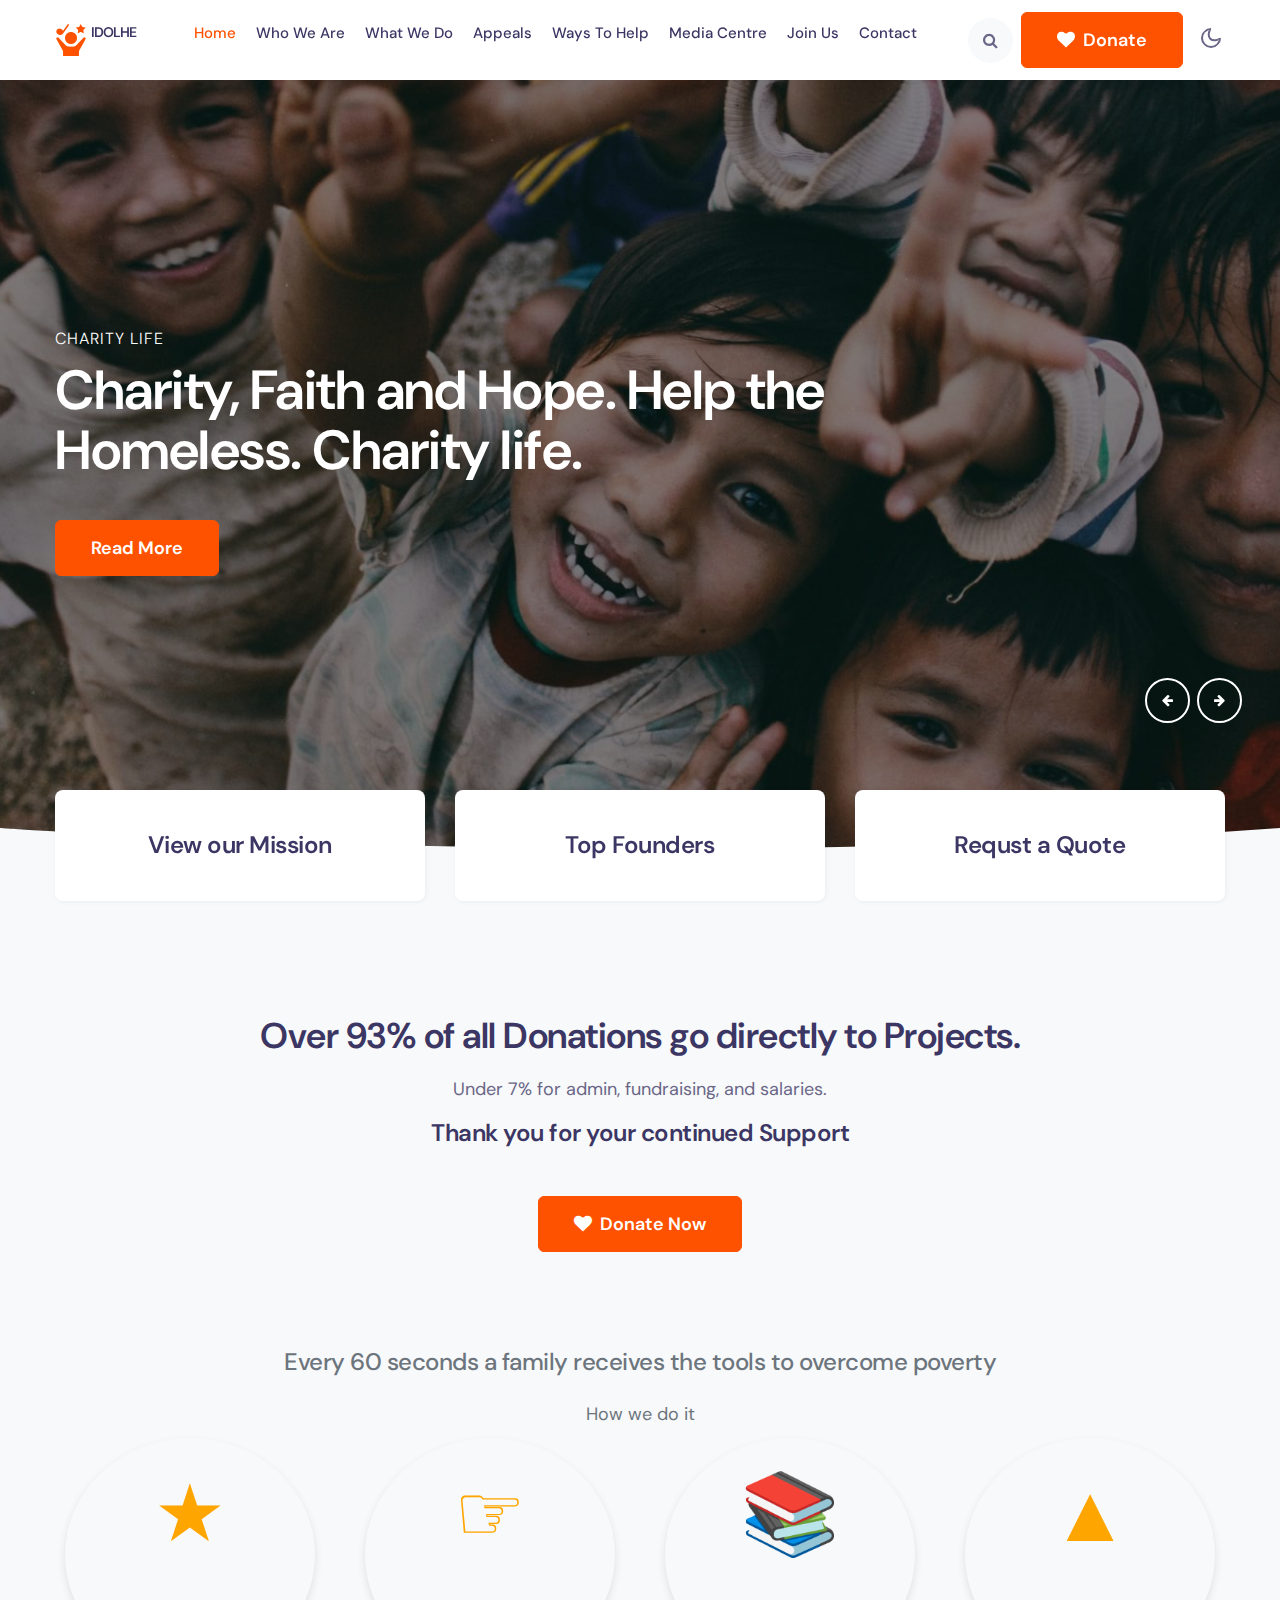
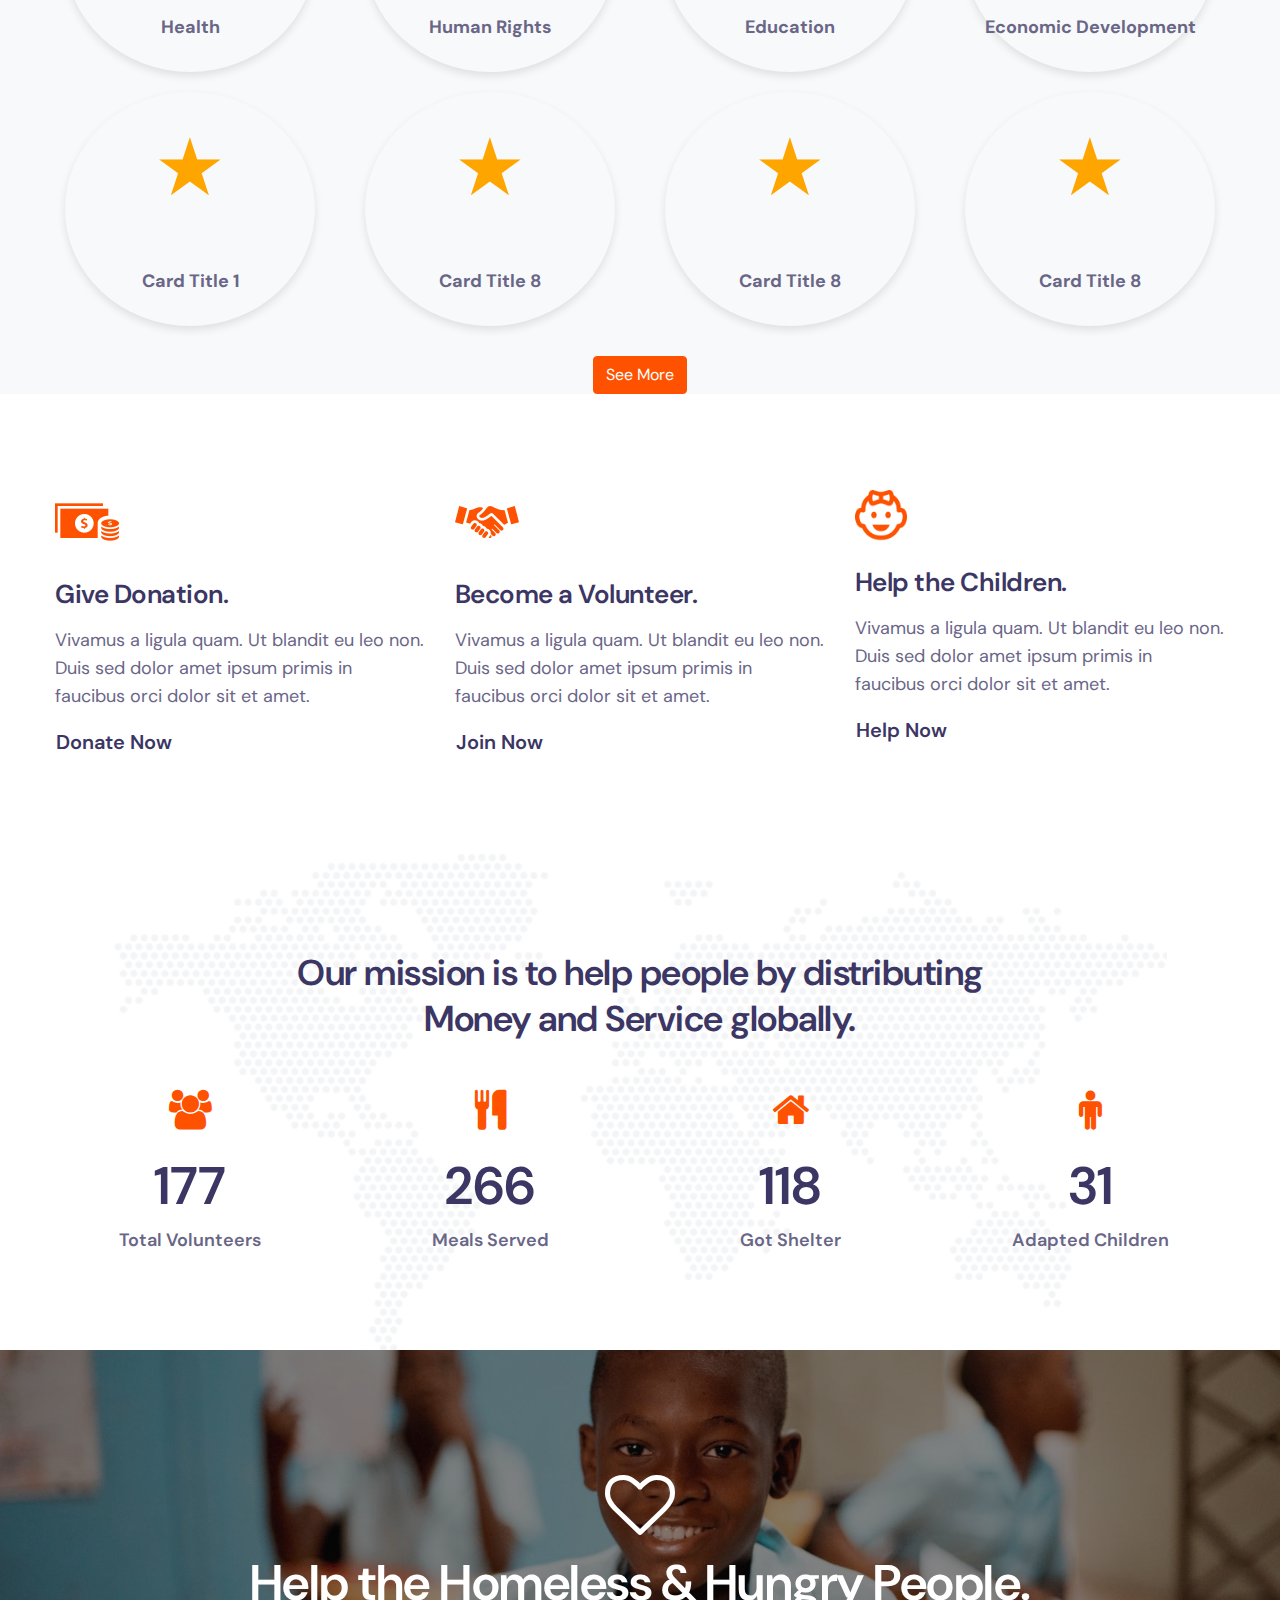
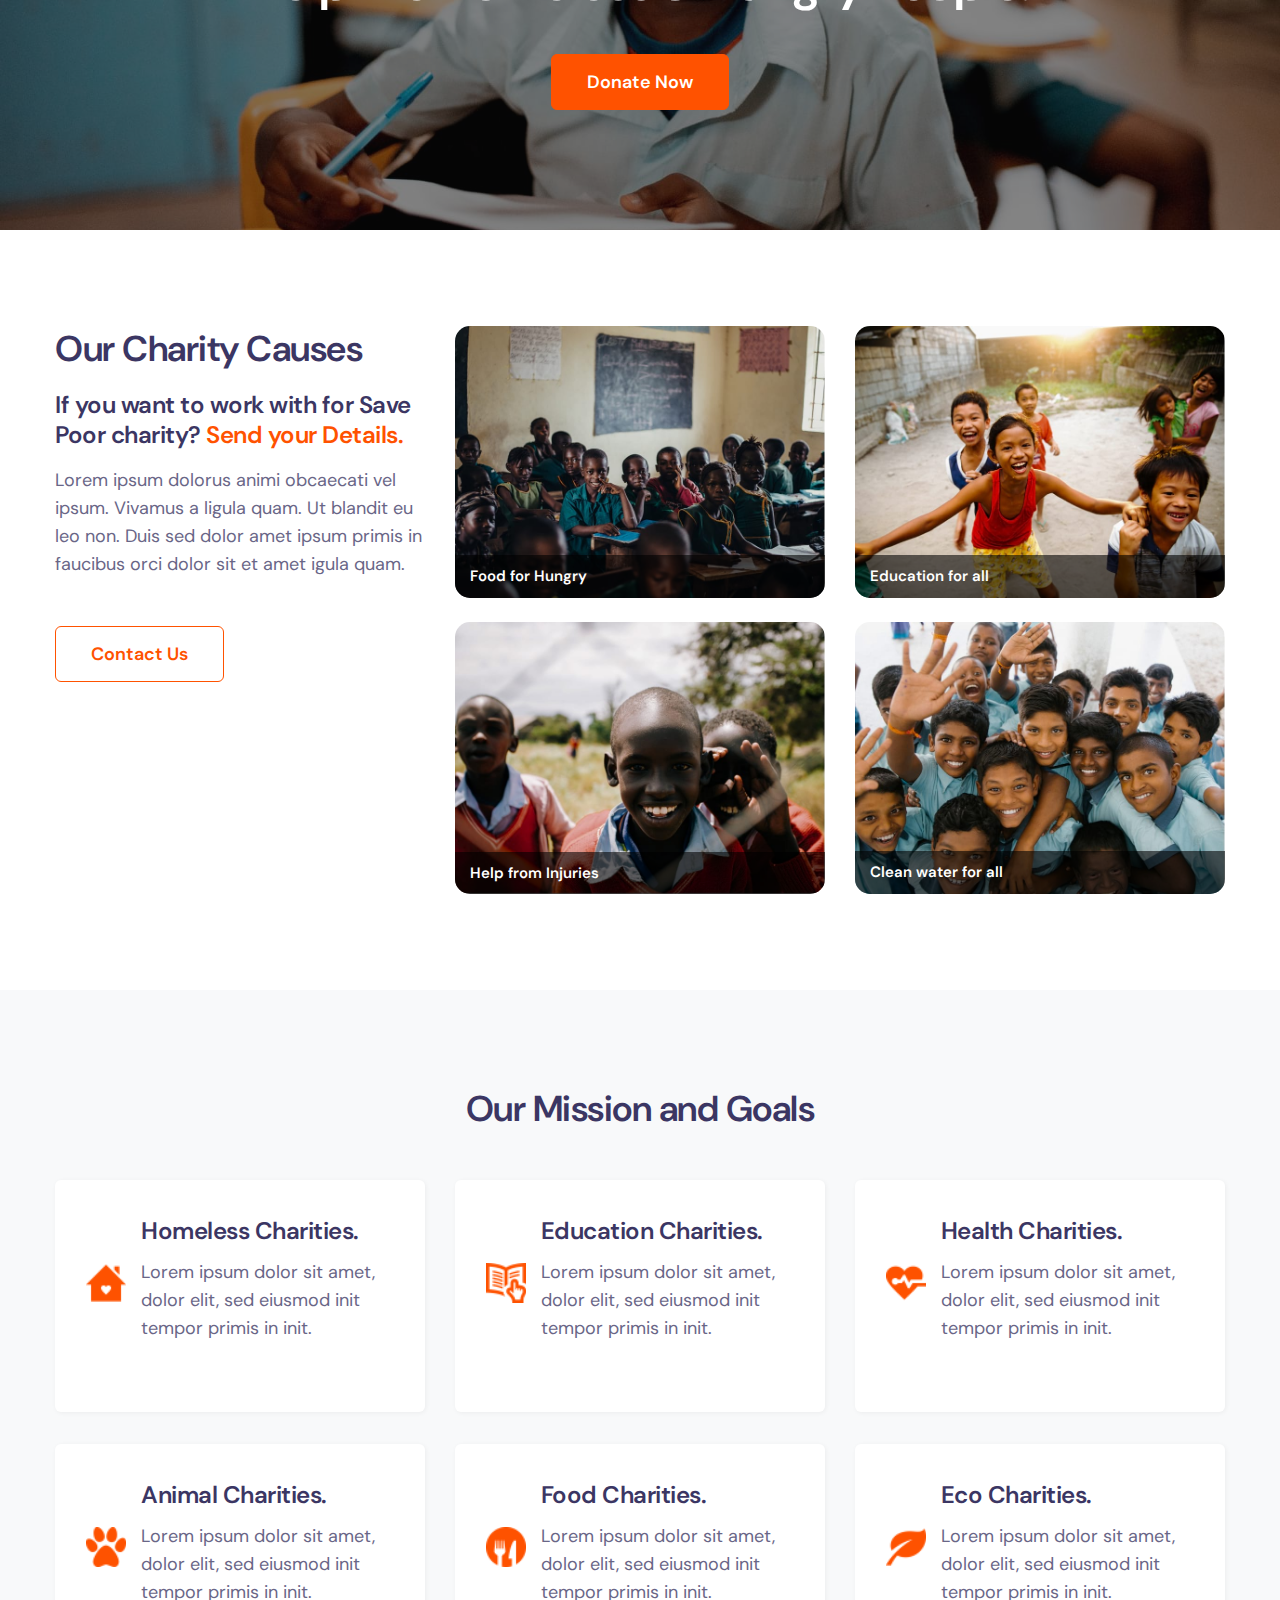
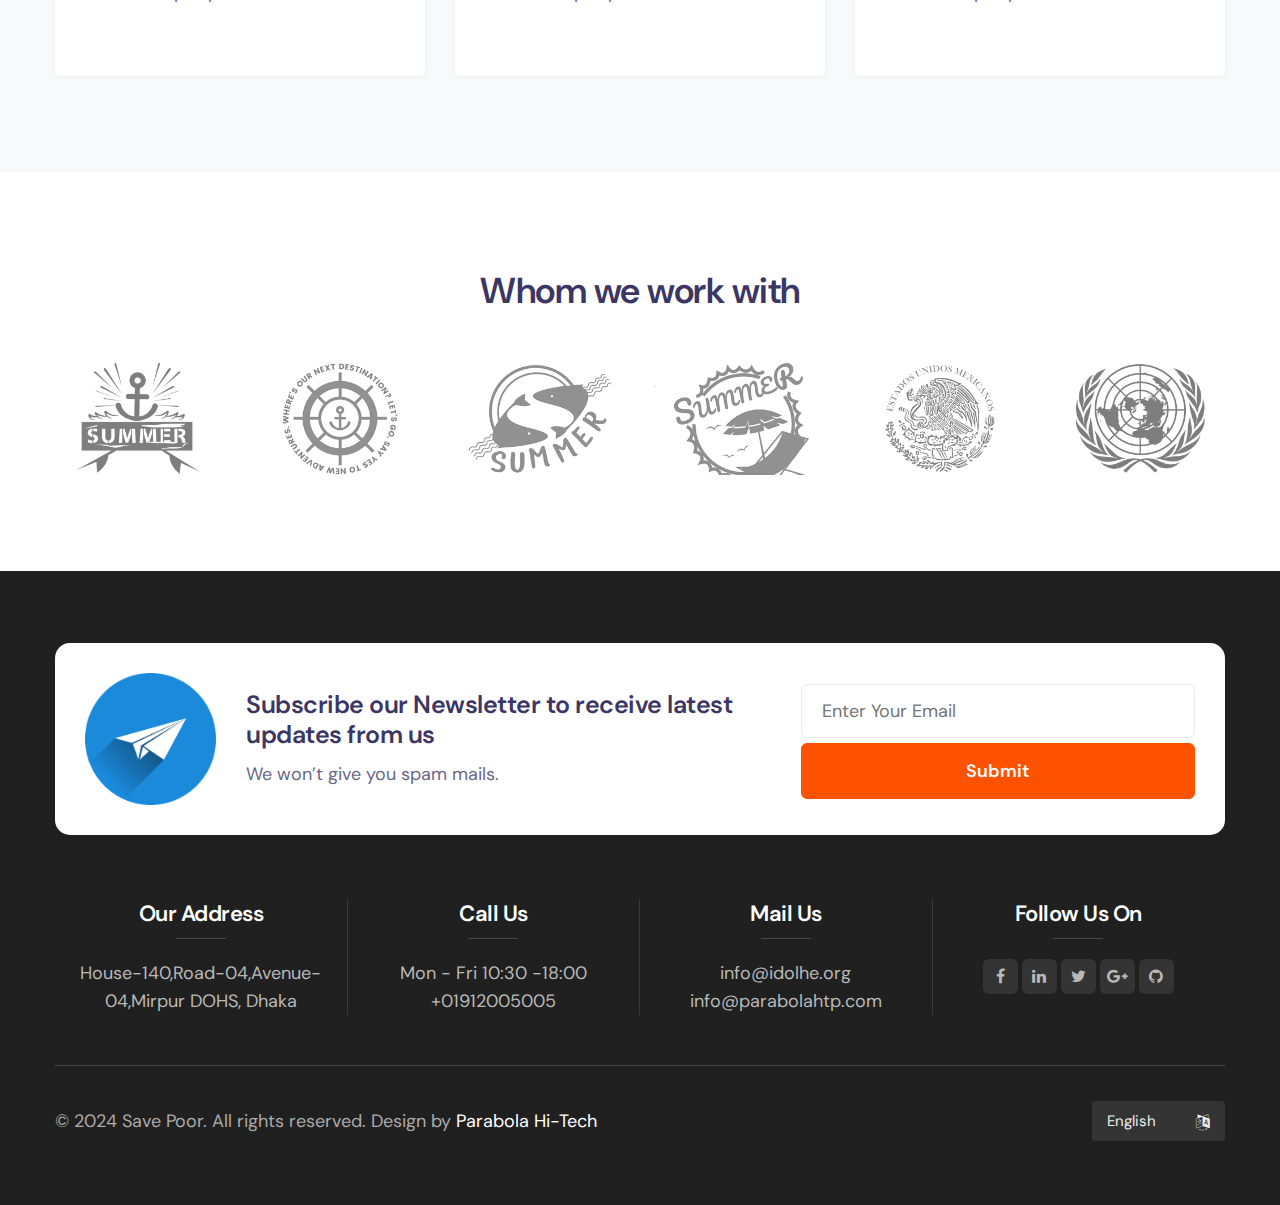
<file: index.html>
<!--
Author: W3layouts
Author URL: http://w3layouts.com
-->
<!doctype html>
<html lang="en">
  <head>
    <!-- Required meta tags -->
    <meta charset="utf-8">
    <meta name="viewport" content="width=device-width, initial-scale=1, shrink-to-fit=no">

    <title>IDOLHE</title>

    <link href="//fonts.googleapis.com/css2?family=DM+Sans:wght@400;700&display=swap" rel="stylesheet">
    
    <!-- Template CSS -->
    <link rel="stylesheet" href="assets/css/style-starter.css">
    <link rel="stylesheet" href="assets/css/new.css">
    
  </head>
  <body>
<!--header-->
<header id="site-header" class="fixed-top">
  <div class="container">
    <nav class="navbar navbar-expand-lg stroke">
      <h1><a class="navbar-brand mr-lg-5" href="index.html">
        <img src="assets/images/logo.png" alt="Your logo" title="Your logo" />IDOLHE
        </a></h1>
      <!-- if logo is image enable this   
    <a class="navbar-brand" href="#index.html">
        <img src="image-path" alt="Your logo" title="Your logo" style="height:35px;" />
    </a> -->
      <button class="navbar-toggler  collapsed bg-gradient" type="button" data-toggle="collapse"
        data-target="#navbarTogglerDemo02" aria-controls="navbarTogglerDemo02" aria-expanded="false"
        aria-label="Toggle navigation">
        <span class="navbar-toggler-icon fa icon-expand fa-bars"></span>
        <span class="navbar-toggler-icon fa icon-close fa-times"></span>
        </span>
      </button>

      <div class="collapse navbar-collapse" id="navbarTogglerDemo02">
        <ul class="navbar-nav w-100">
          <li class="nav-item active">
            <a class="nav-link" href="index.html">Home <span class="sr-only">(current)</span></a>
          </li>
          <li class="nav-item @@about__active dropdown">
            <a class="nav-link dropbtn" href="about.html">Who We Are</i></a>
            <div class="dropdown-conf">
                
                <div class="row">
                  <div class="coli">
                   
                    <a href="#">Why IDOLHE</a>
                    <a href="#">Financial Information</a>
                    
                  </div>
                  <div class="coli">
                    
                    <a href="idolhe_team.html">IDOLHE Team</a>
                    <a href="#">Ratings</a>
                    <a href="#">Partners</a>
                  </div>
                  <div class="coli">
                  
                    <a href="#">People</a>
                    <a href="#">FAQ</a>
                    
                  </div>
                </div>
              </div>
            
          </li>
          <li class="nav-item @@causes__active dropdown">
            <a class="nav-link dropbtn" href="causes.html">What We Do</a>
            <div class="dropdown-con">
                
                <div class="rn">
                  <div class="coli">
                    
                    <a href="#">Where We Work</a>
                    <a href="#">POlicy</a>
                    <a href="#">Emergency Response</a>
                  </div>
                  <div class="coli">
                    
                    <a href="#">Health</a>
                    <a href="#">Education</a>
                    <a href="#">Climate Change</a>
                  </div>
                  
                </div>
              </div>
          </li>
          <li class="nav-item @@contact__active dropdown">
            <a class="nav-link dropbtn" href="contact.html">Appeals</a>
            <div class="dropdown-content">
                <a href="#">Current Appeals</a>
                <a href="#">Completed Appeals</a>
                <a href="#">Global Giving Appeals</a>
                
              </div>
          </li>
           <li class="nav-item @@contact__active dropdown">
            <a class="nav-link dropbtn" href="contact.html">Ways To Help</a>
            <div class="dropdown-content">
                <a href="#">Ways To Give</a>
                <a href="#">Advocacy For Needy</a>
                <a href="#">Events</a>
                <a href="#">Gifts</a>
                <a href="#">Plan Your Legacy</a>
                
              </div>
          </li>
           <!-- <li class="nav-item @@contact__active dropdown">
            <a class="nav-link dropbtn" href="contact.html">Gifts Catalog</a>
            <div class="dropdown-content">
                <a href="#">Popular Gifts</a>
                <a href="#">By Price</a>
                <a href="#">By Category</a>
                <a href="#">All Categories</a>
                
              </div>
          </li> -->
           <li class="nav-item @@contact__active dropdown">
            <a class="nav-link dropbtn" href="contact.html">Media Centre</a>
            <div class="dropdown-content">
                <a href="#">News</a>
                <a href="#">Blog</a>
                <a href="#">Gallery</a>
                
              </div>
          </li>
           <li class="nav-item @@contact__active dropdown">
            <a class="nav-link dropbtn" href="contact.html">Join Us</a>
            <div class="dropdown-con">
                
                <div class="rn">
                  <div class="coli">
                    
                    <a href="#">Career</a>
                    <a href="#">Volunteers</a>
                    
                  </div>
                  <div class="coli">
                    
                    <a href="#">Adviser</a>
                    <a href="#">Counselor</a>
                    
                  </div>
                  
                  
                </div>
              </div>
          </li>
           <li class="nav-item @@contact__active ">
            <a class="nav-link " href="contact.html">Contact</a>
            
          </li>
          <li class="ml-lg-auto mr-lg-0 m-auto">
            <!--/search-right-->
            <div class="search-right">
              <a href="#search" title="search"><span class="fa fa-search" aria-hidden="true"></span></a>
              <!-- search popup -->
              <div id="search" class="pop-overlay">
                  <div class="popup">
                      <h4 class="mb-3">Search here</h4>
                      <form action="error.html" method="GET" class="search-box">
                          <input type="search" placeholder="Enter Keyword" name="search" required="required"
                              autofocus="">
                          <button type="submit" class="btn btn-style btn-primary">Search</button>
                      </form>

                  </div>
                  <a class="close" href="#close">×</a>
              </div>
              <!-- /search popup -->
          </div>
          <!--//search-right-->
          </li>
          <li class="align-self">
            <a href="#donate" class="btn btn-style btn-primary ml-lg-2 mr-lg-2"><span class="fa fa-heart mr-1"></span> Donate</a>
          </li>
        </ul>
      </div>
      <!-- toggle switch for light and dark theme -->
      <div class="mobile-position">
        <nav class="navigation">
          <div class="theme-switch-wrapper">
            <label class="theme-switch" for="checkbox">
              <input type="checkbox" id="checkbox">
              <div class="mode-container">
                <i class="gg-sun"></i>
                <i class="gg-moon"></i>
              </div>
            </label>
          </div>
        </nav>
      </div>
      <!-- //toggle switch for light and dark theme -->
    </nav>
  </div>
</header>
<!-- //header -->
<!-- main-slider -->
<section class="w3l-main-slider" id="home">
    <div class="companies20-content">
        <div class="owl-one owl-carousel owl-theme">
            <div class="item">
                <li>
                    <div class="slider-info banner-view bg bg2">
                        <div class="banner-info">
                            <div class="container">
                                <div class="banner-info-bg text-left">
                                    <p>Charity Life</p>
                                    <h5>Charity, Faith and Hope. Help the Homeless. Charity life.</h5>
                                    <a href="about.html" class="btn btn-primary btn-style">Read More</a>
                                </div>
                            </div>
                        </div>
                    </div>
                </li>
            </div>
            <div class="item">
                <li>
                    <div class="slider-info  banner-view banner-top1 bg bg2">
                        <div class="banner-info">
                            <div class="container">
                                <div class="banner-info-bg text-left">
                                    <p>Save Children</p>
                                    <h5>Donate with Kindness. Every amount Donated by you Counts.</h5>
                                    <a href="about.html" class="btn btn-primary btn-style">Read More</a>
                                </div>
                            </div>
                        </div>
                    </div>
                </li>
            </div>
            <div class="item">
                <li>
                    <div class="slider-info banner-view banner-top2 bg bg2">
                        <div class="banner-info">
                            <div class="container">
                                <div class="banner-info-bg text-left">
                                    <p>Unconditional Help</p>
                                    <h5>Give a Helping hand. We all need to come together. Our Mission.</h5>
                                    <a href="about.html" class="btn btn-primary btn-style">Read More</a>
                                </div>
                            </div>
                        </div>
                    </div>
                </li>
            </div>
            <div class="item">
                <li>
                    <div class="slider-info banner-view banner-top3 bg bg2">
                        <div class="banner-info">
                            <div class="container">
                                <div class="banner-info-bg text-left">
                                    <p>Unconditional Help</p>
                                    <h5>Should Children suffer this way? Don't leave Orphans alone</h5>
                                    <a href="about.html" class="btn btn-primary btn-style">Read More</a>
                                </div>
                            </div>
                        </div>
                    </div>
                </li>
            </div>
        </div>
    </div>
</section>
<!-- /main-slider -->
<!-- banner image bottom shape -->
<div class="position-relative">
    <div class="shape overflow-hidden">
        <svg viewBox="0 0 2880 48" fill="none" xmlns="http://www.w3.org/2000/svg">
            <path d="M0 48H1437.5H2880V0H2160C1442.5 52 720 0 720 0H0V48Z" fill="currentColor">
            </path>
        </svg>
    </div>
</div>
<!-- //banner image bottom shape -->
<!-- home page block1 -->
<section class="homeblock1">
    <div class="container">
        <div class="row">
            <div class="col-lg-4 col-md-6 col-sm-12">
                <div class="box-wrap">
                    <h4><a href="#mission">View our Mission</a></h4>
                </div>
            </div>
            <div class="col-lg-4 col-md-6 col-sm-12 mt-md-0 mt-sm-4 mt-3">
                <div class="box-wrap">
                    <h4><a href="#team">Top Founders</a></h4>
                </div>
            </div>
            <div class="col-lg-4 col-md-6 col-sm-12 mt-lg-0 mt-sm-4 mt-3">
                <div class="box-wrap">
                    <h4><a href="contact.html">Requst a Quote</a></h4>
                </div>
            </div>
        </div>
    </div>
</section>
<!-- //home page block1 -->
<!-- middle -->
	<div class="middle py-5" id="facts">
		<div class="container pt-lg-3">
			<div class="welcome-left text-center py-md-5 py-3">
                <h3 class="title-big">Over 93% of all Donations go directly to Projects.</h3>
                <p class="my-3">Under 7% for admin, fundraising, and salaries.</p>
                <h4>Thank you for your continued Support </h4>
				<a href="#donate" class="btn btn-style btn-primary mt-sm-5 mt-4"><span class="fa fa-heart mr-1"></span> Donate Now</a>
			</div>
		</div>
	</div>
	<!-- //middle -->

<!-- /bottom-grids-->
<section>

    <div class="container">
        <h4 style="text-align: center; color: #6c757d">Every 60 seconds a family receives the tools to overcome poverty

            </h4> <br>
            <p style="text-align: center; color:#6c757d">How we do it</p>

        <div class="row" id="initial-cards">

          <!-- Initial 8 cards -->
          <div class="col-md-6 col-lg-3">
            <div class="icon-card">
              <div class="icon">&#9733;</div>
              <div class="card-title">Health</div>
            </div>
          </div>
          <div class="col-md-6 col-lg-3">
            <div class="icon-card">
              <div class="icon">&#9758;</div>
              <div class="card-title">Human Rights</div>
            </div>
          </div>
          <div class="col-md-6 col-lg-3">
            <div class="icon-card">
              <div class="icon">&#128218;</div>
              <div class="card-title">Education</div>
            </div>
          </div>
          <div class="col-md-6 col-lg-3">
            <div class="icon-card">
              <div class="icon">&#9650;</div>
              <div class="card-title">Economic Development</div>
            </div>
          </div>
          <div class="col-md-6 col-lg-3">
            <div class="icon-card">
              <div class="icon">&#9733;</div>
              <div class="card-title">Card Title 1</div>
            </div>
          </div>

          

              
    
          <!-- Repeat this block for the remaining 7 cards -->
          <!-- ... -->
    
          <div class="col-md-6 col-lg-3">
            <div class="icon-card">
              <div class="icon">&#9733;</div>
              <div class="card-title">Card Title 8</div>
            </div>
          </div>
          <div class="col-md-6 col-lg-3">
            <div class="icon-card">
              <div class="icon">&#9733;</div>
              <div class="card-title">Card Title 8</div>
            </div>
          </div>
          <div class="col-md-6 col-lg-3">
            <div class="icon-card">
              <div class="icon">&#9733;</div>
              <div class="card-title">Card Title 8</div>
            </div>
          </div>
        </div>
    
        <!-- "See All" button -->
        <div class="see-all-btn text-center">
          <button class="btn btn-primary" id="seeAllButton">See More</button>
        </div>
    
        <div class="row see-all" id="see-all-cards">
          <!-- Additional 8 cards initially hidden -->
          <!-- Repeat this block for the next 8 cards -->
          <!-- ... -->
        </div>
      </div>
</section>

<section class="w3l-bottom-grids-6 py-5">
    <div class="container py-lg-5 py-md-4 py-2">
        <div class="grids-area-hny main-cont-wthree-fea row">
            <div class="col-lg-4 col-md-6 grids-feature">
                <div class="area-box">
                    <img src="assets/images/donate.png" alt="">
                    <h4><a href="#feature" class="title-head">Give Donation.</a></h4>
                    <p class="mb-3">Vivamus a ligula quam. Ut blandit eu leo non. Duis sed dolor amet ipsum primis in faucibus orci dolor sit et amet.</p>
                    <a href="#donate" class="btn btn-text">Donate Now </a>
                </div>
            </div>
            <div class="col-lg-4 col-md-6 grids-feature mt-md-0 mt-5">
                <div class="area-box">
                    <img src="assets/images/volunteer.png" alt="">
                    <h4><a href="#feature" class="title-head">Become a Volunteer.</a></h4>
                    <p class="mb-3">Vivamus a ligula quam. Ut blandit eu leo non. Duis sed dolor amet ipsum primis in faucibus orci dolor sit et amet.</p>
                    <a href="contact.html" class="btn btn-text">Join Now </a>
                </div>
            </div>
            <div class="col-lg-4 col-md-6 grids-feature mt-lg-0 mt-5">
                <div class="area-box">
                    <img src="assets/images/child.png" alt="" width="52px"> 
                    <h4><a href="#feature" class="title-head">Help the Children.</a></h4>
                    <p class="mb-3">Vivamus a ligula quam. Ut blandit eu leo non. Duis sed dolor amet ipsum primis in faucibus orci dolor sit et amet.</p>
                    <a href="#donate" class="btn btn-text">Help Now </a>
                </div>
            </div>
        </div>
    </div>
</section>
<!-- //bottom-grids-->
<!-- stats -->
<section class="w3_stats py-5" id="stats">
    <div class="container py-lg-5 py-md-4 py-2">
        <div class="title-content text-center">
            <h3 class="title-big">Our mission is to help people by distributing Money and Service globally.</h3>
        </div>
        <div class="w3-stats text-center">
            <div class="row">
                <div class="col-md-3 col-6">
                    <div class="counter">
                        <span class="fa fa-users"></span>
                        <div class="timer count-title count-number mt-3" data-to="1500" data-speed="1500"></div>
                        <p class="count-text ">Total Volunteers</p>
                    </div>
                </div>
                <div class="col-md-3 col-6">
                    <div class="counter">
                        <span class="fa fa-cutlery"></span>
                        <div class="timer count-title count-number mt-3" data-to="2256" data-speed="1500"></div>
                        <p class="count-text ">Meals Served</p>
                    </div>
                </div>
                <div class="col-md-3 col-6">
                    <div class="counter">
                        <span class="fa fa-home"></span>
                        <div class="timer count-title count-number mt-3" data-to="1000" data-speed="1500"></div>
                        <p class="count-text ">Got Shelter</p>
                    </div>
                </div>
                <div class="col-md-3 col-6">
                    <div class="counter">
                        <span class="fa fa-male"></span>
                        <div class="timer count-title count-number mt-3" data-to="260" data-speed="1500"></div>
                        <p class="count-text ">Adapted Children</p>
                    </div>
                </div>
            </div>
        </div>
    </div>
</section>
<!-- //stats -->
<!-- bg -->
<div class="w3l-bg py-5">
    <div class="container py-lg-5 py-md-4">
        <div class="welcome-left text-center py-lg-4">
            <span class="fa fa-heart-o"></span>
            <h3 class="title-big">Help the Homeless & Hungry People.</h3>
            <a href="#donate" class="btn btn-style btn-primary mt-sm-5 mt-4">Donate Now</a>
        </div>
    </div>
</div>
<!-- //bg -->
<section class="w3l-index5 py-5" id="causes">
    <div class="container py-lg-5 py-md-4">
        <div class="row">
            <div class="col-lg-4">
                <div class="header-section">
                    <h3 class="title-big">Our Charity Causes </h3>
                    <h4>If you want to work with for Save Poor charity? <a href="#url">Send your Details.</a></h4>
                    <p class="mt-3 mb-lg-5 mb-4"> Lorem ipsum dolorus animi obcaecati vel ipsum. Vivamus a ligula quam.
                        Ut blandit eu leo non. Duis sed dolor amet ipsum primis in faucibus orci dolor sit et amet igula quam.</p>
                </div>
                <a href="contact.html" class="btn btn-outline-primary btn-style">Contact Us</a>
            </div>
            <div class="col-lg-4 col-md-6 mt-lg-0 mt-5">
                <div class="img-block">
                    <a href="causes.html">
                        <img src="assets/images/blog5.jpg" class="img-fluid radius-image-full" alt="image" />
                        <span class="title">Food for Hungry</span>
                    </a>
                </div>
                <div class="img-block mt-4">
                    <a href="causes.html"> <img src="assets/images/blog2.jpg" class="img-fluid radius-image-full"
                            alt="image" />
                        <span class="title">Help from Injuries</span>
                    </a>
                </div>
            </div>
            <div class="col-lg-4 col-md-6 mt-lg-0 mt-md-5 mt-4">
                <div class="img-block">
                    <a href="causes.html"> <img src="assets/images/blog3.jpg" class="img-fluid radius-image-full"
                            alt="image" />
                        <span class="title">Education for all</span>
                    </a>
                </div>
                <div class="img-block mt-4">
                    <a href="causes.html">
                        <img src="assets/images/blog4.jpg" class="img-fluid radius-image-full" alt="image" />
                        <span class="title">Clean water for all</span>
                    </a>
                </div>
            </div>
        </div>
    </div>
</section>

<section class="w3-services-ab py-5" id="mission">
    <div class="container py-lg-5 py-md-4">
        <h3 class="title-big text-center mb-5">Our Mission and Goals</h3>
        <div class="w3-services-grids">
            <div class="fea-gd-vv row">
                <div class="col-lg-4 col-md-6">
                    <div class="float-lt feature-gd">
                        <div class="icon">
                            <img src="assets/images/home.png" alt="" class="img-fluid">
                        </div>
                        <div class="icon-info">
                            <h5>Homeless Charities.</h5>
                            <p> Lorem ipsum dolor sit amet, dolor elit, sed eiusmod init
                                tempor primis in init.</p>

                        </div>
                    </div>
                </div>
                <div class="col-lg-4 col-md-6 mt-md-0 mt-4">
                    <div class="float-mid feature-gd">
                        <div class="icon">
                            <img src="assets/images/education.png" alt="" class="img-fluid">
                        </div>
                        <div class="icon-info">
                            <h5>Education Charities.</h5>
                            <p> Lorem ipsum dolor sit amet, dolor elit, sed eiusmod init
                                tempor primis in init.</p>
                        </div>
                    </div>
                </div>
                <div class="col-lg-4 col-md-6 mt-lg-0 mt-4">
                    <div class="float-rt feature-gd">
                        <div class="icon">
                            <img src="assets/images/health.png" alt="" class="img-fluid">
                        </div>
                        <div class="icon-info">
                            <h5>Health Charities.</h5>
                            <p> Lorem ipsum dolor sit amet, dolor elit, sed eiusmod init
                                tempor primis in init.</p>
                        </div>
                    </div>
                </div>
                <div class="col-lg-4 col-md-6 mt-4 pt-md-2">
                    <div class="float-lt feature-gd">
                        <div class="icon">
                            <img src="assets/images/icon1.png" alt="" class="img-fluid">
                        </div>
                        <div class="icon-info">
                            <h5>Animal Charities.</h5>
                            <p> Lorem ipsum dolor sit amet, dolor elit, sed eiusmod init
                                tempor primis in init.</p>

                        </div>
                    </div>
                </div>
                <div class="col-lg-4 col-md-6 mt-4 pt-md-2">
                    <div class="float-lt feature-gd">
                        <div class="icon">
                            <img src="assets/images/food.png" alt="" class="img-fluid">
                        </div>
                        <div class="icon-info">
                            <h5>Food Charities.</h5>
                            <p> Lorem ipsum dolor sit amet, dolor elit, sed eiusmod init
                                tempor primis in init.</p>

                        </div>
                    </div>
                </div>
                <div class="col-lg-4 col-md-6 mt-4 pt-md-2">
                    <div class="float-lt feature-gd">
                        <div class="icon">
                            <img src="assets/images/eco.png" alt="" class="img-fluid">
                        </div>
                        <div class="icon-info">
                            <h5>Eco Charities.</h5>
                            <p> Lorem ipsum dolor sit amet, dolor elit, sed eiusmod init
                                tempor primis in init.</p>

                        </div>
                    </div>
                </div>
            </div>
        </div>
    </div>
</section>

<section class="w3l-clients py-5" id="clients">
    <div class="call-w3 py-lg-5 py-md-4">
        <div class="container">
            <h3 class="title-big text-center">Whom we work with</h3>
            <div class="company-logos text-center mt-5">
                <div class="row logos">
                    <div class="col-lg-2 col-md-3 col-4">
                        <img src="assets/images/brand1.png" alt="" class="img-fluid">
                    </div>
                    <div class="col-lg-2 col-md-3 col-4">
                        <img src="assets/images/brand2.png" alt="" class="img-fluid">
                    </div>
                    <div class="col-lg-2 col-md-3 col-4">
                        <img src="assets/images/brand3.png" alt="" class="img-fluid">
                    </div>
                    <div class="col-lg-2 col-md-3 col-4 mt-md-0 mt-4">
                        <img src="assets/images/brand4.png" alt="" class="img-fluid">
                    </div>
                    <div class="col-lg-2 col-md-3 col-4 mt-lg-0 mt-4">
                        <img src="assets/images/brand5.png" alt="" class="img-fluid">
                    </div>
                    <div class="col-lg-2 col-md-3 col-4 mt-lg-0 mt-4">
                        <img src="assets/images/brand6.png" alt="" class="img-fluid">
                    </div>
                </div>
            </div>
        </div>
    </div>
</section>
<!-- footer 14 -->
<div class="w3l-footer-main">
  <div class="w3l-sub-footer-content">
      <section class="_form-3">
          <div class="form-main">
              <div class="container">
                  <div class="middle-section grid-column top-bottom">
                      <div class="image grid-three-column">
                          <img src="assets/images/subscribe.png" alt="" class="img-fluid radius-image-full">
                      </div>
                      <div class="text-grid grid-three-column">
                          <h2>Subscribe our Newsletter to receive latest updates from us</h2>
                          <p>We won’t give you spam mails.</p>
                      </div>
                      <div class="form-text grid-three-column">
                          <form action="/" method="GET">
                              <input type="email" name=" placeholder" placeholder="Enter Your Email" required="">
                              <button type="submit" class="btn btn-style btn-primary">Submit</button>
                          </form>
                      </div>
                  </div>
              </div>
          </div>
      </section>
      <!-- Footers-14 -->
      <footer class="footer-14">
          <div id="footers14-block">
              <div class="container">
                  <div class="footers20-content">
                      <div class="d-grid grid-col-4 grids-content">
                          <div class="column">
                              <h4>Our Address</h4>
                                <p> House-140,Road-04,Avenue-04,Mirpur DOHS, Dhaka</p>
                          </div>
                          <div class="column">
                              <h4>Call Us</h4>
                              <p>Mon - Fri 10:30 -18:00</p>
                              <p><a href="tel:+44-000-888-999">+01912005005</a></p>
                          </div>
                          <div class="column">
                              <h4>Mail Us</h4>
                              <p><a href="mailto:info@idolhe.org">info@idolhe.org</a></p>
                              <p><a href="mailto:no.reply@idolhe.org">info@parabolahtp.com</a></p>
                          </div>
                          <div class="column">
                              <h4>Follow Us On</h4>
                              <ul>
                                  <li><a href="#facebook"><span class="fa fa-facebook"
                                              aria-hidden="true"></span></a>
                                  </li>
                                  <li><a href="#linkedin"><span class="fa fa-linkedin"
                                              aria-hidden="true"></span></a>
                                  </li>
                                  <li><a href="#twitter"><span class="fa fa-twitter"
                                              aria-hidden="true"></span></a>
                                  </li>
                                  <li><a href="#google"><span class="fa fa-google-plus"
                                              aria-hidden="true"></span></a>
                                  </li>
                                  <li><a href="#github"><span class="fa fa-github" aria-hidden="true"></span></a>
                                  </li>
                              </ul>
                          </div>
                      </div>
                  </div>
                  <div class="footers14-bottom d-flex">
                      <div class="copyright">
                          <p>© 2024 Save Poor. All rights reserved. Design by <a href="#"
                                  target="_blank">Parabola Hi-Tech </a></p>
                      </div>
                      <div class="language-select d-flex">
                          <span class="fa fa-language" aria-hidden="true"></span>
                          <select>
                              <option>English</option>
                              <option>Estonina</option>
                              <option>Deutsch</option>
                              <option>Nederlan;ds</option>
                          </select>
                      </div>
                  </div>
              </div>
          </div>
          <!-- move top -->
          <button onclick="topFunction()" id="movetop" title="Go to top">
              &uarr;
          </button>
         
          <!-- /move top -->

      </footer>
      <!-- Footers-14 -->
  </div>
</div>
<!-- //footer 14 -->

<script src="assets/js/jquery-3.3.1.min.js"></script> <!-- Common jquery plugin -->

<script src="assets/js/theme-change.js"></script><!-- theme switch js (light and dark)-->
<script src="assets/js/owl.carousel.js"></script>
<script src="assets/js/counter.js"></script>

<!-- script for banner slider-->

<!-- //disable body scroll which navbar is in active -->

<!--bootstrap-->
<script src="assets/js/bootstrap.min.js"></script>
<script src="assets/js/new.js"></script>
<!-- //bootstrap-->
</body>

</html>
</file>
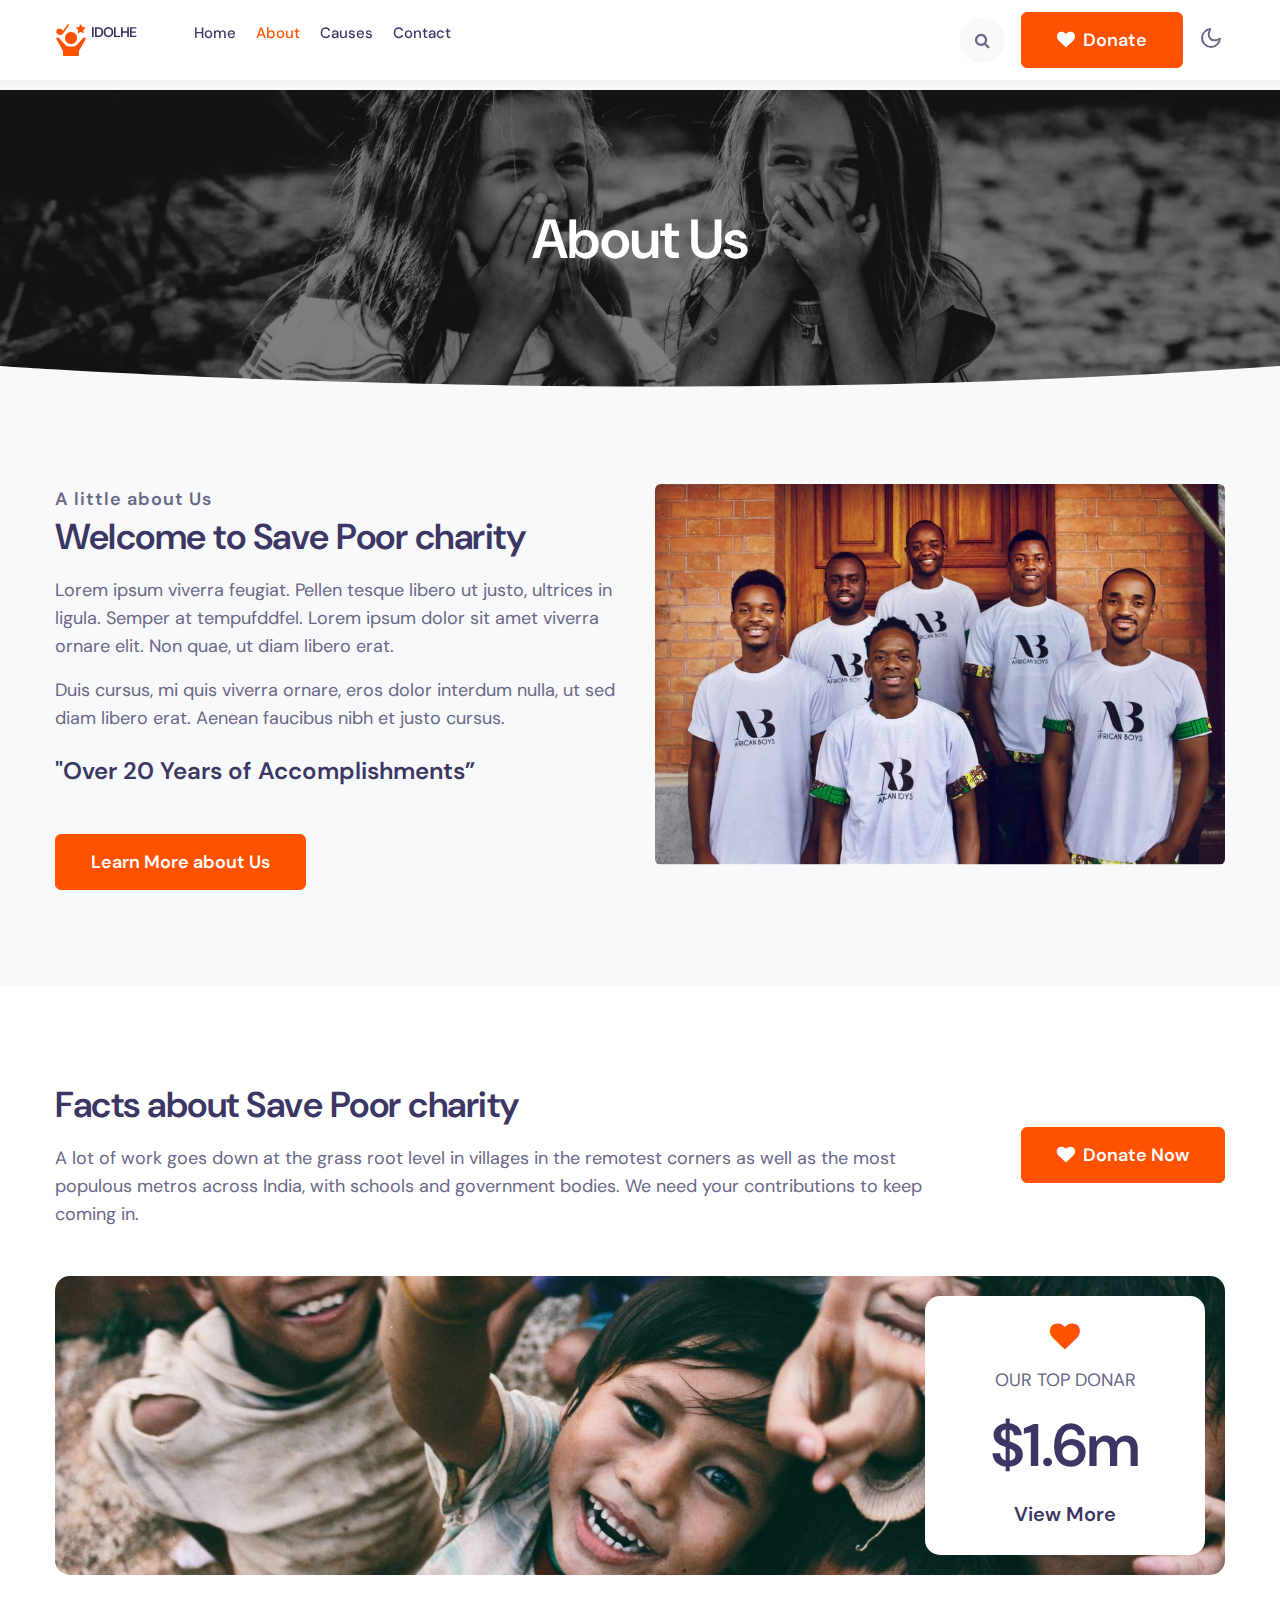
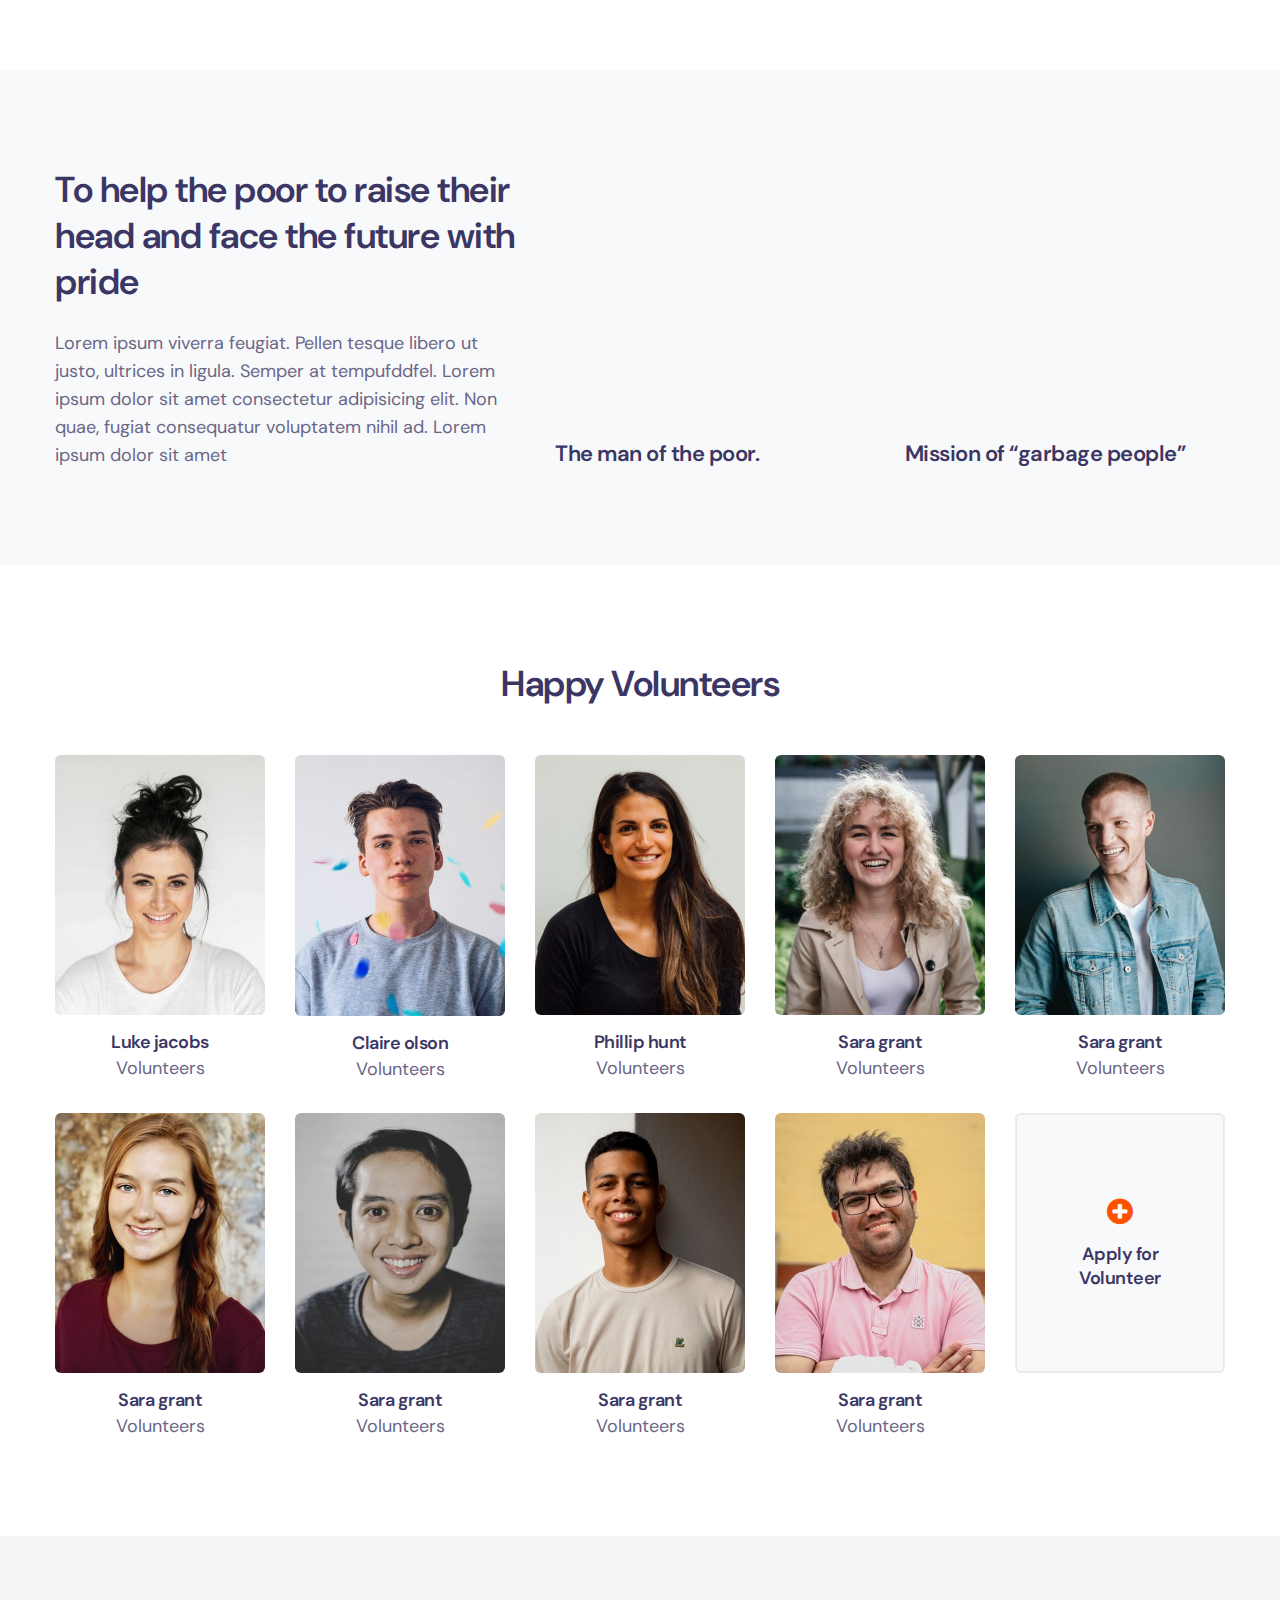
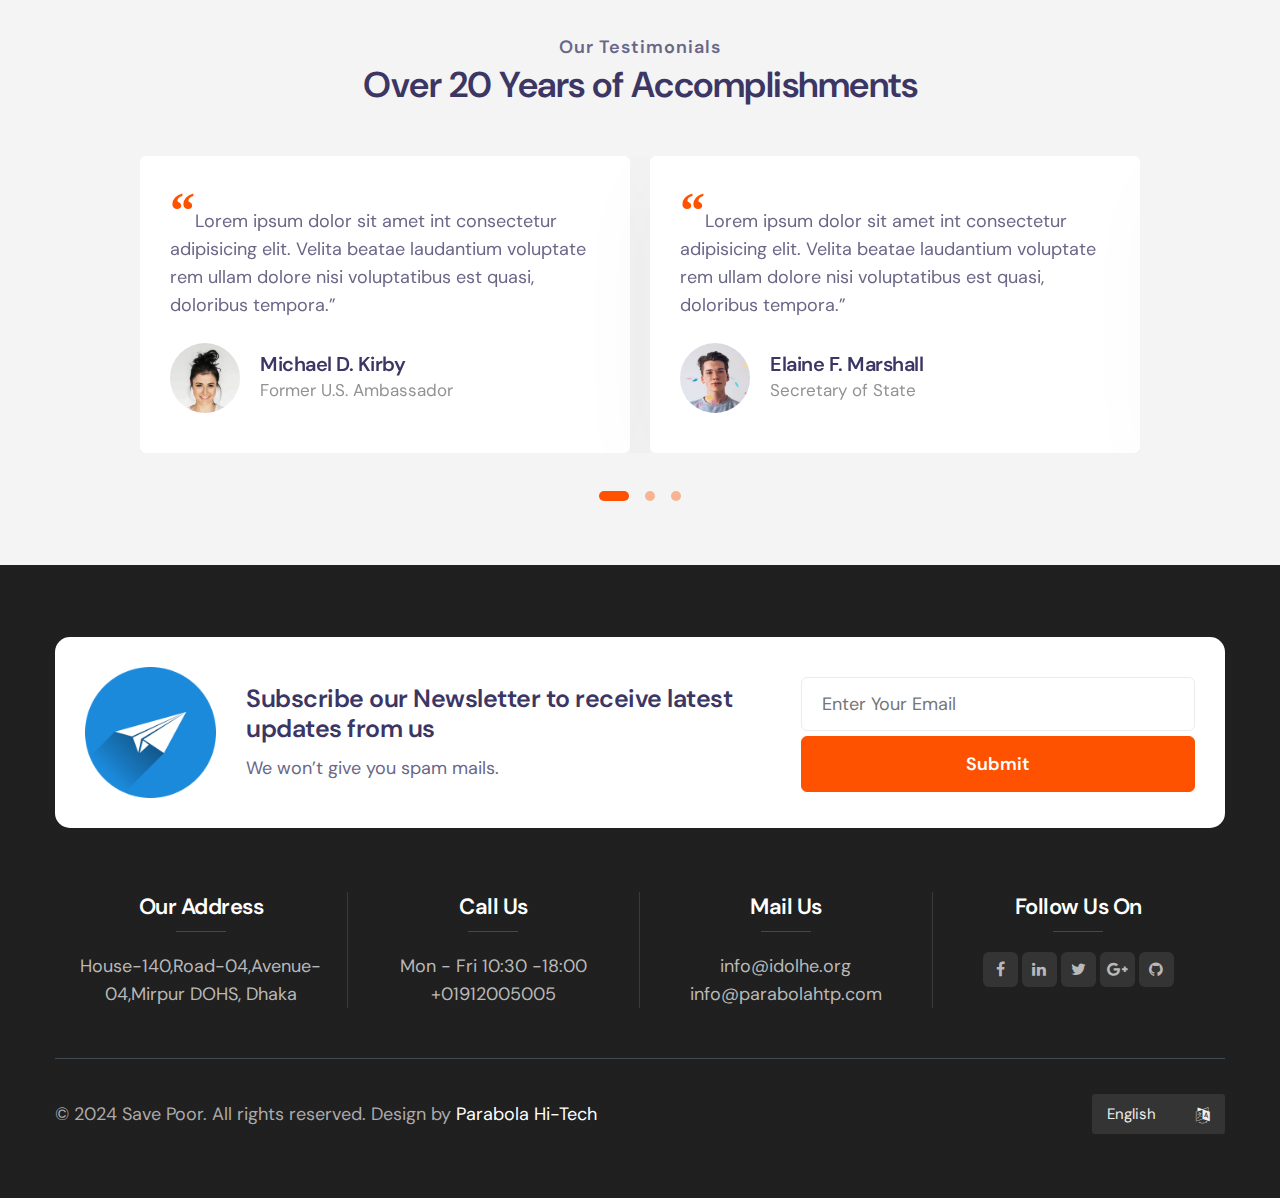
<file: about.html>
<!--
Author: W3layouts
Author URL: http://w3layouts.com
-->
<!doctype html>
<html lang="en">
  <head>
    <!-- Required meta tags -->
    <meta charset="utf-8">
    <meta name="viewport" content="width=device-width, initial-scale=1, shrink-to-fit=no">

    <title>IDOLHE</title>

    <link href="//fonts.googleapis.com/css2?family=DM+Sans:wght@400;700&display=swap" rel="stylesheet">
    
    <!-- Template CSS -->
    <link rel="stylesheet" href="assets/css/style-starter.css">
  </head>
  <body>
<!--header-->
<header id="site-header" class="fixed-top">
  <div class="container">
    <nav class="navbar navbar-expand-lg stroke">
      <h1><a class="navbar-brand mr-lg-5" href="index.html">
        <img src="assets/images/logo.png" alt="Your logo" title="Your logo" />IDOLHE
        </a></h1>
      <!-- if logo is image enable this   
    <a class="navbar-brand" href="#index.html">
        <img src="image-path" alt="Your logo" title="Your logo" style="height:35px;" />
    </a> -->
      <button class="navbar-toggler  collapsed bg-gradient" type="button" data-toggle="collapse"
        data-target="#navbarTogglerDemo02" aria-controls="navbarTogglerDemo02" aria-expanded="false"
        aria-label="Toggle navigation">
        <span class="navbar-toggler-icon fa icon-expand fa-bars"></span>
        <span class="navbar-toggler-icon fa icon-close fa-times"></span>
        </span>
      </button>

      <div class="collapse navbar-collapse" id="navbarTogglerDemo02">
        <ul class="navbar-nav w-100">
          <li class="nav-item @@home__active">
            <a class="nav-link" href="index.html">Home <span class="sr-only">(current)</span></a>
          </li>
          <li class="nav-item active">
            <a class="nav-link" href="about.html">About</a>
          </li>
          <li class="nav-item @@causes__active">
            <a class="nav-link" href="causes.html">Causes</a>
          </li>
          <li class="nav-item @@contact__active">
            <a class="nav-link" href="contact.html">Contact</a>
          </li>
          <li class="ml-lg-auto mr-lg-0 m-auto">
            <!--/search-right-->
            <div class="search-right">
              <a href="#search" title="search"><span class="fa fa-search" aria-hidden="true"></span></a>
              <!-- search popup -->
              <div id="search" class="pop-overlay">
                  <div class="popup">
                      <h4 class="mb-3">Search here</h4>
                      <form action="error.html" method="GET" class="search-box">
                          <input type="search" placeholder="Enter Keyword" name="search" required="required"
                              autofocus="">
                          <button type="submit" class="btn btn-style btn-primary">Search</button>
                      </form>

                  </div>
                  <a class="close" href="#close">×</a>
              </div>
              <!-- /search popup -->
          </div>
          <!--//search-right-->
          </li>
          <li class="align-self">
            <a href="#donate" class="btn btn-style btn-primary ml-lg-3 mr-lg-2"><span class="fa fa-heart mr-1"></span> Donate</a>
          </li>
        </ul>
      </div>
      <!-- toggle switch for light and dark theme -->
      <div class="mobile-position">
        <nav class="navigation">
          <div class="theme-switch-wrapper">
            <label class="theme-switch" for="checkbox">
              <input type="checkbox" id="checkbox">
              <div class="mode-container">
                <i class="gg-sun"></i>
                <i class="gg-moon"></i>
              </div>
            </label>
          </div>
        </nav>
      </div>
      <!-- //toggle switch for light and dark theme -->
    </nav>
  </div>
</header>
<!-- //header -->
<div class="inner-banner">
    <section class="w3l-breadcrumb py-5">
        <div class="container py-lg-5 py-md-3">
            <h2 class="title">About Us</h2>
        </div>
    </section>
</div>
<!-- banner bottom shape -->
<div class="position-relative">
    <div class="shape overflow-hidden">
        <svg viewBox="0 0 2880 48" fill="none" xmlns="http://www.w3.org/2000/svg">
            <path d="M0 48H1437.5H2880V0H2160C1442.5 52 720 0 720 0H0V48Z" fill="currentColor"></path>
        </svg>
    </div>
</div>
<!-- banner bottom shape -->
<section class="w3l-aboutblock1 py-5" id="about">
    <div class="container py-lg-5 py-md-3">
        <div class="row">
            <div class="col-lg-6">
                <h5 class="title-small">A little about Us</h5>
                <h3 class="title-big">Welcome to Save Poor charity</h3>
                <p class="mt-3">Lorem ipsum viverra feugiat. Pellen tesque libero ut justo,
                    ultrices in ligula. Semper at tempufddfel. Lorem ipsum dolor sit amet viverra ornare
                    elit. Non quae, ut diam libero erat.</p>
                <p class="mt-3">Duis cursus, mi quis viverra ornare, eros dolor interdum nulla, ut sed diam libero erat. Aenean faucibus
                    nibh et justo cursus.</p>
                <h3 class="title mt-4">"Over 20 Years of Accomplishments”</h3>
                <a href="#MoreAboutUs" class="btn btn-primary btn-style mt-lg-5 mt-4">Learn More about Us</a>
            </div>
            <div class="col-lg-6 mt-lg-0 mt-5">
                <img src="assets/images/about.jpg" alt="" class="radius-image img-fluid">
            </div>
        </div>
    </div>
</section>
 <!-- forms -->
 <section class="w3l-forms-9 py-5" id="">
     <div class="main-w3 py-lg-5 py-md-3">
         <div class="container">
             <div class="row align-items-center">
                 <div class="main-midd col-lg-9">
                     <h3 class="title-big">Facts about Save Poor charity</h3>
                     <p class="mt-3">A lot of work goes down at the grass root level in villages in the remotest corners
                         as
                         well as the most populous metros across India, with schools and government bodies.
                         We need your contributions to keep coming in.</p>
                 </div>
                 <div class="main-midd-2 col-lg-3 mt-lg-0 mt-4 text-lg-right">
                     <a class="btn btn-style btn-primary" href="#donate"><span class="fa fa-heart mr-1"></span> Donate
                         Now </a>
                 </div>
             </div>

             <div class="donar-img mt-5">
                <div class="right-side text-center">
                    <span class="fa fa-heart"></span>
                    <p>OUR TOP DONAR</p>
                    <h3 class="big my-3">$1.6m</h3>
                    <a class="btn btn-text" href="#ViewMore">View More</a>
                </div>
            </div>
         </div>
     </div>
 </section>
 <!-- //forms -->
<section class="w3l-aboutblock3 py-5" id="videos">
    <div class="video-recipe py-lg-5 py-md-3">
        <div class="container">
            <div class="row">
                <div class="col-lg-5 align-self">
                    <h3 class="title-big">To help the poor to raise their head and face the future with pride</h3>
                    <p class="mt-4">Lorem ipsum viverra feugiat. Pellen tesque libero ut justo,
                        ultrices in ligula. Semper at tempufddfel. Lorem ipsum dolor sit amet consectetur adipisicing
                        elit. Non quae, fugiat consequatur voluptatem nihil ad. Lorem ipsum dolor sit amet</p>
                </div>
                <div class="col-lg-7 mt-lg-0 mt-md-5 mt-4">
                    <div class="row">
                        <div class="col-md-6">
                            <iframe src="https://www.youtube.com/embed/MG3jGHnBVQs" frameborder="0"
                                allow="accelerometer; autoplay; encrypted-media; gyroscope; picture-in-picture"
                                allowfullscreen></iframe>
                            <h3 class="video-title mt-sm-4 mt-3">The man of the poor.</h3>
                        </div>
                        <div class="col-md-6 mt-md-0 mt-5">
                            <iframe src="https://www.youtube.com/embed/MG3jGHnBVQs" frameborder="0"
                                allow="accelerometer; autoplay; encrypted-media; gyroscope; picture-in-picture"
                                allowfullscreen></iframe>
                                <h3 class="video-title mt-sm-4 mt-3">Mission of “garbage people”</h3>
                        </div>
                    </div>
                </div>
            </div>
        </div>
    </div>
</section>
<!--/team-sec-->
<section class="w3l-team-main" id="team">
    <div class="team py-5">
        <div class="container py-lg-5">
            <div class="title-content text-center">
                <h3 class="title-big">Happy Volunteers</h3>
            </div>
            <div class="team-row mt-md-5 mt-4">
                <div class="team-wrap">
                    <div class="team-member text-center">
                        <div class="team-img">
                            <img src="assets/images/team1.jpg" alt="" class="radius-image img-fluid">
                        </div>
                        <a href="#url" class="team-title">Luke jacobs</a>
                        <p>Volunteers</p>
                    </div>
                </div>
                <!-- end team member -->

                <div class="team-wrap">
                    <div class="team-member text-center">
                        <div class="team-img">
                            <img src="assets/images/team2.jpg" alt="" class="radius-image img-fluid">
                        </div>
                        <a href="#url" class="team-title">Claire olson</a>
                        <p>Volunteers</p>
                    </div>
                </div>
                <!-- end team member -->

                <div class="team-wrap">
                    <div class="team-member last text-center">
                        <div class="team-img">
                            <img src="assets/images/team3.jpg" alt="" class="radius-image img-fluid">
                        </div>
                        <a href="#url" class="team-title">Phillip hunt</a>
                        <p>Volunteers</p>
                    </div>
                </div>
                <!-- end team member -->

                <div class="team-wrap">
                    <div class="team-member last text-center">
                        <div class="team-img">
                            <img src="assets/images/team4.jpg" alt="" class="radius-image img-fluid">
                        </div>
                        <a href="#url" class="team-title">Sara grant</a>
                        <p>Volunteers</p>
                    </div>
                </div>
                <!-- end team member -->

                <div class="team-wrap">
                    <div class="team-member last text-center">
                        <div class="team-img">
                            <img src="assets/images/team5.jpg" alt="" class="radius-image img-fluid">
                        </div>
                        <a href="#url" class="team-title">Sara grant</a>
                        <p>Volunteers</p>
                    </div>
                </div>
                <!-- end team member -->

                <div class="team-wrap">
                    <div class="team-member last text-center">
                        <div class="team-img">
                            <img src="assets/images/team6.jpg" alt="" class="radius-image img-fluid">
                        </div>
                        <a href="#url" class="team-title">Sara grant</a>
                        <p>Volunteers</p>
                    </div>
                </div>
                <!-- end team member -->

                <div class="team-wrap">
                    <div class="team-member last text-center">
                        <div class="team-img">
                            <img src="assets/images/team7.jpg" alt="" class="radius-image img-fluid">
                        </div>
                        <a href="#url" class="team-title">Sara grant</a>
                        <p>Volunteers</p>
                    </div>
                </div>
                <!-- end team member -->

                <div class="team-wrap">
                    <div class="team-member last text-center">
                        <div class="team-img">
                            <img src="assets/images/team8.jpg" alt="" class="radius-image img-fluid">
                        </div>
                        <a href="#url" class="team-title">Sara grant</a>
                        <p>Volunteers</p>
                    </div>
                </div>
                <!-- end team member -->

                <div class="team-wrap">
                    <div class="team-member last text-center">
                        <div class="team-img">
                            <img src="assets/images/team9.jpg" alt="" class="radius-image img-fluid">
                        </div>
                        <a href="#url" class="team-title">Sara grant</a>
                        <p>Volunteers</p>
                    </div>
                </div>
                <!-- end team member -->

                <div class="team-apply">
                    <a href="#url" class="team-title m-0"><span class="fa fa-plus-circle d-block mb-3"></span> Apply for Volunteer</a>
                </div>

            </div>
        </div>
</section>
<!--//team-sec-->
<!-- testimonials -->
<section class="w3l-testimonials" id="testimonials">
	<!-- /grids -->
	<div class="customer-layout py-5">
		<div class="container py-lg-5 py-md-4">
            <div class="heading align-self text-center">
                <h6 class="title-small">Our Testimonials</h6>
                <h3 class="title-big mb-md-5 mb-4">Over 20 Years of Accomplishments</h3>
            </div>
			<!-- /grids -->
			<div class="row testimonial-row">
				<div id="owl-demo1" class="owl-two owl-carousel owl-theme mb-lg-3 mb-5">
					<div class="item">
						<div class="testimonial-content">
							<div class="testimonial">
								<blockquote>
									<q>Lorem ipsum dolor sit amet int consectetur adipisicing elit. Velita beatae laudantium
										voluptate rem ullam dolore nisi voluptatibus est quasi, doloribus tempora.</q>
								</blockquote>
								<div class="testi-des">
									<div class="test-img"><img src="assets/images/team1.jpg" class="img-fluid" alt="client-img">
									</div>
									<div class="peopl align-self">
										<h3>Michael D. Kirby</h3>
										<p class="indentity">Former U.S. Ambassador </p>
									</div>
								</div>
							</div>
						</div>
					</div>
					<div class="item">
						<div class="testimonial-content">
							<div class="testimonial">
							  <blockquote>
								  <q>Lorem ipsum dolor sit amet int consectetur adipisicing elit. Velita beatae laudantium
									  voluptate rem ullam dolore nisi voluptatibus est quasi, doloribus tempora.</q>
							  </blockquote>
								<div class="testi-des">
									<div class="test-img"><img src="assets/images/team2.jpg" class="img-fluid" alt="client-img">
									</div>
									<div class="peopl align-self">
										<h3>Elaine F. Marshall</h3>
										<p class="indentity">Secretary of State </p>
									</div>
								</div>
							</div>
						</div>
					</div>
					<div class="item">
						<div class="testimonial-content">
							<div class="testimonial">
							  <blockquote>
								  <q>Lorem ipsum dolor sit amet int consectetur adipisicing elit. Velita beatae laudantium
									  voluptate rem ullam dolore nisi voluptatibus est quasi, doloribus tempora.</q>
							  </blockquote>
								<div class="testi-des">
									<div class="test-img"><img src="assets/images/team3.jpg" class="img-fluid" alt="client-img">
									</div>
									<div class="peopl align-self">
										<h3>Janice Hoffman</h3>
										<p class="indentity">Chief Operating Officer</p>
									</div>
								</div>
							</div>
						</div>
					</div>
					<div class="item">
						<div class="testimonial-content">
							<div class="testimonial">
							  <blockquote>
								  <q>Lorem ipsum dolor sit amet int consectetur adipisicing elit. Velita beatae laudantium
									  voluptate rem ullam dolore nisi voluptatibus est quasi, doloribus tempora.</q>
							  </blockquote>
								<div class="testi-des">
									<div class="test-img"><img src="assets/images/team4.jpg" class="img-fluid" alt="client-img">
									</div>
									<div class="peopl align-self">
										<h3>Stefan Homa</h3>
										<p class="indentity">Charity architect</p>
									</div>
								</div>
							</div>
						</div>
					</div>
					<div class="item">
						<div class="testimonial-content">
							<div class="testimonial">
							  <blockquote>
								  <q>Lorem ipsum dolor sit amet int consectetur adipisicing elit. Velita beatae laudantium
									  voluptate rem ullam dolore nisi voluptatibus est quasi, doloribus tempora.</q>
							  </blockquote>
								<div class="testi-des">
									<div class="test-img"><img src="assets/images/team2.jpg" class="img-fluid" alt="client-img">
									</div>
									<div class="peopl align-self">
										<h3>Jeannie Gooch</h3>
										<p class="indentity">Funding teacher</p>
									</div>
								</div>
							</div>
						</div>
					</div>
					<div class="item">
						<div class="testimonial-content">
							<div class="testimonial">
							  <blockquote>
								  <q>Lorem ipsum dolor sit amet int consectetur adipisicing elit. Velita beatae laudantium
									  voluptate rem ullam dolore nisi voluptatibus est quasi, doloribus tempora.</q>
							  </blockquote>
								<div class="testi-des">
									<div class="test-img"><img src="assets/images/team3.jpg" class="img-fluid" alt="client-img">
									</div>
									<div class="peopl align-self">
										<h3>Elaine F. Marshall</h3>
										<p class="indentity">Secretary of State</p>
									</div>
								</div>
							</div>
						</div>
					</div>
				</div>
			</div>
		</div>
		<!-- /grids -->
	</div>
	<!-- //grids -->
  </section>
  <!-- //testimonials -->
<!-- footer 14 -->
<div class="w3l-footer-main">
  <div class="w3l-sub-footer-content">
      <section class="_form-3">
          <div class="form-main">
              <div class="container">
                  <div class="middle-section grid-column top-bottom">
                      <div class="image grid-three-column">
                          <img src="assets/images/subscribe.png" alt="" class="img-fluid radius-image-full">
                      </div>
                      <div class="text-grid grid-three-column">
                          <h2>Subscribe our Newsletter to receive latest updates from us</h2>
                          <p>We won’t give you spam mails.</p>
                      </div>
                      <div class="form-text grid-three-column">
                          <form action="/" method="GET">
                              <input type="email" name=" placeholder" placeholder="Enter Your Email" required="">
                              <button type="submit" class="btn btn-style btn-primary">Submit</button>
                          </form>
                      </div>
                  </div>
              </div>
          </div>
      </section>
        <!-- Footers-14 -->
        <footer class="footer-14">
          <div id="footers14-block">
              <div class="container">
                  <div class="footers20-content">
                      <div class="d-grid grid-col-4 grids-content">
                          <div class="column">
                              <h4>Our Address</h4>
                                <p> House-140,Road-04,Avenue-04,Mirpur DOHS, Dhaka</p>
                          </div>
                          <div class="column">
                              <h4>Call Us</h4>
                              <p>Mon - Fri 10:30 -18:00</p>
                              <p><a href="tel:+44-000-888-999">+01912005005</a></p>
                          </div>
                          <div class="column">
                              <h4>Mail Us</h4>
                              <p><a href="mailto:info@idolhe.org">info@idolhe.org</a></p>
                              <p><a href="mailto:no.reply@idolhe.org">info@parabolahtp.com</a></p>
                          </div>
                          <div class="column">
                              <h4>Follow Us On</h4>
                              <ul>
                                  <li><a href="#facebook"><span class="fa fa-facebook"
                                              aria-hidden="true"></span></a>
                                  </li>
                                  <li><a href="#linkedin"><span class="fa fa-linkedin"
                                              aria-hidden="true"></span></a>
                                  </li>
                                  <li><a href="#twitter"><span class="fa fa-twitter"
                                              aria-hidden="true"></span></a>
                                  </li>
                                  <li><a href="#google"><span class="fa fa-google-plus"
                                              aria-hidden="true"></span></a>
                                  </li>
                                  <li><a href="#github"><span class="fa fa-github" aria-hidden="true"></span></a>
                                  </li>
                              </ul>
                          </div>
                      </div>
                  </div>
                  <div class="footers14-bottom d-flex">
                      <div class="copyright">
                          <p>© 2024 Save Poor. All rights reserved. Design by <a href="#"
                                  target="_blank">Parabola Hi-Tech </a></p>
                      </div>
                      <div class="language-select d-flex">
                          <span class="fa fa-language" aria-hidden="true"></span>
                          <select>
                              <option>English</option>
                              <option>Estonina</option>
                              <option>Deutsch</option>
                              <option>Nederlan;ds</option>
                          </select>
                      </div>
                  </div>
              </div>
          </div>
          <!-- move top -->
          <button onclick="topFunction()" id="movetop" title="Go to top">
              &uarr;
          </button>
         
          <!-- /move top -->

      </footer>
      <!-- Footers-14 -->
          <script>
              // When the user scrolls down 20px from the top of the document, show the button
              window.onscroll = function () {
                  scrollFunction()
              };

              function scrollFunction() {
                  if (document.body.scrollTop > 20 || document.documentElement.scrollTop > 20) {
                      document.getElementById("movetop").style.display = "block";
                  } else {
                      document.getElementById("movetop").style.display = "none";
                  }
              }

              // When the user clicks on the button, scroll to the top of the document
              function topFunction() {
                  document.body.scrollTop = 0;
                  document.documentElement.scrollTop = 0;
              }
          </script>
          <!-- /move top -->

      </footer>
      <!-- Footers-14 -->
  </div>
</div>
<!-- //footer 14 -->

<script src="assets/js/jquery-3.3.1.min.js"></script> <!-- Common jquery plugin -->

<script src="assets/js/theme-change.js"></script><!-- theme switch js (light and dark)-->
<script src="assets/js/owl.carousel.js"></script>

<!-- script for banner slider-->
<script>
  $(document).ready(function () {
    $('.owl-one').owlCarousel({
      loop: true,
      dots: false,
      margin: 0,
      nav: true,
      responsiveClass: true,
      autoplay: true,
      autoplayTimeout: 5000,
      autoplaySpeed: 1000,
      autoplayHoverPause: false,
      responsive: {
        0: {
          items: 1
        },
        480: {
          items: 1
        },
        667: {
          items: 1
        },
        1000: {
          items: 1
        }
      }
    })
  })
</script>
<!-- //script -->

<!-- script for tesimonials carousel slider -->
<script>
  $(document).ready(function () {
    $("#owl-demo1").owlCarousel({
      loop: true,
      margin: 20,
      nav: false,
      responsiveClass: true,
      responsive: {
        0: {
          items: 1
        },
        736: {
          items: 1
        },
        1000: {
          items: 2,
          loop: false
        }
      }
    })
  })
</script>
<!-- //script for tesimonials carousel slider -->

<script src="assets/js/counter.js"></script>

<!--/MENU-JS-->
<script>
  $(window).on("scroll", function () {
    var scroll = $(window).scrollTop();

    if (scroll >= 80) {
      $("#site-header").addClass("nav-fixed");
    } else {
      $("#site-header").removeClass("nav-fixed");
    }
  });

  //Main navigation Active Class Add Remove
  $(".navbar-toggler").on("click", function () {
    $("header").toggleClass("active");
  });
  $(document).on("ready", function () {
    if ($(window).width() > 991) {
      $("header").removeClass("active");
    }
    $(window).on("resize", function () {
      if ($(window).width() > 991) {
        $("header").removeClass("active");
      }
    });
  });
</script>
<!--//MENU-JS-->

<!-- disable body scroll which navbar is in active -->
<script>
  $(function () {
    $('.navbar-toggler').click(function () {
      $('body').toggleClass('noscroll');
    })
  });
</script>
<!-- //disable body scroll which navbar is in active -->

<!--bootstrap-->
<script src="assets/js/bootstrap.min.js"></script>
<!-- //bootstrap-->
</body>

</html>
</file>
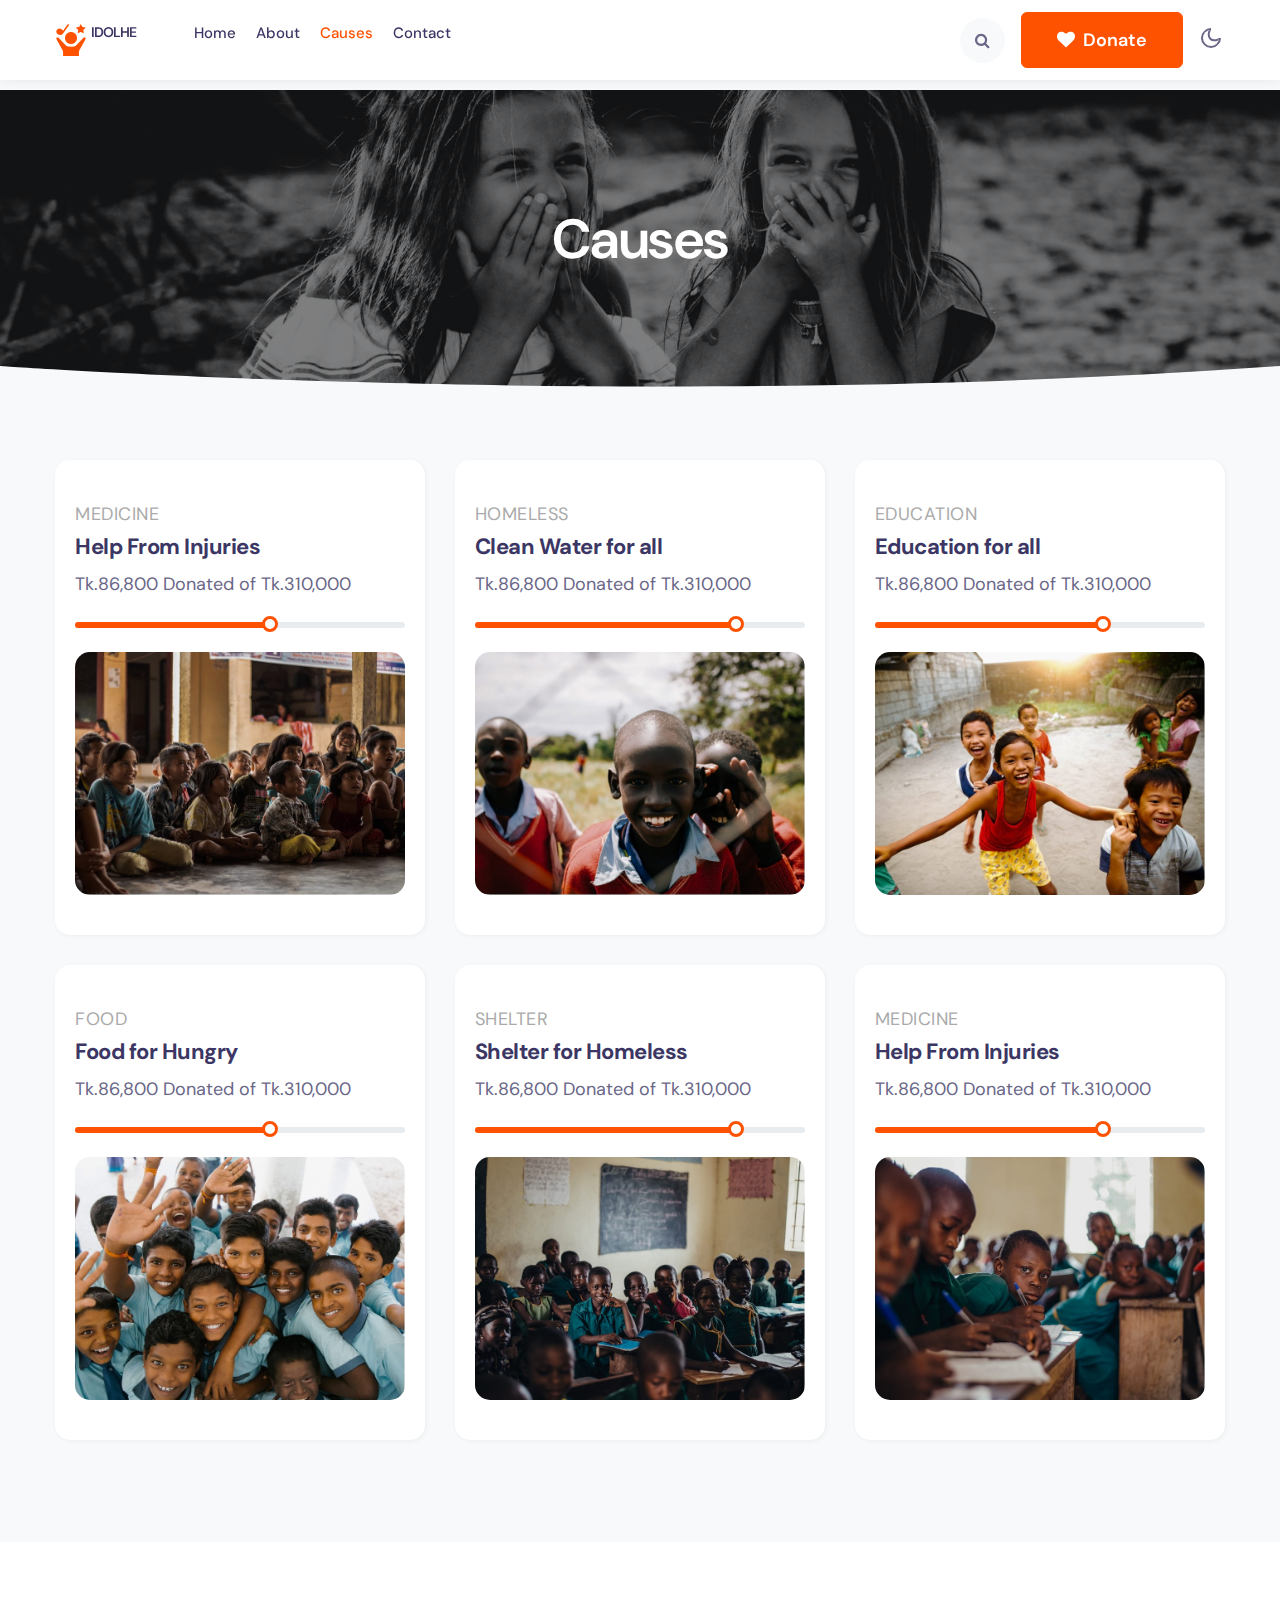
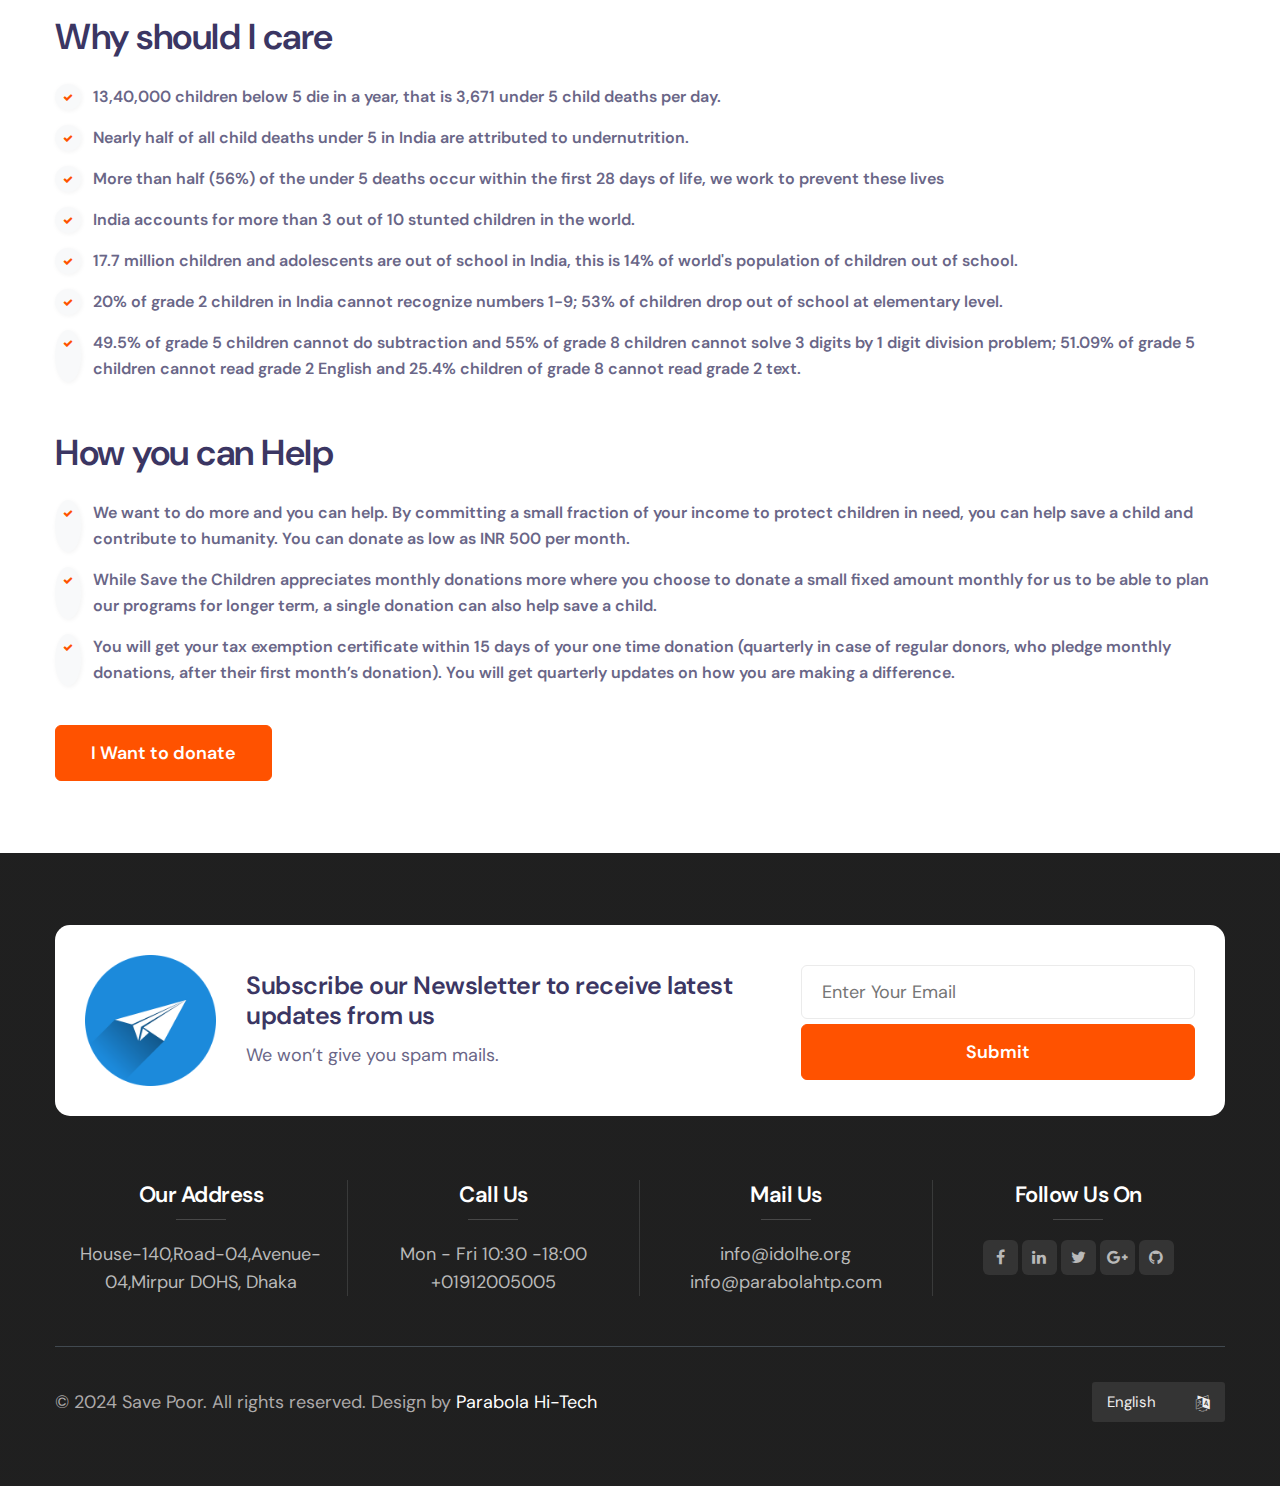
<file: causes.html>
<!--
Author: W3layouts
Author URL: http://w3layouts.com
-->
<!doctype html>
<html lang="en">
  <head>
    <!-- Required meta tags -->
    <meta charset="utf-8">
    <meta name="viewport" content="width=device-width, initial-scale=1, shrink-to-fit=no">

    <title>IDOLHE</title>

    <link href="//fonts.googleapis.com/css2?family=DM+Sans:wght@400;700&display=swap" rel="stylesheet">
    
    <!-- Template CSS -->
    <link rel="stylesheet" href="assets/css/style-starter.css">
  </head>
  <body>
<!--header-->
<header id="site-header" class="fixed-top">
  <div class="container">
    <nav class="navbar navbar-expand-lg stroke">
      <h1><a class="navbar-brand mr-lg-5" href="index.html">
        <img src="assets/images/logo.png" alt="Your logo" title="Your logo" />IDOLHE
        </a></h1>
      <!-- if logo is image enable this   
    <a class="navbar-brand" href="#index.html">
        <img src="image-path" alt="Your logo" title="Your logo" style="height:35px;" />
    </a> -->
      <button class="navbar-toggler  collapsed bg-gradient" type="button" data-toggle="collapse"
        data-target="#navbarTogglerDemo02" aria-controls="navbarTogglerDemo02" aria-expanded="false"
        aria-label="Toggle navigation">
        <span class="navbar-toggler-icon fa icon-expand fa-bars"></span>
        <span class="navbar-toggler-icon fa icon-close fa-times"></span>
        </span>
      </button>

      <div class="collapse navbar-collapse" id="navbarTogglerDemo02">
        <ul class="navbar-nav w-100">
          <li class="nav-item @@home__active">
            <a class="nav-link" href="index.html">Home <span class="sr-only">(current)</span></a>
          </li>
          <li class="nav-item @@about__active">
            <a class="nav-link" href="about.html">About</a>
          </li>
          <li class="nav-item active">
            <a class="nav-link" href="causes.html">Causes</a>
          </li>
          <li class="nav-item @@contact__active">
            <a class="nav-link" href="contact.html">Contact</a>
          </li>
          <li class="ml-lg-auto mr-lg-0 m-auto">
            <!--/search-right-->
            <div class="search-right">
              <a href="#search" title="search"><span class="fa fa-search" aria-hidden="true"></span></a>
              <!-- search popup -->
              <div id="search" class="pop-overlay">
                  <div class="popup">
                      <h4 class="mb-3">Search here</h4>
                      <form action="error.html" method="GET" class="search-box">
                          <input type="search" placeholder="Enter Keyword" name="search" required="required"
                              autofocus="">
                          <button type="submit" class="btn btn-style btn-primary">Search</button>
                      </form>

                  </div>
                  <a class="close" href="#close">×</a>
              </div>
              <!-- /search popup -->
          </div>
          <!--//search-right-->
          </li>
          <li class="align-self">
            <a href="#donate" class="btn btn-style btn-primary ml-lg-3 mr-lg-2"><span class="fa fa-heart mr-1"></span> Donate</a>
          </li>
        </ul>
      </div>
      <!-- toggle switch for light and dark theme -->
      <div class="mobile-position">
        <nav class="navigation">
          <div class="theme-switch-wrapper">
            <label class="theme-switch" for="checkbox">
              <input type="checkbox" id="checkbox">
              <div class="mode-container">
                <i class="gg-sun"></i>
                <i class="gg-moon"></i>
              </div>
            </label>
          </div>
        </nav>
      </div>
      <!-- //toggle switch for light and dark theme -->
    </nav>
  </div>
</header>
<!-- //header -->
<div class="inner-banner">
    <section class="w3l-breadcrumb py-5">
        <div class="container py-lg-5 py-md-3">
            <h2 class="title">Causes</h2>
        </div>
    </section>
</div>
<!-- banner bottom shape -->
<div class="position-relative">
    <div class="shape overflow-hidden">
        <svg viewBox="0 0 2880 48" fill="none" xmlns="http://www.w3.org/2000/svg">
            <path d="M0 48H1437.5H2880V0H2160C1442.5 52 720 0 720 0H0V48Z" fill="currentColor"></path>
        </svg>
    </div>
</div>
<!-- banner bottom shape -->
<!--/causes-sec-->
<div class="w3-services py-5">
    <div class="container py-lg-4 py-md-3">
        <div class="row w3-services-grids">
            <div class="col-lg-4 col-md-6 causes-grid">
                <div class="causes-grid-info">
                    <a href="#cause" class="cause-title-wrap">
                        <p class="title">Medicine </p>
                        <h4 class="cause-title">Help From Injuries
                        </h4>
                        <p class="counter-inherit">
                            Tk.86,800 Donated of Tk.310,000
                        </p>
                    </a>
                    <div class="barWrapper my-4">
                        <div class="progress-box">
                            <div class="progress" data-value="60">
                                <div class="progress-bar" role="progressbar" aria-valuenow="60" aria-valuemin="0"
                                    aria-valuemax="100" style="width: 60%;">
                                    <div class="value-holder"><span class="value"></span></div>
                                </div>
                            </div>
                        </div>
                    </div>
                    <a href="#cause"><img src="assets/images/blog1.jpg" class="img-fuild radius-image-full"
                            alt=""></a>
                </div>
            </div>
            <div class="col-lg-4 col-md-6 causes-grid">
                <div class="causes-grid-info">
                    <a href="#cause" class="cause-title-wrap">
                        <p class="title">Homeless </p>
                        <h4 class="cause-title">Clean Water for all
                        </h4>
                        <p class="counter-inherit">
                            Tk.86,800 Donated of Tk.310,000
                        </p>
                    </a>
                    <div class="barWrapper my-4">
                        <div class="progress-box">
                            <div class="progress" data-value="70">
                                <div class="progress-bar" role="progressbar" aria-valuenow="80" aria-valuemin="0"
                                    aria-valuemax="100" style="width: 80%;">
                                    <div class="value-holder"><span class="value"></span></div>
                                </div>
                            </div>
                        </div>
                    </div>
                    <a href="#cause"><img src="assets/images/blog2.jpg" class="img-fuild radius-image-full" alt=""></a>
                </div>
            </div>
            <div class="col-lg-4 col-md-6 causes-grid">
                <div class="causes-grid-info">
                    <a href="#cause" class="cause-title-wrap">
                        <p class="title">Education </p>
                        <h4 class="cause-title">Education for all
                        </h4>
                        <p class="counter-inherit">
                            Tk.86,800 Donated of Tk.310,000
                        </p>
                    </a>
                    <div class="barWrapper my-4">
                        <div class="progress-box">
                            <div class="progress" data-value="70">
                                <div class="progress-bar" role="progressbar" aria-valuenow="70" aria-valuemin="0"
                                    aria-valuemax="100" style="width: 70%;">
                                    <div class="value-holder"><span class="value"></span></div>
                                </div>
                            </div>
                        </div>
                    </div>
                    <a href="#cause"><img src="assets/images/blog3.jpg" class="img-fuild radius-image-full" alt=""></a>
                </div>
            </div>
            <div class="col-lg-4 col-md-6 causes-grid">
                <div class="causes-grid-info">
                    <a href="#cause" class="cause-title-wrap">
                        <p class="title">Food </p>
                        <h4 class="cause-title">Food for Hungry
                        </h4>
                        <p class="counter-inherit">
                            Tk.86,800 Donated of Tk.310,000
                        </p>
                    </a>
                    <div class="barWrapper my-4">
                        <div class="progress-box">
                            <div class="progress" data-value="60">
                                <div class="progress-bar" role="progressbar" aria-valuenow="60" aria-valuemin="0"
                                    aria-valuemax="100" style="width: 60%;">
                                    <div class="value-holder"><span class="value"></span></div>
                                </div>
                            </div>
                        </div>
                    </div>
                    <a href="#cause"><img src="assets/images/blog4.jpg" class="img-fuild radius-image-full" alt=""></a>
                </div>
            </div>
            <div class="col-lg-4 col-md-6 causes-grid">
                <div class="causes-grid-info">
                    <a href="#cause" class="cause-title-wrap">
                        <p class="title">Shelter </p>
                        <h4 class="cause-title">Shelter for Homeless
                        </h4>
                        <p class="counter-inherit">
                            Tk.86,800 Donated of Tk.310,000
                        </p>
                    </a>
                    <div class="barWrapper my-4">
                        <div class="progress-box">
                            <div class="progress" data-value="70">
                                <div class="progress-bar" role="progressbar" aria-valuenow="80" aria-valuemin="0"
                                    aria-valuemax="100" style="width: 80%;">
                                    <div class="value-holder"><span class="value"></span></div>
                                </div>
                            </div>
                        </div>
                    </div>
                    <a href="#cause"><img src="assets/images/blog5.jpg" class="img-fuild radius-image-full" alt=""></a>
                </div>
            </div>
            <div class="col-lg-4 col-md-6 causes-grid">
                <div class="causes-grid-info">
                    <a href="#cause" class="cause-title-wrap">
                        <p class="title">Medicine </p>
                        <h4 class="cause-title">Help From Injuries
                        </h4>
                        <p class="counter-inherit">
                            Tk.86,800 Donated of Tk.310,000
                        </p>
                    </a>
                    <div class="barWrapper my-4">
                        <div class="progress-box">
                            <div class="progress" data-value="70">
                                <div class="progress-bar" role="progressbar" aria-valuenow="70" aria-valuemin="0"
                                    aria-valuemax="100" style="width: 70%;">
                                    <div class="value-holder"><span class="value"></span></div>
                                </div>
                            </div>
                        </div>
                    </div>
                    <a href="#cause"><img src="assets/images/blog6.jpg" class="img-fuild radius-image-full" alt=""></a>
                </div>
            </div>
        </div>
    </div>
</div>
<!--/causes-sec-->
<section class="w3l-aboutblock2" id="story">
    <div class="py-5">
        <div class="container py-lg-4 py-md-3">
            <div class="cwp4-two">
                <div class="cwp4-text">
                    <h3 class="title-big">Why should I care</h3>
                    <ul class="cont-4 mt-4">
                        <li><span class="fa fa-check"></span>13,40,000 children below 5 die in a year, that is 3,671
                            under 5 child deaths per day.</li>
                        <li><span class="fa fa-check"></span>Nearly half of all child deaths under 5 in India are
                            attributed to undernutrition.</li>
                        <li><span class="fa fa-check"></span>More than half (56%) of the under 5 deaths occur within the
                            first 28 days of life, we work to prevent these lives</li>
                        <li><span class="fa fa-check"></span>India accounts for more than 3 out of 10 stunted children
                            in the world.</li>
                        <li><span class="fa fa-check"></span>17.7 million children and adolescents are out of school in
                            India, this is 14% of world's population of children out of school.</li>
                        <li><span class="fa fa-check"></span>20% of grade 2 children in India cannot recognize numbers
                            1-9; 53% of children drop out of school at elementary level.</li>
                        <li><span class="fa fa-check"></span>49.5% of grade 5 children cannot do subtraction and 55% of
                            grade 8 children cannot solve 3 digits by 1 digit division problem; 51.09% of grade 5
                            children cannot read grade 2 English and 25.4% children of grade 8 cannot read grade 2 text.
                        </li>
                    </ul>
                </div>
                <div class="cwp4-text mt-md-5 mt-4">
                    <h3 class="title-big">How you can Help</h3>
                    <ul class="cont-4 mt-4">
                        <li><span class="fa fa-check"></span>We want to do more and you can help. By committing a small
                            fraction of your income to protect children in need, you can help save a child and
                            contribute to humanity. You can donate as low as INR 500 per month.</li>
                        <li><span class="fa fa-check"></span> While Save the Children appreciates monthly donations more
                            where you choose to donate a small
                            fixed amount monthly for us to be able to plan our programs for longer term, a single
                            donation
                            can also help save a child.</li>
                        <li><span class="fa fa-check"></span>You will get your tax exemption certificate within 15 days
                            of your one time donation (quarterly in case of regular donors, who pledge monthly
                            donations, after their first month’s donation). You will get quarterly updates on how you
                            are making a difference.</li>
                    </ul>
                    <a href="#donate" class="btn btn-style btn-primary mt-md-4 mt-2"> I Want to donate</a>
                </div>
            </div>
        </div>
    </div>
</section>

<!-- footer 14 -->
<div class="w3l-footer-main">
  <div class="w3l-sub-footer-content">
      <section class="_form-3">
          <div class="form-main">
              <div class="container">
                  <div class="middle-section grid-column top-bottom">
                      <div class="image grid-three-column">
                          <img src="assets/images/subscribe.png" alt="" class="img-fluid radius-image-full">
                      </div>
                      <div class="text-grid grid-three-column">
                          <h2>Subscribe our Newsletter to receive latest updates from us</h2>
                          <p>We won’t give you spam mails.</p>
                      </div>
                      <div class="form-text grid-three-column">
                          <form action="/" method="GET">
                              <input type="email" name=" placeholder" placeholder="Enter Your Email" required="">
                              <button type="submit" class="btn btn-style btn-primary">Submit</button>
                          </form>
                      </div>
                  </div>
              </div>
          </div>
      </section>
       <!-- Footers-14 -->
       <footer class="footer-14">
        <div id="footers14-block">
            <div class="container">
                <div class="footers20-content">
                    <div class="d-grid grid-col-4 grids-content">
                        <div class="column">
                            <h4>Our Address</h4>
                              <p> House-140,Road-04,Avenue-04,Mirpur DOHS, Dhaka</p>
                        </div>
                        <div class="column">
                            <h4>Call Us</h4>
                            <p>Mon - Fri 10:30 -18:00</p>
                            <p><a href="tel:+44-000-888-999">+01912005005</a></p>
                        </div>
                        <div class="column">
                            <h4>Mail Us</h4>
                            <p><a href="mailto:info@idolhe.org">info@idolhe.org</a></p>
                            <p><a href="mailto:no.reply@idolhe.org">info@parabolahtp.com</a></p>
                        </div>
                        <div class="column">
                            <h4>Follow Us On</h4>
                            <ul>
                                <li><a href="#facebook"><span class="fa fa-facebook"
                                            aria-hidden="true"></span></a>
                                </li>
                                <li><a href="#linkedin"><span class="fa fa-linkedin"
                                            aria-hidden="true"></span></a>
                                </li>
                                <li><a href="#twitter"><span class="fa fa-twitter"
                                            aria-hidden="true"></span></a>
                                </li>
                                <li><a href="#google"><span class="fa fa-google-plus"
                                            aria-hidden="true"></span></a>
                                </li>
                                <li><a href="#github"><span class="fa fa-github" aria-hidden="true"></span></a>
                                </li>
                            </ul>
                        </div>
                    </div>
                </div>
                <div class="footers14-bottom d-flex">
                    <div class="copyright">
                        <p>© 2024 Save Poor. All rights reserved. Design by <a href="#"
                                target="_blank">Parabola Hi-Tech </a></p>
                    </div>
                    <div class="language-select d-flex">
                        <span class="fa fa-language" aria-hidden="true"></span>
                        <select>
                            <option>English</option>
                            <option>Estonina</option>
                            <option>Deutsch</option>
                            <option>Nederlan;ds</option>
                        </select>
                    </div>
                </div>
            </div>
        </div>
        <!-- move top -->
        <button onclick="topFunction()" id="movetop" title="Go to top">
            &uarr;
        </button>
       
        <!-- /move top -->

    </footer>
    <!-- Footers-14 -->
          <script>
              // When the user scrolls down 20px from the top of the document, show the button
              window.onscroll = function () {
                  scrollFunction()
              };

              function scrollFunction() {
                  if (document.body.scrollTop > 20 || document.documentElement.scrollTop > 20) {
                      document.getElementById("movetop").style.display = "block";
                  } else {
                      document.getElementById("movetop").style.display = "none";
                  }
              }

              // When the user clicks on the button, scroll to the top of the document
              function topFunction() {
                  document.body.scrollTop = 0;
                  document.documentElement.scrollTop = 0;
              }
          </script>
          <!-- /move top -->

      </footer>
      <!-- Footers-14 -->
  </div>
</div>
<!-- //footer 14 -->

<script src="assets/js/jquery-3.3.1.min.js"></script> <!-- Common jquery plugin -->

<script src="assets/js/theme-change.js"></script><!-- theme switch js (light and dark)-->
<script src="assets/js/owl.carousel.js"></script>

<!-- script for banner slider-->
<script>
  $(document).ready(function () {
    $('.owl-one').owlCarousel({
      loop: true,
      dots: false,
      margin: 0,
      nav: true,
      responsiveClass: true,
      autoplay: true,
      autoplayTimeout: 5000,
      autoplaySpeed: 1000,
      autoplayHoverPause: false,
      responsive: {
        0: {
          items: 1
        },
        480: {
          items: 1
        },
        667: {
          items: 1
        },
        1000: {
          items: 1
        }
      }
    })
  })
</script>
<!-- //script -->

<!-- script for tesimonials carousel slider -->
<script>
  $(document).ready(function () {
    $("#owl-demo1").owlCarousel({
      loop: true,
      margin: 20,
      nav: false,
      responsiveClass: true,
      responsive: {
        0: {
          items: 1
        },
        736: {
          items: 1
        },
        1000: {
          items: 2,
          loop: false
        }
      }
    })
  })
</script>
<!-- //script for tesimonials carousel slider -->

<script src="assets/js/counter.js"></script>

<!--/MENU-JS-->
<script>
  $(window).on("scroll", function () {
    var scroll = $(window).scrollTop();

    if (scroll >= 80) {
      $("#site-header").addClass("nav-fixed");
    } else {
      $("#site-header").removeClass("nav-fixed");
    }
  });

  //Main navigation Active Class Add Remove
  $(".navbar-toggler").on("click", function () {
    $("header").toggleClass("active");
  });
  $(document).on("ready", function () {
    if ($(window).width() > 991) {
      $("header").removeClass("active");
    }
    $(window).on("resize", function () {
      if ($(window).width() > 991) {
        $("header").removeClass("active");
      }
    });
  });
</script>
<!--//MENU-JS-->

<!-- disable body scroll which navbar is in active -->
<script>
  $(function () {
    $('.navbar-toggler').click(function () {
      $('body').toggleClass('noscroll');
    })
  });
</script>
<!-- //disable body scroll which navbar is in active -->

<!--bootstrap-->
<script src="assets/js/bootstrap.min.js"></script>
<!-- //bootstrap-->
</body>

</html>
</file>
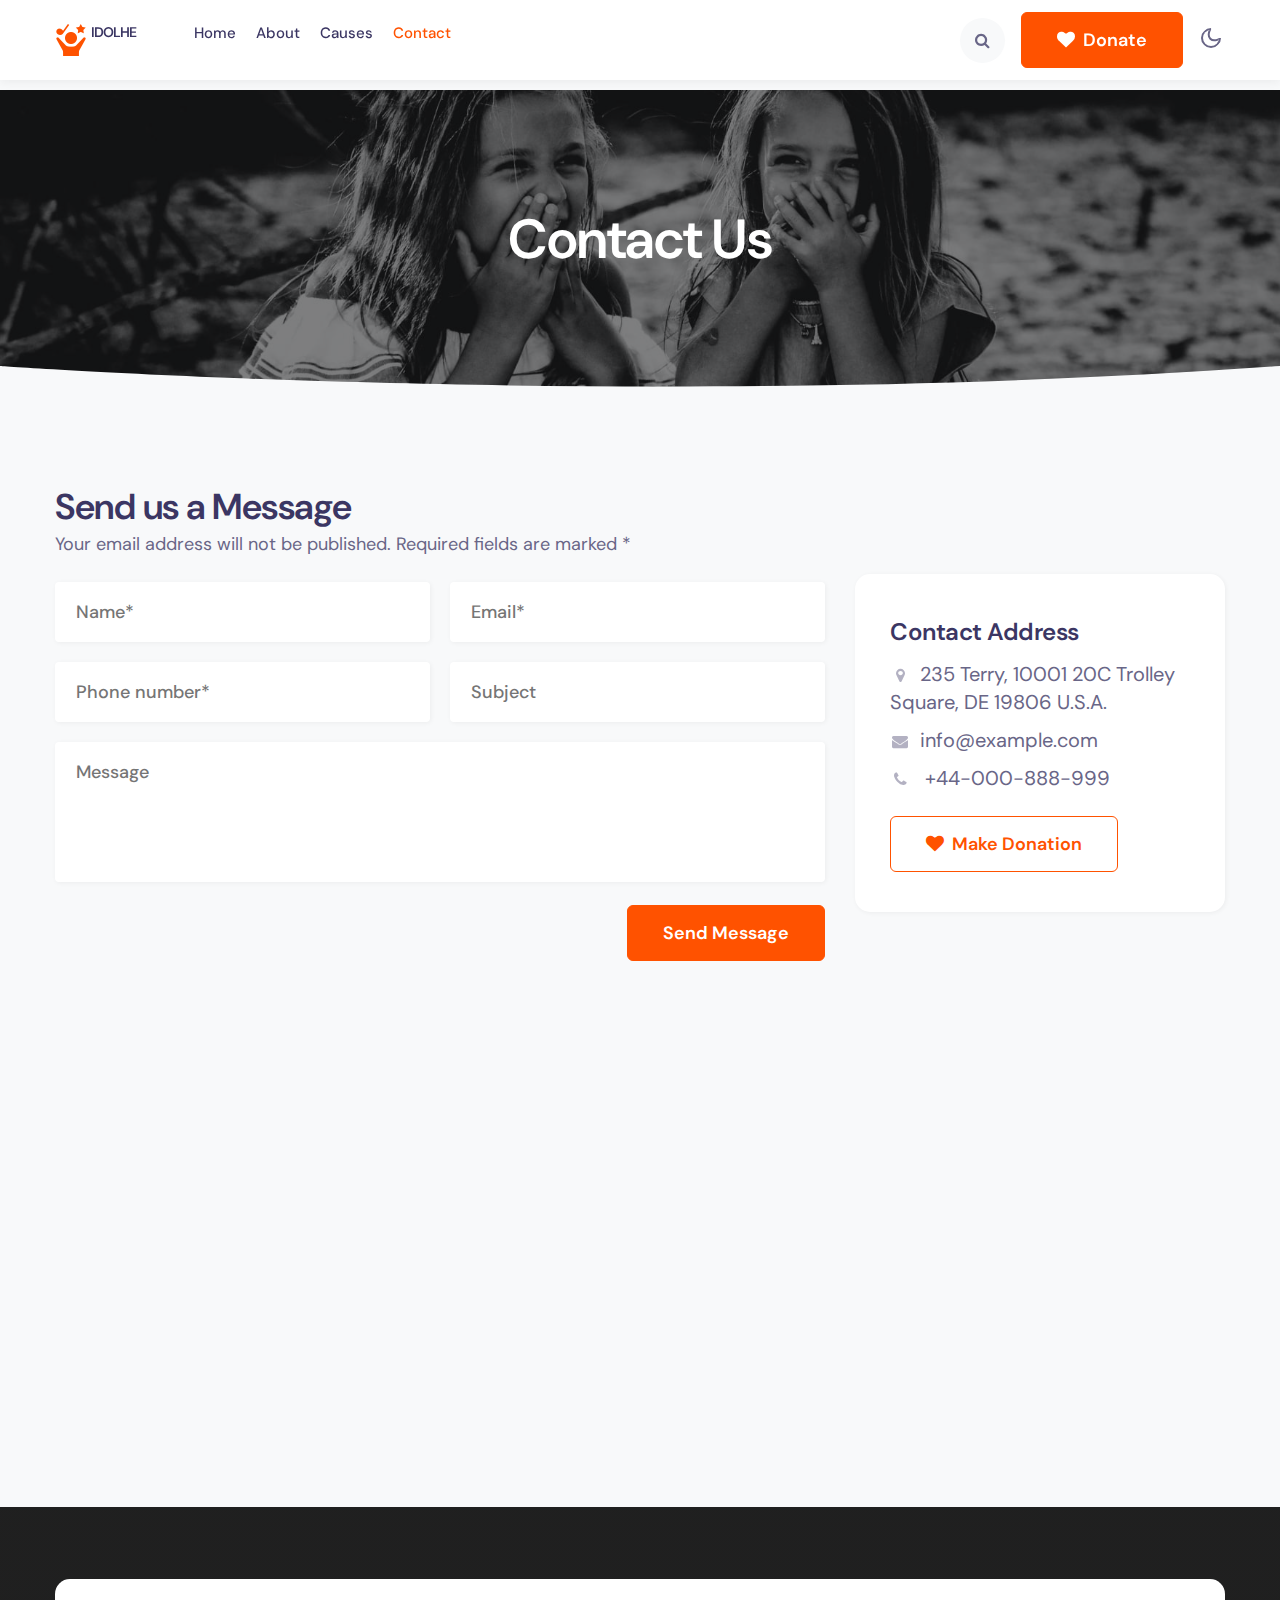
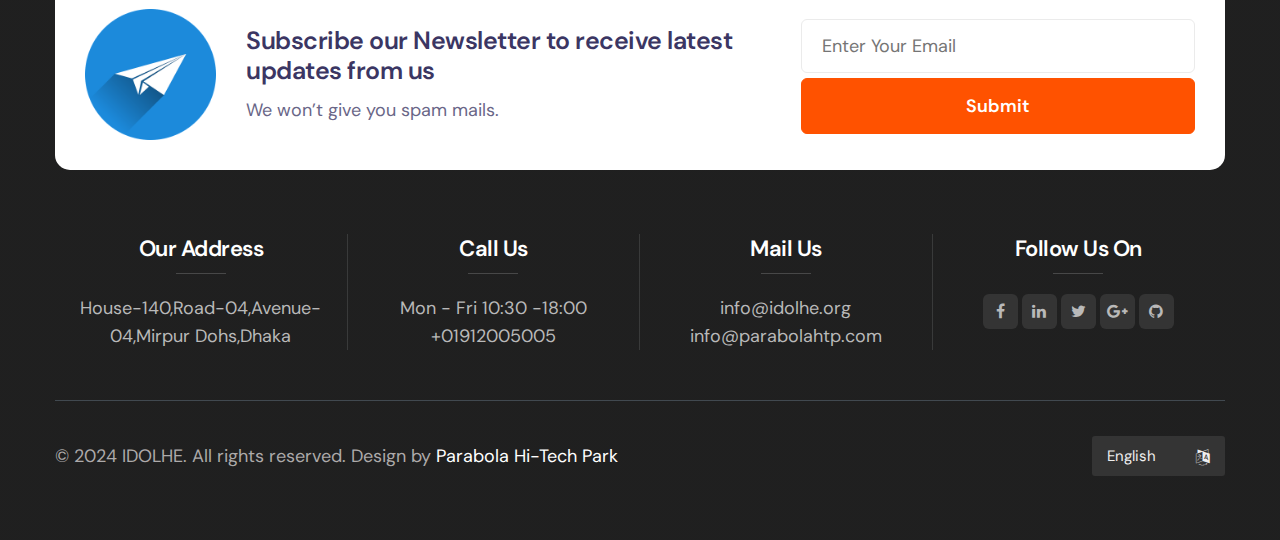
<file: contact.html>
<!--
Author: W3layouts
Author URL: http://w3layouts.com
-->
<!doctype html>
<html lang="en">
  <head>
    <!-- Required meta tags -->
    <meta charset="utf-8">
    <meta name="viewport" content="width=device-width, initial-scale=1, shrink-to-fit=no">

    <title>IDOLHE</title>

    <link href="//fonts.googleapis.com/css2?family=DM+Sans:wght@400;700&display=swap" rel="stylesheet">
    
    <!-- Template CSS -->
    <link rel="stylesheet" href="assets/css/style-starter.css">
  </head>
  <body>
<!--header-->
<header id="site-header" class="fixed-top">
  <div class="container">
    <nav class="navbar navbar-expand-lg stroke">
      <h1><a class="navbar-brand mr-lg-5" href="index.html">
        <img src="assets/images/logo.png" alt="Your logo" title="Your logo" />IDOLHE
        </a></h1>
      <!-- if logo is image enable this   
    <a class="navbar-brand" href="#index.html">
        <img src="image-path" alt="Your logo" title="Your logo" style="height:35px;" />
    </a> -->
      <button class="navbar-toggler  collapsed bg-gradient" type="button" data-toggle="collapse"
        data-target="#navbarTogglerDemo02" aria-controls="navbarTogglerDemo02" aria-expanded="false"
        aria-label="Toggle navigation">
        <span class="navbar-toggler-icon fa icon-expand fa-bars"></span>
        <span class="navbar-toggler-icon fa icon-close fa-times"></span>
        </span>
      </button>

      <div class="collapse navbar-collapse" id="navbarTogglerDemo02">
        <ul class="navbar-nav w-100">
          <li class="nav-item @@home__active">
            <a class="nav-link" href="index.html">Home <span class="sr-only">(current)</span></a>
          </li>
          <li class="nav-item @@about__active">
            <a class="nav-link" href="about.html">About</a>
          </li>
          <li class="nav-item @@causes__active">
            <a class="nav-link" href="causes.html">Causes</a>
          </li>
          <li class="nav-item active">
            <a class="nav-link" href="contact.html">Contact</a>
          </li>
          <li class="ml-lg-auto mr-lg-0 m-auto">
            <!--/search-right-->
            <div class="search-right">
              <a href="#search" title="search"><span class="fa fa-search" aria-hidden="true"></span></a>
              <!-- search popup -->
              <div id="search" class="pop-overlay">
                  <div class="popup">
                      <h4 class="mb-3">Search here</h4>
                      <form action="error.html" method="GET" class="search-box">
                          <input type="search" placeholder="Enter Keyword" name="search" required="required"
                              autofocus="">
                          <button type="submit" class="btn btn-style btn-primary">Search</button>
                      </form>

                  </div>
                  <a class="close" href="#close">×</a>
              </div>
              <!-- /search popup -->
          </div>
          <!--//search-right-->
          </li>
          <li class="align-self">
            <a href="donate.html" class="btn btn-style btn-primary ml-lg-3 mr-lg-2"><span class="fa fa-heart mr-1"></span> Donate</a>
          </li>
        </ul>
      </div>
      <!-- toggle switch for light and dark theme -->
      <div class="mobile-position">
        <nav class="navigation">
          <div class="theme-switch-wrapper">
            <label class="theme-switch" for="checkbox">
              <input type="checkbox" id="checkbox">
              <div class="mode-container">
                <i class="gg-sun"></i>
                <i class="gg-moon"></i>
              </div>
            </label>
          </div>
        </nav>
      </div>
      <!-- //toggle switch for light and dark theme -->
    </nav>
  </div>
</header>
<!-- //header -->
<div class="inner-banner">
    <section class="w3l-breadcrumb py-5">
        <div class="container py-lg-5 py-md-3">
            <h2 class="title">Contact Us</h2>
        </div>
    </section>
</div>
<!-- banner bottom shape -->
<div class="position-relative">
    <div class="shape overflow-hidden">
        <svg viewBox="0 0 2880 48" fill="none" xmlns="http://www.w3.org/2000/svg">
            <path d="M0 48H1437.5H2880V0H2160C1442.5 52 720 0 720 0H0V48Z" fill="currentColor"></path>
        </svg>
    </div>
</div>
<!-- banner bottom shape -->
<!-- contacts -->
<section class="w3l-contact-7 py-5" id="contact">
    <div class="contacts-9 py-lg-5 py-md-4">
        <div class="container">
            <div class="top-map">
                <div class="row map-content-9">
                    <div class="col-lg-8">
                        <h3 class="title-big">Send us a Message</h3>
                        <p class="mb-4 mt-lg-0 mt-2">Your email address will not be published. Required fields are marked *</p>
                        <form action="https://sendmail.w3layouts.com/submitForm" method="post" class="text-right">
                            <div class="form-grid">
                                <input type="text" name="w3lName" id="w3lName" placeholder="Name*" required="">
                                <input type="email" name="w3lSender" id="w3lSender" placeholder="Email*" required="">
                                <input type="text" name="w3lPhone" id="w3lPhone" placeholder="Phone number*"
                                    required="">
                                <input type="text" name="w3lSubject" id="w3lSubject" placeholder="Subject">
                            </div>
                            <textarea name="w3lMessage" id="w3lMessage" placeholder="Message"></textarea>
                            <button type="submit" class="btn btn-primary btn-style mt-3">Send Message</button>
                        </form>
                    </div>
                    <div class="col-lg-4 cont-details">
                        <address>
                            <h5 class="">Contact Address</h5>
                            <p><span class="fa fa-map-marker"></span>235 Terry, 10001 20C Trolley Square, DE 19806 U.S.A. </p>
                            <p> <a href="mailto:info@example.com"><span
                                        class="fa fa-envelope"></span>info@example.com</a></p>
                            <p><span class="fa fa-phone"></span><a href="tel:+44-000-888-999"> +44-000-888-999</a></p>
                            <a href="donate.html" class="btn btn-style btn-outline-primary mt-4">
                                <span class="fa fa-heart mr-1"></span> Make Donation</a>
                        </address>
                    </div>
                </div>
            </div>
        </div>
    </div>
</section>
<!-- //contacts -->
<div class="map">
    <iframe
        src="https://www.google.com/maps/embed?pb=!1m18!1m12!1m3!1d387190.2895687731!2d-74.26055986835598!3d40.697668402590374!2m3!1f0!2f0!3f0!3m2!1i1024!2i768!4f13.1!3m3!1m2!1s0x89c24fa5d33f083b%3A0xc80b8f06e177fe62!2sNew+York%2C+NY%2C+USA!5e0!3m2!1sen!2sin!4v1562582305883!5m2!1sen!2sin"
        frameborder="0" style="border:0" allowfullscreen=""></iframe>
</div>
<!-- footer 14 -->
<div class="w3l-footer-main">
  <div class="w3l-sub-footer-content">
      <section class="_form-3">
          <div class="form-main">
              <div class="container">
                  <div class="middle-section grid-column top-bottom">
                      <div class="image grid-three-column">
                          <img src="assets/images/subscribe.png" alt="" class="img-fluid radius-image-full">
                      </div>
                      <div class="text-grid grid-three-column">
                          <h2>Subscribe our Newsletter to receive latest updates from us</h2>
                          <p>We won’t give you spam mails.</p>
                      </div>
                      <div class="form-text grid-three-column">
                          <form action="/" method="GET">
                              <input type="email" name=" placeholder" placeholder="Enter Your Email" required="">
                              <button type="submit" class="btn btn-style btn-primary">Submit</button>
                          </form>
                      </div>
                  </div>
              </div>
          </div>
      </section>
      <!-- Footers-14 -->
      <footer class="footer-14">
          <div id="footers14-block">
              <div class="container">
                  <div class="footers20-content">
                      <div class="d-grid grid-col-4 grids-content">
                          <div class="column">
                              <h4>Our Address</h4>
                                <p>House-140,Road-04,Avenue-04,Mirpur Dohs,Dhaka</p>
                          </div>
                          <div class="column">
                              <h4>Call Us</h4>
                              <p>Mon - Fri 10:30 -18:00</p>
                              <p><a href="tel:+44-000-888-999">+01912005005</a></p>
                          </div>
                          <div class="column">
                              <h4>Mail Us</h4>
                              <p><a href="mailto:info@example.com">info@idolhe.org</a></p>
                              <p><a href="mailto:no.reply@example.com">info@parabolahtp.com</a></p>
                          </div>
                          <div class="column">
                              <h4>Follow Us On</h4>
                              <ul>
                                  <li><a href="#facebook"><span class="fa fa-facebook"
                                              aria-hidden="true"></span></a>
                                  </li>
                                  <li><a href="#linkedin"><span class="fa fa-linkedin"
                                              aria-hidden="true"></span></a>
                                  </li>
                                  <li><a href="#twitter"><span class="fa fa-twitter"
                                              aria-hidden="true"></span></a>
                                  </li>
                                  <li><a href="#google"><span class="fa fa-google-plus"
                                              aria-hidden="true"></span></a>
                                  </li>
                                  <li><a href="#github"><span class="fa fa-github" aria-hidden="true"></span></a>
                                  </li>
                              </ul>
                          </div>
                      </div>
                  </div>
                  <div class="footers14-bottom d-flex">
                      <div class="copyright">
                          <p>© 2024 IDOLHE. All rights reserved. Design by <a href="#"
                                  target="_blank">Parabola Hi-Tech Park</a></p>
                      </div>
                      <div class="language-select d-flex">
                          <span class="fa fa-language" aria-hidden="true"></span>
                          <select>
                              <option>English</option>
                              <option>Estonina</option>
                              <option>Deutsch</option>
                              <option>Nederlan;ds</option>
                          </select>
                      </div>
                  </div>
              </div>
          </div>
          <!-- move top -->
          <button onclick="topFunction()" id="movetop" title="Go to top">
              &uarr;
          </button>
          <script>
              // When the user scrolls down 20px from the top of the document, show the button
              window.onscroll = function () {
                  scrollFunction()
              };

              function scrollFunction() {
                  if (document.body.scrollTop > 20 || document.documentElement.scrollTop > 20) {
                      document.getElementById("movetop").style.display = "block";
                  } else {
                      document.getElementById("movetop").style.display = "none";
                  }
              }

              // When the user clicks on the button, scroll to the top of the document
              function topFunction() {
                  document.body.scrollTop = 0;
                  document.documentElement.scrollTop = 0;
              }
          </script>
          <!-- /move top -->

      </footer>
      <!-- Footers-14 -->
  </div>
</div>
<!-- //footer 14 -->

<script src="assets/js/jquery-3.3.1.min.js"></script> <!-- Common jquery plugin -->

<script src="assets/js/theme-change.js"></script><!-- theme switch js (light and dark)-->
<script src="assets/js/owl.carousel.js"></script>

<!-- script for banner slider-->
<script>
  $(document).ready(function () {
    $('.owl-one').owlCarousel({
      loop: true,
      dots: false,
      margin: 0,
      nav: true,
      responsiveClass: true,
      autoplay: true,
      autoplayTimeout: 5000,
      autoplaySpeed: 1000,
      autoplayHoverPause: false,
      responsive: {
        0: {
          items: 1
        },
        480: {
          items: 1
        },
        667: {
          items: 1
        },
        1000: {
          items: 1
        }
      }
    })
  })
</script>
<!-- //script -->

<!-- script for tesimonials carousel slider -->
<script>
  $(document).ready(function () {
    $("#owl-demo1").owlCarousel({
      loop: true,
      margin: 20,
      nav: false,
      responsiveClass: true,
      responsive: {
        0: {
          items: 1
        },
        736: {
          items: 1
        },
        1000: {
          items: 2,
          loop: false
        }
      }
    })
  })
</script>
<!-- //script for tesimonials carousel slider -->

<script src="assets/js/counter.js"></script>

<!--/MENU-JS-->
<script>
  $(window).on("scroll", function () {
    var scroll = $(window).scrollTop();

    if (scroll >= 80) {
      $("#site-header").addClass("nav-fixed");
    } else {
      $("#site-header").removeClass("nav-fixed");
    }
  });

  //Main navigation Active Class Add Remove
  $(".navbar-toggler").on("click", function () {
    $("header").toggleClass("active");
  });
  $(document).on("ready", function () {
    if ($(window).width() > 991) {
      $("header").removeClass("active");
    }
    $(window).on("resize", function () {
      if ($(window).width() > 991) {
        $("header").removeClass("active");
      }
    });
  });
</script>
<!--//MENU-JS-->

<!-- disable body scroll which navbar is in active -->
<script>
  $(function () {
    $('.navbar-toggler').click(function () {
      $('body').toggleClass('noscroll');
    })
  });
</script>
<!-- //disable body scroll which navbar is in active -->

<!--bootstrap-->
<script src="assets/js/bootstrap.min.js"></script>
<!-- //bootstrap-->
</body>

</html>
</file>
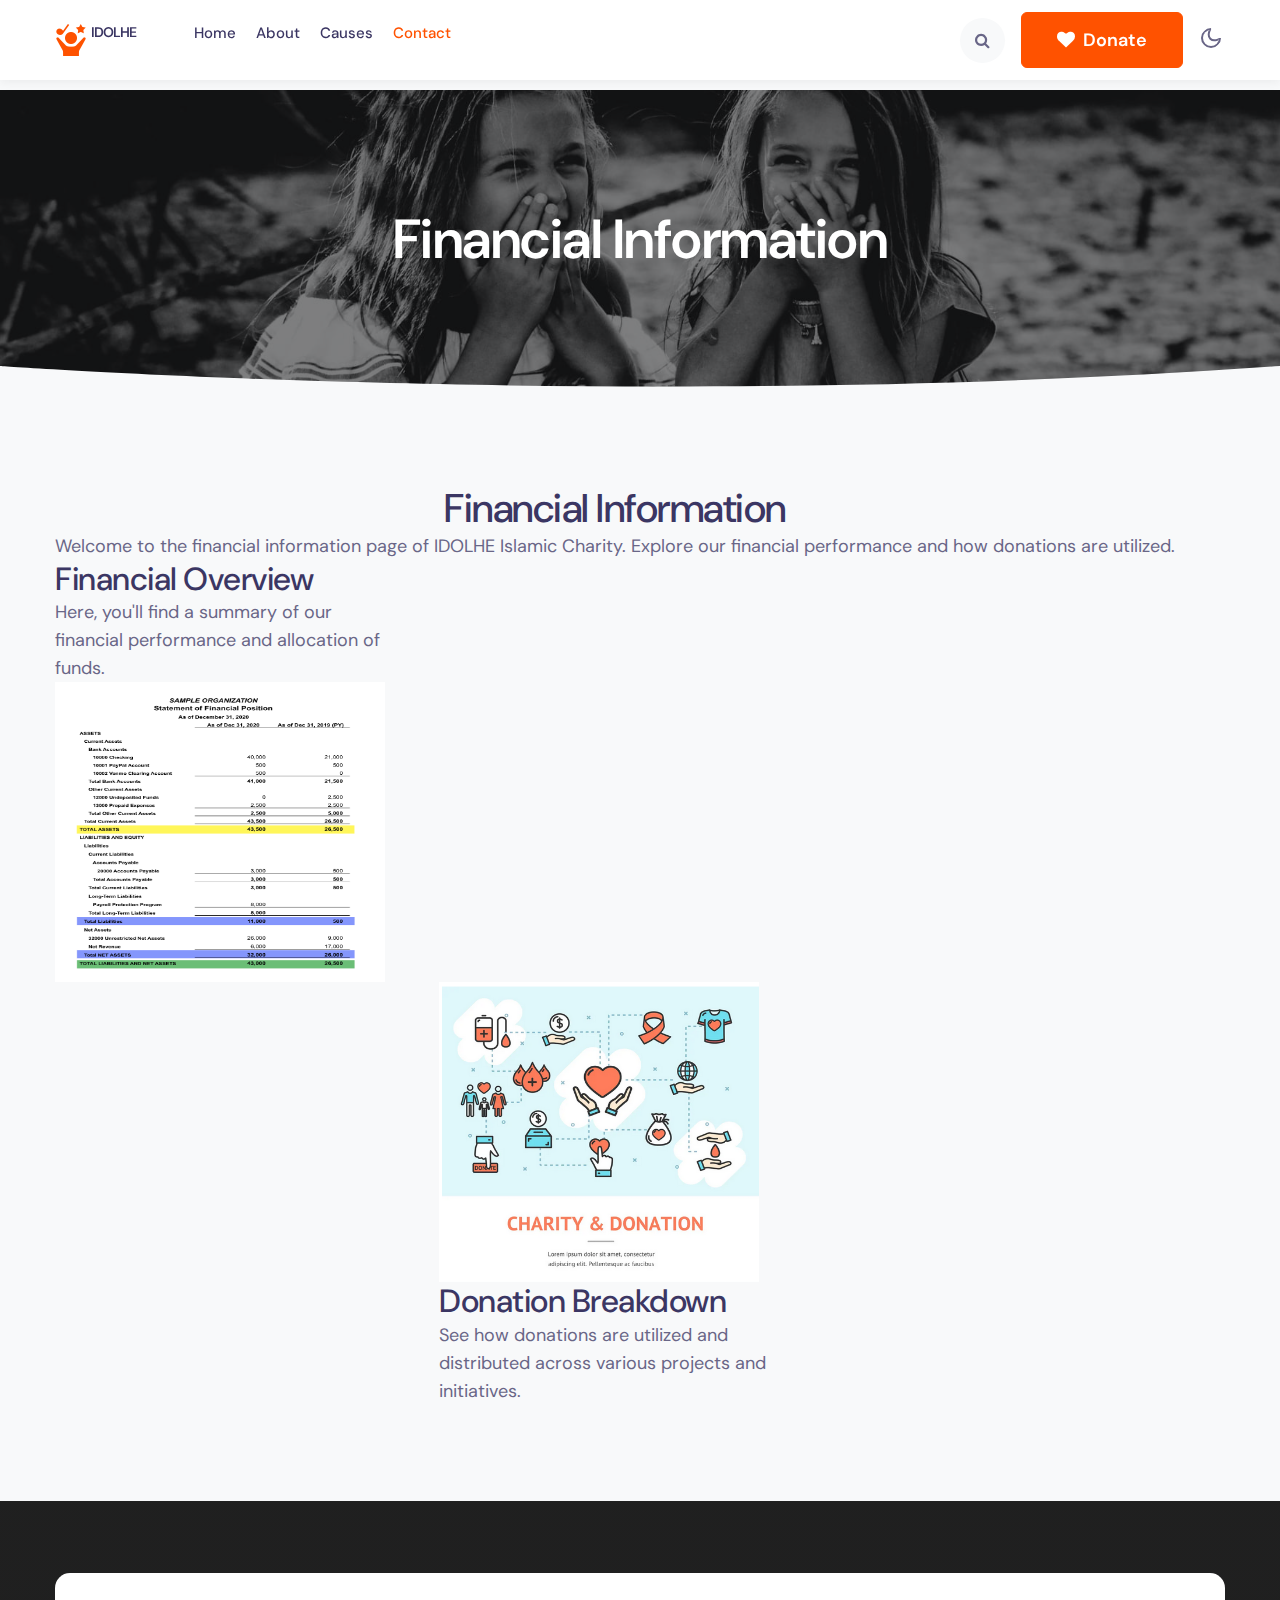
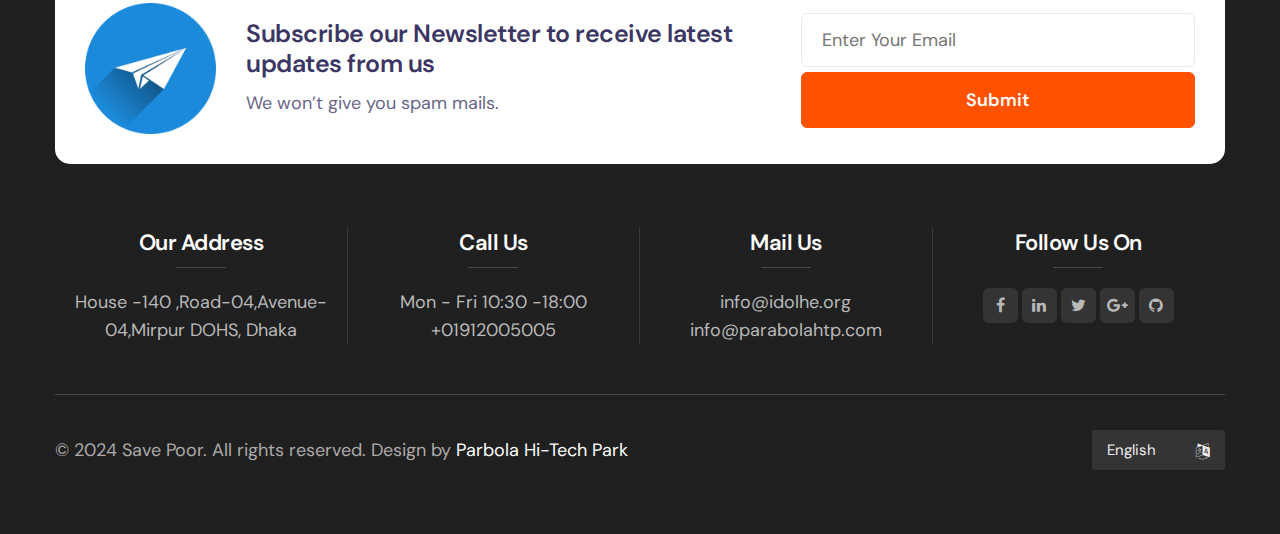
<file: financial_info.html>
<!doctype html>
<html lang="en">
  <head>
    <!-- Required meta tags -->
    <meta charset="utf-8">
    <meta name="viewport" content="width=device-width, initial-scale=1, shrink-to-fit=no">

    <title>IDOLHE</title>

    <link href="//fonts.googleapis.com/css2?family=DM+Sans:wght@400;700&display=swap" rel="stylesheet">
    
    <!-- Template CSS -->
    <link rel="stylesheet" href="assets/css/style-starter.css">
  </head>
  <body>
<!--header-->
<header id="site-header" class="fixed-top">
  <div class="container">
    <nav class="navbar navbar-expand-lg stroke">
      <h1><a class="navbar-brand mr-lg-5" href="index.html">
        <img src="assets/images/logo.png" alt="Your logo" title="Your logo" />IDOLHE
        </a></h1>
      <!-- if logo is image enable this   
    <a class="navbar-brand" href="#index.html">
        <img src="image-path" alt="Your logo" title="Your logo" style="height:35px;" />
    </a> -->
      <button class="navbar-toggler  collapsed bg-gradient" type="button" data-toggle="collapse"
        data-target="#navbarTogglerDemo02" aria-controls="navbarTogglerDemo02" aria-expanded="false"
        aria-label="Toggle navigation">
        <span class="navbar-toggler-icon fa icon-expand fa-bars"></span>
        <span class="navbar-toggler-icon fa icon-close fa-times"></span>
        </span>
      </button>

      <div class="collapse navbar-collapse" id="navbarTogglerDemo02">
        <ul class="navbar-nav w-100">
          <li class="nav-item @@home__active">
            <a class="nav-link" href="index.html">Home <span class="sr-only">(current)</span></a>
          </li>
          <li class="nav-item @@about__active">
            <a class="nav-link" href="about.html">About</a>
          </li>
          <li class="nav-item @@causes__active">
            <a class="nav-link" href="causes.html">Causes</a>
          </li>
          <li class="nav-item active">
            <a class="nav-link" href="contact.html">Contact</a>
          </li>
          <li class="ml-lg-auto mr-lg-0 m-auto">
            <!--/search-right-->
            <div class="search-right">
              <a href="#search" title="search"><span class="fa fa-search" aria-hidden="true"></span></a>
              <!-- search popup -->
              <div id="search" class="pop-overlay">
                  <div class="popup">
                      <h4 class="mb-3">Search here</h4>
                      <form action="error.html" method="GET" class="search-box">
                          <input type="search" placeholder="Enter Keyword" name="search" required="required"
                              autofocus="">
                          <button type="submit" class="btn btn-style btn-primary">Search</button>
                      </form>

                  </div>
                  <a class="close" href="#close">×</a>
              </div>
              <!-- /search popup -->
          </div>
          <!--//search-right-->
          </li>
          <li class="align-self">
            <a href="donate.html" class="btn btn-style btn-primary ml-lg-3 mr-lg-2"><span class="fa fa-heart mr-1"></span> Donate</a>
          </li>
        </ul>
      </div>
      <!-- toggle switch for light and dark theme -->
      <div class="mobile-position">
        <nav class="navigation">
          <div class="theme-switch-wrapper">
            <label class="theme-switch" for="checkbox">
              <input type="checkbox" id="checkbox">
              <div class="mode-container">
                <i class="gg-sun"></i>
                <i class="gg-moon"></i>
              </div>
            </label>
          </div>
        </nav>
      </div>
      <!-- //toggle switch for light and dark theme -->
    </nav>
  </div>
</header>
<!-- //header -->
<div class="inner-banner">
    <section class="w3l-breadcrumb py-5">
        <div class="container py-lg-5 py-md-3">
            <h2 class="title">Financial Information</h2>
        </div>
    </section>
</div>
<!-- banner bottom shape -->
<div class="position-relative">
    <div class="shape overflow-hidden">
        <svg viewBox="0 0 2880 48" fill="none" xmlns="http://www.w3.org/2000/svg">
            <path d="M0 48H1437.5H2880V0H2160C1442.5 52 720 0 720 0H0V48Z" fill="currentColor"></path>
        </svg>
    </div>
</div>
<!-- banner bottom shape -->
<!-- contacts -->
<section class="w3l-contact-7 py-5" id="contact">
    <div class="contacts-9 py-lg-5 py-md-4">
        <div class="container">
            <div class="top-map">
                <div class="row map-content-9">
                    <section class="section bg-light text-center">
                        <div class="container">
                          <h1>Financial Information</h1>
                          <p>Welcome to the financial information page of IDOLHE Islamic Charity. Explore our financial performance and how donations are utilized.</p>
                          <!-- Add call-to-action buttons or links -->
                        </div>
                      </section>
                    
                      <!-- Financial Overview Section -->
                      <section class="section">
                        <div class="container">
                          <div class="row">
                            <div class="col-lg-6">
                              <h2>Financial Overview</h2>
                              <p>Here, you'll find a summary of our financial performance and allocation of funds.</p>
                              <img src="./assets/images/financeimg.jpg" alt="" height="300px" width="330px">
                              <!-- Add financial overview content here -->
                            </div>
                            <div class="col-lg-6">
                              <!-- Add financial charts or breakdowns -->
                            </div>
                          </div>
                        </div>
                      </section>
                    
                      <!-- Donation Breakdown Section -->
                      <section class="section bg-light">
                        <div class="container">
                          <div class="row">
                            <div class="col-lg-6">
                              <!-- Add donation breakdown charts or content -->
                            </div>
                            <div class="col-lg-6">
                                <img src="./assets/images/donation_break.png" alt="" height="300px" width="320px">
                              <h2>Donation Breakdown</h2>
                              <p>See how donations are utilized and distributed across various projects and initiatives.</p>
                              <!-- Add donation breakdown content here -->
                            </div>
                          </div>
                        </div>
                      </section>
                    </div>
                </div>
            </div>
        </div>
    </div>
</section>
<!-- //contacts -->

<!-- footer 14 -->
<div class="w3l-footer-main">
  <div class="w3l-sub-footer-content">
      <section class="_form-3">
          <div class="form-main">
              <div class="container">
                  <div class="middle-section grid-column top-bottom">
                      <div class="image grid-three-column">
                          <img src="assets/images/subscribe.png" alt="" class="img-fluid radius-image-full">
                      </div>
                      <div class="text-grid grid-three-column">
                          <h2>Subscribe our Newsletter to receive latest updates from us</h2>
                          <p>We won’t give you spam mails.</p>
                      </div>
                      <div class="form-text grid-three-column">
                          <form action="/" method="GET">
                              <input type="email" name=" placeholder" placeholder="Enter Your Email" required="">
                              <button type="submit" class="btn btn-style btn-primary">Submit</button>
                          </form>
                      </div>
                  </div>
              </div>
          </div>
      </section>
      <!-- Footers-14 -->
      <footer class="footer-14">
          <div id="footers14-block">
              <div class="container">
                  <div class="footers20-content">
                      <div class="d-grid grid-col-4 grids-content">
                          <div class="column">
                              <h4>Our Address</h4>
                                <p>House -140 ,Road-04,Avenue-04,Mirpur DOHS, Dhaka</p>
                          </div>
                          <div class="column">
                              <h4>Call Us</h4>
                              <p>Mon - Fri 10:30 -18:00</p>
                              <p><a href="tel:+44-000-888-999">+01912005005</a></p>
                          </div>
                          <div class="column">
                              <h4>Mail Us</h4>
                              <p><a href="mailto:info@example.com">info@idolhe.org</a></p>
                              <p><a href="mailto:no.reply@example.com">info@parabolahtp.com</a></p>
                          </div>
                          <div class="column">
                              <h4>Follow Us On</h4>
                              <ul>
                                  <li><a href="#facebook"><span class="fa fa-facebook"
                                              aria-hidden="true"></span></a>
                                  </li>
                                  <li><a href="#linkedin"><span class="fa fa-linkedin"
                                              aria-hidden="true"></span></a>
                                  </li>
                                  <li><a href="#twitter"><span class="fa fa-twitter"
                                              aria-hidden="true"></span></a>
                                  </li>
                                  <li><a href="#google"><span class="fa fa-google-plus"
                                              aria-hidden="true"></span></a>
                                  </li>
                                  <li><a href="#github"><span class="fa fa-github" aria-hidden="true"></span></a>
                                  </li>
                              </ul>
                          </div>
                      </div>
                  </div>
                  <div class="footers14-bottom d-flex">
                      <div class="copyright">
                          <p>© 2024 Save Poor. All rights reserved. Design by <a href="#"
                                  target="_blank">Parbola Hi-Tech Park</a></p>
                      </div>
                      <div class="language-select d-flex">
                          <span class="fa fa-language" aria-hidden="true"></span>
                          <select>
                              <option>English</option>
                              <option>Estonina</option>
                              <option>Deutsch</option>
                              <option>Nederlan;ds</option>
                          </select>
                      </div>
                  </div>
              </div>
          </div>
          <!-- move top -->
          <button onclick="topFunction()" id="movetop" title="Go to top">
              &uarr;
          </button>
          <script>
              // When the user scrolls down 20px from the top of the document, show the button
              window.onscroll = function () {
                  scrollFunction()
              };

              function scrollFunction() {
                  if (document.body.scrollTop > 20 || document.documentElement.scrollTop > 20) {
                      document.getElementById("movetop").style.display = "block";
                  } else {
                      document.getElementById("movetop").style.display = "none";
                  }
              }

              // When the user clicks on the button, scroll to the top of the document
              function topFunction() {
                  document.body.scrollTop = 0;
                  document.documentElement.scrollTop = 0;
              }
          </script>
          <!-- /move top -->

      </footer>
      <!-- Footers-14 -->
  </div>
</div>
<!-- //footer 14 -->

<script src="assets/js/jquery-3.3.1.min.js"></script> <!-- Common jquery plugin -->

<script src="assets/js/theme-change.js"></script><!-- theme switch js (light and dark)-->
<script src="assets/js/owl.carousel.js"></script>

<!-- script for banner slider-->
<script>
  $(document).ready(function () {
    $('.owl-one').owlCarousel({
      loop: true,
      dots: false,
      margin: 0,
      nav: true,
      responsiveClass: true,
      autoplay: true,
      autoplayTimeout: 5000,
      autoplaySpeed: 1000,
      autoplayHoverPause: false,
      responsive: {
        0: {
          items: 1
        },
        480: {
          items: 1
        },
        667: {
          items: 1
        },
        1000: {
          items: 1
        }
      }
    })
  })
</script>
<!-- //script -->

<!-- script for tesimonials carousel slider -->
<script>
  $(document).ready(function () {
    $("#owl-demo1").owlCarousel({
      loop: true,
      margin: 20,
      nav: false,
      responsiveClass: true,
      responsive: {
        0: {
          items: 1
        },
        736: {
          items: 1
        },
        1000: {
          items: 2,
          loop: false
        }
      }
    })
  })
</script>
<!-- //script for tesimonials carousel slider -->

<script src="assets/js/counter.js"></script>

<!--/MENU-JS-->
<script>
  $(window).on("scroll", function () {
    var scroll = $(window).scrollTop();

    if (scroll >= 80) {
      $("#site-header").addClass("nav-fixed");
    } else {
      $("#site-header").removeClass("nav-fixed");
    }
  });

  //Main navigation Active Class Add Remove
  $(".navbar-toggler").on("click", function () {
    $("header").toggleClass("active");
  });
  $(document).on("ready", function () {
    if ($(window).width() > 991) {
      $("header").removeClass("active");
    }
    $(window).on("resize", function () {
      if ($(window).width() > 991) {
        $("header").removeClass("active");
      }
    });
  });
</script>
<!--//MENU-JS-->

<!-- disable body scroll which navbar is in active -->
<script>
  $(function () {
    $('.navbar-toggler').click(function () {
      $('body').toggleClass('noscroll');
    })
  });
</script>
<!-- //disable body scroll which navbar is in active -->

<!--bootstrap-->
<script src="assets/js/bootstrap.min.js"></script>
<!-- //bootstrap-->
</body>

</html>
</file>
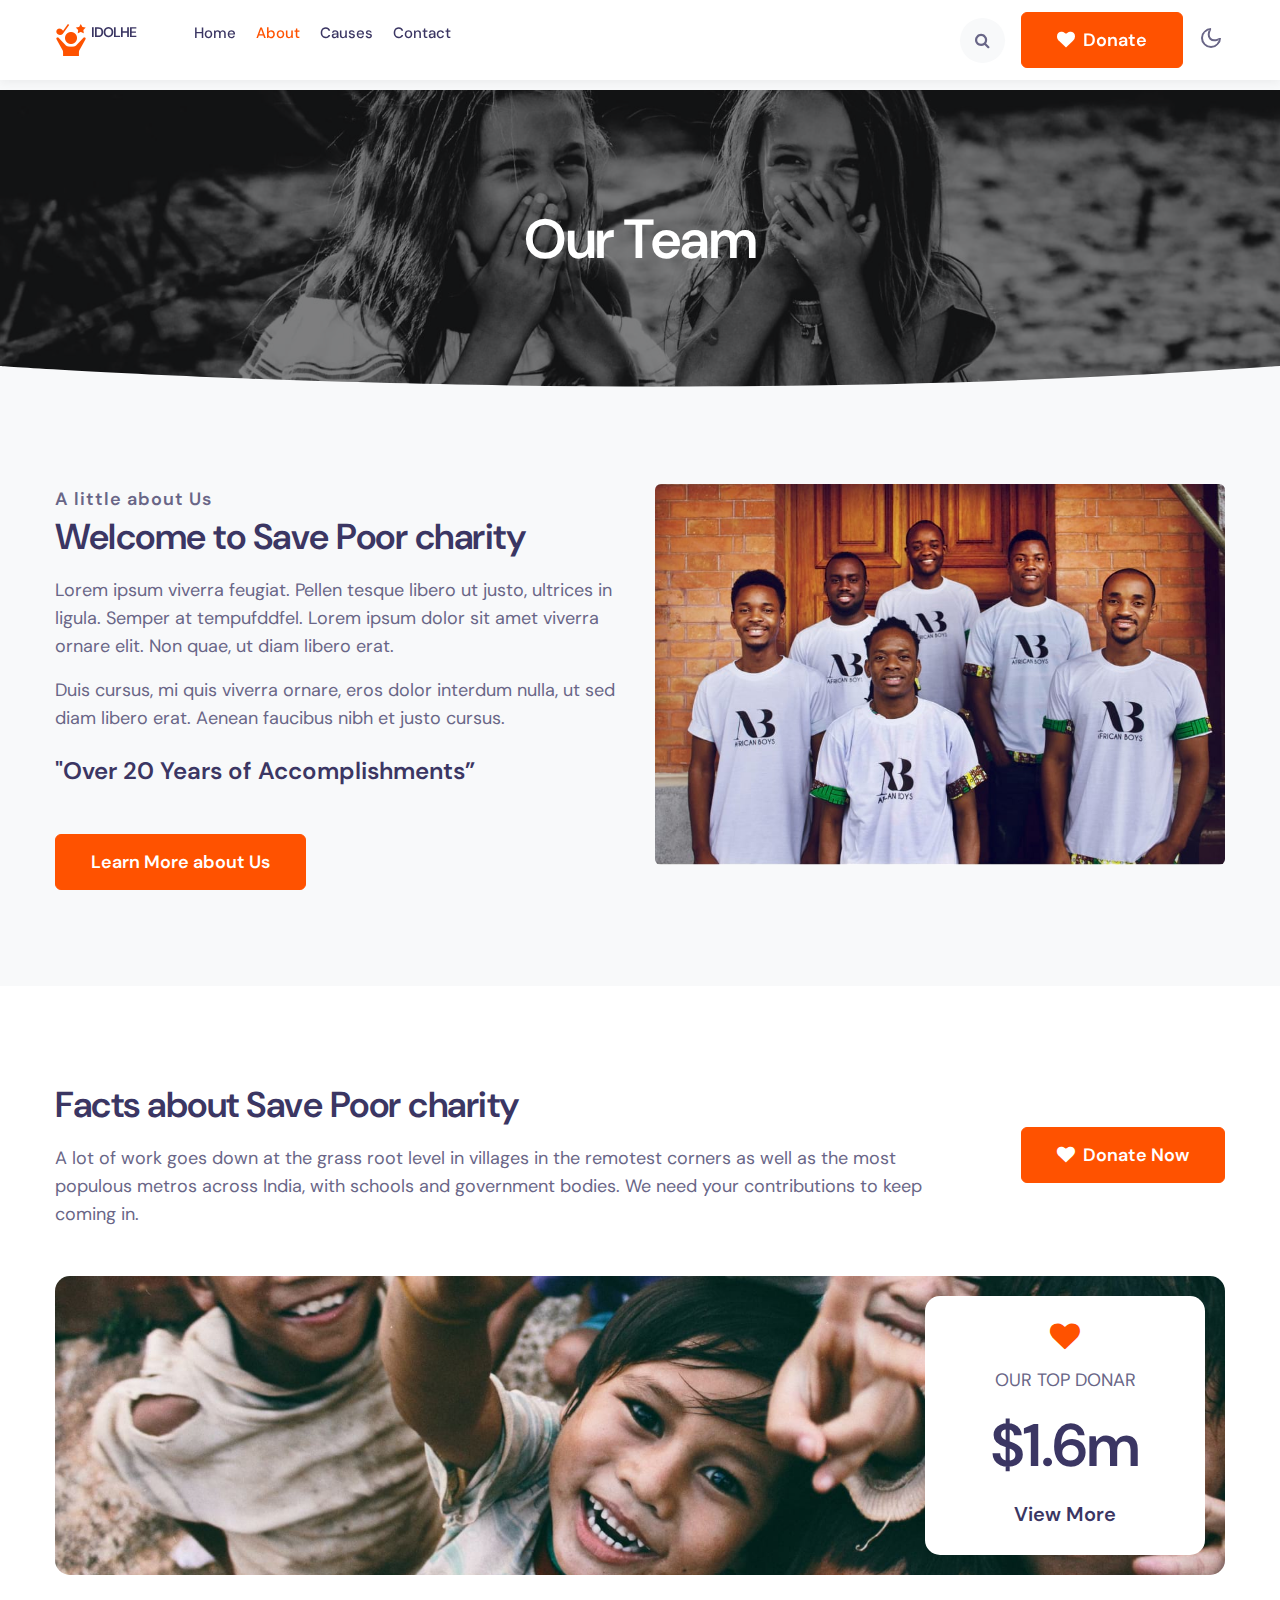
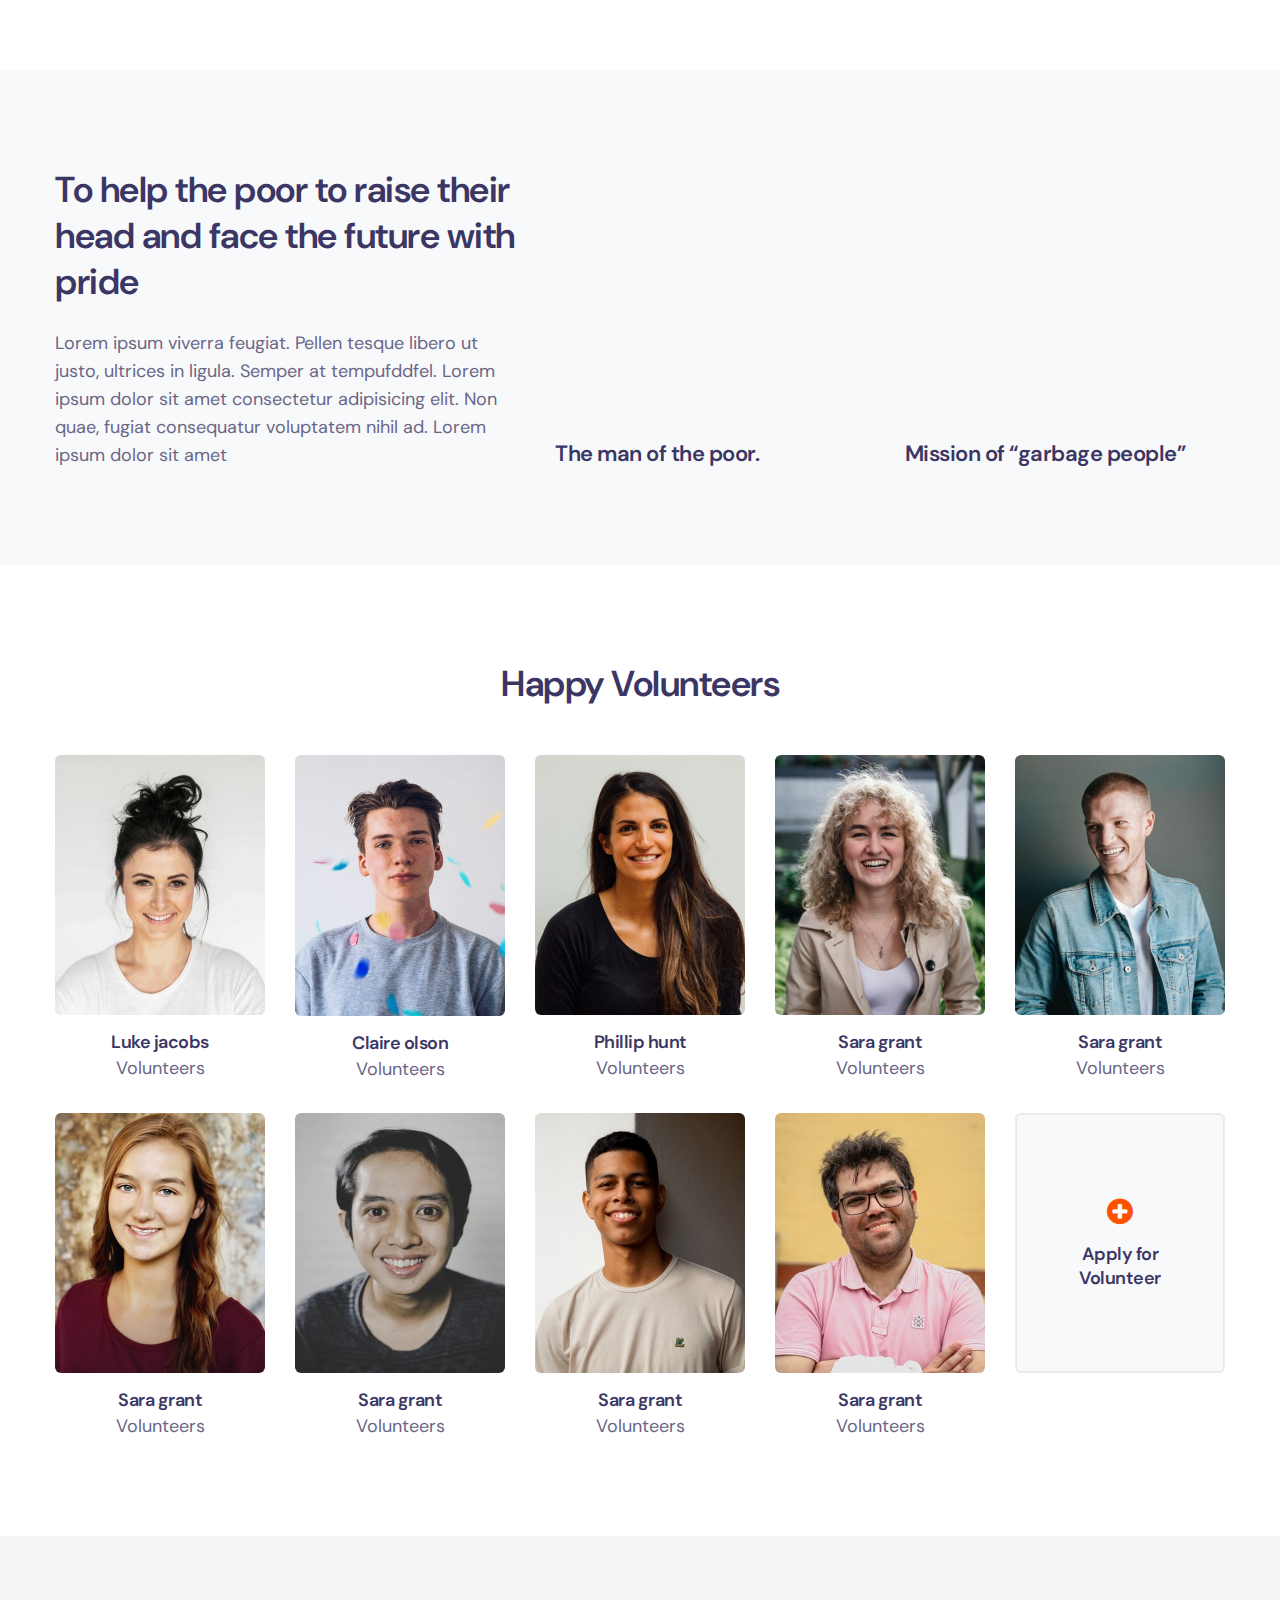
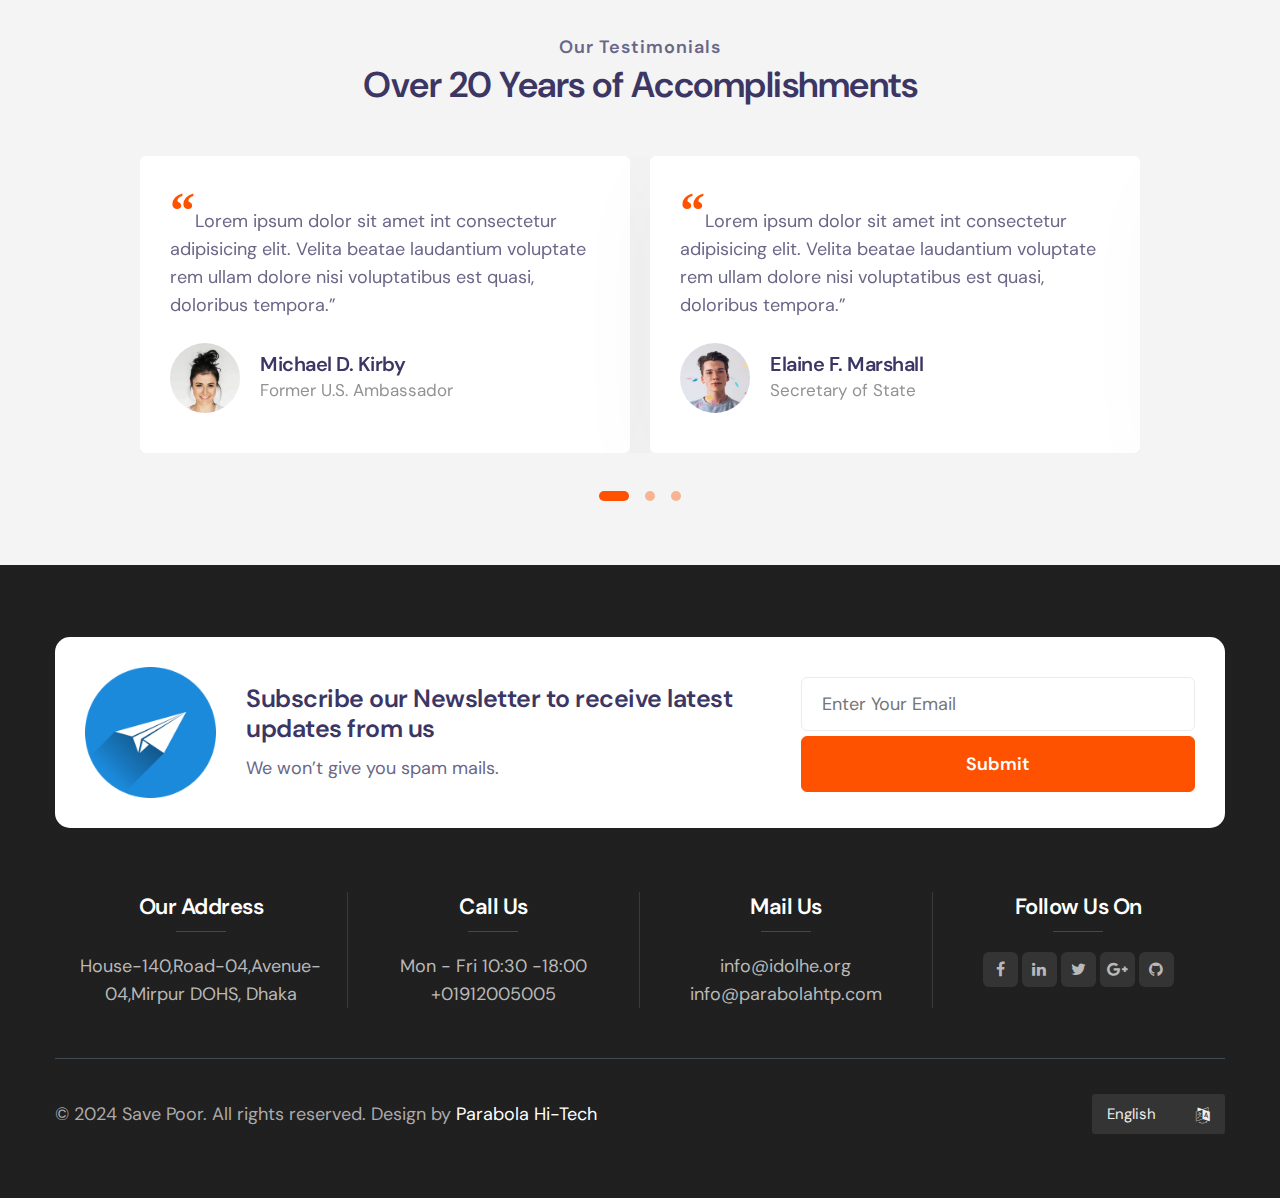
<file: idolhe_team.html>
<!--
Author: W3layouts
Author URL: http://w3layouts.com
-->
<!doctype html>
<html lang="en">
  <head>
    <!-- Required meta tags -->
    <meta charset="utf-8">
    <meta name="viewport" content="width=device-width, initial-scale=1, shrink-to-fit=no">

    <title>IDOLHE</title>

    <link href="//fonts.googleapis.com/css2?family=DM+Sans:wght@400;700&display=swap" rel="stylesheet">
    
    <!-- Template CSS -->
    <link rel="stylesheet" href="assets/css/style-starter.css">
  </head>
  <body>
<!--header-->
<header id="site-header" class="fixed-top">
  <div class="container">
    <nav class="navbar navbar-expand-lg stroke">
      <h1><a class="navbar-brand mr-lg-5" href="index.html">
        <img src="assets/images/logo.png" alt="Your logo" title="Your logo" />IDOLHE
        </a></h1>
      <!-- if logo is image enable this   
    <a class="navbar-brand" href="#index.html">
        <img src="image-path" alt="Your logo" title="Your logo" style="height:35px;" />
    </a> -->
      <button class="navbar-toggler  collapsed bg-gradient" type="button" data-toggle="collapse"
        data-target="#navbarTogglerDemo02" aria-controls="navbarTogglerDemo02" aria-expanded="false"
        aria-label="Toggle navigation">
        <span class="navbar-toggler-icon fa icon-expand fa-bars"></span>
        <span class="navbar-toggler-icon fa icon-close fa-times"></span>
        </span>
      </button>

      <div class="collapse navbar-collapse" id="navbarTogglerDemo02">
        <ul class="navbar-nav w-100">
          <li class="nav-item @@home__active">
            <a class="nav-link" href="index.html">Home <span class="sr-only">(current)</span></a>
          </li>
          <li class="nav-item active">
            <a class="nav-link" href="about.html">About</a>
          </li>
          <li class="nav-item @@causes__active">
            <a class="nav-link" href="causes.html">Causes</a>
          </li>
          <li class="nav-item @@contact__active">
            <a class="nav-link" href="contact.html">Contact</a>
          </li>
          <li class="ml-lg-auto mr-lg-0 m-auto">
            <!--/search-right-->
            <div class="search-right">
              <a href="#search" title="search"><span class="fa fa-search" aria-hidden="true"></span></a>
              <!-- search popup -->
              <div id="search" class="pop-overlay">
                  <div class="popup">
                      <h4 class="mb-3">Search here</h4>
                      <form action="error.html" method="GET" class="search-box">
                          <input type="search" placeholder="Enter Keyword" name="search" required="required"
                              autofocus="">
                          <button type="submit" class="btn btn-style btn-primary">Search</button>
                      </form>

                  </div>
                  <a class="close" href="#close">×</a>
              </div>
              <!-- /search popup -->
          </div>
          <!--//search-right-->
          </li>
          <li class="align-self">
            <a href="#donate" class="btn btn-style btn-primary ml-lg-3 mr-lg-2"><span class="fa fa-heart mr-1"></span> Donate</a>
          </li>
        </ul>
      </div>
      <!-- toggle switch for light and dark theme -->
      <div class="mobile-position">
        <nav class="navigation">
          <div class="theme-switch-wrapper">
            <label class="theme-switch" for="checkbox">
              <input type="checkbox" id="checkbox">
              <div class="mode-container">
                <i class="gg-sun"></i>
                <i class="gg-moon"></i>
              </div>
            </label>
          </div>
        </nav>
      </div>
      <!-- //toggle switch for light and dark theme -->
    </nav>
  </div>
</header>
<!-- //header -->
<div class="inner-banner">
    <section class="w3l-breadcrumb py-5">
        <div class="container py-lg-5 py-md-3">
            <h2 class="title">Our Team</h2>
        </div>
    </section>
</div>
<!-- banner bottom shape -->
<div class="position-relative">
    <div class="shape overflow-hidden">
        <svg viewBox="0 0 2880 48" fill="none" xmlns="http://www.w3.org/2000/svg">
            <path d="M0 48H1437.5H2880V0H2160C1442.5 52 720 0 720 0H0V48Z" fill="currentColor"></path>
        </svg>
    </div>
</div>
<!-- banner bottom shape -->
<section class="w3l-aboutblock1 py-5" id="about">
    <div class="container py-lg-5 py-md-3">
        <div class="row">
            <div class="col-lg-6">
                <h5 class="title-small">A little about Us</h5>
                <h3 class="title-big">Welcome to Save Poor charity</h3>
                <p class="mt-3">Lorem ipsum viverra feugiat. Pellen tesque libero ut justo,
                    ultrices in ligula. Semper at tempufddfel. Lorem ipsum dolor sit amet viverra ornare
                    elit. Non quae, ut diam libero erat.</p>
                <p class="mt-3">Duis cursus, mi quis viverra ornare, eros dolor interdum nulla, ut sed diam libero erat. Aenean faucibus
                    nibh et justo cursus.</p>
                <h3 class="title mt-4">"Over 20 Years of Accomplishments”</h3>
                <a href="#MoreAboutUs" class="btn btn-primary btn-style mt-lg-5 mt-4">Learn More about Us</a>
            </div>
            <div class="col-lg-6 mt-lg-0 mt-5">
                <img src="assets/images/about.jpg" alt="" class="radius-image img-fluid">
            </div>
        </div>
    </div>
</section>
 <!-- forms -->
 <section class="w3l-forms-9 py-5" id="">
     <div class="main-w3 py-lg-5 py-md-3">
         <div class="container">
             <div class="row align-items-center">
                 <div class="main-midd col-lg-9">
                     <h3 class="title-big">Facts about Save Poor charity</h3>
                     <p class="mt-3">A lot of work goes down at the grass root level in villages in the remotest corners
                         as
                         well as the most populous metros across India, with schools and government bodies.
                         We need your contributions to keep coming in.</p>
                 </div>
                 <div class="main-midd-2 col-lg-3 mt-lg-0 mt-4 text-lg-right">
                     <a class="btn btn-style btn-primary" href="#donate"><span class="fa fa-heart mr-1"></span> Donate
                         Now </a>
                 </div>
             </div>

             <div class="donar-img mt-5">
                <div class="right-side text-center">
                    <span class="fa fa-heart"></span>
                    <p>OUR TOP DONAR</p>
                    <h3 class="big my-3">$1.6m</h3>
                    <a class="btn btn-text" href="#ViewMore">View More</a>
                </div>
            </div>
         </div>
     </div>
 </section>
 <!-- //forms -->
<section class="w3l-aboutblock3 py-5" id="videos">
    <div class="video-recipe py-lg-5 py-md-3">
        <div class="container">
            <div class="row">
                <div class="col-lg-5 align-self">
                    <h3 class="title-big">To help the poor to raise their head and face the future with pride</h3>
                    <p class="mt-4">Lorem ipsum viverra feugiat. Pellen tesque libero ut justo,
                        ultrices in ligula. Semper at tempufddfel. Lorem ipsum dolor sit amet consectetur adipisicing
                        elit. Non quae, fugiat consequatur voluptatem nihil ad. Lorem ipsum dolor sit amet</p>
                </div>
                <div class="col-lg-7 mt-lg-0 mt-md-5 mt-4">
                    <div class="row">
                        <div class="col-md-6">
                            <iframe src="https://www.youtube.com/embed/MG3jGHnBVQs" frameborder="0"
                                allow="accelerometer; autoplay; encrypted-media; gyroscope; picture-in-picture"
                                allowfullscreen></iframe>
                            <h3 class="video-title mt-sm-4 mt-3">The man of the poor.</h3>
                        </div>
                        <div class="col-md-6 mt-md-0 mt-5">
                            <iframe src="https://www.youtube.com/embed/MG3jGHnBVQs" frameborder="0"
                                allow="accelerometer; autoplay; encrypted-media; gyroscope; picture-in-picture"
                                allowfullscreen></iframe>
                                <h3 class="video-title mt-sm-4 mt-3">Mission of “garbage people”</h3>
                        </div>
                    </div>
                </div>
            </div>
        </div>
    </div>
</section>
<!--/team-sec-->
<section class="w3l-team-main" id="team">
    <div class="team py-5">
        <div class="container py-lg-5">
            <div class="title-content text-center">
                <h3 class="title-big">Happy Volunteers</h3>
            </div>
            <div class="team-row mt-md-5 mt-4">
                <div class="team-wrap">
                    <div class="team-member text-center">
                        <div class="team-img">
                            <img src="assets/images/team1.jpg" alt="" class="radius-image img-fluid">
                        </div>
                        <a href="#url" class="team-title">Luke jacobs</a>
                        <p>Volunteers</p>
                    </div>
                </div>
                <!-- end team member -->

                <div class="team-wrap">
                    <div class="team-member text-center">
                        <div class="team-img">
                            <img src="assets/images/team2.jpg" alt="" class="radius-image img-fluid">
                        </div>
                        <a href="#url" class="team-title">Claire olson</a>
                        <p>Volunteers</p>
                    </div>
                </div>
                <!-- end team member -->

                <div class="team-wrap">
                    <div class="team-member last text-center">
                        <div class="team-img">
                            <img src="assets/images/team3.jpg" alt="" class="radius-image img-fluid">
                        </div>
                        <a href="#url" class="team-title">Phillip hunt</a>
                        <p>Volunteers</p>
                    </div>
                </div>
                <!-- end team member -->

                <div class="team-wrap">
                    <div class="team-member last text-center">
                        <div class="team-img">
                            <img src="assets/images/team4.jpg" alt="" class="radius-image img-fluid">
                        </div>
                        <a href="#url" class="team-title">Sara grant</a>
                        <p>Volunteers</p>
                    </div>
                </div>
                <!-- end team member -->

                <div class="team-wrap">
                    <div class="team-member last text-center">
                        <div class="team-img">
                            <img src="assets/images/team5.jpg" alt="" class="radius-image img-fluid">
                        </div>
                        <a href="#url" class="team-title">Sara grant</a>
                        <p>Volunteers</p>
                    </div>
                </div>
                <!-- end team member -->

                <div class="team-wrap">
                    <div class="team-member last text-center">
                        <div class="team-img">
                            <img src="assets/images/team6.jpg" alt="" class="radius-image img-fluid">
                        </div>
                        <a href="#url" class="team-title">Sara grant</a>
                        <p>Volunteers</p>
                    </div>
                </div>
                <!-- end team member -->

                <div class="team-wrap">
                    <div class="team-member last text-center">
                        <div class="team-img">
                            <img src="assets/images/team7.jpg" alt="" class="radius-image img-fluid">
                        </div>
                        <a href="#url" class="team-title">Sara grant</a>
                        <p>Volunteers</p>
                    </div>
                </div>
                <!-- end team member -->

                <div class="team-wrap">
                    <div class="team-member last text-center">
                        <div class="team-img">
                            <img src="assets/images/team8.jpg" alt="" class="radius-image img-fluid">
                        </div>
                        <a href="#url" class="team-title">Sara grant</a>
                        <p>Volunteers</p>
                    </div>
                </div>
                <!-- end team member -->

                <div class="team-wrap">
                    <div class="team-member last text-center">
                        <div class="team-img">
                            <img src="assets/images/team9.jpg" alt="" class="radius-image img-fluid">
                        </div>
                        <a href="#url" class="team-title">Sara grant</a>
                        <p>Volunteers</p>
                    </div>
                </div>
                <!-- end team member -->

                <div class="team-apply">
                    <a href="#url" class="team-title m-0"><span class="fa fa-plus-circle d-block mb-3"></span> Apply for Volunteer</a>
                </div>

            </div>
        </div>
</section>
<!--//team-sec-->
<!-- testimonials -->
<section class="w3l-testimonials" id="testimonials">
	<!-- /grids -->
	<div class="customer-layout py-5">
		<div class="container py-lg-5 py-md-4">
            <div class="heading align-self text-center">
                <h6 class="title-small">Our Testimonials</h6>
                <h3 class="title-big mb-md-5 mb-4">Over 20 Years of Accomplishments</h3>
            </div>
			<!-- /grids -->
			<div class="row testimonial-row">
				<div id="owl-demo1" class="owl-two owl-carousel owl-theme mb-lg-3 mb-5">
					<div class="item">
						<div class="testimonial-content">
							<div class="testimonial">
								<blockquote>
									<q>Lorem ipsum dolor sit amet int consectetur adipisicing elit. Velita beatae laudantium
										voluptate rem ullam dolore nisi voluptatibus est quasi, doloribus tempora.</q>
								</blockquote>
								<div class="testi-des">
									<div class="test-img"><img src="assets/images/team1.jpg" class="img-fluid" alt="client-img">
									</div>
									<div class="peopl align-self">
										<h3>Michael D. Kirby</h3>
										<p class="indentity">Former U.S. Ambassador </p>
									</div>
								</div>
							</div>
						</div>
					</div>
					<div class="item">
						<div class="testimonial-content">
							<div class="testimonial">
							  <blockquote>
								  <q>Lorem ipsum dolor sit amet int consectetur adipisicing elit. Velita beatae laudantium
									  voluptate rem ullam dolore nisi voluptatibus est quasi, doloribus tempora.</q>
							  </blockquote>
								<div class="testi-des">
									<div class="test-img"><img src="assets/images/team2.jpg" class="img-fluid" alt="client-img">
									</div>
									<div class="peopl align-self">
										<h3>Elaine F. Marshall</h3>
										<p class="indentity">Secretary of State </p>
									</div>
								</div>
							</div>
						</div>
					</div>
					<div class="item">
						<div class="testimonial-content">
							<div class="testimonial">
							  <blockquote>
								  <q>Lorem ipsum dolor sit amet int consectetur adipisicing elit. Velita beatae laudantium
									  voluptate rem ullam dolore nisi voluptatibus est quasi, doloribus tempora.</q>
							  </blockquote>
								<div class="testi-des">
									<div class="test-img"><img src="assets/images/team3.jpg" class="img-fluid" alt="client-img">
									</div>
									<div class="peopl align-self">
										<h3>Janice Hoffman</h3>
										<p class="indentity">Chief Operating Officer</p>
									</div>
								</div>
							</div>
						</div>
					</div>
					<div class="item">
						<div class="testimonial-content">
							<div class="testimonial">
							  <blockquote>
								  <q>Lorem ipsum dolor sit amet int consectetur adipisicing elit. Velita beatae laudantium
									  voluptate rem ullam dolore nisi voluptatibus est quasi, doloribus tempora.</q>
							  </blockquote>
								<div class="testi-des">
									<div class="test-img"><img src="assets/images/team4.jpg" class="img-fluid" alt="client-img">
									</div>
									<div class="peopl align-self">
										<h3>Stefan Homa</h3>
										<p class="indentity">Charity architect</p>
									</div>
								</div>
							</div>
						</div>
					</div>
					<div class="item">
						<div class="testimonial-content">
							<div class="testimonial">
							  <blockquote>
								  <q>Lorem ipsum dolor sit amet int consectetur adipisicing elit. Velita beatae laudantium
									  voluptate rem ullam dolore nisi voluptatibus est quasi, doloribus tempora.</q>
							  </blockquote>
								<div class="testi-des">
									<div class="test-img"><img src="assets/images/team2.jpg" class="img-fluid" alt="client-img">
									</div>
									<div class="peopl align-self">
										<h3>Jeannie Gooch</h3>
										<p class="indentity">Funding teacher</p>
									</div>
								</div>
							</div>
						</div>
					</div>
					<div class="item">
						<div class="testimonial-content">
							<div class="testimonial">
							  <blockquote>
								  <q>Lorem ipsum dolor sit amet int consectetur adipisicing elit. Velita beatae laudantium
									  voluptate rem ullam dolore nisi voluptatibus est quasi, doloribus tempora.</q>
							  </blockquote>
								<div class="testi-des">
									<div class="test-img"><img src="assets/images/team3.jpg" class="img-fluid" alt="client-img">
									</div>
									<div class="peopl align-self">
										<h3>Elaine F. Marshall</h3>
										<p class="indentity">Secretary of State</p>
									</div>
								</div>
							</div>
						</div>
					</div>
				</div>
			</div>
		</div>
		<!-- /grids -->
	</div>
	<!-- //grids -->
  </section>
  <!-- //testimonials -->
<!-- footer 14 -->
<div class="w3l-footer-main">
  <div class="w3l-sub-footer-content">
      <section class="_form-3">
          <div class="form-main">
              <div class="container">
                  <div class="middle-section grid-column top-bottom">
                      <div class="image grid-three-column">
                          <img src="assets/images/subscribe.png" alt="" class="img-fluid radius-image-full">
                      </div>
                      <div class="text-grid grid-three-column">
                          <h2>Subscribe our Newsletter to receive latest updates from us</h2>
                          <p>We won’t give you spam mails.</p>
                      </div>
                      <div class="form-text grid-three-column">
                          <form action="/" method="GET">
                              <input type="email" name=" placeholder" placeholder="Enter Your Email" required="">
                              <button type="submit" class="btn btn-style btn-primary">Submit</button>
                          </form>
                      </div>
                  </div>
              </div>
          </div>
      </section>
       <!-- Footers-14 -->
       <footer class="footer-14">
        <div id="footers14-block">
            <div class="container">
                <div class="footers20-content">
                    <div class="d-grid grid-col-4 grids-content">
                        <div class="column">
                            <h4>Our Address</h4>
                              <p> House-140,Road-04,Avenue-04,Mirpur DOHS, Dhaka</p>
                        </div>
                        <div class="column">
                            <h4>Call Us</h4>
                            <p>Mon - Fri 10:30 -18:00</p>
                            <p><a href="tel:+44-000-888-999">+01912005005</a></p>
                        </div>
                        <div class="column">
                            <h4>Mail Us</h4>
                            <p><a href="mailto:info@idolhe.org">info@idolhe.org</a></p>
                            <p><a href="mailto:no.reply@idolhe.org">info@parabolahtp.com</a></p>
                        </div>
                        <div class="column">
                            <h4>Follow Us On</h4>
                            <ul>
                                <li><a href="#facebook"><span class="fa fa-facebook"
                                            aria-hidden="true"></span></a>
                                </li>
                                <li><a href="#linkedin"><span class="fa fa-linkedin"
                                            aria-hidden="true"></span></a>
                                </li>
                                <li><a href="#twitter"><span class="fa fa-twitter"
                                            aria-hidden="true"></span></a>
                                </li>
                                <li><a href="#google"><span class="fa fa-google-plus"
                                            aria-hidden="true"></span></a>
                                </li>
                                <li><a href="#github"><span class="fa fa-github" aria-hidden="true"></span></a>
                                </li>
                            </ul>
                        </div>
                    </div>
                </div>
                <div class="footers14-bottom d-flex">
                    <div class="copyright">
                        <p>© 2024 Save Poor. All rights reserved. Design by <a href="#"
                                target="_blank">Parabola Hi-Tech </a></p>
                    </div>
                    <div class="language-select d-flex">
                        <span class="fa fa-language" aria-hidden="true"></span>
                        <select>
                            <option>English</option>
                            <option>Estonina</option>
                            <option>Deutsch</option>
                            <option>Nederlan;ds</option>
                        </select>
                    </div>
                </div>
            </div>
        </div>
        <!-- move top -->
        <button onclick="topFunction()" id="movetop" title="Go to top">
            &uarr;
        </button>
       
        <!-- /move top -->

    </footer>
    <!-- Footers-14 -->
  </div>
</div>
<!-- //footer 14 -->

<script src="assets/js/jquery-3.3.1.min.js"></script> <!-- Common jquery plugin -->

<script src="assets/js/theme-change.js"></script><!-- theme switch js (light and dark)-->
<script src="assets/js/owl.carousel.js"></script>

<!-- script for banner slider-->
<script>
  $(document).ready(function () {
    $('.owl-one').owlCarousel({
      loop: true,
      dots: false,
      margin: 0,
      nav: true,
      responsiveClass: true,
      autoplay: true,
      autoplayTimeout: 5000,
      autoplaySpeed: 1000,
      autoplayHoverPause: false,
      responsive: {
        0: {
          items: 1
        },
        480: {
          items: 1
        },
        667: {
          items: 1
        },
        1000: {
          items: 1
        }
      }
    })
  })
</script>
<!-- //script -->

<!-- script for tesimonials carousel slider -->
<script>
  $(document).ready(function () {
    $("#owl-demo1").owlCarousel({
      loop: true,
      margin: 20,
      nav: false,
      responsiveClass: true,
      responsive: {
        0: {
          items: 1
        },
        736: {
          items: 1
        },
        1000: {
          items: 2,
          loop: false
        }
      }
    })
  })
</script>
<!-- //script for tesimonials carousel slider -->

<script src="assets/js/counter.js"></script>

<!--/MENU-JS-->
<script>
  $(window).on("scroll", function () {
    var scroll = $(window).scrollTop();

    if (scroll >= 80) {
      $("#site-header").addClass("nav-fixed");
    } else {
      $("#site-header").removeClass("nav-fixed");
    }
  });

  //Main navigation Active Class Add Remove
  $(".navbar-toggler").on("click", function () {
    $("header").toggleClass("active");
  });
  $(document).on("ready", function () {
    if ($(window).width() > 991) {
      $("header").removeClass("active");
    }
    $(window).on("resize", function () {
      if ($(window).width() > 991) {
        $("header").removeClass("active");
      }
    });
  });
</script>
<!--//MENU-JS-->

<!-- disable body scroll which navbar is in active -->
<script>
  $(function () {
    $('.navbar-toggler').click(function () {
      $('body').toggleClass('noscroll');
    })
  });
</script>
<!-- //disable body scroll which navbar is in active -->

<!--bootstrap-->
<script src="assets/js/bootstrap.min.js"></script>
<!-- //bootstrap-->
</body>

</html>
</file>
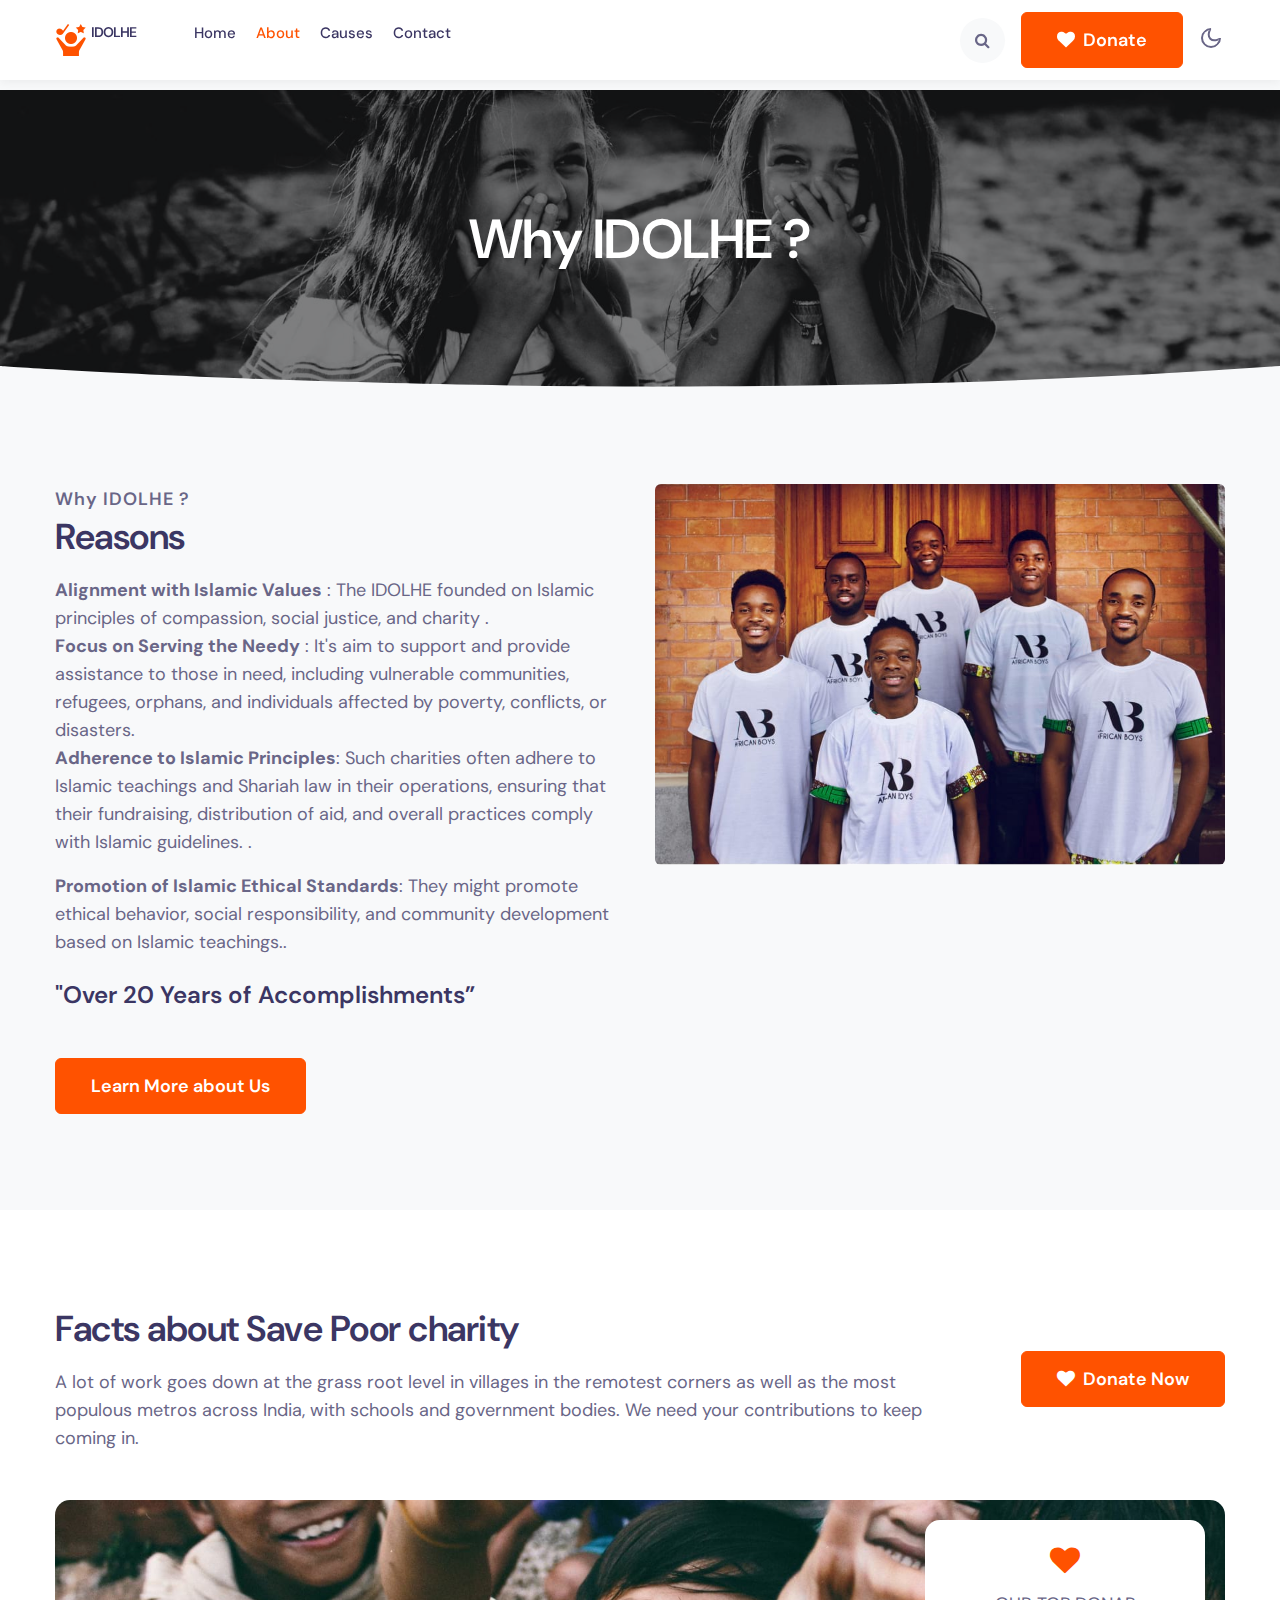
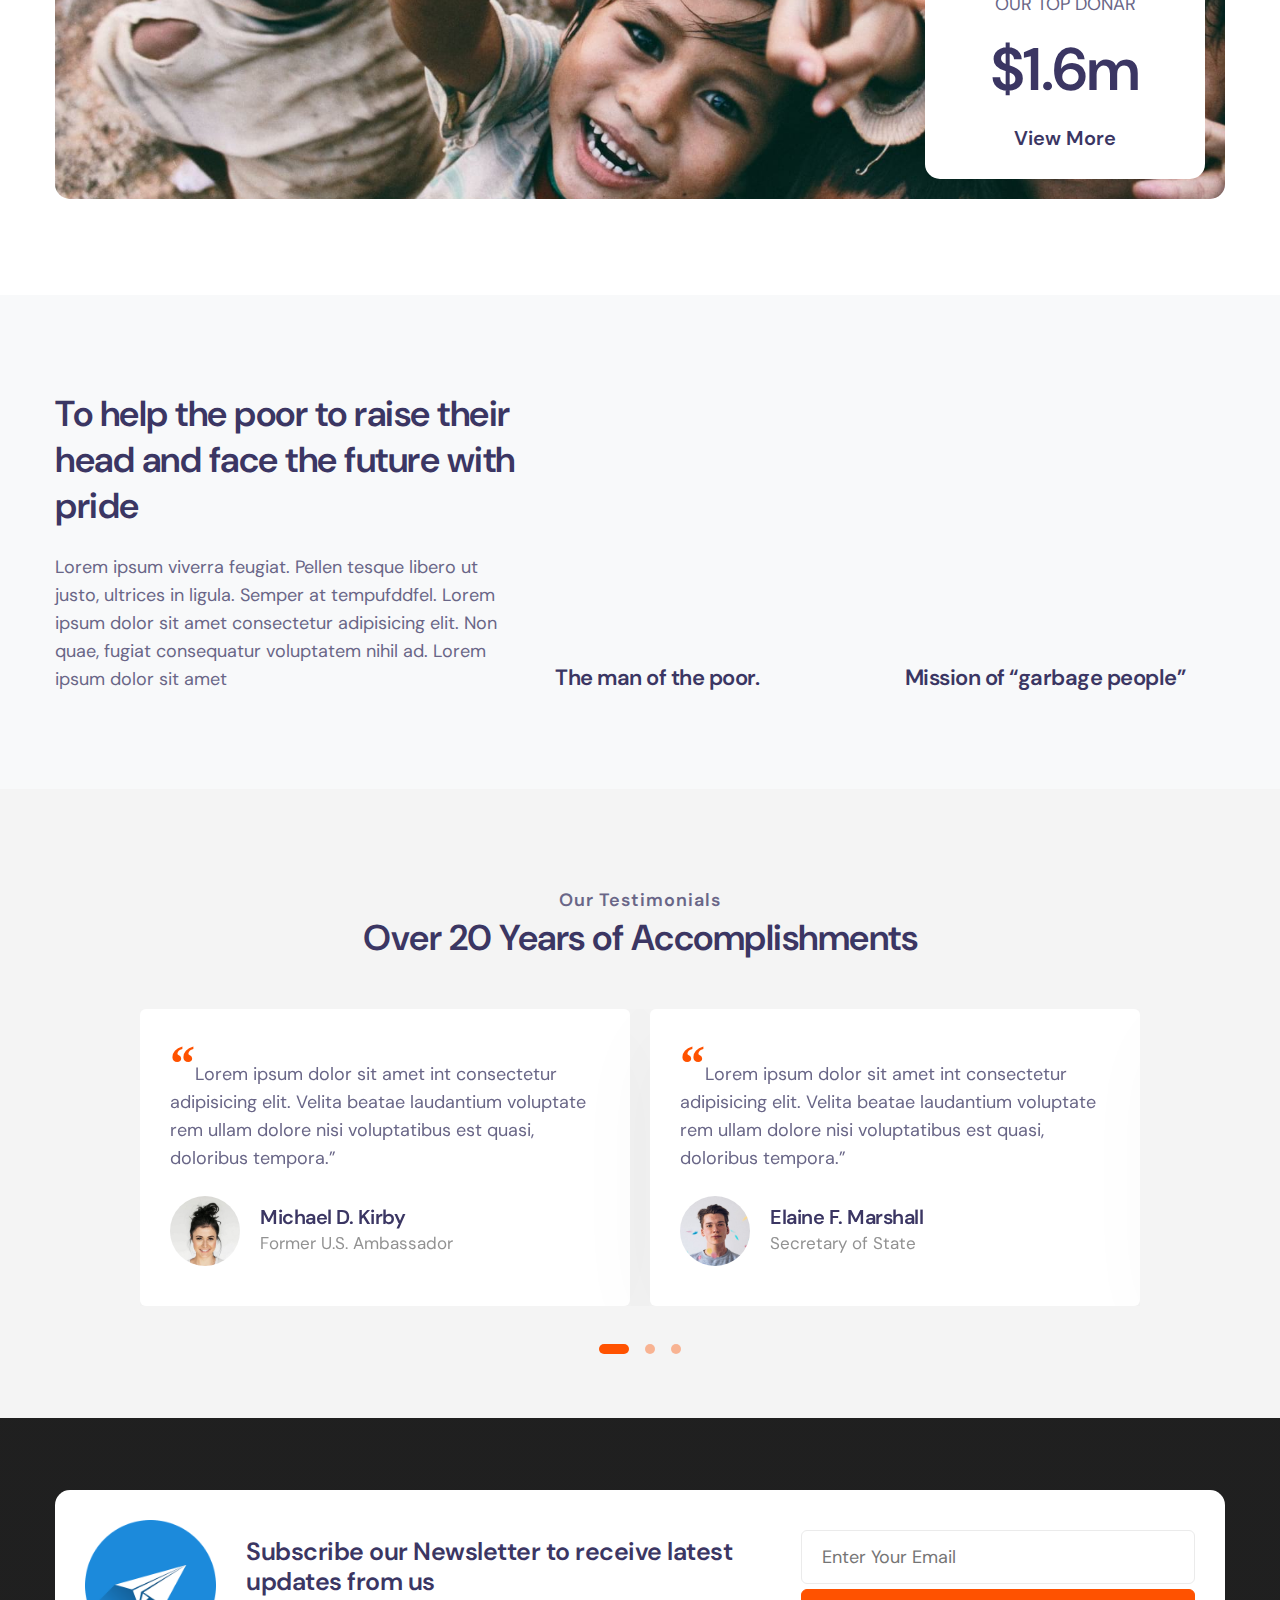
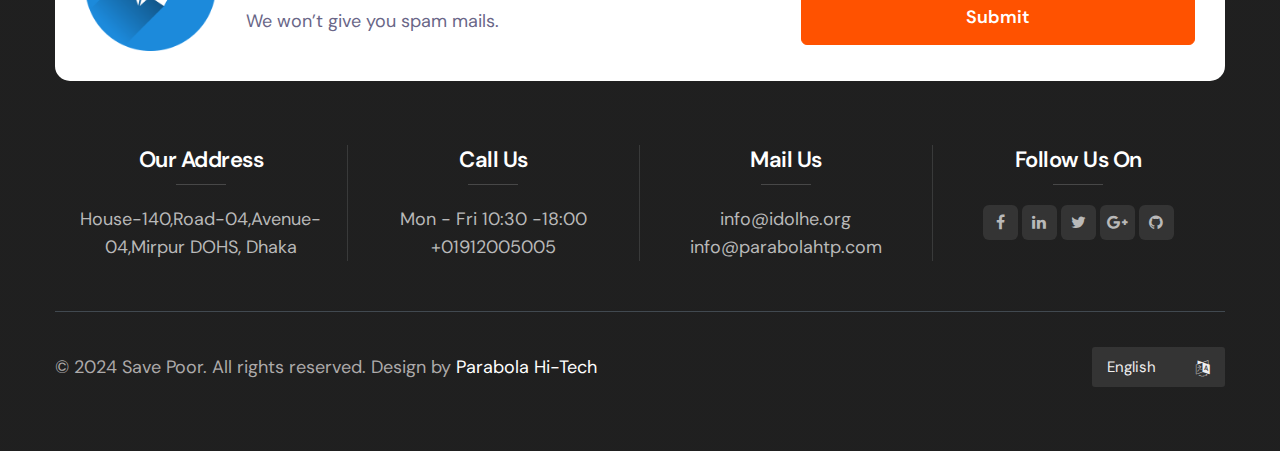
<file: why_idolhe.html>
<!--
Author: W3layouts
Author URL: http://w3layouts.com
-->
<!doctype html>
<html lang="en">
  <head>
    <!-- Required meta tags -->
    <meta charset="utf-8">
    <meta name="viewport" content="width=device-width, initial-scale=1, shrink-to-fit=no">

    <title>IDOLHE</title>

    <link href="//fonts.googleapis.com/css2?family=DM+Sans:wght@400;700&display=swap" rel="stylesheet">
    
    <!-- Template CSS -->
    <link rel="stylesheet" href="assets/css/style-starter.css">
  </head>
  <body>
<!--header-->
<header id="site-header" class="fixed-top">
  <div class="container">
    <nav class="navbar navbar-expand-lg stroke">
      <h1><a class="navbar-brand mr-lg-5" href="index.html">
        <img src="assets/images/logo.png" alt="Your logo" title="Your logo" />IDOLHE
        </a></h1>
      <!-- if logo is image enable this   
    <a class="navbar-brand" href="#index.html">
        <img src="image-path" alt="Your logo" title="Your logo" style="height:35px;" />
    </a> -->
      <button class="navbar-toggler  collapsed bg-gradient" type="button" data-toggle="collapse"
        data-target="#navbarTogglerDemo02" aria-controls="navbarTogglerDemo02" aria-expanded="false"
        aria-label="Toggle navigation">
        <span class="navbar-toggler-icon fa icon-expand fa-bars"></span>
        <span class="navbar-toggler-icon fa icon-close fa-times"></span>
        </span>
      </button>

      <div class="collapse navbar-collapse" id="navbarTogglerDemo02">
        <ul class="navbar-nav w-100">
          <li class="nav-item @@home__active">
            <a class="nav-link" href="index.html">Home <span class="sr-only">(current)</span></a>
          </li>
          <li class="nav-item active">
            <a class="nav-link" href="about.html">About</a>
          </li>
          <li class="nav-item @@causes__active">
            <a class="nav-link" href="causes.html">Causes</a>
          </li>
          <li class="nav-item @@contact__active">
            <a class="nav-link" href="contact.html">Contact</a>
          </li>
          <li class="ml-lg-auto mr-lg-0 m-auto">
            <!--/search-right-->
            <div class="search-right">
              <a href="#search" title="search"><span class="fa fa-search" aria-hidden="true"></span></a>
              <!-- search popup -->
              <div id="search" class="pop-overlay">
                  <div class="popup">
                      <h4 class="mb-3">Search here</h4>
                      <form action="error.html" method="GET" class="search-box">
                          <input type="search" placeholder="Enter Keyword" name="search" required="required"
                              autofocus="">
                          <button type="submit" class="btn btn-style btn-primary">Search</button>
                      </form>

                  </div>
                  <a class="close" href="#close">×</a>
              </div>
              <!-- /search popup -->
          </div>
          <!--//search-right-->
          </li>
          <li class="align-self">
            <a href="#donate" class="btn btn-style btn-primary ml-lg-3 mr-lg-2"><span class="fa fa-heart mr-1"></span> Donate</a>
          </li>
        </ul>
      </div>
      <!-- toggle switch for light and dark theme -->
      <div class="mobile-position">
        <nav class="navigation">
          <div class="theme-switch-wrapper">
            <label class="theme-switch" for="checkbox">
              <input type="checkbox" id="checkbox">
              <div class="mode-container">
                <i class="gg-sun"></i>
                <i class="gg-moon"></i>
              </div>
            </label>
          </div>
        </nav>
      </div>
      <!-- //toggle switch for light and dark theme -->
    </nav>
  </div>
</header>
<!-- //header -->
<div class="inner-banner">
    <section class="w3l-breadcrumb py-5">
        <div class="container py-lg-5 py-md-3">
            <h2 class="title">Why IDOLHE ? </h2>
        </div>
    </section>
</div>
<!-- banner bottom shape -->
<div class="position-relative">
    <div class="shape overflow-hidden">
        <svg viewBox="0 0 2880 48" fill="none" xmlns="http://www.w3.org/2000/svg">
            <path d="M0 48H1437.5H2880V0H2160C1442.5 52 720 0 720 0H0V48Z" fill="currentColor"></path>
        </svg>
    </div>
</div>
<!-- banner bottom shape -->
<section class="w3l-aboutblock1 py-5" id="about">
    <div class="container py-lg-5 py-md-3">
        <div class="row">
            <div class="col-lg-6">
                <h5 class="title-small">Why IDOLHE ?</h5>
                <h3 class="title-big">Reasons</h3>
                <p class="mt-3">   <b>Alignment with Islamic Values</b> : The IDOLHE founded on Islamic principles of compassion, social justice, and charity . </p>

                 <p>  <b>Focus on Serving the Needy</b> : It's  aim to support and provide assistance to those in need, including vulnerable communities, refugees, orphans, and individuals affected by poverty, conflicts, or disasters.</p>
                
            <p><b>Adherence to Islamic Principles</b>: Such charities often adhere to Islamic teachings and Shariah law in their operations, ensuring that their fundraising, distribution of aid, and overall practices comply with Islamic guidelines.
                
                    .</p>
                <p class="mt-3"><b>Promotion of Islamic Ethical Standards</b>: They might promote ethical behavior, social responsibility, and community development based on Islamic teachings..</p>
                <h3 class="title mt-4">"Over 20 Years of Accomplishments”</h3>
                <a href="#MoreAboutUs" class="btn btn-primary btn-style mt-lg-5 mt-4">Learn More about Us</a>
            </div>
            <div class="col-lg-6 mt-lg-0 mt-5">
                <img src="assets/images/about.jpg" alt="" class="radius-image img-fluid">
            </div>
        </div>
    </div>
</section>
 <!-- forms -->
 <section class="w3l-forms-9 py-5" id="">
     <div class="main-w3 py-lg-5 py-md-3">
         <div class="container">
             <div class="row align-items-center">
                 <div class="main-midd col-lg-9">
                     <h3 class="title-big">Facts about Save Poor charity</h3>
                     <p class="mt-3">A lot of work goes down at the grass root level in villages in the remotest corners
                         as
                         well as the most populous metros across India, with schools and government bodies.
                         We need your contributions to keep coming in.</p>
                 </div>
                 <div class="main-midd-2 col-lg-3 mt-lg-0 mt-4 text-lg-right">
                     <a class="btn btn-style btn-primary" href="#donate"><span class="fa fa-heart mr-1"></span> Donate
                         Now </a>
                 </div>
             </div>

             <div class="donar-img mt-5">
                <div class="right-side text-center">
                    <span class="fa fa-heart"></span>
                    <p>OUR TOP DONAR</p>
                    <h3 class="big my-3">$1.6m</h3>
                    <a class="btn btn-text" href="#ViewMore">View More</a>
                </div>
            </div>
         </div>
     </div>
 </section>
 <!-- //forms -->
<section class="w3l-aboutblock3 py-5" id="videos">
    <div class="video-recipe py-lg-5 py-md-3">
        <div class="container">
            <div class="row">
                <div class="col-lg-5 align-self">
                    <h3 class="title-big">To help the poor to raise their head and face the future with pride</h3>
                    <p class="mt-4">Lorem ipsum viverra feugiat. Pellen tesque libero ut justo,
                        ultrices in ligula. Semper at tempufddfel. Lorem ipsum dolor sit amet consectetur adipisicing
                        elit. Non quae, fugiat consequatur voluptatem nihil ad. Lorem ipsum dolor sit amet</p>
                </div>
                <div class="col-lg-7 mt-lg-0 mt-md-5 mt-4">
                    <div class="row">
                        <div class="col-md-6">
                            <iframe src="https://www.youtube.com/embed/MG3jGHnBVQs" frameborder="0"
                                allow="accelerometer; autoplay; encrypted-media; gyroscope; picture-in-picture"
                                allowfullscreen></iframe>
                            <h3 class="video-title mt-sm-4 mt-3">The man of the poor.</h3>
                        </div>
                        <div class="col-md-6 mt-md-0 mt-5">
                            <iframe src="https://www.youtube.com/embed/MG3jGHnBVQs" frameborder="0"
                                allow="accelerometer; autoplay; encrypted-media; gyroscope; picture-in-picture"
                                allowfullscreen></iframe>
                                <h3 class="video-title mt-sm-4 mt-3">Mission of “garbage people”</h3>
                        </div>
                    </div>
                </div>
            </div>
        </div>
    </div>
</section>
<!--/team-sec-->

<!--//team-sec-->
<!-- testimonials -->
<section class="w3l-testimonials" id="testimonials">
	<!-- /grids -->
	<div class="customer-layout py-5">
		<div class="container py-lg-5 py-md-4">
            <div class="heading align-self text-center">
                <h6 class="title-small">Our Testimonials</h6>
                <h3 class="title-big mb-md-5 mb-4">Over 20 Years of Accomplishments</h3>
            </div>
			<!-- /grids -->
			<div class="row testimonial-row">
				<div id="owl-demo1" class="owl-two owl-carousel owl-theme mb-lg-3 mb-5">
					<div class="item">
						<div class="testimonial-content">
							<div class="testimonial">
								<blockquote>
									<q>Lorem ipsum dolor sit amet int consectetur adipisicing elit. Velita beatae laudantium
										voluptate rem ullam dolore nisi voluptatibus est quasi, doloribus tempora.</q>
								</blockquote>
								<div class="testi-des">
									<div class="test-img"><img src="assets/images/team1.jpg" class="img-fluid" alt="client-img">
									</div>
									<div class="peopl align-self">
										<h3>Michael D. Kirby</h3>
										<p class="indentity">Former U.S. Ambassador </p>
									</div>
								</div>
							</div>
						</div>
					</div>
					<div class="item">
						<div class="testimonial-content">
							<div class="testimonial">
							  <blockquote>
								  <q>Lorem ipsum dolor sit amet int consectetur adipisicing elit. Velita beatae laudantium
									  voluptate rem ullam dolore nisi voluptatibus est quasi, doloribus tempora.</q>
							  </blockquote>
								<div class="testi-des">
									<div class="test-img"><img src="assets/images/team2.jpg" class="img-fluid" alt="client-img">
									</div>
									<div class="peopl align-self">
										<h3>Elaine F. Marshall</h3>
										<p class="indentity">Secretary of State </p>
									</div>
								</div>
							</div>
						</div>
					</div>
					<div class="item">
						<div class="testimonial-content">
							<div class="testimonial">
							  <blockquote>
								  <q>Lorem ipsum dolor sit amet int consectetur adipisicing elit. Velita beatae laudantium
									  voluptate rem ullam dolore nisi voluptatibus est quasi, doloribus tempora.</q>
							  </blockquote>
								<div class="testi-des">
									<div class="test-img"><img src="assets/images/team3.jpg" class="img-fluid" alt="client-img">
									</div>
									<div class="peopl align-self">
										<h3>Janice Hoffman</h3>
										<p class="indentity">Chief Operating Officer</p>
									</div>
								</div>
							</div>
						</div>
					</div>
					<div class="item">
						<div class="testimonial-content">
							<div class="testimonial">
							  <blockquote>
								  <q>Lorem ipsum dolor sit amet int consectetur adipisicing elit. Velita beatae laudantium
									  voluptate rem ullam dolore nisi voluptatibus est quasi, doloribus tempora.</q>
							  </blockquote>
								<div class="testi-des">
									<div class="test-img"><img src="assets/images/team4.jpg" class="img-fluid" alt="client-img">
									</div>
									<div class="peopl align-self">
										<h3>Stefan Homa</h3>
										<p class="indentity">Charity architect</p>
									</div>
								</div>
							</div>
						</div>
					</div>
					<div class="item">
						<div class="testimonial-content">
							<div class="testimonial">
							  <blockquote>
								  <q>Lorem ipsum dolor sit amet int consectetur adipisicing elit. Velita beatae laudantium
									  voluptate rem ullam dolore nisi voluptatibus est quasi, doloribus tempora.</q>
							  </blockquote>
								<div class="testi-des">
									<div class="test-img"><img src="assets/images/team2.jpg" class="img-fluid" alt="client-img">
									</div>
									<div class="peopl align-self">
										<h3>Jeannie Gooch</h3>
										<p class="indentity">Funding teacher</p>
									</div>
								</div>
							</div>
						</div>
					</div>
					<div class="item">
						<div class="testimonial-content">
							<div class="testimonial">
							  <blockquote>
								  <q>Lorem ipsum dolor sit amet int consectetur adipisicing elit. Velita beatae laudantium
									  voluptate rem ullam dolore nisi voluptatibus est quasi, doloribus tempora.</q>
							  </blockquote>
								<div class="testi-des">
									<div class="test-img"><img src="assets/images/team3.jpg" class="img-fluid" alt="client-img">
									</div>
									<div class="peopl align-self">
										<h3>Elaine F. Marshall</h3>
										<p class="indentity">Secretary of State</p>
									</div>
								</div>
							</div>
						</div>
					</div>
				</div>
			</div>
		</div>
		<!-- /grids -->
	</div>
	<!-- //grids -->
  </section>
  <!-- //testimonials -->
<!-- footer 14 -->
<div class="w3l-footer-main">
  <div class="w3l-sub-footer-content">
      <section class="_form-3">
          <div class="form-main">
              <div class="container">
                  <div class="middle-section grid-column top-bottom">
                      <div class="image grid-three-column">
                          <img src="assets/images/subscribe.png" alt="" class="img-fluid radius-image-full">
                      </div>
                      <div class="text-grid grid-three-column">
                          <h2>Subscribe our Newsletter to receive latest updates from us</h2>
                          <p>We won’t give you spam mails.</p>
                      </div>
                      <div class="form-text grid-three-column">
                          <form action="/" method="GET">
                              <input type="email" name=" placeholder" placeholder="Enter Your Email" required="">
                              <button type="submit" class="btn btn-style btn-primary">Submit</button>
                          </form>
                      </div>
                  </div>
              </div>
          </div>
      </section>
      <!-- Footers-14 -->
      <footer class="footer-14">
        <div id="footers14-block">
            <div class="container">
                <div class="footers20-content">
                    <div class="d-grid grid-col-4 grids-content">
                        <div class="column">
                            <h4>Our Address</h4>
                              <p> House-140,Road-04,Avenue-04,Mirpur DOHS, Dhaka</p>
                        </div>
                        <div class="column">
                            <h4>Call Us</h4>
                            <p>Mon - Fri 10:30 -18:00</p>
                            <p><a href="tel:+44-000-888-999">+01912005005</a></p>
                        </div>
                        <div class="column">
                            <h4>Mail Us</h4>
                            <p><a href="mailto:info@idolhe.org">info@idolhe.org</a></p>
                            <p><a href="mailto:no.reply@idolhe.org">info@parabolahtp.com</a></p>
                        </div>
                        <div class="column">
                            <h4>Follow Us On</h4>
                            <ul>
                                <li><a href="#facebook"><span class="fa fa-facebook"
                                            aria-hidden="true"></span></a>
                                </li>
                                <li><a href="#linkedin"><span class="fa fa-linkedin"
                                            aria-hidden="true"></span></a>
                                </li>
                                <li><a href="#twitter"><span class="fa fa-twitter"
                                            aria-hidden="true"></span></a>
                                </li>
                                <li><a href="#google"><span class="fa fa-google-plus"
                                            aria-hidden="true"></span></a>
                                </li>
                                <li><a href="#github"><span class="fa fa-github" aria-hidden="true"></span></a>
                                </li>
                            </ul>
                        </div>
                    </div>
                </div>
                <div class="footers14-bottom d-flex">
                    <div class="copyright">
                        <p>© 2024 Save Poor. All rights reserved. Design by <a href="#"
                                target="_blank">Parabola Hi-Tech </a></p>
                    </div>
                    <div class="language-select d-flex">
                        <span class="fa fa-language" aria-hidden="true"></span>
                        <select>
                            <option>English</option>
                            <option>Estonina</option>
                            <option>Deutsch</option>
                            <option>Nederlan;ds</option>
                        </select>
                    </div>
                </div>
            </div>
        </div>
        <!-- move top -->
        <button onclick="topFunction()" id="movetop" title="Go to top">
            &uarr;
        </button>
       
        <!-- /move top -->

    </footer>
    <!-- Footers-14 -->
          <script>
              // When the user scrolls down 20px from the top of the document, show the button
              window.onscroll = function () {
                  scrollFunction()
              };

              function scrollFunction() {
                  if (document.body.scrollTop > 20 || document.documentElement.scrollTop > 20) {
                      document.getElementById("movetop").style.display = "block";
                  } else {
                      document.getElementById("movetop").style.display = "none";
                  }
              }

              // When the user clicks on the button, scroll to the top of the document
              function topFunction() {
                  document.body.scrollTop = 0;
                  document.documentElement.scrollTop = 0;
              }
          </script>
          <!-- /move top -->

      </footer>
      <!-- Footers-14 -->
  </div>
</div>
<!-- //footer 14 -->

<script src="assets/js/jquery-3.3.1.min.js"></script> <!-- Common jquery plugin -->

<script src="assets/js/theme-change.js"></script><!-- theme switch js (light and dark)-->
<script src="assets/js/owl.carousel.js"></script>

<!-- script for banner slider-->
<script>
  $(document).ready(function () {
    $('.owl-one').owlCarousel({
      loop: true,
      dots: false,
      margin: 0,
      nav: true,
      responsiveClass: true,
      autoplay: true,
      autoplayTimeout: 5000,
      autoplaySpeed: 1000,
      autoplayHoverPause: false,
      responsive: {
        0: {
          items: 1
        },
        480: {
          items: 1
        },
        667: {
          items: 1
        },
        1000: {
          items: 1
        }
      }
    })
  })
</script>
<!-- //script -->

<!-- script for tesimonials carousel slider -->
<script>
  $(document).ready(function () {
    $("#owl-demo1").owlCarousel({
      loop: true,
      margin: 20,
      nav: false,
      responsiveClass: true,
      responsive: {
        0: {
          items: 1
        },
        736: {
          items: 1
        },
        1000: {
          items: 2,
          loop: false
        }
      }
    })
  })
</script>
<!-- //script for tesimonials carousel slider -->

<script src="assets/js/counter.js"></script>

<!--/MENU-JS-->
<script>
  $(window).on("scroll", function () {
    var scroll = $(window).scrollTop();

    if (scroll >= 80) {
      $("#site-header").addClass("nav-fixed");
    } else {
      $("#site-header").removeClass("nav-fixed");
    }
  });

  //Main navigation Active Class Add Remove
  $(".navbar-toggler").on("click", function () {
    $("header").toggleClass("active");
  });
  $(document).on("ready", function () {
    if ($(window).width() > 991) {
      $("header").removeClass("active");
    }
    $(window).on("resize", function () {
      if ($(window).width() > 991) {
        $("header").removeClass("active");
      }
    });
  });
</script>
<!--//MENU-JS-->

<!-- disable body scroll which navbar is in active -->
<script>
  $(function () {
    $('.navbar-toggler').click(function () {
      $('body').toggleClass('noscroll');
    })
  });
</script>
<!-- //disable body scroll which navbar is in active -->

<!--bootstrap-->
<script src="assets/js/bootstrap.min.js"></script>
<!-- //bootstrap-->
</body>

</html>
</file>
<file: assets/css/new.css>
.icon-card {
    text-align: center;
    margin: 10px;
    padding: 16px;
    border-radius: 50%;
    background-color: #f8f9fa;
    box-shadow: 0 4px 8px rgba(0, 0, 0, 0.1);
  }

  .icon {
    font-size: 80px;
    margin-bottom: 40px;
    color: orange;
  }

  .card-title {
    font-size: 18px;
    font-weight: bold;
    margin-bottom: 15px;
  }

  .see-all {
    display: none;
  }

  .see-all-btn {
    margin-top: 20px;
  }




         /* Dropdown Button */
.dropbtn {
  
    color: black;
    padding: 10px;
    font-size: 5px;
    border: none;
  }
  
  /* The container <div> - needed to position the dropdown content */
  .dropdown {
    position: relative;
    display: inline-block;
  }
  
  /* Dropdown Content (Hidden by Default) */
  .dropdown-content {
    display: None;
    position: absolute;
    background-color: white;
    min-width: 210px;
    box-shadow: 0px 8px 16px 0px rgba(0,0,0,0.2);
    z-index: 1;
   
    
  }
  
  /* Links inside the dropdown */
  .dropdown-content a {
    color: var(--dark);
    padding: 12px 14px;
    text-decoration: none;
    display: block;
    line-height:8px;
    
   
  
    
  }
  
  /* Change color of dropdown links on hover */
  .dropdown-content a:hover {background-color: var(--orange);}
  
  /* Show the dropdown menu on hover */
  .dropdown:hover .dropdown-content {display: block;}
  
  /* Change the background color of the dropdown button when the dropdown content is shown */
  
  
  
  
  /* Dropdown content2 (hidden by default) */
  .dropdown-conf {
    display: none;
    position: absolute;
    background-color: #f9f9f9;
    width: 300%;
    left: 0;
    box-shadow: 0px 8px 16px 0px rgba(0,0,0,0.2);
    z-index: 1;
  }
  
  /* Mega Menu header, if needed */
  
  
  /* Show the dropdown menu on hover */
  .dropdown:hover .dropdown-conf {
    display: block;
  }
  
  /* Create three equal columns that floats next to each other */
  .colum {
    float: left;
    width: 33.33%;
    padding: 10px;
    background-color: #fff;
    height: 200px;
  }
  
  /* Style links inside the columns */
  .colum a {
    float: none;
    color: black;
    padding: 5px;
    text-decoration: none;
    display: block;
    text-align: left;
  }
  
  /* Add a background color on hover */
  .colum a:hover {
    background-color: orange;
  }
  
  /* Clear floats after the columns */
  .ro:after {
    content: "";
    display: table;
    clear: both;
  }
  
  
  
  
  /* Dropdown content 3 (hidden by default) */
  .dropdown-con {
    display: none;
    position: absolute;
    background-color: #f9f9f9;
    width: 300%;
    left: 0;
    box-shadow: 0px 8px 16px 0px rgba(0,0,0,0.2);
    z-index: 1;
  }
  
  /* Mega Menu header, if needed */
  
  
  /* Show the dropdown menu on hover */
  .dropdown:hover .dropdown-con {
    display: block;
  }
  
  /* Create three equal columns that floats next to each other */
  .coli {
    float: left;
    width: 33.33%;
    padding: 10px;
    background-color: #fff;
    height: 200px;
  }
  
  /* Style links inside the columns */
  .coli a {
    float: none;
    color: black;
    padding: 5px;
    text-decoration: none;
    display: block;
    text-align: left;
  }
  
  /* Add a background color on hover */
  .coli a:hover {
    background-color: orange;
  }
  
  /* Clear floats after the columns */
  .rn:after {
    content: "";
    display: table;
    clear: both;
  }
</file>
<file: assets/css/style-starter.css>
@charset "UTF-8";
/*--
Author: W3layouts
Author URL: http://w3layouts.com
--*/
/*!
 * Bootstrap v4.4.1 (https://getbootstrap.com/)
 * Copyright 2011-2019 The Bootstrap Authors
 * Copyright 2011-2019 Twitter, Inc.
 * Licensed under MIT (https://github.com/twbs/bootstrap/blob/master/LICENSE)
 */
:root {
  --blue: #007bff;
  --indigo: #6610f2;
  --purple: #6f42c1;
  --pink: #e83e8c;
  --red: #dc3545;
  --orange: #fd7e14;
  --yellow: #ffc107;
  --green: #28a745;
  --teal: #20c997;
  --cyan: #17a2b8;
  --white: #fff;
  --gray: #6c757d;
  --gray-dark: #343a40;
  --primary: #ff5200;
  --secondary: #6c757d;
  --success: #28a745;
  --info: #17a2b8;
  --warning: #ffc107;
  --danger: #dc3545;
  --light: #f8f9fa;
  --dark: #343a40;
  --breakpoint-xs: 0;
  --breakpoint-sm: 576px;
  --breakpoint-md: 768px;
  --breakpoint-lg: 992px;
  --breakpoint-xl: 1200px;
  --font-family-sans-serif: -apple-system, BlinkMacSystemFont, "Segoe UI", Roboto, "Helvetica Neue", Arial, "Noto Sans", sans-serif, "Apple Color Emoji", "Segoe UI Emoji", "Segoe UI Symbol", "Noto Color Emoji";
  --font-family-monospace: SFMono-Regular, Menlo, Monaco, Consolas, "Liberation Mono", "Courier New", monospace; }

*,
*::before,
*::after {
  box-sizing: border-box; }

html {
  font-family: sans-serif;
  line-height: 1.15;
  -webkit-text-size-adjust: 100%;
  -webkit-tap-highlight-color: rgba(0, 0, 0, 0); }

article, aside, figcaption, figure, footer, header, hgroup, main, nav, section {
  display: block; }

body {
  margin: 0;
  font-family: -apple-system, BlinkMacSystemFont, "Segoe UI", Roboto, "Helvetica Neue", Arial, "Noto Sans", sans-serif, "Apple Color Emoji", "Segoe UI Emoji", "Segoe UI Symbol", "Noto Color Emoji";
  font-size: 1rem;
  font-weight: 400;
  line-height: 1.5;
  color: #212529;
  text-align: left;
  background-color: #fff; }

[tabindex="-1"]:focus:not(:focus-visible) {
  outline: 0 !important; }

hr {
  box-sizing: content-box;
  height: 0;
  overflow: visible; }

h1, h2, h3, h4, h5, h6 {
  margin-top: 0;
  margin-bottom: 0.5rem; }

p {
  margin-top: 0;
  margin-bottom: 1rem; }

abbr[title],
abbr[data-original-title] {
  text-decoration: underline;
  -webkit-text-decoration: underline dotted;
          text-decoration: underline dotted;
  cursor: help;
  border-bottom: 0;
  -webkit-text-decoration-skip-ink: none;
          text-decoration-skip-ink: none; }

address {
  margin-bottom: 1rem;
  font-style: normal;
  line-height: inherit; }

ol,
ul,
dl {
  margin-top: 0;
  margin-bottom: 1rem; }

ol ol,
ul ul,
ol ul,
ul ol {
  margin-bottom: 0; }

dt {
  font-weight: 700; }

dd {
  margin-bottom: .5rem;
  margin-left: 0; }

blockquote {
  margin: 0 0 1rem; }

b,
strong {
  font-weight: bolder; }

small {
  font-size: 80%; }

sub,
sup {
  position: relative;
  font-size: 75%;
  line-height: 0;
  vertical-align: baseline; }

sub {
  bottom: -.25em; }

sup {
  top: -.5em; }

a {
  color: #ff5200;
  text-decoration: none;
  background-color: transparent; }
  a:hover {
    color: #b33900;
    text-decoration: underline; }

a:not([href]) {
  color: inherit;
  text-decoration: none; }
  a:not([href]):hover {
    color: inherit;
    text-decoration: none; }

pre,
code,
kbd,
samp {
  font-family: SFMono-Regular, Menlo, Monaco, Consolas, "Liberation Mono", "Courier New", monospace;
  font-size: 1em; }

pre {
  margin-top: 0;
  margin-bottom: 1rem;
  overflow: auto; }

figure {
  margin: 0 0 1rem; }

img {
  vertical-align: middle;
  border-style: none; }

svg {
  overflow: hidden;
  vertical-align: middle; }

table {
  border-collapse: collapse; }

caption {
  padding-top: 0.75rem;
  padding-bottom: 0.75rem;
  color: #6c757d;
  text-align: left;
  caption-side: bottom; }

th {
  text-align: inherit; }

label {
  display: inline-block;
  margin-bottom: 0.5rem; }

button {
  border-radius: 0; }

button:focus {
  outline: 1px dotted;
  outline: 5px auto -webkit-focus-ring-color; }

input,
button,
select,
optgroup,
textarea {
  margin: 0;
  font-family: inherit;
  font-size: inherit;
  line-height: inherit; }

button,
input {
  overflow: visible; }

button,
select {
  text-transform: none; }

select {
  word-wrap: normal; }

button,
[type="button"],
[type="reset"],
[type="submit"] {
  -webkit-appearance: button; }

button:not(:disabled),
[type="button"]:not(:disabled),
[type="reset"]:not(:disabled),
[type="submit"]:not(:disabled) {
  cursor: pointer; }

button::-moz-focus-inner,
[type="button"]::-moz-focus-inner,
[type="reset"]::-moz-focus-inner,
[type="submit"]::-moz-focus-inner {
  padding: 0;
  border-style: none; }

input[type="radio"],
input[type="checkbox"] {
  box-sizing: border-box;
  padding: 0; }

input[type="date"],
input[type="time"],
input[type="datetime-local"],
input[type="month"] {
  -webkit-appearance: listbox; }

textarea {
  overflow: auto;
  resize: vertical; }

fieldset {
  min-width: 0;
  padding: 0;
  margin: 0;
  border: 0; }

legend {
  display: block;
  width: 100%;
  max-width: 100%;
  padding: 0;
  margin-bottom: .5rem;
  font-size: 1.5rem;
  line-height: inherit;
  color: inherit;
  white-space: normal; }
  @media (max-width: 1200px) {
    legend {
      font-size: calc(1.275rem + 0.3vw) ; } }

progress {
  vertical-align: baseline; }

[type="number"]::-webkit-inner-spin-button,
[type="number"]::-webkit-outer-spin-button {
  height: auto; }

[type="search"] {
  outline-offset: -2px;
  -webkit-appearance: none; }

[type="search"]::-webkit-search-decoration {
  -webkit-appearance: none; }

::-webkit-file-upload-button {
  font: inherit;
  -webkit-appearance: button; }

output {
  display: inline-block; }

summary {
  display: list-item;
  cursor: pointer; }

template {
  display: none; }

[hidden] {
  display: none !important; }

h1, h2, h3, h4, h5, h6,
.h1, .h2, .h3, .h4, .h5, .h6 {
  margin-bottom: 0.5rem;
  font-weight: 500;
  line-height: 1.2; }

h1, .h1 {
  font-size: 2.5rem; }
  @media (max-width: 1200px) {
    h1, .h1 {
      font-size: calc(1.375rem + 1.5vw) ; } }

h2, .h2 {
  font-size: 2rem; }
  @media (max-width: 1200px) {
    h2, .h2 {
      font-size: calc(1.325rem + 0.9vw) ; } }

h3, .h3 {
  font-size: 1.75rem; }
  @media (max-width: 1200px) {
    h3, .h3 {
      font-size: calc(1.3rem + 0.6vw) ; } }

h4, .h4 {
  font-size: 1.5rem; }
  @media (max-width: 1200px) {
    h4, .h4 {
      font-size: calc(1.275rem + 0.3vw) ; } }

h5, .h5 {
  font-size: 1.25rem; }

h6, .h6 {
  font-size: 1rem; }

.lead {
  font-size: 1.25rem;
  font-weight: 300; }

.display-1 {
  font-size: 6rem;
  font-weight: 300;
  line-height: 1.2; }
  @media (max-width: 1200px) {
    .display-1 {
      font-size: calc(1.725rem + 5.7vw) ; } }

.display-2 {
  font-size: 5.5rem;
  font-weight: 300;
  line-height: 1.2; }
  @media (max-width: 1200px) {
    .display-2 {
      font-size: calc(1.675rem + 5.1vw) ; } }

.display-3 {
  font-size: 4.5rem;
  font-weight: 300;
  line-height: 1.2; }
  @media (max-width: 1200px) {
    .display-3 {
      font-size: calc(1.575rem + 3.9vw) ; } }

.display-4 {
  font-size: 3.5rem;
  font-weight: 300;
  line-height: 1.2; }
  @media (max-width: 1200px) {
    .display-4 {
      font-size: calc(1.475rem + 2.7vw) ; } }

hr {
  margin-top: 1rem;
  margin-bottom: 1rem;
  border: 0;
  border-top: 1px solid rgba(0, 0, 0, 0.1); }

small,
.small {
  font-size: 80%;
  font-weight: 400; }

mark,
.mark {
  padding: 0.2em;
  background-color: #fcf8e3; }

.list-unstyled {
  padding-left: 0;
  list-style: none; }

.list-inline {
  padding-left: 0;
  list-style: none; }

.list-inline-item {
  display: inline-block; }
  .list-inline-item:not(:last-child) {
    margin-right: 0.5rem; }

.initialism {
  font-size: 90%;
  text-transform: uppercase; }

.blockquote {
  margin-bottom: 1rem;
  font-size: 1.25rem; }

.blockquote-footer {
  display: block;
  font-size: 80%;
  color: #6c757d; }
  .blockquote-footer::before {
    content: "\2014\00A0"; }

.img-fluid {
  max-width: 100%;
  height: auto; }

.img-thumbnail {
  padding: 0.25rem;
  background-color: #fff;
  border: 1px solid #dee2e6;
  border-radius: 0.25rem;
  max-width: 100%;
  height: auto; }

.figure {
  display: inline-block; }

.figure-img {
  margin-bottom: 0.5rem;
  line-height: 1; }

.figure-caption {
  font-size: 90%;
  color: #6c757d; }

code {
  font-size: 87.5%;
  color: #e83e8c;
  word-wrap: break-word; }
  a > code {
    color: inherit; }

kbd {
  padding: 0.2rem 0.4rem;
  font-size: 87.5%;
  color: #fff;
  background-color: #212529;
  border-radius: 0.2rem; }
  kbd kbd {
    padding: 0;
    font-size: 100%;
    font-weight: 700; }

pre {
  display: block;
  font-size: 87.5%;
  color: #212529; }
  pre code {
    font-size: inherit;
    color: inherit;
    word-break: normal; }

.pre-scrollable {
  max-height: 340px;
  overflow-y: scroll; }

.container {
  width: 100%;
  padding-right: 15px;
  padding-left: 15px;
  margin-right: auto;
  margin-left: auto; }
  @media (min-width: 576px) {
    .container {
      max-width: 540px; } }
  @media (min-width: 768px) {
    .container {
      max-width: 720px; } }
  @media (min-width: 992px) {
    .container {
      max-width: 960px; } }
  @media (min-width: 1200px) {
    .container {
      max-width: 1140px; } }

.container-fluid, .container-sm, .container-md, .container-lg, .container-xl {
  width: 100%;
  padding-right: 15px;
  padding-left: 15px;
  margin-right: auto;
  margin-left: auto; }

@media (min-width: 576px) {
  .container, .container-sm {
    max-width: 540px; } }

@media (min-width: 768px) {
  .container, .container-sm, .container-md {
    max-width: 720px; } }

@media (min-width: 992px) {
  .container, .container-sm, .container-md, .container-lg {
    max-width: 960px; } }

@media (min-width: 1200px) {
  .container, .container-sm, .container-md, .container-lg, .container-xl {
    max-width: 1140px; } }

.row {
  display: flex;
  flex-wrap: wrap;
  margin-right: -15px;
  margin-left: -15px; }

.no-gutters {
  margin-right: 0;
  margin-left: 0; }
  .no-gutters > .col,
  .no-gutters > [class*="col-"] {
    padding-right: 0;
    padding-left: 0; }

.col-1, .col-2, .col-3, .col-4, .col-5, .col-6, .col-7, .col-8, .col-9, .col-10, .col-11, .col-12, .col,
.col-auto, .col-sm-1, .col-sm-2, .col-sm-3, .col-sm-4, .col-sm-5, .col-sm-6, .col-sm-7, .col-sm-8, .col-sm-9, .col-sm-10, .col-sm-11, .col-sm-12, .col-sm,
.col-sm-auto, .col-md-1, .col-md-2, .col-md-3, .col-md-4, .col-md-5, .col-md-6, .col-md-7, .col-md-8, .col-md-9, .col-md-10, .col-md-11, .col-md-12, .col-md,
.col-md-auto, .col-lg-1, .col-lg-2, .col-lg-3, .col-lg-4, .col-lg-5, .col-lg-6, .col-lg-7, .col-lg-8, .col-lg-9, .col-lg-10, .col-lg-11, .col-lg-12, .col-lg,
.col-lg-auto, .col-xl-1, .col-xl-2, .col-xl-3, .col-xl-4, .col-xl-5, .col-xl-6, .col-xl-7, .col-xl-8, .col-xl-9, .col-xl-10, .col-xl-11, .col-xl-12, .col-xl,
.col-xl-auto {
  position: relative;
  width: 100%;
  padding-right: 15px;
  padding-left: 15px; }

.col {
  flex-basis: 0;
  flex-grow: 1;
  max-width: 100%; }

.row-cols-1 > * {
  flex: 0 0 100%;
  max-width: 100%; }

.row-cols-2 > * {
  flex: 0 0 50%;
  max-width: 50%; }

.row-cols-3 > * {
  flex: 0 0 33.33333%;
  max-width: 33.33333%; }

.row-cols-4 > * {
  flex: 0 0 25%;
  max-width: 25%; }

.row-cols-5 > * {
  flex: 0 0 20%;
  max-width: 20%; }

.row-cols-6 > * {
  flex: 0 0 16.66667%;
  max-width: 16.66667%; }

.col-auto {
  flex: 0 0 auto;
  width: auto;
  max-width: 100%; }

.col-1 {
  flex: 0 0 8.33333%;
  max-width: 8.33333%; }

.col-2 {
  flex: 0 0 16.66667%;
  max-width: 16.66667%; }

.col-3 {
  flex: 0 0 25%;
  max-width: 25%; }

.col-4 {
  flex: 0 0 33.33333%;
  max-width: 33.33333%; }

.col-5 {
  flex: 0 0 41.66667%;
  max-width: 41.66667%; }

.col-6 {
  flex: 0 0 50%;
  max-width: 50%; }

.col-7 {
  flex: 0 0 58.33333%;
  max-width: 58.33333%; }

.col-8 {
  flex: 0 0 66.66667%;
  max-width: 66.66667%; }

.col-9 {
  flex: 0 0 75%;
  max-width: 75%; }

.col-10 {
  flex: 0 0 83.33333%;
  max-width: 83.33333%; }

.col-11 {
  flex: 0 0 91.66667%;
  max-width: 91.66667%; }

.col-12 {
  flex: 0 0 100%;
  max-width: 100%; }

.order-first {
  order: -1; }

.order-last {
  order: 13; }

.order-0 {
  order: 0; }

.order-1 {
  order: 1; }

.order-2 {
  order: 2; }

.order-3 {
  order: 3; }

.order-4 {
  order: 4; }

.order-5 {
  order: 5; }

.order-6 {
  order: 6; }

.order-7 {
  order: 7; }

.order-8 {
  order: 8; }

.order-9 {
  order: 9; }

.order-10 {
  order: 10; }

.order-11 {
  order: 11; }

.order-12 {
  order: 12; }

.offset-1 {
  margin-left: 8.33333%; }

.offset-2 {
  margin-left: 16.66667%; }

.offset-3 {
  margin-left: 25%; }

.offset-4 {
  margin-left: 33.33333%; }

.offset-5 {
  margin-left: 41.66667%; }

.offset-6 {
  margin-left: 50%; }

.offset-7 {
  margin-left: 58.33333%; }

.offset-8 {
  margin-left: 66.66667%; }

.offset-9 {
  margin-left: 75%; }

.offset-10 {
  margin-left: 83.33333%; }

.offset-11 {
  margin-left: 91.66667%; }

@media (min-width: 576px) {
  .col-sm {
    flex-basis: 0;
    flex-grow: 1;
    max-width: 100%; }
  .row-cols-sm-1 > * {
    flex: 0 0 100%;
    max-width: 100%; }
  .row-cols-sm-2 > * {
    flex: 0 0 50%;
    max-width: 50%; }
  .row-cols-sm-3 > * {
    flex: 0 0 33.33333%;
    max-width: 33.33333%; }
  .row-cols-sm-4 > * {
    flex: 0 0 25%;
    max-width: 25%; }
  .row-cols-sm-5 > * {
    flex: 0 0 20%;
    max-width: 20%; }
  .row-cols-sm-6 > * {
    flex: 0 0 16.66667%;
    max-width: 16.66667%; }
  .col-sm-auto {
    flex: 0 0 auto;
    width: auto;
    max-width: 100%; }
  .col-sm-1 {
    flex: 0 0 8.33333%;
    max-width: 8.33333%; }
  .col-sm-2 {
    flex: 0 0 16.66667%;
    max-width: 16.66667%; }
  .col-sm-3 {
    flex: 0 0 25%;
    max-width: 25%; }
  .col-sm-4 {
    flex: 0 0 33.33333%;
    max-width: 33.33333%; }
  .col-sm-5 {
    flex: 0 0 41.66667%;
    max-width: 41.66667%; }
  .col-sm-6 {
    flex: 0 0 50%;
    max-width: 50%; }
  .col-sm-7 {
    flex: 0 0 58.33333%;
    max-width: 58.33333%; }
  .col-sm-8 {
    flex: 0 0 66.66667%;
    max-width: 66.66667%; }
  .col-sm-9 {
    flex: 0 0 75%;
    max-width: 75%; }
  .col-sm-10 {
    flex: 0 0 83.33333%;
    max-width: 83.33333%; }
  .col-sm-11 {
    flex: 0 0 91.66667%;
    max-width: 91.66667%; }
  .col-sm-12 {
    flex: 0 0 100%;
    max-width: 100%; }
  .order-sm-first {
    order: -1; }
  .order-sm-last {
    order: 13; }
  .order-sm-0 {
    order: 0; }
  .order-sm-1 {
    order: 1; }
  .order-sm-2 {
    order: 2; }
  .order-sm-3 {
    order: 3; }
  .order-sm-4 {
    order: 4; }
  .order-sm-5 {
    order: 5; }
  .order-sm-6 {
    order: 6; }
  .order-sm-7 {
    order: 7; }
  .order-sm-8 {
    order: 8; }
  .order-sm-9 {
    order: 9; }
  .order-sm-10 {
    order: 10; }
  .order-sm-11 {
    order: 11; }
  .order-sm-12 {
    order: 12; }
  .offset-sm-0 {
    margin-left: 0; }
  .offset-sm-1 {
    margin-left: 8.33333%; }
  .offset-sm-2 {
    margin-left: 16.66667%; }
  .offset-sm-3 {
    margin-left: 25%; }
  .offset-sm-4 {
    margin-left: 33.33333%; }
  .offset-sm-5 {
    margin-left: 41.66667%; }
  .offset-sm-6 {
    margin-left: 50%; }
  .offset-sm-7 {
    margin-left: 58.33333%; }
  .offset-sm-8 {
    margin-left: 66.66667%; }
  .offset-sm-9 {
    margin-left: 75%; }
  .offset-sm-10 {
    margin-left: 83.33333%; }
  .offset-sm-11 {
    margin-left: 91.66667%; } }

@media (min-width: 768px) {
  .col-md {
    flex-basis: 0;
    flex-grow: 1;
    max-width: 100%; }
  .row-cols-md-1 > * {
    flex: 0 0 100%;
    max-width: 100%; }
  .row-cols-md-2 > * {
    flex: 0 0 50%;
    max-width: 50%; }
  .row-cols-md-3 > * {
    flex: 0 0 33.33333%;
    max-width: 33.33333%; }
  .row-cols-md-4 > * {
    flex: 0 0 25%;
    max-width: 25%; }
  .row-cols-md-5 > * {
    flex: 0 0 20%;
    max-width: 20%; }
  .row-cols-md-6 > * {
    flex: 0 0 16.66667%;
    max-width: 16.66667%; }
  .col-md-auto {
    flex: 0 0 auto;
    width: auto;
    max-width: 100%; }
  .col-md-1 {
    flex: 0 0 8.33333%;
    max-width: 8.33333%; }
  .col-md-2 {
    flex: 0 0 16.66667%;
    max-width: 16.66667%; }
  .col-md-3 {
    flex: 0 0 25%;
    max-width: 25%; }
  .col-md-4 {
    flex: 0 0 33.33333%;
    max-width: 33.33333%; }
  .col-md-5 {
    flex: 0 0 41.66667%;
    max-width: 41.66667%; }
  .col-md-6 {
    flex: 0 0 50%;
    max-width: 50%; }
  .col-md-7 {
    flex: 0 0 58.33333%;
    max-width: 58.33333%; }
  .col-md-8 {
    flex: 0 0 66.66667%;
    max-width: 66.66667%; }
  .col-md-9 {
    flex: 0 0 75%;
    max-width: 75%; }
  .col-md-10 {
    flex: 0 0 83.33333%;
    max-width: 83.33333%; }
  .col-md-11 {
    flex: 0 0 91.66667%;
    max-width: 91.66667%; }
  .col-md-12 {
    flex: 0 0 100%;
    max-width: 100%; }
  .order-md-first {
    order: -1; }
  .order-md-last {
    order: 13; }
  .order-md-0 {
    order: 0; }
  .order-md-1 {
    order: 1; }
  .order-md-2 {
    order: 2; }
  .order-md-3 {
    order: 3; }
  .order-md-4 {
    order: 4; }
  .order-md-5 {
    order: 5; }
  .order-md-6 {
    order: 6; }
  .order-md-7 {
    order: 7; }
  .order-md-8 {
    order: 8; }
  .order-md-9 {
    order: 9; }
  .order-md-10 {
    order: 10; }
  .order-md-11 {
    order: 11; }
  .order-md-12 {
    order: 12; }
  .offset-md-0 {
    margin-left: 0; }
  .offset-md-1 {
    margin-left: 8.33333%; }
  .offset-md-2 {
    margin-left: 16.66667%; }
  .offset-md-3 {
    margin-left: 25%; }
  .offset-md-4 {
    margin-left: 33.33333%; }
  .offset-md-5 {
    margin-left: 41.66667%; }
  .offset-md-6 {
    margin-left: 50%; }
  .offset-md-7 {
    margin-left: 58.33333%; }
  .offset-md-8 {
    margin-left: 66.66667%; }
  .offset-md-9 {
    margin-left: 75%; }
  .offset-md-10 {
    margin-left: 83.33333%; }
  .offset-md-11 {
    margin-left: 91.66667%; } }

@media (min-width: 992px) {
  .col-lg {
    flex-basis: 0;
    flex-grow: 1;
    max-width: 100%; }
  .row-cols-lg-1 > * {
    flex: 0 0 100%;
    max-width: 100%; }
  .row-cols-lg-2 > * {
    flex: 0 0 50%;
    max-width: 50%; }
  .row-cols-lg-3 > * {
    flex: 0 0 33.33333%;
    max-width: 33.33333%; }
  .row-cols-lg-4 > * {
    flex: 0 0 25%;
    max-width: 25%; }
  .row-cols-lg-5 > * {
    flex: 0 0 20%;
    max-width: 20%; }
  .row-cols-lg-6 > * {
    flex: 0 0 16.66667%;
    max-width: 16.66667%; }
  .col-lg-auto {
    flex: 0 0 auto;
    width: auto;
    max-width: 100%; }
  .col-lg-1 {
    flex: 0 0 8.33333%;
    max-width: 8.33333%; }
  .col-lg-2 {
    flex: 0 0 16.66667%;
    max-width: 16.66667%; }
  .col-lg-3 {
    flex: 0 0 25%;
    max-width: 25%; }
  .col-lg-4 {
    flex: 0 0 33.33333%;
    max-width: 33.33333%; }
  .col-lg-5 {
    flex: 0 0 41.66667%;
    max-width: 41.66667%; }
  .col-lg-6 {
    flex: 0 0 50%;
    max-width: 50%; }
  .col-lg-7 {
    flex: 0 0 58.33333%;
    max-width: 58.33333%; }
  .col-lg-8 {
    flex: 0 0 66.66667%;
    max-width: 66.66667%; }
  .col-lg-9 {
    flex: 0 0 75%;
    max-width: 75%; }
  .col-lg-10 {
    flex: 0 0 83.33333%;
    max-width: 83.33333%; }
  .col-lg-11 {
    flex: 0 0 91.66667%;
    max-width: 91.66667%; }
  .col-lg-12 {
    flex: 0 0 100%;
    max-width: 100%; }
  .order-lg-first {
    order: -1; }
  .order-lg-last {
    order: 13; }
  .order-lg-0 {
    order: 0; }
  .order-lg-1 {
    order: 1; }
  .order-lg-2 {
    order: 2; }
  .order-lg-3 {
    order: 3; }
  .order-lg-4 {
    order: 4; }
  .order-lg-5 {
    order: 5; }
  .order-lg-6 {
    order: 6; }
  .order-lg-7 {
    order: 7; }
  .order-lg-8 {
    order: 8; }
  .order-lg-9 {
    order: 9; }
  .order-lg-10 {
    order: 10; }
  .order-lg-11 {
    order: 11; }
  .order-lg-12 {
    order: 12; }
  .offset-lg-0 {
    margin-left: 0; }
  .offset-lg-1 {
    margin-left: 8.33333%; }
  .offset-lg-2 {
    margin-left: 16.66667%; }
  .offset-lg-3 {
    margin-left: 25%; }
  .offset-lg-4 {
    margin-left: 33.33333%; }
  .offset-lg-5 {
    margin-left: 41.66667%; }
  .offset-lg-6 {
    margin-left: 50%; }
  .offset-lg-7 {
    margin-left: 58.33333%; }
  .offset-lg-8 {
    margin-left: 66.66667%; }
  .offset-lg-9 {
    margin-left: 75%; }
  .offset-lg-10 {
    margin-left: 83.33333%; }
  .offset-lg-11 {
    margin-left: 91.66667%; } }

@media (min-width: 1200px) {
  .col-xl {
    flex-basis: 0;
    flex-grow: 1;
    max-width: 100%; }
  .row-cols-xl-1 > * {
    flex: 0 0 100%;
    max-width: 100%; }
  .row-cols-xl-2 > * {
    flex: 0 0 50%;
    max-width: 50%; }
  .row-cols-xl-3 > * {
    flex: 0 0 33.33333%;
    max-width: 33.33333%; }
  .row-cols-xl-4 > * {
    flex: 0 0 25%;
    max-width: 25%; }
  .row-cols-xl-5 > * {
    flex: 0 0 20%;
    max-width: 20%; }
  .row-cols-xl-6 > * {
    flex: 0 0 16.66667%;
    max-width: 16.66667%; }
  .col-xl-auto {
    flex: 0 0 auto;
    width: auto;
    max-width: 100%; }
  .col-xl-1 {
    flex: 0 0 8.33333%;
    max-width: 8.33333%; }
  .col-xl-2 {
    flex: 0 0 16.66667%;
    max-width: 16.66667%; }
  .col-xl-3 {
    flex: 0 0 25%;
    max-width: 25%; }
  .col-xl-4 {
    flex: 0 0 33.33333%;
    max-width: 33.33333%; }
  .col-xl-5 {
    flex: 0 0 41.66667%;
    max-width: 41.66667%; }
  .col-xl-6 {
    flex: 0 0 50%;
    max-width: 50%; }
  .col-xl-7 {
    flex: 0 0 58.33333%;
    max-width: 58.33333%; }
  .col-xl-8 {
    flex: 0 0 66.66667%;
    max-width: 66.66667%; }
  .col-xl-9 {
    flex: 0 0 75%;
    max-width: 75%; }
  .col-xl-10 {
    flex: 0 0 83.33333%;
    max-width: 83.33333%; }
  .col-xl-11 {
    flex: 0 0 91.66667%;
    max-width: 91.66667%; }
  .col-xl-12 {
    flex: 0 0 100%;
    max-width: 100%; }
  .order-xl-first {
    order: -1; }
  .order-xl-last {
    order: 13; }
  .order-xl-0 {
    order: 0; }
  .order-xl-1 {
    order: 1; }
  .order-xl-2 {
    order: 2; }
  .order-xl-3 {
    order: 3; }
  .order-xl-4 {
    order: 4; }
  .order-xl-5 {
    order: 5; }
  .order-xl-6 {
    order: 6; }
  .order-xl-7 {
    order: 7; }
  .order-xl-8 {
    order: 8; }
  .order-xl-9 {
    order: 9; }
  .order-xl-10 {
    order: 10; }
  .order-xl-11 {
    order: 11; }
  .order-xl-12 {
    order: 12; }
  .offset-xl-0 {
    margin-left: 0; }
  .offset-xl-1 {
    margin-left: 8.33333%; }
  .offset-xl-2 {
    margin-left: 16.66667%; }
  .offset-xl-3 {
    margin-left: 25%; }
  .offset-xl-4 {
    margin-left: 33.33333%; }
  .offset-xl-5 {
    margin-left: 41.66667%; }
  .offset-xl-6 {
    margin-left: 50%; }
  .offset-xl-7 {
    margin-left: 58.33333%; }
  .offset-xl-8 {
    margin-left: 66.66667%; }
  .offset-xl-9 {
    margin-left: 75%; }
  .offset-xl-10 {
    margin-left: 83.33333%; }
  .offset-xl-11 {
    margin-left: 91.66667%; } }

.table {
  width: 100%;
  margin-bottom: 1rem;
  color: #212529; }
  .table th,
  .table td {
    padding: 0.75rem;
    vertical-align: top;
    border-top: 1px solid #dee2e6; }
  .table thead th {
    vertical-align: bottom;
    border-bottom: 2px solid #dee2e6; }
  .table tbody + tbody {
    border-top: 2px solid #dee2e6; }

.table-sm th,
.table-sm td {
  padding: 0.3rem; }

.table-bordered {
  border: 1px solid #dee2e6; }
  .table-bordered th,
  .table-bordered td {
    border: 1px solid #dee2e6; }
  .table-bordered thead th,
  .table-bordered thead td {
    border-bottom-width: 2px; }

.table-borderless th,
.table-borderless td,
.table-borderless thead th,
.table-borderless tbody + tbody {
  border: 0; }

.table-striped tbody tr:nth-of-type(odd) {
  background-color: rgba(0, 0, 0, 0.05); }

.table-hover tbody tr:hover {
  color: #212529;
  background-color: rgba(0, 0, 0, 0.075); }

.table-primary,
.table-primary > th,
.table-primary > td {
  background-color: #ffcfb8; }

.table-primary th,
.table-primary td,
.table-primary thead th,
.table-primary tbody + tbody {
  border-color: #ffa57a; }

.table-hover .table-primary:hover {
  background-color: #ffbe9f; }
  .table-hover .table-primary:hover > td,
  .table-hover .table-primary:hover > th {
    background-color: #ffbe9f; }

.table-secondary,
.table-secondary > th,
.table-secondary > td {
  background-color: #d6d8db; }

.table-secondary th,
.table-secondary td,
.table-secondary thead th,
.table-secondary tbody + tbody {
  border-color: #b3b7bb; }

.table-hover .table-secondary:hover {
  background-color: #c8cbcf; }
  .table-hover .table-secondary:hover > td,
  .table-hover .table-secondary:hover > th {
    background-color: #c8cbcf; }

.table-success,
.table-success > th,
.table-success > td {
  background-color: #c3e6cb; }

.table-success th,
.table-success td,
.table-success thead th,
.table-success tbody + tbody {
  border-color: #8fd19e; }

.table-hover .table-success:hover {
  background-color: #b1dfbb; }
  .table-hover .table-success:hover > td,
  .table-hover .table-success:hover > th {
    background-color: #b1dfbb; }

.table-info,
.table-info > th,
.table-info > td {
  background-color: #bee5eb; }

.table-info th,
.table-info td,
.table-info thead th,
.table-info tbody + tbody {
  border-color: #86cfda; }

.table-hover .table-info:hover {
  background-color: #abdde5; }
  .table-hover .table-info:hover > td,
  .table-hover .table-info:hover > th {
    background-color: #abdde5; }

.table-warning,
.table-warning > th,
.table-warning > td {
  background-color: #ffeeba; }

.table-warning th,
.table-warning td,
.table-warning thead th,
.table-warning tbody + tbody {
  border-color: #ffdf7e; }

.table-hover .table-warning:hover {
  background-color: #ffe8a1; }
  .table-hover .table-warning:hover > td,
  .table-hover .table-warning:hover > th {
    background-color: #ffe8a1; }

.table-danger,
.table-danger > th,
.table-danger > td {
  background-color: #f5c6cb; }

.table-danger th,
.table-danger td,
.table-danger thead th,
.table-danger tbody + tbody {
  border-color: #ed969e; }

.table-hover .table-danger:hover {
  background-color: #f1b0b7; }
  .table-hover .table-danger:hover > td,
  .table-hover .table-danger:hover > th {
    background-color: #f1b0b7; }

.table-light,
.table-light > th,
.table-light > td {
  background-color: #fdfdfe; }

.table-light th,
.table-light td,
.table-light thead th,
.table-light tbody + tbody {
  border-color: #fbfcfc; }

.table-hover .table-light:hover {
  background-color: #ececf6; }
  .table-hover .table-light:hover > td,
  .table-hover .table-light:hover > th {
    background-color: #ececf6; }

.table-dark,
.table-dark > th,
.table-dark > td {
  background-color: #c6c8ca; }

.table-dark th,
.table-dark td,
.table-dark thead th,
.table-dark tbody + tbody {
  border-color: #95999c; }

.table-hover .table-dark:hover {
  background-color: #b9bbbe; }
  .table-hover .table-dark:hover > td,
  .table-hover .table-dark:hover > th {
    background-color: #b9bbbe; }

.table-active,
.table-active > th,
.table-active > td {
  background-color: rgba(0, 0, 0, 0.075); }

.table-hover .table-active:hover {
  background-color: rgba(0, 0, 0, 0.075); }
  .table-hover .table-active:hover > td,
  .table-hover .table-active:hover > th {
    background-color: rgba(0, 0, 0, 0.075); }

.table .thead-dark th {
  color: #fff;
  background-color: #343a40;
  border-color: #454d55; }

.table .thead-light th {
  color: #495057;
  background-color: #e9ecef;
  border-color: #dee2e6; }

.table-dark {
  color: #fff;
  background-color: #343a40; }
  .table-dark th,
  .table-dark td,
  .table-dark thead th {
    border-color: #454d55; }
  .table-dark.table-bordered {
    border: 0; }
  .table-dark.table-striped tbody tr:nth-of-type(odd) {
    background-color: rgba(255, 255, 255, 0.05); }
  .table-dark.table-hover tbody tr:hover {
    color: #fff;
    background-color: rgba(255, 255, 255, 0.075); }

@media (max-width: 575.98px) {
  .table-responsive-sm {
    display: block;
    width: 100%;
    overflow-x: auto;
    -webkit-overflow-scrolling: touch; }
    .table-responsive-sm > .table-bordered {
      border: 0; } }

@media (max-width: 767.98px) {
  .table-responsive-md {
    display: block;
    width: 100%;
    overflow-x: auto;
    -webkit-overflow-scrolling: touch; }
    .table-responsive-md > .table-bordered {
      border: 0; } }

@media (max-width: 991.98px) {
  .table-responsive-lg {
    display: block;
    width: 100%;
    overflow-x: auto;
    -webkit-overflow-scrolling: touch; }
    .table-responsive-lg > .table-bordered {
      border: 0; } }

@media (max-width: 1199.98px) {
  .table-responsive-xl {
    display: block;
    width: 100%;
    overflow-x: auto;
    -webkit-overflow-scrolling: touch; }
    .table-responsive-xl > .table-bordered {
      border: 0; } }

.table-responsive {
  display: block;
  width: 100%;
  overflow-x: auto;
  -webkit-overflow-scrolling: touch; }
  .table-responsive > .table-bordered {
    border: 0; }

.form-control {
  display: block;
  width: 100%;
  height: calc(1.5em + 0.75rem + 2px);
  padding: 0.375rem 0.75rem;
  font-size: 1rem;
  font-weight: 400;
  line-height: 1.5;
  color: #495057;
  background-color: #fff;
  background-clip: padding-box;
  border: 1px solid #ced4da;
  border-radius: 0.25rem;
  transition: border-color 0.15s ease-in-out, box-shadow 0.15s ease-in-out; }
  @media (prefers-reduced-motion: reduce) {
    .form-control {
      transition: none; } }
  .form-control::-ms-expand {
    background-color: transparent;
    border: 0; }
  .form-control:-moz-focusring {
    color: transparent;
    text-shadow: 0 0 0 #495057; }
  .form-control:focus {
    color: #495057;
    background-color: #fff;
    border-color: #ffa980;
    outline: 0;
    box-shadow: 0 0 0 0.2rem rgba(255, 82, 0, 0.25); }
  .form-control::-webkit-input-placeholder {
    color: #6c757d;
    opacity: 1; }
  .form-control::-moz-placeholder {
    color: #6c757d;
    opacity: 1; }
  .form-control:-ms-input-placeholder {
    color: #6c757d;
    opacity: 1; }
  .form-control::-ms-input-placeholder {
    color: #6c757d;
    opacity: 1; }
  .form-control::placeholder {
    color: #6c757d;
    opacity: 1; }
  .form-control:disabled, .form-control[readonly] {
    background-color: #e9ecef;
    opacity: 1; }

select.form-control:focus::-ms-value {
  color: #495057;
  background-color: #fff; }

.form-control-file,
.form-control-range {
  display: block;
  width: 100%; }

.col-form-label {
  padding-top: calc(0.375rem + 1px);
  padding-bottom: calc(0.375rem + 1px);
  margin-bottom: 0;
  font-size: inherit;
  line-height: 1.5; }

.col-form-label-lg {
  padding-top: calc(0.5rem + 1px);
  padding-bottom: calc(0.5rem + 1px);
  font-size: 1.25rem;
  line-height: 1.5; }

.col-form-label-sm {
  padding-top: calc(0.25rem + 1px);
  padding-bottom: calc(0.25rem + 1px);
  font-size: 0.875rem;
  line-height: 1.5; }

.form-control-plaintext {
  display: block;
  width: 100%;
  padding: 0.375rem 0;
  margin-bottom: 0;
  font-size: 1rem;
  line-height: 1.5;
  color: #212529;
  background-color: transparent;
  border: solid transparent;
  border-width: 1px 0; }
  .form-control-plaintext.form-control-sm, .form-control-plaintext.form-control-lg {
    padding-right: 0;
    padding-left: 0; }

.form-control-sm {
  height: calc(1.5em + 0.5rem + 2px);
  padding: 0.25rem 0.5rem;
  font-size: 0.875rem;
  line-height: 1.5;
  border-radius: 0.2rem; }

.form-control-lg {
  height: calc(1.5em + 1rem + 2px);
  padding: 0.5rem 1rem;
  font-size: 1.25rem;
  line-height: 1.5;
  border-radius: 0.3rem; }

select.form-control[size], select.form-control[multiple] {
  height: auto; }

textarea.form-control {
  height: auto; }

.form-group {
  margin-bottom: 1rem; }

.form-text {
  display: block;
  margin-top: 0.25rem; }

.form-row {
  display: flex;
  flex-wrap: wrap;
  margin-right: -5px;
  margin-left: -5px; }
  .form-row > .col,
  .form-row > [class*="col-"] {
    padding-right: 5px;
    padding-left: 5px; }

.form-check {
  position: relative;
  display: block;
  padding-left: 1.25rem; }

.form-check-input {
  position: absolute;
  margin-top: 0.3rem;
  margin-left: -1.25rem; }
  .form-check-input[disabled] ~ .form-check-label,
  .form-check-input:disabled ~ .form-check-label {
    color: #6c757d; }

.form-check-label {
  margin-bottom: 0; }

.form-check-inline {
  display: inline-flex;
  align-items: center;
  padding-left: 0;
  margin-right: 0.75rem; }
  .form-check-inline .form-check-input {
    position: static;
    margin-top: 0;
    margin-right: 0.3125rem;
    margin-left: 0; }

.valid-feedback {
  display: none;
  width: 100%;
  margin-top: 0.25rem;
  font-size: 80%;
  color: #28a745; }

.valid-tooltip {
  position: absolute;
  top: 100%;
  z-index: 5;
  display: none;
  max-width: 100%;
  padding: 0.25rem 0.5rem;
  margin-top: .1rem;
  font-size: 0.875rem;
  line-height: 1.5;
  color: #fff;
  background-color: rgba(40, 167, 69, 0.9);
  border-radius: 0.25rem; }

.was-validated :valid ~ .valid-feedback,
.was-validated :valid ~ .valid-tooltip,
.is-valid ~ .valid-feedback,
.is-valid ~ .valid-tooltip {
  display: block; }

.was-validated .form-control:valid, .form-control.is-valid {
  border-color: #28a745;
  padding-right: calc(1.5em + 0.75rem);
  background-image: url("data:image/svg+xml,%3csvg xmlns='http://www.w3.org/2000/svg' width='8' height='8' viewBox='0 0 8 8'%3e%3cpath fill='%2328a745' d='M2.3 6.73L.6 4.53c-.4-1.04.46-1.4 1.1-.8l1.1 1.4 3.4-3.8c.6-.63 1.6-.27 1.2.7l-4 4.6c-.43.5-.8.4-1.1.1z'/%3e%3c/svg%3e");
  background-repeat: no-repeat;
  background-position: right calc(0.375em + 0.1875rem) center;
  background-size: calc(0.75em + 0.375rem) calc(0.75em + 0.375rem); }
  .was-validated .form-control:valid:focus, .form-control.is-valid:focus {
    border-color: #28a745;
    box-shadow: 0 0 0 0.2rem rgba(40, 167, 69, 0.25); }

.was-validated textarea.form-control:valid, textarea.form-control.is-valid {
  padding-right: calc(1.5em + 0.75rem);
  background-position: top calc(0.375em + 0.1875rem) right calc(0.375em + 0.1875rem); }

.was-validated .custom-select:valid, .custom-select.is-valid {
  border-color: #28a745;
  padding-right: calc(0.75em + 2.3125rem);
  background: url("data:image/svg+xml,%3csvg xmlns='http://www.w3.org/2000/svg' width='4' height='5' viewBox='0 0 4 5'%3e%3cpath fill='%23343a40' d='M2 0L0 2h4zm0 5L0 3h4z'/%3e%3c/svg%3e") no-repeat right 0.75rem center/8px 10px, url("data:image/svg+xml,%3csvg xmlns='http://www.w3.org/2000/svg' width='8' height='8' viewBox='0 0 8 8'%3e%3cpath fill='%2328a745' d='M2.3 6.73L.6 4.53c-.4-1.04.46-1.4 1.1-.8l1.1 1.4 3.4-3.8c.6-.63 1.6-.27 1.2.7l-4 4.6c-.43.5-.8.4-1.1.1z'/%3e%3c/svg%3e") #fff no-repeat center right 1.75rem/calc(0.75em + 0.375rem) calc(0.75em + 0.375rem); }
  .was-validated .custom-select:valid:focus, .custom-select.is-valid:focus {
    border-color: #28a745;
    box-shadow: 0 0 0 0.2rem rgba(40, 167, 69, 0.25); }

.was-validated .form-check-input:valid ~ .form-check-label, .form-check-input.is-valid ~ .form-check-label {
  color: #28a745; }

.was-validated .form-check-input:valid ~ .valid-feedback,
.was-validated .form-check-input:valid ~ .valid-tooltip, .form-check-input.is-valid ~ .valid-feedback,
.form-check-input.is-valid ~ .valid-tooltip {
  display: block; }

.was-validated .custom-control-input:valid ~ .custom-control-label, .custom-control-input.is-valid ~ .custom-control-label {
  color: #28a745; }
  .was-validated .custom-control-input:valid ~ .custom-control-label::before, .custom-control-input.is-valid ~ .custom-control-label::before {
    border-color: #28a745; }

.was-validated .custom-control-input:valid:checked ~ .custom-control-label::before, .custom-control-input.is-valid:checked ~ .custom-control-label::before {
  border-color: #34ce57;
  background-color: #34ce57; }

.was-validated .custom-control-input:valid:focus ~ .custom-control-label::before, .custom-control-input.is-valid:focus ~ .custom-control-label::before {
  box-shadow: 0 0 0 0.2rem rgba(40, 167, 69, 0.25); }

.was-validated .custom-control-input:valid:focus:not(:checked) ~ .custom-control-label::before, .custom-control-input.is-valid:focus:not(:checked) ~ .custom-control-label::before {
  border-color: #28a745; }

.was-validated .custom-file-input:valid ~ .custom-file-label, .custom-file-input.is-valid ~ .custom-file-label {
  border-color: #28a745; }

.was-validated .custom-file-input:valid:focus ~ .custom-file-label, .custom-file-input.is-valid:focus ~ .custom-file-label {
  border-color: #28a745;
  box-shadow: 0 0 0 0.2rem rgba(40, 167, 69, 0.25); }

.invalid-feedback {
  display: none;
  width: 100%;
  margin-top: 0.25rem;
  font-size: 80%;
  color: #dc3545; }

.invalid-tooltip {
  position: absolute;
  top: 100%;
  z-index: 5;
  display: none;
  max-width: 100%;
  padding: 0.25rem 0.5rem;
  margin-top: .1rem;
  font-size: 0.875rem;
  line-height: 1.5;
  color: #fff;
  background-color: rgba(220, 53, 69, 0.9);
  border-radius: 0.25rem; }

.was-validated :invalid ~ .invalid-feedback,
.was-validated :invalid ~ .invalid-tooltip,
.is-invalid ~ .invalid-feedback,
.is-invalid ~ .invalid-tooltip {
  display: block; }

.was-validated .form-control:invalid, .form-control.is-invalid {
  border-color: #dc3545;
  padding-right: calc(1.5em + 0.75rem);
  background-image: url("data:image/svg+xml,%3csvg xmlns='http://www.w3.org/2000/svg' width='12' height='12' fill='none' stroke='%23dc3545' viewBox='0 0 12 12'%3e%3ccircle cx='6' cy='6' r='4.5'/%3e%3cpath stroke-linejoin='round' d='M5.8 3.6h.4L6 6.5z'/%3e%3ccircle cx='6' cy='8.2' r='.6' fill='%23dc3545' stroke='none'/%3e%3c/svg%3e");
  background-repeat: no-repeat;
  background-position: right calc(0.375em + 0.1875rem) center;
  background-size: calc(0.75em + 0.375rem) calc(0.75em + 0.375rem); }
  .was-validated .form-control:invalid:focus, .form-control.is-invalid:focus {
    border-color: #dc3545;
    box-shadow: 0 0 0 0.2rem rgba(220, 53, 69, 0.25); }

.was-validated textarea.form-control:invalid, textarea.form-control.is-invalid {
  padding-right: calc(1.5em + 0.75rem);
  background-position: top calc(0.375em + 0.1875rem) right calc(0.375em + 0.1875rem); }

.was-validated .custom-select:invalid, .custom-select.is-invalid {
  border-color: #dc3545;
  padding-right: calc(0.75em + 2.3125rem);
  background: url("data:image/svg+xml,%3csvg xmlns='http://www.w3.org/2000/svg' width='4' height='5' viewBox='0 0 4 5'%3e%3cpath fill='%23343a40' d='M2 0L0 2h4zm0 5L0 3h4z'/%3e%3c/svg%3e") no-repeat right 0.75rem center/8px 10px, url("data:image/svg+xml,%3csvg xmlns='http://www.w3.org/2000/svg' width='12' height='12' fill='none' stroke='%23dc3545' viewBox='0 0 12 12'%3e%3ccircle cx='6' cy='6' r='4.5'/%3e%3cpath stroke-linejoin='round' d='M5.8 3.6h.4L6 6.5z'/%3e%3ccircle cx='6' cy='8.2' r='.6' fill='%23dc3545' stroke='none'/%3e%3c/svg%3e") #fff no-repeat center right 1.75rem/calc(0.75em + 0.375rem) calc(0.75em + 0.375rem); }
  .was-validated .custom-select:invalid:focus, .custom-select.is-invalid:focus {
    border-color: #dc3545;
    box-shadow: 0 0 0 0.2rem rgba(220, 53, 69, 0.25); }

.was-validated .form-check-input:invalid ~ .form-check-label, .form-check-input.is-invalid ~ .form-check-label {
  color: #dc3545; }

.was-validated .form-check-input:invalid ~ .invalid-feedback,
.was-validated .form-check-input:invalid ~ .invalid-tooltip, .form-check-input.is-invalid ~ .invalid-feedback,
.form-check-input.is-invalid ~ .invalid-tooltip {
  display: block; }

.was-validated .custom-control-input:invalid ~ .custom-control-label, .custom-control-input.is-invalid ~ .custom-control-label {
  color: #dc3545; }
  .was-validated .custom-control-input:invalid ~ .custom-control-label::before, .custom-control-input.is-invalid ~ .custom-control-label::before {
    border-color: #dc3545; }

.was-validated .custom-control-input:invalid:checked ~ .custom-control-label::before, .custom-control-input.is-invalid:checked ~ .custom-control-label::before {
  border-color: #e4606d;
  background-color: #e4606d; }

.was-validated .custom-control-input:invalid:focus ~ .custom-control-label::before, .custom-control-input.is-invalid:focus ~ .custom-control-label::before {
  box-shadow: 0 0 0 0.2rem rgba(220, 53, 69, 0.25); }

.was-validated .custom-control-input:invalid:focus:not(:checked) ~ .custom-control-label::before, .custom-control-input.is-invalid:focus:not(:checked) ~ .custom-control-label::before {
  border-color: #dc3545; }

.was-validated .custom-file-input:invalid ~ .custom-file-label, .custom-file-input.is-invalid ~ .custom-file-label {
  border-color: #dc3545; }

.was-validated .custom-file-input:invalid:focus ~ .custom-file-label, .custom-file-input.is-invalid:focus ~ .custom-file-label {
  border-color: #dc3545;
  box-shadow: 0 0 0 0.2rem rgba(220, 53, 69, 0.25); }

.form-inline {
  display: flex;
  flex-flow: row wrap;
  align-items: center; }
  .form-inline .form-check {
    width: 100%; }
  @media (min-width: 576px) {
    .form-inline label {
      display: flex;
      align-items: center;
      justify-content: center;
      margin-bottom: 0; }
    .form-inline .form-group {
      display: flex;
      flex: 0 0 auto;
      flex-flow: row wrap;
      align-items: center;
      margin-bottom: 0; }
    .form-inline .form-control {
      display: inline-block;
      width: auto;
      vertical-align: middle; }
    .form-inline .form-control-plaintext {
      display: inline-block; }
    .form-inline .input-group,
    .form-inline .custom-select {
      width: auto; }
    .form-inline .form-check {
      display: flex;
      align-items: center;
      justify-content: center;
      width: auto;
      padding-left: 0; }
    .form-inline .form-check-input {
      position: relative;
      flex-shrink: 0;
      margin-top: 0;
      margin-right: 0.25rem;
      margin-left: 0; }
    .form-inline .custom-control {
      align-items: center;
      justify-content: center; }
    .form-inline .custom-control-label {
      margin-bottom: 0; } }

.btn {
  display: inline-block;
  font-weight: 400;
  color: #212529;
  text-align: center;
  vertical-align: middle;
  cursor: pointer;
  -webkit-user-select: none;
     -moz-user-select: none;
      -ms-user-select: none;
          user-select: none;
  background-color: transparent;
  border: 1px solid transparent;
  padding: 0.375rem 0.75rem;
  font-size: 1rem;
  line-height: 1.5;
  border-radius: 0.25rem;
  transition: color 0.15s ease-in-out, background-color 0.15s ease-in-out, border-color 0.15s ease-in-out, box-shadow 0.15s ease-in-out; }
  @media (prefers-reduced-motion: reduce) {
    .btn {
      transition: none; } }
  .btn:hover {
    color: #212529;
    text-decoration: none; }
  .btn:focus, .btn.focus {
    outline: 0;
    box-shadow: 0 0 0 0.2rem rgba(255, 82, 0, 0.25); }
  .btn.disabled, .btn:disabled {
    opacity: 0.65; }

a.btn.disabled,
fieldset:disabled a.btn {
  pointer-events: none; }

.btn-primary {
  color: #fff;
  background-color: #ff5200;
  border-color: #ff5200; }
  .btn-primary:hover {
    color: #fff;
    background-color: #d94600;
    border-color: #cc4200; }
  .btn-primary:focus, .btn-primary.focus {
    color: #fff;
    background-color: #d94600;
    border-color: #cc4200;
    box-shadow: 0 0 0 0.2rem rgba(255, 108, 38, 0.5); }
  .btn-primary.disabled, .btn-primary:disabled {
    color: #fff;
    background-color: #ff5200;
    border-color: #ff5200; }
  .btn-primary:not(:disabled):not(.disabled):active, .btn-primary:not(:disabled):not(.disabled).active,
  .show > .btn-primary.dropdown-toggle {
    color: #fff;
    background-color: #cc4200;
    border-color: #bf3e00; }
    .btn-primary:not(:disabled):not(.disabled):active:focus, .btn-primary:not(:disabled):not(.disabled).active:focus,
    .show > .btn-primary.dropdown-toggle:focus {
      box-shadow: 0 0 0 0.2rem rgba(255, 108, 38, 0.5); }

.btn-secondary {
  color: #fff;
  background-color: #6c757d;
  border-color: #6c757d; }
  .btn-secondary:hover {
    color: #fff;
    background-color: #5a6268;
    border-color: #545b62; }
  .btn-secondary:focus, .btn-secondary.focus {
    color: #fff;
    background-color: #5a6268;
    border-color: #545b62;
    box-shadow: 0 0 0 0.2rem rgba(130, 138, 145, 0.5); }
  .btn-secondary.disabled, .btn-secondary:disabled {
    color: #fff;
    background-color: #6c757d;
    border-color: #6c757d; }
  .btn-secondary:not(:disabled):not(.disabled):active, .btn-secondary:not(:disabled):not(.disabled).active,
  .show > .btn-secondary.dropdown-toggle {
    color: #fff;
    background-color: #545b62;
    border-color: #4e555b; }
    .btn-secondary:not(:disabled):not(.disabled):active:focus, .btn-secondary:not(:disabled):not(.disabled).active:focus,
    .show > .btn-secondary.dropdown-toggle:focus {
      box-shadow: 0 0 0 0.2rem rgba(130, 138, 145, 0.5); }

.btn-success {
  color: #fff;
  background-color: #28a745;
  border-color: #28a745; }
  .btn-success:hover {
    color: #fff;
    background-color: #218838;
    border-color: #1e7e34; }
  .btn-success:focus, .btn-success.focus {
    color: #fff;
    background-color: #218838;
    border-color: #1e7e34;
    box-shadow: 0 0 0 0.2rem rgba(72, 180, 97, 0.5); }
  .btn-success.disabled, .btn-success:disabled {
    color: #fff;
    background-color: #28a745;
    border-color: #28a745; }
  .btn-success:not(:disabled):not(.disabled):active, .btn-success:not(:disabled):not(.disabled).active,
  .show > .btn-success.dropdown-toggle {
    color: #fff;
    background-color: #1e7e34;
    border-color: #1c7430; }
    .btn-success:not(:disabled):not(.disabled):active:focus, .btn-success:not(:disabled):not(.disabled).active:focus,
    .show > .btn-success.dropdown-toggle:focus {
      box-shadow: 0 0 0 0.2rem rgba(72, 180, 97, 0.5); }

.btn-info {
  color: #fff;
  background-color: #17a2b8;
  border-color: #17a2b8; }
  .btn-info:hover {
    color: #fff;
    background-color: #138496;
    border-color: #117a8b; }
  .btn-info:focus, .btn-info.focus {
    color: #fff;
    background-color: #138496;
    border-color: #117a8b;
    box-shadow: 0 0 0 0.2rem rgba(58, 176, 195, 0.5); }
  .btn-info.disabled, .btn-info:disabled {
    color: #fff;
    background-color: #17a2b8;
    border-color: #17a2b8; }
  .btn-info:not(:disabled):not(.disabled):active, .btn-info:not(:disabled):not(.disabled).active,
  .show > .btn-info.dropdown-toggle {
    color: #fff;
    background-color: #117a8b;
    border-color: #10707f; }
    .btn-info:not(:disabled):not(.disabled):active:focus, .btn-info:not(:disabled):not(.disabled).active:focus,
    .show > .btn-info.dropdown-toggle:focus {
      box-shadow: 0 0 0 0.2rem rgba(58, 176, 195, 0.5); }

.btn-warning {
  color: #212529;
  background-color: #ffc107;
  border-color: #ffc107; }
  .btn-warning:hover {
    color: #212529;
    background-color: #e0a800;
    border-color: #d39e00; }
  .btn-warning:focus, .btn-warning.focus {
    color: #212529;
    background-color: #e0a800;
    border-color: #d39e00;
    box-shadow: 0 0 0 0.2rem rgba(222, 170, 12, 0.5); }
  .btn-warning.disabled, .btn-warning:disabled {
    color: #212529;
    background-color: #ffc107;
    border-color: #ffc107; }
  .btn-warning:not(:disabled):not(.disabled):active, .btn-warning:not(:disabled):not(.disabled).active,
  .show > .btn-warning.dropdown-toggle {
    color: #212529;
    background-color: #d39e00;
    border-color: #c69500; }
    .btn-warning:not(:disabled):not(.disabled):active:focus, .btn-warning:not(:disabled):not(.disabled).active:focus,
    .show > .btn-warning.dropdown-toggle:focus {
      box-shadow: 0 0 0 0.2rem rgba(222, 170, 12, 0.5); }

.btn-danger {
  color: #fff;
  background-color: #dc3545;
  border-color: #dc3545; }
  .btn-danger:hover {
    color: #fff;
    background-color: #c82333;
    border-color: #bd2130; }
  .btn-danger:focus, .btn-danger.focus {
    color: #fff;
    background-color: #c82333;
    border-color: #bd2130;
    box-shadow: 0 0 0 0.2rem rgba(225, 83, 97, 0.5); }
  .btn-danger.disabled, .btn-danger:disabled {
    color: #fff;
    background-color: #dc3545;
    border-color: #dc3545; }
  .btn-danger:not(:disabled):not(.disabled):active, .btn-danger:not(:disabled):not(.disabled).active,
  .show > .btn-danger.dropdown-toggle {
    color: #fff;
    background-color: #bd2130;
    border-color: #b21f2d; }
    .btn-danger:not(:disabled):not(.disabled):active:focus, .btn-danger:not(:disabled):not(.disabled).active:focus,
    .show > .btn-danger.dropdown-toggle:focus {
      box-shadow: 0 0 0 0.2rem rgba(225, 83, 97, 0.5); }

.btn-light {
  color: #212529;
  background-color: #f8f9fa;
  border-color: #f8f9fa; }
  .btn-light:hover {
    color: #212529;
    background-color: #e2e6ea;
    border-color: #dae0e5; }
  .btn-light:focus, .btn-light.focus {
    color: #212529;
    background-color: #e2e6ea;
    border-color: #dae0e5;
    box-shadow: 0 0 0 0.2rem rgba(216, 217, 219, 0.5); }
  .btn-light.disabled, .btn-light:disabled {
    color: #212529;
    background-color: #f8f9fa;
    border-color: #f8f9fa; }
  .btn-light:not(:disabled):not(.disabled):active, .btn-light:not(:disabled):not(.disabled).active,
  .show > .btn-light.dropdown-toggle {
    color: #212529;
    background-color: #dae0e5;
    border-color: #d3d9df; }
    .btn-light:not(:disabled):not(.disabled):active:focus, .btn-light:not(:disabled):not(.disabled).active:focus,
    .show > .btn-light.dropdown-toggle:focus {
      box-shadow: 0 0 0 0.2rem rgba(216, 217, 219, 0.5); }

.btn-dark {
  color: #fff;
  background-color: #343a40;
  border-color: #343a40; }
  .btn-dark:hover {
    color: #fff;
    background-color: #23272b;
    border-color: #1d2124; }
  .btn-dark:focus, .btn-dark.focus {
    color: #fff;
    background-color: #23272b;
    border-color: #1d2124;
    box-shadow: 0 0 0 0.2rem rgba(82, 88, 93, 0.5); }
  .btn-dark.disabled, .btn-dark:disabled {
    color: #fff;
    background-color: #343a40;
    border-color: #343a40; }
  .btn-dark:not(:disabled):not(.disabled):active, .btn-dark:not(:disabled):not(.disabled).active,
  .show > .btn-dark.dropdown-toggle {
    color: #fff;
    background-color: #1d2124;
    border-color: #171a1d; }
    .btn-dark:not(:disabled):not(.disabled):active:focus, .btn-dark:not(:disabled):not(.disabled).active:focus,
    .show > .btn-dark.dropdown-toggle:focus {
      box-shadow: 0 0 0 0.2rem rgba(82, 88, 93, 0.5); }

.btn-outline-primary {
  color: #ff5200;
  border-color: #ff5200; }
  .btn-outline-primary:hover {
    color: #fff;
    background-color: #ff5200;
    border-color: #ff5200; }
  .btn-outline-primary:focus, .btn-outline-primary.focus {
    box-shadow: 0 0 0 0.2rem rgba(255, 82, 0, 0.5); }
  .btn-outline-primary.disabled, .btn-outline-primary:disabled {
    color: #ff5200;
    background-color: transparent; }
  .btn-outline-primary:not(:disabled):not(.disabled):active, .btn-outline-primary:not(:disabled):not(.disabled).active,
  .show > .btn-outline-primary.dropdown-toggle {
    color: #fff;
    background-color: #ff5200;
    border-color: #ff5200; }
    .btn-outline-primary:not(:disabled):not(.disabled):active:focus, .btn-outline-primary:not(:disabled):not(.disabled).active:focus,
    .show > .btn-outline-primary.dropdown-toggle:focus {
      box-shadow: 0 0 0 0.2rem rgba(255, 82, 0, 0.5); }

.btn-outline-secondary {
  color: #6c757d;
  border-color: #6c757d; }
  .btn-outline-secondary:hover {
    color: #fff;
    background-color: #6c757d;
    border-color: #6c757d; }
  .btn-outline-secondary:focus, .btn-outline-secondary.focus {
    box-shadow: 0 0 0 0.2rem rgba(108, 117, 125, 0.5); }
  .btn-outline-secondary.disabled, .btn-outline-secondary:disabled {
    color: #6c757d;
    background-color: transparent; }
  .btn-outline-secondary:not(:disabled):not(.disabled):active, .btn-outline-secondary:not(:disabled):not(.disabled).active,
  .show > .btn-outline-secondary.dropdown-toggle {
    color: #fff;
    background-color: #6c757d;
    border-color: #6c757d; }
    .btn-outline-secondary:not(:disabled):not(.disabled):active:focus, .btn-outline-secondary:not(:disabled):not(.disabled).active:focus,
    .show > .btn-outline-secondary.dropdown-toggle:focus {
      box-shadow: 0 0 0 0.2rem rgba(108, 117, 125, 0.5); }

.btn-outline-success {
  color: #28a745;
  border-color: #28a745; }
  .btn-outline-success:hover {
    color: #fff;
    background-color: #28a745;
    border-color: #28a745; }
  .btn-outline-success:focus, .btn-outline-success.focus {
    box-shadow: 0 0 0 0.2rem rgba(40, 167, 69, 0.5); }
  .btn-outline-success.disabled, .btn-outline-success:disabled {
    color: #28a745;
    background-color: transparent; }
  .btn-outline-success:not(:disabled):not(.disabled):active, .btn-outline-success:not(:disabled):not(.disabled).active,
  .show > .btn-outline-success.dropdown-toggle {
    color: #fff;
    background-color: #28a745;
    border-color: #28a745; }
    .btn-outline-success:not(:disabled):not(.disabled):active:focus, .btn-outline-success:not(:disabled):not(.disabled).active:focus,
    .show > .btn-outline-success.dropdown-toggle:focus {
      box-shadow: 0 0 0 0.2rem rgba(40, 167, 69, 0.5); }

.btn-outline-info {
  color: #17a2b8;
  border-color: #17a2b8; }
  .btn-outline-info:hover {
    color: #fff;
    background-color: #17a2b8;
    border-color: #17a2b8; }
  .btn-outline-info:focus, .btn-outline-info.focus {
    box-shadow: 0 0 0 0.2rem rgba(23, 162, 184, 0.5); }
  .btn-outline-info.disabled, .btn-outline-info:disabled {
    color: #17a2b8;
    background-color: transparent; }
  .btn-outline-info:not(:disabled):not(.disabled):active, .btn-outline-info:not(:disabled):not(.disabled).active,
  .show > .btn-outline-info.dropdown-toggle {
    color: #fff;
    background-color: #17a2b8;
    border-color: #17a2b8; }
    .btn-outline-info:not(:disabled):not(.disabled):active:focus, .btn-outline-info:not(:disabled):not(.disabled).active:focus,
    .show > .btn-outline-info.dropdown-toggle:focus {
      box-shadow: 0 0 0 0.2rem rgba(23, 162, 184, 0.5); }

.btn-outline-warning {
  color: #ffc107;
  border-color: #ffc107; }
  .btn-outline-warning:hover {
    color: #212529;
    background-color: #ffc107;
    border-color: #ffc107; }
  .btn-outline-warning:focus, .btn-outline-warning.focus {
    box-shadow: 0 0 0 0.2rem rgba(255, 193, 7, 0.5); }
  .btn-outline-warning.disabled, .btn-outline-warning:disabled {
    color: #ffc107;
    background-color: transparent; }
  .btn-outline-warning:not(:disabled):not(.disabled):active, .btn-outline-warning:not(:disabled):not(.disabled).active,
  .show > .btn-outline-warning.dropdown-toggle {
    color: #212529;
    background-color: #ffc107;
    border-color: #ffc107; }
    .btn-outline-warning:not(:disabled):not(.disabled):active:focus, .btn-outline-warning:not(:disabled):not(.disabled).active:focus,
    .show > .btn-outline-warning.dropdown-toggle:focus {
      box-shadow: 0 0 0 0.2rem rgba(255, 193, 7, 0.5); }

.btn-outline-danger {
  color: #dc3545;
  border-color: #dc3545; }
  .btn-outline-danger:hover {
    color: #fff;
    background-color: #dc3545;
    border-color: #dc3545; }
  .btn-outline-danger:focus, .btn-outline-danger.focus {
    box-shadow: 0 0 0 0.2rem rgba(220, 53, 69, 0.5); }
  .btn-outline-danger.disabled, .btn-outline-danger:disabled {
    color: #dc3545;
    background-color: transparent; }
  .btn-outline-danger:not(:disabled):not(.disabled):active, .btn-outline-danger:not(:disabled):not(.disabled).active,
  .show > .btn-outline-danger.dropdown-toggle {
    color: #fff;
    background-color: #dc3545;
    border-color: #dc3545; }
    .btn-outline-danger:not(:disabled):not(.disabled):active:focus, .btn-outline-danger:not(:disabled):not(.disabled).active:focus,
    .show > .btn-outline-danger.dropdown-toggle:focus {
      box-shadow: 0 0 0 0.2rem rgba(220, 53, 69, 0.5); }

.btn-outline-light {
  color: #f8f9fa;
  border-color: #f8f9fa; }
  .btn-outline-light:hover {
    color: #212529;
    background-color: #f8f9fa;
    border-color: #f8f9fa; }
  .btn-outline-light:focus, .btn-outline-light.focus {
    box-shadow: 0 0 0 0.2rem rgba(248, 249, 250, 0.5); }
  .btn-outline-light.disabled, .btn-outline-light:disabled {
    color: #f8f9fa;
    background-color: transparent; }
  .btn-outline-light:not(:disabled):not(.disabled):active, .btn-outline-light:not(:disabled):not(.disabled).active,
  .show > .btn-outline-light.dropdown-toggle {
    color: #212529;
    background-color: #f8f9fa;
    border-color: #f8f9fa; }
    .btn-outline-light:not(:disabled):not(.disabled):active:focus, .btn-outline-light:not(:disabled):not(.disabled).active:focus,
    .show > .btn-outline-light.dropdown-toggle:focus {
      box-shadow: 0 0 0 0.2rem rgba(248, 249, 250, 0.5); }

.btn-outline-dark {
  color: #343a40;
  border-color: #343a40; }
  .btn-outline-dark:hover {
    color: #fff;
    background-color: #343a40;
    border-color: #343a40; }
  .btn-outline-dark:focus, .btn-outline-dark.focus {
    box-shadow: 0 0 0 0.2rem rgba(52, 58, 64, 0.5); }
  .btn-outline-dark.disabled, .btn-outline-dark:disabled {
    color: #343a40;
    background-color: transparent; }
  .btn-outline-dark:not(:disabled):not(.disabled):active, .btn-outline-dark:not(:disabled):not(.disabled).active,
  .show > .btn-outline-dark.dropdown-toggle {
    color: #fff;
    background-color: #343a40;
    border-color: #343a40; }
    .btn-outline-dark:not(:disabled):not(.disabled):active:focus, .btn-outline-dark:not(:disabled):not(.disabled).active:focus,
    .show > .btn-outline-dark.dropdown-toggle:focus {
      box-shadow: 0 0 0 0.2rem rgba(52, 58, 64, 0.5); }

.btn-link {
  font-weight: 400;
  color: #ff5200;
  text-decoration: none; }
  .btn-link:hover {
    color: #b33900;
    text-decoration: underline; }
  .btn-link:focus, .btn-link.focus {
    text-decoration: underline;
    box-shadow: none; }
  .btn-link:disabled, .btn-link.disabled {
    color: #6c757d;
    pointer-events: none; }

.btn-lg, .btn-group-lg > .btn {
  padding: 0.5rem 1rem;
  font-size: 1.25rem;
  line-height: 1.5;
  border-radius: 0.3rem; }

.btn-sm, .btn-group-sm > .btn {
  padding: 0.25rem 0.5rem;
  font-size: 0.875rem;
  line-height: 1.5;
  border-radius: 0.2rem; }

.btn-block {
  display: block;
  width: 100%; }
  .btn-block + .btn-block {
    margin-top: 0.5rem; }

input[type="submit"].btn-block,
input[type="reset"].btn-block,
input[type="button"].btn-block {
  width: 100%; }

.fade {
  transition: opacity 0.15s linear; }
  @media (prefers-reduced-motion: reduce) {
    .fade {
      transition: none; } }
  .fade:not(.show) {
    opacity: 0; }

.collapse:not(.show) {
  display: none; }

.collapsing {
  position: relative;
  height: 0;
  overflow: hidden;
  transition: height 0.35s ease; }
  @media (prefers-reduced-motion: reduce) {
    .collapsing {
      transition: none; } }

.dropup,
.dropright,
.dropdown,
.dropleft {
  position: relative; }

.dropdown-toggle {
  white-space: nowrap; }
  .dropdown-toggle::after {
    display: inline-block;
    margin-left: 0.255em;
    vertical-align: 0.255em;
    content: "";
    border-top: 0.3em solid;
    border-right: 0.3em solid transparent;
    border-bottom: 0;
    border-left: 0.3em solid transparent; }
  .dropdown-toggle:empty::after {
    margin-left: 0; }

.dropdown-menu {
  position: absolute;
  top: 100%;
  left: 0;
  z-index: 1000;
  display: none;
  float: left;
  min-width: 10rem;
  padding: 0.5rem 0;
  margin: 0.125rem 0 0;
  font-size: 1rem;
  color: #212529;
  text-align: left;
  list-style: none;
  background-color: #fff;
  background-clip: padding-box;
  border: 1px solid rgba(0, 0, 0, 0.15);
  border-radius: 0.25rem; }

.dropdown-menu-left {
  right: auto;
  left: 0; }

.dropdown-menu-right {
  right: 0;
  left: auto; }

@media (min-width: 576px) {
  .dropdown-menu-sm-left {
    right: auto;
    left: 0; }
  .dropdown-menu-sm-right {
    right: 0;
    left: auto; } }

@media (min-width: 768px) {
  .dropdown-menu-md-left {
    right: auto;
    left: 0; }
  .dropdown-menu-md-right {
    right: 0;
    left: auto; } }

@media (min-width: 992px) {
  .dropdown-menu-lg-left {
    right: auto;
    left: 0; }
  .dropdown-menu-lg-right {
    right: 0;
    left: auto; } }

@media (min-width: 1200px) {
  .dropdown-menu-xl-left {
    right: auto;
    left: 0; }
  .dropdown-menu-xl-right {
    right: 0;
    left: auto; } }

.dropup .dropdown-menu {
  top: auto;
  bottom: 100%;
  margin-top: 0;
  margin-bottom: 0.125rem; }

.dropup .dropdown-toggle::after {
  display: inline-block;
  margin-left: 0.255em;
  vertical-align: 0.255em;
  content: "";
  border-top: 0;
  border-right: 0.3em solid transparent;
  border-bottom: 0.3em solid;
  border-left: 0.3em solid transparent; }

.dropup .dropdown-toggle:empty::after {
  margin-left: 0; }

.dropright .dropdown-menu {
  top: 0;
  right: auto;
  left: 100%;
  margin-top: 0;
  margin-left: 0.125rem; }

.dropright .dropdown-toggle::after {
  display: inline-block;
  margin-left: 0.255em;
  vertical-align: 0.255em;
  content: "";
  border-top: 0.3em solid transparent;
  border-right: 0;
  border-bottom: 0.3em solid transparent;
  border-left: 0.3em solid; }

.dropright .dropdown-toggle:empty::after {
  margin-left: 0; }

.dropright .dropdown-toggle::after {
  vertical-align: 0; }

.dropleft .dropdown-menu {
  top: 0;
  right: 100%;
  left: auto;
  margin-top: 0;
  margin-right: 0.125rem; }

.dropleft .dropdown-toggle::after {
  display: inline-block;
  margin-left: 0.255em;
  vertical-align: 0.255em;
  content: ""; }

.dropleft .dropdown-toggle::after {
  display: none; }

.dropleft .dropdown-toggle::before {
  display: inline-block;
  margin-right: 0.255em;
  vertical-align: 0.255em;
  content: "";
  border-top: 0.3em solid transparent;
  border-right: 0.3em solid;
  border-bottom: 0.3em solid transparent; }

.dropleft .dropdown-toggle:empty::after {
  margin-left: 0; }

.dropleft .dropdown-toggle::before {
  vertical-align: 0; }

.dropdown-menu[x-placement^="top"], .dropdown-menu[x-placement^="right"], .dropdown-menu[x-placement^="bottom"], .dropdown-menu[x-placement^="left"] {
  right: auto;
  bottom: auto; }

.dropdown-divider {
  height: 0;
  margin: 0.5rem 0;
  overflow: hidden;
  border-top: 1px solid #e9ecef; }

.dropdown-item {
  display: block;
  width: 100%;
  padding: 0.25rem 1.5rem;
  clear: both;
  font-weight: 400;
  color: #212529;
  text-align: inherit;
  white-space: nowrap;
  background-color: transparent;
  border: 0; }
  .dropdown-item:hover, .dropdown-item:focus {
    color: #16181b;
    text-decoration: none;
    background-color: #f8f9fa; }
  .dropdown-item.active, .dropdown-item:active {
    color: #fff;
    text-decoration: none;
    background-color: #ff5200; }
  .dropdown-item.disabled, .dropdown-item:disabled {
    color: #6c757d;
    pointer-events: none;
    background-color: transparent; }

.dropdown-menu.show {
  display: block; }

.dropdown-header {
  display: block;
  padding: 0.5rem 1.5rem;
  margin-bottom: 0;
  font-size: 0.875rem;
  color: #6c757d;
  white-space: nowrap; }

.dropdown-item-text {
  display: block;
  padding: 0.25rem 1.5rem;
  color: #212529; }

.btn-group,
.btn-group-vertical {
  position: relative;
  display: inline-flex;
  vertical-align: middle; }
  .btn-group > .btn,
  .btn-group-vertical > .btn {
    position: relative;
    flex: 1 1 auto; }
    .btn-group > .btn:hover,
    .btn-group-vertical > .btn:hover {
      z-index: 1; }
    .btn-group > .btn:focus, .btn-group > .btn:active, .btn-group > .btn.active,
    .btn-group-vertical > .btn:focus,
    .btn-group-vertical > .btn:active,
    .btn-group-vertical > .btn.active {
      z-index: 1; }

.btn-toolbar {
  display: flex;
  flex-wrap: wrap;
  justify-content: flex-start; }
  .btn-toolbar .input-group {
    width: auto; }

.btn-group > .btn:not(:first-child),
.btn-group > .btn-group:not(:first-child) {
  margin-left: -1px; }

.btn-group > .btn:not(:last-child):not(.dropdown-toggle),
.btn-group > .btn-group:not(:last-child) > .btn {
  border-top-right-radius: 0;
  border-bottom-right-radius: 0; }

.btn-group > .btn:not(:first-child),
.btn-group > .btn-group:not(:first-child) > .btn {
  border-top-left-radius: 0;
  border-bottom-left-radius: 0; }

.dropdown-toggle-split {
  padding-right: 0.5625rem;
  padding-left: 0.5625rem; }
  .dropdown-toggle-split::after,
  .dropup .dropdown-toggle-split::after,
  .dropright .dropdown-toggle-split::after {
    margin-left: 0; }
  .dropleft .dropdown-toggle-split::before {
    margin-right: 0; }

.btn-sm + .dropdown-toggle-split, .btn-group-sm > .btn + .dropdown-toggle-split {
  padding-right: 0.375rem;
  padding-left: 0.375rem; }

.btn-lg + .dropdown-toggle-split, .btn-group-lg > .btn + .dropdown-toggle-split {
  padding-right: 0.75rem;
  padding-left: 0.75rem; }

.btn-group-vertical {
  flex-direction: column;
  align-items: flex-start;
  justify-content: center; }
  .btn-group-vertical > .btn,
  .btn-group-vertical > .btn-group {
    width: 100%; }
  .btn-group-vertical > .btn:not(:first-child),
  .btn-group-vertical > .btn-group:not(:first-child) {
    margin-top: -1px; }
  .btn-group-vertical > .btn:not(:last-child):not(.dropdown-toggle),
  .btn-group-vertical > .btn-group:not(:last-child) > .btn {
    border-bottom-right-radius: 0;
    border-bottom-left-radius: 0; }
  .btn-group-vertical > .btn:not(:first-child),
  .btn-group-vertical > .btn-group:not(:first-child) > .btn {
    border-top-left-radius: 0;
    border-top-right-radius: 0; }

.btn-group-toggle > .btn,
.btn-group-toggle > .btn-group > .btn {
  margin-bottom: 0; }
  .btn-group-toggle > .btn input[type="radio"],
  .btn-group-toggle > .btn input[type="checkbox"],
  .btn-group-toggle > .btn-group > .btn input[type="radio"],
  .btn-group-toggle > .btn-group > .btn input[type="checkbox"] {
    position: absolute;
    clip: rect(0, 0, 0, 0);
    pointer-events: none; }

.input-group {
  position: relative;
  display: flex;
  flex-wrap: wrap;
  align-items: stretch;
  width: 100%; }
  .input-group > .form-control,
  .input-group > .form-control-plaintext,
  .input-group > .custom-select,
  .input-group > .custom-file {
    position: relative;
    flex: 1 1 0%;
    min-width: 0;
    margin-bottom: 0; }
    .input-group > .form-control + .form-control,
    .input-group > .form-control + .custom-select,
    .input-group > .form-control + .custom-file,
    .input-group > .form-control-plaintext + .form-control,
    .input-group > .form-control-plaintext + .custom-select,
    .input-group > .form-control-plaintext + .custom-file,
    .input-group > .custom-select + .form-control,
    .input-group > .custom-select + .custom-select,
    .input-group > .custom-select + .custom-file,
    .input-group > .custom-file + .form-control,
    .input-group > .custom-file + .custom-select,
    .input-group > .custom-file + .custom-file {
      margin-left: -1px; }
  .input-group > .form-control:focus,
  .input-group > .custom-select:focus,
  .input-group > .custom-file .custom-file-input:focus ~ .custom-file-label {
    z-index: 3; }
  .input-group > .custom-file .custom-file-input:focus {
    z-index: 4; }
  .input-group > .form-control:not(:last-child),
  .input-group > .custom-select:not(:last-child) {
    border-top-right-radius: 0;
    border-bottom-right-radius: 0; }
  .input-group > .form-control:not(:first-child),
  .input-group > .custom-select:not(:first-child) {
    border-top-left-radius: 0;
    border-bottom-left-radius: 0; }
  .input-group > .custom-file {
    display: flex;
    align-items: center; }
    .input-group > .custom-file:not(:last-child) .custom-file-label,
    .input-group > .custom-file:not(:last-child) .custom-file-label::after {
      border-top-right-radius: 0;
      border-bottom-right-radius: 0; }
    .input-group > .custom-file:not(:first-child) .custom-file-label {
      border-top-left-radius: 0;
      border-bottom-left-radius: 0; }

.input-group-prepend,
.input-group-append {
  display: flex; }
  .input-group-prepend .btn,
  .input-group-append .btn {
    position: relative;
    z-index: 2; }
    .input-group-prepend .btn:focus,
    .input-group-append .btn:focus {
      z-index: 3; }
  .input-group-prepend .btn + .btn,
  .input-group-prepend .btn + .input-group-text,
  .input-group-prepend .input-group-text + .input-group-text,
  .input-group-prepend .input-group-text + .btn,
  .input-group-append .btn + .btn,
  .input-group-append .btn + .input-group-text,
  .input-group-append .input-group-text + .input-group-text,
  .input-group-append .input-group-text + .btn {
    margin-left: -1px; }

.input-group-prepend {
  margin-right: -1px; }

.input-group-append {
  margin-left: -1px; }

.input-group-text {
  display: flex;
  align-items: center;
  padding: 0.375rem 0.75rem;
  margin-bottom: 0;
  font-size: 1rem;
  font-weight: 400;
  line-height: 1.5;
  color: #495057;
  text-align: center;
  white-space: nowrap;
  background-color: #e9ecef;
  border: 1px solid #ced4da;
  border-radius: 0.25rem; }
  .input-group-text input[type="radio"],
  .input-group-text input[type="checkbox"] {
    margin-top: 0; }

.input-group-lg > .form-control:not(textarea),
.input-group-lg > .custom-select {
  height: calc(1.5em + 1rem + 2px); }

.input-group-lg > .form-control,
.input-group-lg > .custom-select,
.input-group-lg > .input-group-prepend > .input-group-text,
.input-group-lg > .input-group-append > .input-group-text,
.input-group-lg > .input-group-prepend > .btn,
.input-group-lg > .input-group-append > .btn {
  padding: 0.5rem 1rem;
  font-size: 1.25rem;
  line-height: 1.5;
  border-radius: 0.3rem; }

.input-group-sm > .form-control:not(textarea),
.input-group-sm > .custom-select {
  height: calc(1.5em + 0.5rem + 2px); }

.input-group-sm > .form-control,
.input-group-sm > .custom-select,
.input-group-sm > .input-group-prepend > .input-group-text,
.input-group-sm > .input-group-append > .input-group-text,
.input-group-sm > .input-group-prepend > .btn,
.input-group-sm > .input-group-append > .btn {
  padding: 0.25rem 0.5rem;
  font-size: 0.875rem;
  line-height: 1.5;
  border-radius: 0.2rem; }

.input-group-lg > .custom-select,
.input-group-sm > .custom-select {
  padding-right: 1.75rem; }

.input-group > .input-group-prepend > .btn,
.input-group > .input-group-prepend > .input-group-text,
.input-group > .input-group-append:not(:last-child) > .btn,
.input-group > .input-group-append:not(:last-child) > .input-group-text,
.input-group > .input-group-append:last-child > .btn:not(:last-child):not(.dropdown-toggle),
.input-group > .input-group-append:last-child > .input-group-text:not(:last-child) {
  border-top-right-radius: 0;
  border-bottom-right-radius: 0; }

.input-group > .input-group-append > .btn,
.input-group > .input-group-append > .input-group-text,
.input-group > .input-group-prepend:not(:first-child) > .btn,
.input-group > .input-group-prepend:not(:first-child) > .input-group-text,
.input-group > .input-group-prepend:first-child > .btn:not(:first-child),
.input-group > .input-group-prepend:first-child > .input-group-text:not(:first-child) {
  border-top-left-radius: 0;
  border-bottom-left-radius: 0; }

.custom-control {
  position: relative;
  display: block;
  min-height: 1.5rem;
  padding-left: 1.5rem; }

.custom-control-inline {
  display: inline-flex;
  margin-right: 1rem; }

.custom-control-input {
  position: absolute;
  left: 0;
  z-index: -1;
  width: 1rem;
  height: 1.25rem;
  opacity: 0; }
  .custom-control-input:checked ~ .custom-control-label::before {
    color: #fff;
    border-color: #ff5200;
    background-color: #ff5200; }
  .custom-control-input:focus ~ .custom-control-label::before {
    box-shadow: 0 0 0 0.2rem rgba(255, 82, 0, 0.25); }
  .custom-control-input:focus:not(:checked) ~ .custom-control-label::before {
    border-color: #ffa980; }
  .custom-control-input:not(:disabled):active ~ .custom-control-label::before {
    color: #fff;
    background-color: #ffcbb3;
    border-color: #ffcbb3; }
  .custom-control-input[disabled] ~ .custom-control-label, .custom-control-input:disabled ~ .custom-control-label {
    color: #6c757d; }
    .custom-control-input[disabled] ~ .custom-control-label::before, .custom-control-input:disabled ~ .custom-control-label::before {
      background-color: #e9ecef; }

.custom-control-label {
  position: relative;
  margin-bottom: 0;
  vertical-align: top; }
  .custom-control-label::before {
    position: absolute;
    top: 0.25rem;
    left: -1.5rem;
    display: block;
    width: 1rem;
    height: 1rem;
    pointer-events: none;
    content: "";
    background-color: #fff;
    border: #adb5bd solid 1px; }
  .custom-control-label::after {
    position: absolute;
    top: 0.25rem;
    left: -1.5rem;
    display: block;
    width: 1rem;
    height: 1rem;
    content: "";
    background: no-repeat 50% / 50% 50%; }

.custom-checkbox .custom-control-label::before {
  border-radius: 0.25rem; }

.custom-checkbox .custom-control-input:checked ~ .custom-control-label::after {
  background-image: url("data:image/svg+xml,%3csvg xmlns='http://www.w3.org/2000/svg' width='8' height='8' viewBox='0 0 8 8'%3e%3cpath fill='%23fff' d='M6.564.75l-3.59 3.612-1.538-1.55L0 4.26l2.974 2.99L8 2.193z'/%3e%3c/svg%3e"); }

.custom-checkbox .custom-control-input:indeterminate ~ .custom-control-label::before {
  border-color: #ff5200;
  background-color: #ff5200; }

.custom-checkbox .custom-control-input:indeterminate ~ .custom-control-label::after {
  background-image: url("data:image/svg+xml,%3csvg xmlns='http://www.w3.org/2000/svg' width='4' height='4' viewBox='0 0 4 4'%3e%3cpath stroke='%23fff' d='M0 2h4'/%3e%3c/svg%3e"); }

.custom-checkbox .custom-control-input:disabled:checked ~ .custom-control-label::before {
  background-color: rgba(255, 82, 0, 0.5); }

.custom-checkbox .custom-control-input:disabled:indeterminate ~ .custom-control-label::before {
  background-color: rgba(255, 82, 0, 0.5); }

.custom-radio .custom-control-label::before {
  border-radius: 50%; }

.custom-radio .custom-control-input:checked ~ .custom-control-label::after {
  background-image: url("data:image/svg+xml,%3csvg xmlns='http://www.w3.org/2000/svg' width='12' height='12' viewBox='-4 -4 8 8'%3e%3ccircle r='3' fill='%23fff'/%3e%3c/svg%3e"); }

.custom-radio .custom-control-input:disabled:checked ~ .custom-control-label::before {
  background-color: rgba(255, 82, 0, 0.5); }

.custom-switch {
  padding-left: 2.25rem; }
  .custom-switch .custom-control-label::before {
    left: -2.25rem;
    width: 1.75rem;
    pointer-events: all;
    border-radius: 0.5rem; }
  .custom-switch .custom-control-label::after {
    top: calc(0.25rem + 2px);
    left: calc(-2.25rem + 2px);
    width: calc(1rem - 4px);
    height: calc(1rem - 4px);
    background-color: #adb5bd;
    border-radius: 0.5rem;
    transition: transform 0.15s ease-in-out, background-color 0.15s ease-in-out, border-color 0.15s ease-in-out, box-shadow 0.15s ease-in-out; }
    @media (prefers-reduced-motion: reduce) {
      .custom-switch .custom-control-label::after {
        transition: none; } }
  .custom-switch .custom-control-input:checked ~ .custom-control-label::after {
    background-color: #fff;
    transform: translateX(0.75rem); }
  .custom-switch .custom-control-input:disabled:checked ~ .custom-control-label::before {
    background-color: rgba(255, 82, 0, 0.5); }

.custom-select {
  display: inline-block;
  width: 100%;
  height: calc(1.5em + 0.75rem + 2px);
  padding: 0.375rem 1.75rem 0.375rem 0.75rem;
  font-size: 1rem;
  font-weight: 400;
  line-height: 1.5;
  color: #495057;
  vertical-align: middle;
  background: #fff url("data:image/svg+xml,%3csvg xmlns='http://www.w3.org/2000/svg' width='4' height='5' viewBox='0 0 4 5'%3e%3cpath fill='%23343a40' d='M2 0L0 2h4zm0 5L0 3h4z'/%3e%3c/svg%3e") no-repeat right 0.75rem center/8px 10px;
  border: 1px solid #ced4da;
  border-radius: 0.25rem;
  -webkit-appearance: none;
     -moz-appearance: none;
          appearance: none; }
  .custom-select:focus {
    border-color: #ffa980;
    outline: 0;
    box-shadow: 0 0 0 0.2rem rgba(255, 82, 0, 0.25); }
    .custom-select:focus::-ms-value {
      color: #495057;
      background-color: #fff; }
  .custom-select[multiple], .custom-select[size]:not([size="1"]) {
    height: auto;
    padding-right: 0.75rem;
    background-image: none; }
  .custom-select:disabled {
    color: #6c757d;
    background-color: #e9ecef; }
  .custom-select::-ms-expand {
    display: none; }
  .custom-select:-moz-focusring {
    color: transparent;
    text-shadow: 0 0 0 #495057; }

.custom-select-sm {
  height: calc(1.5em + 0.5rem + 2px);
  padding-top: 0.25rem;
  padding-bottom: 0.25rem;
  padding-left: 0.5rem;
  font-size: 0.875rem; }

.custom-select-lg {
  height: calc(1.5em + 1rem + 2px);
  padding-top: 0.5rem;
  padding-bottom: 0.5rem;
  padding-left: 1rem;
  font-size: 1.25rem; }

.custom-file {
  position: relative;
  display: inline-block;
  width: 100%;
  height: calc(1.5em + 0.75rem + 2px);
  margin-bottom: 0; }

.custom-file-input {
  position: relative;
  z-index: 2;
  width: 100%;
  height: calc(1.5em + 0.75rem + 2px);
  margin: 0;
  opacity: 0; }
  .custom-file-input:focus ~ .custom-file-label {
    border-color: #ffa980;
    box-shadow: 0 0 0 0.2rem rgba(255, 82, 0, 0.25); }
  .custom-file-input[disabled] ~ .custom-file-label,
  .custom-file-input:disabled ~ .custom-file-label {
    background-color: #e9ecef; }
  .custom-file-input:lang(en) ~ .custom-file-label::after {
    content: "Browse"; }
  .custom-file-input ~ .custom-file-label[data-browse]::after {
    content: attr(data-browse); }

.custom-file-label {
  position: absolute;
  top: 0;
  right: 0;
  left: 0;
  z-index: 1;
  height: calc(1.5em + 0.75rem + 2px);
  padding: 0.375rem 0.75rem;
  font-weight: 400;
  line-height: 1.5;
  color: #495057;
  background-color: #fff;
  border: 1px solid #ced4da;
  border-radius: 0.25rem; }
  .custom-file-label::after {
    position: absolute;
    top: 0;
    right: 0;
    bottom: 0;
    z-index: 3;
    display: block;
    height: calc(1.5em + 0.75rem);
    padding: 0.375rem 0.75rem;
    line-height: 1.5;
    color: #495057;
    content: "Browse";
    background-color: #e9ecef;
    border-left: inherit;
    border-radius: 0 0.25rem 0.25rem 0; }

.custom-range {
  width: 100%;
  height: 1.4rem;
  padding: 0;
  background-color: transparent;
  -webkit-appearance: none;
     -moz-appearance: none;
          appearance: none; }
  .custom-range:focus {
    outline: none; }
    .custom-range:focus::-webkit-slider-thumb {
      box-shadow: 0 0 0 1px #fff, 0 0 0 0.2rem rgba(255, 82, 0, 0.25); }
    .custom-range:focus::-moz-range-thumb {
      box-shadow: 0 0 0 1px #fff, 0 0 0 0.2rem rgba(255, 82, 0, 0.25); }
    .custom-range:focus::-ms-thumb {
      box-shadow: 0 0 0 1px #fff, 0 0 0 0.2rem rgba(255, 82, 0, 0.25); }
  .custom-range::-moz-focus-outer {
    border: 0; }
  .custom-range::-webkit-slider-thumb {
    width: 1rem;
    height: 1rem;
    margin-top: -0.25rem;
    background-color: #ff5200;
    border: 0;
    border-radius: 1rem;
    transition: background-color 0.15s ease-in-out, border-color 0.15s ease-in-out, box-shadow 0.15s ease-in-out;
    -webkit-appearance: none;
            appearance: none; }
    @media (prefers-reduced-motion: reduce) {
      .custom-range::-webkit-slider-thumb {
        transition: none; } }
    .custom-range::-webkit-slider-thumb:active {
      background-color: #ffcbb3; }
  .custom-range::-webkit-slider-runnable-track {
    width: 100%;
    height: 0.5rem;
    color: transparent;
    cursor: pointer;
    background-color: #dee2e6;
    border-color: transparent;
    border-radius: 1rem; }
  .custom-range::-moz-range-thumb {
    width: 1rem;
    height: 1rem;
    background-color: #ff5200;
    border: 0;
    border-radius: 1rem;
    transition: background-color 0.15s ease-in-out, border-color 0.15s ease-in-out, box-shadow 0.15s ease-in-out;
    -moz-appearance: none;
         appearance: none; }
    @media (prefers-reduced-motion: reduce) {
      .custom-range::-moz-range-thumb {
        transition: none; } }
    .custom-range::-moz-range-thumb:active {
      background-color: #ffcbb3; }
  .custom-range::-moz-range-track {
    width: 100%;
    height: 0.5rem;
    color: transparent;
    cursor: pointer;
    background-color: #dee2e6;
    border-color: transparent;
    border-radius: 1rem; }
  .custom-range::-ms-thumb {
    width: 1rem;
    height: 1rem;
    margin-top: 0;
    margin-right: 0.2rem;
    margin-left: 0.2rem;
    background-color: #ff5200;
    border: 0;
    border-radius: 1rem;
    transition: background-color 0.15s ease-in-out, border-color 0.15s ease-in-out, box-shadow 0.15s ease-in-out;
    appearance: none; }
    @media (prefers-reduced-motion: reduce) {
      .custom-range::-ms-thumb {
        transition: none; } }
    .custom-range::-ms-thumb:active {
      background-color: #ffcbb3; }
  .custom-range::-ms-track {
    width: 100%;
    height: 0.5rem;
    color: transparent;
    cursor: pointer;
    background-color: transparent;
    border-color: transparent;
    border-width: 0.5rem; }
  .custom-range::-ms-fill-lower {
    background-color: #dee2e6;
    border-radius: 1rem; }
  .custom-range::-ms-fill-upper {
    margin-right: 15px;
    background-color: #dee2e6;
    border-radius: 1rem; }
  .custom-range:disabled::-webkit-slider-thumb {
    background-color: #adb5bd; }
  .custom-range:disabled::-webkit-slider-runnable-track {
    cursor: default; }
  .custom-range:disabled::-moz-range-thumb {
    background-color: #adb5bd; }
  .custom-range:disabled::-moz-range-track {
    cursor: default; }
  .custom-range:disabled::-ms-thumb {
    background-color: #adb5bd; }

.custom-control-label::before,
.custom-file-label,
.custom-select {
  transition: background-color 0.15s ease-in-out, border-color 0.15s ease-in-out, box-shadow 0.15s ease-in-out; }
  @media (prefers-reduced-motion: reduce) {
    .custom-control-label::before,
    .custom-file-label,
    .custom-select {
      transition: none; } }

.nav {
  display: flex;
  flex-wrap: wrap;
  padding-left: 0;
  margin-bottom: 0;
  list-style: none; }

.nav-link {
  display: block;
  padding: 0.5rem 1rem; }
  .nav-link:hover, .nav-link:focus {
    text-decoration: none; }
  .nav-link.disabled {
    color: #6c757d;
    pointer-events: none;
    cursor: default; }

.nav-tabs {
  border-bottom: 1px solid #dee2e6; }
  .nav-tabs .nav-item {
    margin-bottom: -1px; }
  .nav-tabs .nav-link {
    border: 1px solid transparent;
    border-top-left-radius: 0.25rem;
    border-top-right-radius: 0.25rem; }
    .nav-tabs .nav-link:hover, .nav-tabs .nav-link:focus {
      border-color: #e9ecef #e9ecef #dee2e6; }
    .nav-tabs .nav-link.disabled {
      color: #6c757d;
      background-color: transparent;
      border-color: transparent; }
  .nav-tabs .nav-link.active,
  .nav-tabs .nav-item.show .nav-link {
    color: #495057;
    background-color: #fff;
    border-color: #dee2e6 #dee2e6 #fff; }
  .nav-tabs .dropdown-menu {
    margin-top: -1px;
    border-top-left-radius: 0;
    border-top-right-radius: 0; }

.nav-pills .nav-link {
  border-radius: 0.25rem; }

.nav-pills .nav-link.active,
.nav-pills .show > .nav-link {
  color: #fff;
  background-color: #ff5200; }

.nav-fill .nav-item {
  flex: 1 1 auto;
  text-align: center; }

.nav-justified .nav-item {
  flex-basis: 0;
  flex-grow: 1;
  text-align: center; }

.tab-content > .tab-pane {
  display: none; }

.tab-content > .active {
  display: block; }

.navbar {
  position: relative;
  display: flex;
  flex-wrap: wrap;
  align-items: center;
  justify-content: space-between;
  padding: 0.5rem 1rem; }
  .navbar .container,
  .navbar .container-fluid, .navbar .container-sm, .navbar .container-md, .navbar .container-lg, .navbar .container-xl {
    display: flex;
    flex-wrap: wrap;
    align-items: center;
    justify-content: space-between; }

.navbar-brand {
  display: inline-block;
  padding-top: 0.3125rem;
  padding-bottom: 0.3125rem;
  margin-right: 1rem;
  font-size: 1.15rem;
  line-height: inherit;
  white-space: nowrap; }
  .navbar-brand:hover, .navbar-brand:focus {
    text-decoration: none; }

.navbar-nav {
  display: flex;
  flex-direction: column;
  padding-left: 0;
  margin-bottom: 0;
  list-style: none; }
  .navbar-nav .nav-link {
    padding-right: 0;
    padding-left: 0; }
  .navbar-nav .dropdown-menu {
    position: static;
    float: none; }

.navbar-text {
  display: inline-block;
  padding-top: 0.5rem;
  padding-bottom: 0.5rem; }

.navbar-collapse {
  flex-basis: 100%;
  flex-grow: 1;
  align-items: center; }

.navbar-toggler {
  padding: 0.25rem 0.75rem;
  font-size: 1.15rem;
  line-height: 1;
  background-color: transparent;
  border: 1px solid transparent;
  border-radius: 0.25rem; }
  .navbar-toggler:hover, .navbar-toggler:focus {
    text-decoration: none; }

.navbar-toggler-icon {
  display: inline-block;
  width: 1.5em;
  height: 1.5em;
  vertical-align: middle;
  content: "";
  background: no-repeat center center;
  background-size: 100% 100%; }

@media (max-width: 575.98px) {
  .navbar-expand-sm > .container,
  .navbar-expand-sm > .container-fluid, .navbar-expand-sm > .container-sm, .navbar-expand-sm > .container-md, .navbar-expand-sm > .container-lg, .navbar-expand-sm > .container-xl {
    padding-right: 0;
    padding-left: 0; } }

@media (min-width: 576px) {
  .navbar-expand-sm {
    flex-flow: row nowrap;
    justify-content: flex-start; }
    .navbar-expand-sm .navbar-nav {
      flex-direction: row; }
      .navbar-expand-sm .navbar-nav .dropdown-menu {
        position: absolute; }
      .navbar-expand-sm .navbar-nav .nav-link {
        padding-right: 0.5rem;
        padding-left: 0.5rem; }
    .navbar-expand-sm > .container,
    .navbar-expand-sm > .container-fluid, .navbar-expand-sm > .container-sm, .navbar-expand-sm > .container-md, .navbar-expand-sm > .container-lg, .navbar-expand-sm > .container-xl {
      flex-wrap: nowrap; }
    .navbar-expand-sm .navbar-collapse {
      display: flex !important;
      flex-basis: auto; }
    .navbar-expand-sm .navbar-toggler {
      display: none; } }

@media (max-width: 767.98px) {
  .navbar-expand-md > .container,
  .navbar-expand-md > .container-fluid, .navbar-expand-md > .container-sm, .navbar-expand-md > .container-md, .navbar-expand-md > .container-lg, .navbar-expand-md > .container-xl {
    padding-right: 0;
    padding-left: 0; } }

@media (min-width: 768px) {
  .navbar-expand-md {
    flex-flow: row nowrap;
    justify-content: flex-start; }
    .navbar-expand-md .navbar-nav {
      flex-direction: row; }
      .navbar-expand-md .navbar-nav .dropdown-menu {
        position: absolute; }
      .navbar-expand-md .navbar-nav .nav-link {
        padding-right: 0.5rem;
        padding-left: 0.5rem; }
    .navbar-expand-md > .container,
    .navbar-expand-md > .container-fluid, .navbar-expand-md > .container-sm, .navbar-expand-md > .container-md, .navbar-expand-md > .container-lg, .navbar-expand-md > .container-xl {
      flex-wrap: nowrap; }
    .navbar-expand-md .navbar-collapse {
      display: flex !important;
      flex-basis: auto; }
    .navbar-expand-md .navbar-toggler {
      display: none; } }

@media (max-width: 991.98px) {
  .navbar-expand-lg > .container,
  .navbar-expand-lg > .container-fluid, .navbar-expand-lg > .container-sm, .navbar-expand-lg > .container-md, .navbar-expand-lg > .container-lg, .navbar-expand-lg > .container-xl {
    padding-right: 0;
    padding-left: 0; } }

@media (min-width: 992px) {
  .navbar-expand-lg {
    flex-flow: row nowrap;
    justify-content: flex-start; }
    .navbar-expand-lg .navbar-nav {
      flex-direction: row; }
      .navbar-expand-lg .navbar-nav .dropdown-menu {
        position: absolute; }
      .navbar-expand-lg .navbar-nav .nav-link {
        padding-right: 0.5rem;
        padding-left: 0.5rem; }
    .navbar-expand-lg > .container,
    .navbar-expand-lg > .container-fluid, .navbar-expand-lg > .container-sm, .navbar-expand-lg > .container-md, .navbar-expand-lg > .container-lg, .navbar-expand-lg > .container-xl {
      flex-wrap: nowrap; }
    .navbar-expand-lg .navbar-collapse {
      display: flex !important;
      flex-basis: auto; }
    .navbar-expand-lg .navbar-toggler {
      display: none; } }

@media (max-width: 1199.98px) {
  .navbar-expand-xl > .container,
  .navbar-expand-xl > .container-fluid, .navbar-expand-xl > .container-sm, .navbar-expand-xl > .container-md, .navbar-expand-xl > .container-lg, .navbar-expand-xl > .container-xl {
    padding-right: 0;
    padding-left: 0; } }

@media (min-width: 1200px) {
  .navbar-expand-xl {
    flex-flow: row nowrap;
    justify-content: flex-start; }
    .navbar-expand-xl .navbar-nav {
      flex-direction: row; }
      .navbar-expand-xl .navbar-nav .dropdown-menu {
        position: absolute; }
      .navbar-expand-xl .navbar-nav .nav-link {
        padding-right: 0.5rem;
        padding-left: 0.5rem; }
    .navbar-expand-xl > .container,
    .navbar-expand-xl > .container-fluid, .navbar-expand-xl > .container-sm, .navbar-expand-xl > .container-md, .navbar-expand-xl > .container-lg, .navbar-expand-xl > .container-xl {
      flex-wrap: nowrap; }
    .navbar-expand-xl .navbar-collapse {
      display: flex !important;
      flex-basis: auto; }
    .navbar-expand-xl .navbar-toggler {
      display: none; } }

.navbar-expand {
  flex-flow: row nowrap;
  justify-content: flex-start; }
  .navbar-expand > .container,
  .navbar-expand > .container-fluid, .navbar-expand > .container-sm, .navbar-expand > .container-md, .navbar-expand > .container-lg, .navbar-expand > .container-xl {
    padding-right: 0;
    padding-left: 0; }
  .navbar-expand .navbar-nav {
    flex-direction: row; }
    .navbar-expand .navbar-nav .dropdown-menu {
      position: absolute; }
    .navbar-expand .navbar-nav .nav-link {
      padding-right: 0.5rem;
      padding-left: 0.5rem; }
  .navbar-expand > .container,
  .navbar-expand > .container-fluid, .navbar-expand > .container-sm, .navbar-expand > .container-md, .navbar-expand > .container-lg, .navbar-expand > .container-xl {
    flex-wrap: nowrap; }
  .navbar-expand .navbar-collapse {
    display: flex !important;
    flex-basis: auto; }
  .navbar-expand .navbar-toggler {
    display: none; }

.navbar-light .navbar-brand {
  color: rgba(0, 0, 0, 0.9); }
  .navbar-light .navbar-brand:hover, .navbar-light .navbar-brand:focus {
    color: rgba(0, 0, 0, 0.9); }

.navbar-light .navbar-nav .nav-link {
  color: rgba(0, 0, 0, 0.5); }
  .navbar-light .navbar-nav .nav-link:hover, .navbar-light .navbar-nav .nav-link:focus {
    color: rgba(0, 0, 0, 0.7); }
  .navbar-light .navbar-nav .nav-link.disabled {
    color: rgba(0, 0, 0, 0.3); }

.navbar-light .navbar-nav .show > .nav-link,
.navbar-light .navbar-nav .active > .nav-link,
.navbar-light .navbar-nav .nav-link.show,
.navbar-light .navbar-nav .nav-link.active {
  color: rgba(0, 0, 0, 0.9); }

.navbar-light .navbar-toggler {
  color: rgba(0, 0, 0, 0.5);
  border-color: rgba(0, 0, 0, 0.1); }

.navbar-light .navbar-toggler-icon {
  background-image: url("data:image/svg+xml,%3csvg xmlns='http://www.w3.org/2000/svg' width='30' height='30' viewBox='0 0 30 30'%3e%3cpath stroke='rgba(0, 0, 0, 0.5)' stroke-linecap='round' stroke-miterlimit='10' stroke-width='2' d='M4 7h22M4 15h22M4 23h22'/%3e%3c/svg%3e"); }

.navbar-light .navbar-text {
  color: rgba(0, 0, 0, 0.5); }
  .navbar-light .navbar-text a {
    color: rgba(0, 0, 0, 0.9); }
    .navbar-light .navbar-text a:hover, .navbar-light .navbar-text a:focus {
      color: rgba(0, 0, 0, 0.9); }

.navbar-dark .navbar-brand {
  color: #fff; }
  .navbar-dark .navbar-brand:hover, .navbar-dark .navbar-brand:focus {
    color: #fff; }

.navbar-dark .navbar-nav .nav-link {
  color: rgba(255, 255, 255, 0.5); }
  .navbar-dark .navbar-nav .nav-link:hover, .navbar-dark .navbar-nav .nav-link:focus {
    color: rgba(255, 255, 255, 0.75); }
  .navbar-dark .navbar-nav .nav-link.disabled {
    color: rgba(255, 255, 255, 0.25); }

.navbar-dark .navbar-nav .show > .nav-link,
.navbar-dark .navbar-nav .active > .nav-link,
.navbar-dark .navbar-nav .nav-link.show,
.navbar-dark .navbar-nav .nav-link.active {
  color: #fff; }

.navbar-dark .navbar-toggler {
  color: rgba(255, 255, 255, 0.5);
  border-color: rgba(255, 255, 255, 0.1); }

.navbar-dark .navbar-toggler-icon {
  background-image: url("data:image/svg+xml,%3csvg xmlns='http://www.w3.org/2000/svg' width='30' height='30' viewBox='0 0 30 30'%3e%3cpath stroke='rgba(255, 255, 255, 0.5)' stroke-linecap='round' stroke-miterlimit='10' stroke-width='2' d='M4 7h22M4 15h22M4 23h22'/%3e%3c/svg%3e"); }

.navbar-dark .navbar-text {
  color: rgba(255, 255, 255, 0.5); }
  .navbar-dark .navbar-text a {
    color: #fff; }
    .navbar-dark .navbar-text a:hover, .navbar-dark .navbar-text a:focus {
      color: #fff; }

.card {
  position: relative;
  display: flex;
  flex-direction: column;
  min-width: 0;
  word-wrap: break-word;
  background-color: #fff;
  background-clip: border-box;
  border: 1px solid rgba(0, 0, 0, 0.125);
  border-radius: 0.25rem; }
  .card > hr {
    margin-right: 0;
    margin-left: 0; }
  .card > .list-group:first-child .list-group-item:first-child {
    border-top-left-radius: 0.25rem;
    border-top-right-radius: 0.25rem; }
  .card > .list-group:last-child .list-group-item:last-child {
    border-bottom-right-radius: 0.25rem;
    border-bottom-left-radius: 0.25rem; }

.card-body {
  flex: 1 1 auto;
  min-height: 1px;
  padding: 1.25rem; }

.card-title {
  margin-bottom: 0.75rem; }

.card-subtitle {
  margin-top: -0.375rem;
  margin-bottom: 0; }

.card-text:last-child {
  margin-bottom: 0; }

.card-link:hover {
  text-decoration: none; }

.card-link + .card-link {
  margin-left: 1.25rem; }

.card-header {
  padding: 0.75rem 1.25rem;
  margin-bottom: 0;
  background-color: rgba(0, 0, 0, 0.03);
  border-bottom: 1px solid rgba(0, 0, 0, 0.125); }
  .card-header:first-child {
    border-radius: calc(0.25rem - 1px) calc(0.25rem - 1px) 0 0; }
  .card-header + .list-group .list-group-item:first-child {
    border-top: 0; }

.card-footer {
  padding: 0.75rem 1.25rem;
  background-color: rgba(0, 0, 0, 0.03);
  border-top: 1px solid rgba(0, 0, 0, 0.125); }
  .card-footer:last-child {
    border-radius: 0 0 calc(0.25rem - 1px) calc(0.25rem - 1px); }

.card-header-tabs {
  margin-right: -0.625rem;
  margin-bottom: -0.75rem;
  margin-left: -0.625rem;
  border-bottom: 0; }

.card-header-pills {
  margin-right: -0.625rem;
  margin-left: -0.625rem; }

.card-img-overlay {
  position: absolute;
  top: 0;
  right: 0;
  bottom: 0;
  left: 0;
  padding: 1.25rem; }

.card-img,
.card-img-top,
.card-img-bottom {
  flex-shrink: 0;
  width: 100%; }

.card-img,
.card-img-top {
  border-top-left-radius: calc(0.25rem - 1px);
  border-top-right-radius: calc(0.25rem - 1px); }

.card-img,
.card-img-bottom {
  border-bottom-right-radius: calc(0.25rem - 1px);
  border-bottom-left-radius: calc(0.25rem - 1px); }

.card-deck .card {
  margin-bottom: 15px; }

@media (min-width: 576px) {
  .card-deck {
    display: flex;
    flex-flow: row wrap;
    margin-right: -15px;
    margin-left: -15px; }
    .card-deck .card {
      flex: 1 0 0%;
      margin-right: 15px;
      margin-bottom: 0;
      margin-left: 15px; } }

.card-group > .card {
  margin-bottom: 15px; }

@media (min-width: 576px) {
  .card-group {
    display: flex;
    flex-flow: row wrap; }
    .card-group > .card {
      flex: 1 0 0%;
      margin-bottom: 0; }
      .card-group > .card + .card {
        margin-left: 0;
        border-left: 0; }
      .card-group > .card:not(:last-child) {
        border-top-right-radius: 0;
        border-bottom-right-radius: 0; }
        .card-group > .card:not(:last-child) .card-img-top,
        .card-group > .card:not(:last-child) .card-header {
          border-top-right-radius: 0; }
        .card-group > .card:not(:last-child) .card-img-bottom,
        .card-group > .card:not(:last-child) .card-footer {
          border-bottom-right-radius: 0; }
      .card-group > .card:not(:first-child) {
        border-top-left-radius: 0;
        border-bottom-left-radius: 0; }
        .card-group > .card:not(:first-child) .card-img-top,
        .card-group > .card:not(:first-child) .card-header {
          border-top-left-radius: 0; }
        .card-group > .card:not(:first-child) .card-img-bottom,
        .card-group > .card:not(:first-child) .card-footer {
          border-bottom-left-radius: 0; } }

.card-columns .card {
  margin-bottom: 0.75rem; }

@media (min-width: 576px) {
  .card-columns {
    -webkit-column-count: 3;
       -moz-column-count: 3;
            column-count: 3;
    -webkit-column-gap: 1.25rem;
       -moz-column-gap: 1.25rem;
            column-gap: 1.25rem;
    orphans: 1;
    widows: 1; }
    .card-columns .card {
      display: inline-block;
      width: 100%; } }

.accordion > .card {
  overflow: hidden; }
  .accordion > .card:not(:last-of-type) {
    border-bottom: 0;
    border-bottom-right-radius: 0;
    border-bottom-left-radius: 0; }
  .accordion > .card:not(:first-of-type) {
    border-top-left-radius: 0;
    border-top-right-radius: 0; }
  .accordion > .card > .card-header {
    border-radius: 0;
    margin-bottom: -1px; }

.breadcrumb {
  display: flex;
  flex-wrap: wrap;
  padding: 0.75rem 1rem;
  margin-bottom: 1rem;
  list-style: none;
  background-color: #e9ecef;
  border-radius: 0.25rem; }

.breadcrumb-item + .breadcrumb-item {
  padding-left: 0.5rem; }
  .breadcrumb-item + .breadcrumb-item::before {
    display: inline-block;
    padding-right: 0.5rem;
    color: #6c757d;
    content: "/"; }

.breadcrumb-item + .breadcrumb-item:hover::before {
  text-decoration: underline; }

.breadcrumb-item + .breadcrumb-item:hover::before {
  text-decoration: none; }

.breadcrumb-item.active {
  color: #6c757d; }

.pagination {
  display: flex;
  padding-left: 0;
  list-style: none;
  border-radius: 0.25rem; }

.page-link {
  position: relative;
  display: block;
  padding: 0.5rem 0.75rem;
  margin-left: -1px;
  line-height: 1.25;
  color: #ff5200;
  background-color: #fff;
  border: 1px solid #dee2e6; }
  .page-link:hover {
    z-index: 2;
    color: #b33900;
    text-decoration: none;
    background-color: #e9ecef;
    border-color: #dee2e6; }
  .page-link:focus {
    z-index: 3;
    outline: 0;
    box-shadow: 0 0 0 0.2rem rgba(255, 82, 0, 0.25); }

.page-item:first-child .page-link {
  margin-left: 0;
  border-top-left-radius: 0.25rem;
  border-bottom-left-radius: 0.25rem; }

.page-item:last-child .page-link {
  border-top-right-radius: 0.25rem;
  border-bottom-right-radius: 0.25rem; }

.page-item.active .page-link {
  z-index: 3;
  color: #fff;
  background-color: #ff5200;
  border-color: #ff5200; }

.page-item.disabled .page-link {
  color: #6c757d;
  pointer-events: none;
  cursor: auto;
  background-color: #fff;
  border-color: #dee2e6; }

.pagination-lg .page-link {
  padding: 0.75rem 1.5rem;
  font-size: 1.25rem;
  line-height: 1.5; }

.pagination-lg .page-item:first-child .page-link {
  border-top-left-radius: 0.3rem;
  border-bottom-left-radius: 0.3rem; }

.pagination-lg .page-item:last-child .page-link {
  border-top-right-radius: 0.3rem;
  border-bottom-right-radius: 0.3rem; }

.pagination-sm .page-link {
  padding: 0.25rem 0.5rem;
  font-size: 0.875rem;
  line-height: 1.5; }

.pagination-sm .page-item:first-child .page-link {
  border-top-left-radius: 0.2rem;
  border-bottom-left-radius: 0.2rem; }

.pagination-sm .page-item:last-child .page-link {
  border-top-right-radius: 0.2rem;
  border-bottom-right-radius: 0.2rem; }

.badge {
  display: inline-block;
  padding: 0.25em 0.4em;
  font-size: 75%;
  font-weight: 700;
  line-height: 1;
  text-align: center;
  white-space: nowrap;
  vertical-align: baseline;
  border-radius: 0.25rem;
  transition: color 0.15s ease-in-out, background-color 0.15s ease-in-out, border-color 0.15s ease-in-out, box-shadow 0.15s ease-in-out; }
  @media (prefers-reduced-motion: reduce) {
    .badge {
      transition: none; } }
  a.badge:hover, a.badge:focus {
    text-decoration: none; }
  .badge:empty {
    display: none; }

.btn .badge {
  position: relative;
  top: -1px; }

.badge-pill {
  padding-right: 0.6em;
  padding-left: 0.6em;
  border-radius: 10rem; }

.badge-primary {
  color: #fff;
  background-color: #ff5200; }
  a.badge-primary:hover, a.badge-primary:focus {
    color: #fff;
    background-color: #cc4200; }
  a.badge-primary:focus, a.badge-primary.focus {
    outline: 0;
    box-shadow: 0 0 0 0.2rem rgba(255, 82, 0, 0.5); }

.badge-secondary {
  color: #fff;
  background-color: #6c757d; }
  a.badge-secondary:hover, a.badge-secondary:focus {
    color: #fff;
    background-color: #545b62; }
  a.badge-secondary:focus, a.badge-secondary.focus {
    outline: 0;
    box-shadow: 0 0 0 0.2rem rgba(108, 117, 125, 0.5); }

.badge-success {
  color: #fff;
  background-color: #28a745; }
  a.badge-success:hover, a.badge-success:focus {
    color: #fff;
    background-color: #1e7e34; }
  a.badge-success:focus, a.badge-success.focus {
    outline: 0;
    box-shadow: 0 0 0 0.2rem rgba(40, 167, 69, 0.5); }

.badge-info {
  color: #fff;
  background-color: #17a2b8; }
  a.badge-info:hover, a.badge-info:focus {
    color: #fff;
    background-color: #117a8b; }
  a.badge-info:focus, a.badge-info.focus {
    outline: 0;
    box-shadow: 0 0 0 0.2rem rgba(23, 162, 184, 0.5); }

.badge-warning {
  color: #212529;
  background-color: #ffc107; }
  a.badge-warning:hover, a.badge-warning:focus {
    color: #212529;
    background-color: #d39e00; }
  a.badge-warning:focus, a.badge-warning.focus {
    outline: 0;
    box-shadow: 0 0 0 0.2rem rgba(255, 193, 7, 0.5); }

.badge-danger {
  color: #fff;
  background-color: #dc3545; }
  a.badge-danger:hover, a.badge-danger:focus {
    color: #fff;
    background-color: #bd2130; }
  a.badge-danger:focus, a.badge-danger.focus {
    outline: 0;
    box-shadow: 0 0 0 0.2rem rgba(220, 53, 69, 0.5); }

.badge-light {
  color: #212529;
  background-color: #f8f9fa; }
  a.badge-light:hover, a.badge-light:focus {
    color: #212529;
    background-color: #dae0e5; }
  a.badge-light:focus, a.badge-light.focus {
    outline: 0;
    box-shadow: 0 0 0 0.2rem rgba(248, 249, 250, 0.5); }

.badge-dark {
  color: #fff;
  background-color: #343a40; }
  a.badge-dark:hover, a.badge-dark:focus {
    color: #fff;
    background-color: #1d2124; }
  a.badge-dark:focus, a.badge-dark.focus {
    outline: 0;
    box-shadow: 0 0 0 0.2rem rgba(52, 58, 64, 0.5); }

.jumbotron {
  padding: 2rem 1rem;
  margin-bottom: 2rem;
  background-color: #e9ecef;
  border-radius: 0.3rem; }
  @media (min-width: 576px) {
    .jumbotron {
      padding: 4rem 2rem; } }

.jumbotron-fluid {
  padding-right: 0;
  padding-left: 0;
  border-radius: 0; }

.alert {
  position: relative;
  padding: 0.75rem 1.25rem;
  margin-bottom: 1rem;
  border: 1px solid transparent;
  border-radius: 0.25rem; }

.alert-heading {
  color: inherit; }

.alert-link {
  font-weight: 700; }

.alert-dismissible {
  padding-right: 4rem; }
  .alert-dismissible .close {
    position: absolute;
    top: 0;
    right: 0;
    padding: 0.75rem 1.25rem;
    color: inherit; }

.alert-primary {
  color: #852b00;
  background-color: #ffdccc;
  border-color: #ffcfb8; }
  .alert-primary hr {
    border-top-color: #ffbe9f; }
  .alert-primary .alert-link {
    color: #521b00; }

.alert-secondary {
  color: #383d41;
  background-color: #e2e3e5;
  border-color: #d6d8db; }
  .alert-secondary hr {
    border-top-color: #c8cbcf; }
  .alert-secondary .alert-link {
    color: #202326; }

.alert-success {
  color: #155724;
  background-color: #d4edda;
  border-color: #c3e6cb; }
  .alert-success hr {
    border-top-color: #b1dfbb; }
  .alert-success .alert-link {
    color: #0b2e13; }

.alert-info {
  color: #0c5460;
  background-color: #d1ecf1;
  border-color: #bee5eb; }
  .alert-info hr {
    border-top-color: #abdde5; }
  .alert-info .alert-link {
    color: #062c33; }

.alert-warning {
  color: #856404;
  background-color: #fff3cd;
  border-color: #ffeeba; }
  .alert-warning hr {
    border-top-color: #ffe8a1; }
  .alert-warning .alert-link {
    color: #533f03; }

.alert-danger {
  color: #721c24;
  background-color: #f8d7da;
  border-color: #f5c6cb; }
  .alert-danger hr {
    border-top-color: #f1b0b7; }
  .alert-danger .alert-link {
    color: #491217; }

.alert-light {
  color: #818182;
  background-color: #fefefe;
  border-color: #fdfdfe; }
  .alert-light hr {
    border-top-color: #ececf6; }
  .alert-light .alert-link {
    color: #686868; }

.alert-dark {
  color: #1b1e21;
  background-color: #d6d8d9;
  border-color: #c6c8ca; }
  .alert-dark hr {
    border-top-color: #b9bbbe; }
  .alert-dark .alert-link {
    color: #040505; }

@-webkit-keyframes progress-bar-stripes {
  from {
    background-position: 1rem 0; }
  to {
    background-position: 0 0; } }

@keyframes progress-bar-stripes {
  from {
    background-position: 1rem 0; }
  to {
    background-position: 0 0; } }

.progress {
  display: flex;
  height: 1rem;
  overflow: hidden;
  font-size: 0.75rem;
  background-color: #e9ecef;
  border-radius: 0.25rem; }

.progress-bar {
  display: flex;
  flex-direction: column;
  justify-content: center;
  overflow: hidden;
  color: #fff;
  text-align: center;
  white-space: nowrap;
  background-color: #ff5200;
  transition: width 0.6s ease; }
  @media (prefers-reduced-motion: reduce) {
    .progress-bar {
      transition: none; } }

.progress-bar-striped {
  background-image: linear-gradient(45deg, rgba(255, 255, 255, 0.15) 25%, transparent 25%, transparent 50%, rgba(255, 255, 255, 0.15) 50%, rgba(255, 255, 255, 0.15) 75%, transparent 75%, transparent);
  background-size: 1rem 1rem; }

.progress-bar-animated {
  -webkit-animation: progress-bar-stripes 1s linear infinite;
          animation: progress-bar-stripes 1s linear infinite; }
  @media (prefers-reduced-motion: reduce) {
    .progress-bar-animated {
      -webkit-animation: none;
              animation: none; } }

.media {
  display: flex;
  align-items: flex-start; }

.media-body {
  flex: 1; }

.list-group {
  display: flex;
  flex-direction: column;
  padding-left: 0;
  margin-bottom: 0; }

.list-group-item-action {
  width: 100%;
  color: #495057;
  text-align: inherit; }
  .list-group-item-action:hover, .list-group-item-action:focus {
    z-index: 1;
    color: #495057;
    text-decoration: none;
    background-color: #f8f9fa; }
  .list-group-item-action:active {
    color: #212529;
    background-color: #e9ecef; }

.list-group-item {
  position: relative;
  display: block;
  padding: 0.75rem 1.25rem;
  background-color: #fff;
  border: 1px solid rgba(0, 0, 0, 0.125); }
  .list-group-item:first-child {
    border-top-left-radius: 0.25rem;
    border-top-right-radius: 0.25rem; }
  .list-group-item:last-child {
    border-bottom-right-radius: 0.25rem;
    border-bottom-left-radius: 0.25rem; }
  .list-group-item.disabled, .list-group-item:disabled {
    color: #6c757d;
    pointer-events: none;
    background-color: #fff; }
  .list-group-item.active {
    z-index: 2;
    color: #fff;
    background-color: #ff5200;
    border-color: #ff5200; }
  .list-group-item + .list-group-item {
    border-top-width: 0; }
    .list-group-item + .list-group-item.active {
      margin-top: -1px;
      border-top-width: 1px; }

.list-group-horizontal {
  flex-direction: row; }
  .list-group-horizontal .list-group-item:first-child {
    border-bottom-left-radius: 0.25rem;
    border-top-right-radius: 0; }
  .list-group-horizontal .list-group-item:last-child {
    border-top-right-radius: 0.25rem;
    border-bottom-left-radius: 0; }
  .list-group-horizontal .list-group-item.active {
    margin-top: 0; }
  .list-group-horizontal .list-group-item + .list-group-item {
    border-top-width: 1px;
    border-left-width: 0; }
    .list-group-horizontal .list-group-item + .list-group-item.active {
      margin-left: -1px;
      border-left-width: 1px; }

@media (min-width: 576px) {
  .list-group-horizontal-sm {
    flex-direction: row; }
    .list-group-horizontal-sm .list-group-item:first-child {
      border-bottom-left-radius: 0.25rem;
      border-top-right-radius: 0; }
    .list-group-horizontal-sm .list-group-item:last-child {
      border-top-right-radius: 0.25rem;
      border-bottom-left-radius: 0; }
    .list-group-horizontal-sm .list-group-item.active {
      margin-top: 0; }
    .list-group-horizontal-sm .list-group-item + .list-group-item {
      border-top-width: 1px;
      border-left-width: 0; }
      .list-group-horizontal-sm .list-group-item + .list-group-item.active {
        margin-left: -1px;
        border-left-width: 1px; } }

@media (min-width: 768px) {
  .list-group-horizontal-md {
    flex-direction: row; }
    .list-group-horizontal-md .list-group-item:first-child {
      border-bottom-left-radius: 0.25rem;
      border-top-right-radius: 0; }
    .list-group-horizontal-md .list-group-item:last-child {
      border-top-right-radius: 0.25rem;
      border-bottom-left-radius: 0; }
    .list-group-horizontal-md .list-group-item.active {
      margin-top: 0; }
    .list-group-horizontal-md .list-group-item + .list-group-item {
      border-top-width: 1px;
      border-left-width: 0; }
      .list-group-horizontal-md .list-group-item + .list-group-item.active {
        margin-left: -1px;
        border-left-width: 1px; } }

@media (min-width: 992px) {
  .list-group-horizontal-lg {
    flex-direction: row; }
    .list-group-horizontal-lg .list-group-item:first-child {
      border-bottom-left-radius: 0.25rem;
      border-top-right-radius: 0; }
    .list-group-horizontal-lg .list-group-item:last-child {
      border-top-right-radius: 0.25rem;
      border-bottom-left-radius: 0; }
    .list-group-horizontal-lg .list-group-item.active {
      margin-top: 0; }
    .list-group-horizontal-lg .list-group-item + .list-group-item {
      border-top-width: 1px;
      border-left-width: 0; }
      .list-group-horizontal-lg .list-group-item + .list-group-item.active {
        margin-left: -1px;
        border-left-width: 1px; } }

@media (min-width: 1200px) {
  .list-group-horizontal-xl {
    flex-direction: row; }
    .list-group-horizontal-xl .list-group-item:first-child {
      border-bottom-left-radius: 0.25rem;
      border-top-right-radius: 0; }
    .list-group-horizontal-xl .list-group-item:last-child {
      border-top-right-radius: 0.25rem;
      border-bottom-left-radius: 0; }
    .list-group-horizontal-xl .list-group-item.active {
      margin-top: 0; }
    .list-group-horizontal-xl .list-group-item + .list-group-item {
      border-top-width: 1px;
      border-left-width: 0; }
      .list-group-horizontal-xl .list-group-item + .list-group-item.active {
        margin-left: -1px;
        border-left-width: 1px; } }

.list-group-flush .list-group-item {
  border-right-width: 0;
  border-left-width: 0;
  border-radius: 0; }
  .list-group-flush .list-group-item:first-child {
    border-top-width: 0; }

.list-group-flush:last-child .list-group-item:last-child {
  border-bottom-width: 0; }

.list-group-item-primary {
  color: #852b00;
  background-color: #ffcfb8; }
  .list-group-item-primary.list-group-item-action:hover, .list-group-item-primary.list-group-item-action:focus {
    color: #852b00;
    background-color: #ffbe9f; }
  .list-group-item-primary.list-group-item-action.active {
    color: #fff;
    background-color: #852b00;
    border-color: #852b00; }

.list-group-item-secondary {
  color: #383d41;
  background-color: #d6d8db; }
  .list-group-item-secondary.list-group-item-action:hover, .list-group-item-secondary.list-group-item-action:focus {
    color: #383d41;
    background-color: #c8cbcf; }
  .list-group-item-secondary.list-group-item-action.active {
    color: #fff;
    background-color: #383d41;
    border-color: #383d41; }

.list-group-item-success {
  color: #155724;
  background-color: #c3e6cb; }
  .list-group-item-success.list-group-item-action:hover, .list-group-item-success.list-group-item-action:focus {
    color: #155724;
    background-color: #b1dfbb; }
  .list-group-item-success.list-group-item-action.active {
    color: #fff;
    background-color: #155724;
    border-color: #155724; }

.list-group-item-info {
  color: #0c5460;
  background-color: #bee5eb; }
  .list-group-item-info.list-group-item-action:hover, .list-group-item-info.list-group-item-action:focus {
    color: #0c5460;
    background-color: #abdde5; }
  .list-group-item-info.list-group-item-action.active {
    color: #fff;
    background-color: #0c5460;
    border-color: #0c5460; }

.list-group-item-warning {
  color: #856404;
  background-color: #ffeeba; }
  .list-group-item-warning.list-group-item-action:hover, .list-group-item-warning.list-group-item-action:focus {
    color: #856404;
    background-color: #ffe8a1; }
  .list-group-item-warning.list-group-item-action.active {
    color: #fff;
    background-color: #856404;
    border-color: #856404; }

.list-group-item-danger {
  color: #721c24;
  background-color: #f5c6cb; }
  .list-group-item-danger.list-group-item-action:hover, .list-group-item-danger.list-group-item-action:focus {
    color: #721c24;
    background-color: #f1b0b7; }
  .list-group-item-danger.list-group-item-action.active {
    color: #fff;
    background-color: #721c24;
    border-color: #721c24; }

.list-group-item-light {
  color: #818182;
  background-color: #fdfdfe; }
  .list-group-item-light.list-group-item-action:hover, .list-group-item-light.list-group-item-action:focus {
    color: #818182;
    background-color: #ececf6; }
  .list-group-item-light.list-group-item-action.active {
    color: #fff;
    background-color: #818182;
    border-color: #818182; }

.list-group-item-dark {
  color: #1b1e21;
  background-color: #c6c8ca; }
  .list-group-item-dark.list-group-item-action:hover, .list-group-item-dark.list-group-item-action:focus {
    color: #1b1e21;
    background-color: #b9bbbe; }
  .list-group-item-dark.list-group-item-action.active {
    color: #fff;
    background-color: #1b1e21;
    border-color: #1b1e21; }

.close {
  float: right;
  font-size: 1.5rem;
  font-weight: 700;
  line-height: 1;
  color: #000;
  text-shadow: 0 1px 0 #fff;
  opacity: .5; }
  @media (max-width: 1200px) {
    .close {
      font-size: calc(1.275rem + 0.3vw) ; } }
  .close:hover {
    color: #000;
    text-decoration: none; }
  .close:not(:disabled):not(.disabled):hover, .close:not(:disabled):not(.disabled):focus {
    opacity: .75; }

button.close {
  padding: 0;
  background-color: transparent;
  border: 0;
  -webkit-appearance: none;
     -moz-appearance: none;
          appearance: none; }

a.close.disabled {
  pointer-events: none; }

.toast {
  max-width: 350px;
  overflow: hidden;
  font-size: 0.875rem;
  background-color: rgba(255, 255, 255, 0.85);
  background-clip: padding-box;
  border: 1px solid rgba(0, 0, 0, 0.1);
  box-shadow: 0 0.25rem 0.75rem rgba(0, 0, 0, 0.1);
  -webkit-backdrop-filter: blur(10px);
          backdrop-filter: blur(10px);
  opacity: 0;
  border-radius: 0.25rem; }
  .toast:not(:last-child) {
    margin-bottom: 0.75rem; }
  .toast.showing {
    opacity: 1; }
  .toast.show {
    display: block;
    opacity: 1; }
  .toast.hide {
    display: none; }

.toast-header {
  display: flex;
  align-items: center;
  padding: 0.25rem 0.75rem;
  color: #6c757d;
  background-color: rgba(255, 255, 255, 0.85);
  background-clip: padding-box;
  border-bottom: 1px solid rgba(0, 0, 0, 0.05); }

.toast-body {
  padding: 0.75rem; }

.modal-open {
  overflow: hidden; }
  .modal-open .modal {
    overflow-x: hidden;
    overflow-y: auto; }

.modal {
  position: fixed;
  top: 0;
  left: 0;
  z-index: 1050;
  display: none;
  width: 100%;
  height: 100%;
  overflow: hidden;
  outline: 0; }

.modal-dialog {
  position: relative;
  width: auto;
  margin: 0.5rem;
  pointer-events: none; }
  .modal.fade .modal-dialog {
    transition: transform 0.3s ease-out;
    transform: translate(0, -50px); }
    @media (prefers-reduced-motion: reduce) {
      .modal.fade .modal-dialog {
        transition: none; } }
  .modal.show .modal-dialog {
    transform: none; }
  .modal.modal-static .modal-dialog {
    transform: scale(1.02); }

.modal-dialog-scrollable {
  display: flex;
  max-height: calc(100% - 1rem); }
  .modal-dialog-scrollable .modal-content {
    max-height: calc(100vh - 1rem);
    overflow: hidden; }
  .modal-dialog-scrollable .modal-header,
  .modal-dialog-scrollable .modal-footer {
    flex-shrink: 0; }
  .modal-dialog-scrollable .modal-body {
    overflow-y: auto; }

.modal-dialog-centered {
  display: flex;
  align-items: center;
  min-height: calc(100% - 1rem); }
  .modal-dialog-centered::before {
    display: block;
    height: calc(100vh - 1rem);
    content: ""; }
  .modal-dialog-centered.modal-dialog-scrollable {
    flex-direction: column;
    justify-content: center;
    height: 100%; }
    .modal-dialog-centered.modal-dialog-scrollable .modal-content {
      max-height: none; }
    .modal-dialog-centered.modal-dialog-scrollable::before {
      content: none; }

.modal-content {
  position: relative;
  display: flex;
  flex-direction: column;
  width: 100%;
  pointer-events: auto;
  background-color: #fff;
  background-clip: padding-box;
  border: 1px solid rgba(0, 0, 0, 0.2);
  border-radius: 0.3rem;
  outline: 0; }

.modal-backdrop {
  position: fixed;
  top: 0;
  left: 0;
  z-index: 1040;
  width: 100vw;
  height: 100vh;
  background-color: #000; }
  .modal-backdrop.fade {
    opacity: 0; }
  .modal-backdrop.show {
    opacity: 0.5; }

.modal-header {
  display: flex;
  align-items: flex-start;
  justify-content: space-between;
  padding: 1rem 1rem;
  border-bottom: 1px solid #dee2e6;
  border-top-left-radius: calc(0.3rem - 1px);
  border-top-right-radius: calc(0.3rem - 1px); }
  .modal-header .close {
    padding: 1rem 1rem;
    margin: -1rem -1rem -1rem auto; }

.modal-title {
  margin-bottom: 0;
  line-height: 1.5; }

.modal-body {
  position: relative;
  flex: 1 1 auto;
  padding: 1rem; }

.modal-footer {
  display: flex;
  flex-wrap: wrap;
  align-items: center;
  justify-content: flex-end;
  padding: 0.75rem;
  border-top: 1px solid #dee2e6;
  border-bottom-right-radius: calc(0.3rem - 1px);
  border-bottom-left-radius: calc(0.3rem - 1px); }
  .modal-footer > * {
    margin: 0.25rem; }

.modal-scrollbar-measure {
  position: absolute;
  top: -9999px;
  width: 50px;
  height: 50px;
  overflow: scroll; }

@media (min-width: 576px) {
  .modal-dialog {
    max-width: 500px;
    margin: 1.75rem auto; }
  .modal-dialog-scrollable {
    max-height: calc(100% - 3.5rem); }
    .modal-dialog-scrollable .modal-content {
      max-height: calc(100vh - 3.5rem); }
  .modal-dialog-centered {
    min-height: calc(100% - 3.5rem); }
    .modal-dialog-centered::before {
      height: calc(100vh - 3.5rem); }
  .modal-sm {
    max-width: 300px; } }

@media (min-width: 992px) {
  .modal-lg,
  .modal-xl {
    max-width: 800px; } }

@media (min-width: 1200px) {
  .modal-xl {
    max-width: 1140px; } }

.tooltip {
  position: absolute;
  z-index: 1070;
  display: block;
  margin: 0;
  font-family: -apple-system, BlinkMacSystemFont, "Segoe UI", Roboto, "Helvetica Neue", Arial, "Noto Sans", sans-serif, "Apple Color Emoji", "Segoe UI Emoji", "Segoe UI Symbol", "Noto Color Emoji";
  font-style: normal;
  font-weight: 400;
  line-height: 1.5;
  text-align: left;
  text-align: start;
  text-decoration: none;
  text-shadow: none;
  text-transform: none;
  letter-spacing: normal;
  word-break: normal;
  word-spacing: normal;
  white-space: normal;
  line-break: auto;
  font-size: 0.875rem;
  word-wrap: break-word;
  opacity: 0; }
  .tooltip.show {
    opacity: 0.9; }
  .tooltip .arrow {
    position: absolute;
    display: block;
    width: 0.8rem;
    height: 0.4rem; }
    .tooltip .arrow::before {
      position: absolute;
      content: "";
      border-color: transparent;
      border-style: solid; }

.bs-tooltip-top, .bs-tooltip-auto[x-placement^="top"] {
  padding: 0.4rem 0; }
  .bs-tooltip-top .arrow, .bs-tooltip-auto[x-placement^="top"] .arrow {
    bottom: 0; }
    .bs-tooltip-top .arrow::before, .bs-tooltip-auto[x-placement^="top"] .arrow::before {
      top: 0;
      border-width: 0.4rem 0.4rem 0;
      border-top-color: #000; }

.bs-tooltip-right, .bs-tooltip-auto[x-placement^="right"] {
  padding: 0 0.4rem; }
  .bs-tooltip-right .arrow, .bs-tooltip-auto[x-placement^="right"] .arrow {
    left: 0;
    width: 0.4rem;
    height: 0.8rem; }
    .bs-tooltip-right .arrow::before, .bs-tooltip-auto[x-placement^="right"] .arrow::before {
      right: 0;
      border-width: 0.4rem 0.4rem 0.4rem 0;
      border-right-color: #000; }

.bs-tooltip-bottom, .bs-tooltip-auto[x-placement^="bottom"] {
  padding: 0.4rem 0; }
  .bs-tooltip-bottom .arrow, .bs-tooltip-auto[x-placement^="bottom"] .arrow {
    top: 0; }
    .bs-tooltip-bottom .arrow::before, .bs-tooltip-auto[x-placement^="bottom"] .arrow::before {
      bottom: 0;
      border-width: 0 0.4rem 0.4rem;
      border-bottom-color: #000; }

.bs-tooltip-left, .bs-tooltip-auto[x-placement^="left"] {
  padding: 0 0.4rem; }
  .bs-tooltip-left .arrow, .bs-tooltip-auto[x-placement^="left"] .arrow {
    right: 0;
    width: 0.4rem;
    height: 0.8rem; }
    .bs-tooltip-left .arrow::before, .bs-tooltip-auto[x-placement^="left"] .arrow::before {
      left: 0;
      border-width: 0.4rem 0 0.4rem 0.4rem;
      border-left-color: #000; }

.tooltip-inner {
  max-width: 200px;
  padding: 0.25rem 0.5rem;
  color: #fff;
  text-align: center;
  background-color: #000;
  border-radius: 0.25rem; }

.popover {
  position: absolute;
  top: 0;
  left: 0;
  z-index: 1060;
  display: block;
  max-width: 276px;
  font-family: -apple-system, BlinkMacSystemFont, "Segoe UI", Roboto, "Helvetica Neue", Arial, "Noto Sans", sans-serif, "Apple Color Emoji", "Segoe UI Emoji", "Segoe UI Symbol", "Noto Color Emoji";
  font-style: normal;
  font-weight: 400;
  line-height: 1.5;
  text-align: left;
  text-align: start;
  text-decoration: none;
  text-shadow: none;
  text-transform: none;
  letter-spacing: normal;
  word-break: normal;
  word-spacing: normal;
  white-space: normal;
  line-break: auto;
  font-size: 0.875rem;
  word-wrap: break-word;
  background-color: #fff;
  background-clip: padding-box;
  border: 1px solid rgba(0, 0, 0, 0.2);
  border-radius: 0.3rem; }
  .popover .arrow {
    position: absolute;
    display: block;
    width: 1rem;
    height: 0.5rem;
    margin: 0 0.3rem; }
    .popover .arrow::before, .popover .arrow::after {
      position: absolute;
      display: block;
      content: "";
      border-color: transparent;
      border-style: solid; }

.bs-popover-top, .bs-popover-auto[x-placement^="top"] {
  margin-bottom: 0.5rem; }
  .bs-popover-top > .arrow, .bs-popover-auto[x-placement^="top"] > .arrow {
    bottom: calc(-0.5rem - 1px); }
    .bs-popover-top > .arrow::before, .bs-popover-auto[x-placement^="top"] > .arrow::before {
      bottom: 0;
      border-width: 0.5rem 0.5rem 0;
      border-top-color: rgba(0, 0, 0, 0.25); }
    .bs-popover-top > .arrow::after, .bs-popover-auto[x-placement^="top"] > .arrow::after {
      bottom: 1px;
      border-width: 0.5rem 0.5rem 0;
      border-top-color: #fff; }

.bs-popover-right, .bs-popover-auto[x-placement^="right"] {
  margin-left: 0.5rem; }
  .bs-popover-right > .arrow, .bs-popover-auto[x-placement^="right"] > .arrow {
    left: calc(-0.5rem - 1px);
    width: 0.5rem;
    height: 1rem;
    margin: 0.3rem 0; }
    .bs-popover-right > .arrow::before, .bs-popover-auto[x-placement^="right"] > .arrow::before {
      left: 0;
      border-width: 0.5rem 0.5rem 0.5rem 0;
      border-right-color: rgba(0, 0, 0, 0.25); }
    .bs-popover-right > .arrow::after, .bs-popover-auto[x-placement^="right"] > .arrow::after {
      left: 1px;
      border-width: 0.5rem 0.5rem 0.5rem 0;
      border-right-color: #fff; }

.bs-popover-bottom, .bs-popover-auto[x-placement^="bottom"] {
  margin-top: 0.5rem; }
  .bs-popover-bottom > .arrow, .bs-popover-auto[x-placement^="bottom"] > .arrow {
    top: calc(-0.5rem - 1px); }
    .bs-popover-bottom > .arrow::before, .bs-popover-auto[x-placement^="bottom"] > .arrow::before {
      top: 0;
      border-width: 0 0.5rem 0.5rem 0.5rem;
      border-bottom-color: rgba(0, 0, 0, 0.25); }
    .bs-popover-bottom > .arrow::after, .bs-popover-auto[x-placement^="bottom"] > .arrow::after {
      top: 1px;
      border-width: 0 0.5rem 0.5rem 0.5rem;
      border-bottom-color: #fff; }
  .bs-popover-bottom .popover-header::before, .bs-popover-auto[x-placement^="bottom"] .popover-header::before {
    position: absolute;
    top: 0;
    left: 50%;
    display: block;
    width: 1rem;
    margin-left: -0.5rem;
    content: "";
    border-bottom: 1px solid #f7f7f7; }

.bs-popover-left, .bs-popover-auto[x-placement^="left"] {
  margin-right: 0.5rem; }
  .bs-popover-left > .arrow, .bs-popover-auto[x-placement^="left"] > .arrow {
    right: calc(-0.5rem - 1px);
    width: 0.5rem;
    height: 1rem;
    margin: 0.3rem 0; }
    .bs-popover-left > .arrow::before, .bs-popover-auto[x-placement^="left"] > .arrow::before {
      right: 0;
      border-width: 0.5rem 0 0.5rem 0.5rem;
      border-left-color: rgba(0, 0, 0, 0.25); }
    .bs-popover-left > .arrow::after, .bs-popover-auto[x-placement^="left"] > .arrow::after {
      right: 1px;
      border-width: 0.5rem 0 0.5rem 0.5rem;
      border-left-color: #fff; }

.popover-header {
  padding: 0.5rem 0.75rem;
  margin-bottom: 0;
  font-size: 1rem;
  background-color: #f7f7f7;
  border-bottom: 1px solid #ebebeb;
  border-top-left-radius: calc(0.3rem - 1px);
  border-top-right-radius: calc(0.3rem - 1px); }
  .popover-header:empty {
    display: none; }

.popover-body {
  padding: 0.5rem 0.75rem;
  color: #212529; }

.carousel {
  position: relative; }

.carousel.pointer-event {
  touch-action: pan-y; }

.carousel-inner {
  position: relative;
  width: 100%;
  overflow: hidden; }
  .carousel-inner::after {
    display: block;
    clear: both;
    content: ""; }

.carousel-item {
  position: relative;
  display: none;
  float: left;
  width: 100%;
  margin-right: -100%;
  -webkit-backface-visibility: hidden;
          backface-visibility: hidden;
  transition: transform 0.6s ease-in-out; }
  @media (prefers-reduced-motion: reduce) {
    .carousel-item {
      transition: none; } }

.carousel-item.active,
.carousel-item-next,
.carousel-item-prev {
  display: block; }

.carousel-item-next:not(.carousel-item-left),
.active.carousel-item-right {
  transform: translateX(100%); }

.carousel-item-prev:not(.carousel-item-right),
.active.carousel-item-left {
  transform: translateX(-100%); }

.carousel-fade .carousel-item {
  opacity: 0;
  transition-property: opacity;
  transform: none; }

.carousel-fade .carousel-item.active,
.carousel-fade .carousel-item-next.carousel-item-left,
.carousel-fade .carousel-item-prev.carousel-item-right {
  z-index: 1;
  opacity: 1; }

.carousel-fade .active.carousel-item-left,
.carousel-fade .active.carousel-item-right {
  z-index: 0;
  opacity: 0;
  transition: opacity 0s 0.6s; }
  @media (prefers-reduced-motion: reduce) {
    .carousel-fade .active.carousel-item-left,
    .carousel-fade .active.carousel-item-right {
      transition: none; } }

.carousel-control-prev,
.carousel-control-next {
  position: absolute;
  top: 0;
  bottom: 0;
  z-index: 1;
  display: flex;
  align-items: center;
  justify-content: center;
  width: 15%;
  color: #fff;
  text-align: center;
  opacity: 0.5;
  transition: opacity 0.15s ease; }
  @media (prefers-reduced-motion: reduce) {
    .carousel-control-prev,
    .carousel-control-next {
      transition: none; } }
  .carousel-control-prev:hover, .carousel-control-prev:focus,
  .carousel-control-next:hover,
  .carousel-control-next:focus {
    color: #fff;
    text-decoration: none;
    outline: 0;
    opacity: 0.9; }

.carousel-control-prev {
  left: 0; }

.carousel-control-next {
  right: 0; }

.carousel-control-prev-icon,
.carousel-control-next-icon {
  display: inline-block;
  width: 20px;
  height: 20px;
  background: no-repeat 50% / 100% 100%; }

.carousel-control-prev-icon {
  background-image: url("data:image/svg+xml,%3csvg xmlns='http://www.w3.org/2000/svg' fill='%23fff' width='8' height='8' viewBox='0 0 8 8'%3e%3cpath d='M5.25 0l-4 4 4 4 1.5-1.5L4.25 4l2.5-2.5L5.25 0z'/%3e%3c/svg%3e"); }

.carousel-control-next-icon {
  background-image: url("data:image/svg+xml,%3csvg xmlns='http://www.w3.org/2000/svg' fill='%23fff' width='8' height='8' viewBox='0 0 8 8'%3e%3cpath d='M2.75 0l-1.5 1.5L3.75 4l-2.5 2.5L2.75 8l4-4-4-4z'/%3e%3c/svg%3e"); }

.carousel-indicators {
  position: absolute;
  right: 0;
  bottom: 0;
  left: 0;
  z-index: 15;
  display: flex;
  justify-content: center;
  padding-left: 0;
  margin-right: 15%;
  margin-left: 15%;
  list-style: none; }
  .carousel-indicators li {
    box-sizing: content-box;
    flex: 0 1 auto;
    width: 30px;
    height: 3px;
    margin-right: 3px;
    margin-left: 3px;
    text-indent: -999px;
    cursor: pointer;
    background-color: #fff;
    background-clip: padding-box;
    border-top: 10px solid transparent;
    border-bottom: 10px solid transparent;
    opacity: .5;
    transition: opacity 0.6s ease; }
    @media (prefers-reduced-motion: reduce) {
      .carousel-indicators li {
        transition: none; } }
  .carousel-indicators .active {
    opacity: 1; }

.carousel-caption {
  position: absolute;
  right: 15%;
  bottom: 20px;
  left: 15%;
  z-index: 10;
  padding-top: 20px;
  padding-bottom: 20px;
  color: #fff;
  text-align: center; }

@-webkit-keyframes spinner-border {
  to {
    transform: rotate(360deg); } }

@keyframes spinner-border {
  to {
    transform: rotate(360deg); } }

.spinner-border {
  display: inline-block;
  width: 2rem;
  height: 2rem;
  vertical-align: text-bottom;
  border: 0.25em solid currentColor;
  border-right-color: transparent;
  border-radius: 50%;
  -webkit-animation: spinner-border .75s linear infinite;
          animation: spinner-border .75s linear infinite; }

.spinner-border-sm {
  width: 1rem;
  height: 1rem;
  border-width: 0.2em; }

@-webkit-keyframes spinner-grow {
  0% {
    transform: scale(0); }
  50% {
    opacity: 1; } }

@keyframes spinner-grow {
  0% {
    transform: scale(0); }
  50% {
    opacity: 1; } }

.spinner-grow {
  display: inline-block;
  width: 2rem;
  height: 2rem;
  vertical-align: text-bottom;
  background-color: currentColor;
  border-radius: 50%;
  opacity: 0;
  -webkit-animation: spinner-grow .75s linear infinite;
          animation: spinner-grow .75s linear infinite; }

.spinner-grow-sm {
  width: 1rem;
  height: 1rem; }

.align-baseline {
  vertical-align: baseline !important; }

.align-top {
  vertical-align: top !important; }

.align-middle {
  vertical-align: middle !important; }

.align-bottom {
  vertical-align: bottom !important; }

.align-text-bottom {
  vertical-align: text-bottom !important; }

.align-text-top {
  vertical-align: text-top !important; }

.bg-primary {
  background-color: #ff5200 !important; }

a.bg-primary:hover, a.bg-primary:focus,
button.bg-primary:hover,
button.bg-primary:focus {
  background-color: #cc4200 !important; }

.bg-secondary {
  background-color: #6c757d !important; }

a.bg-secondary:hover, a.bg-secondary:focus,
button.bg-secondary:hover,
button.bg-secondary:focus {
  background-color: #545b62 !important; }

.bg-success {
  background-color: #28a745 !important; }

a.bg-success:hover, a.bg-success:focus,
button.bg-success:hover,
button.bg-success:focus {
  background-color: #1e7e34 !important; }

.bg-info {
  background-color: #17a2b8 !important; }

a.bg-info:hover, a.bg-info:focus,
button.bg-info:hover,
button.bg-info:focus {
  background-color: #117a8b !important; }

.bg-warning {
  background-color: #ffc107 !important; }

a.bg-warning:hover, a.bg-warning:focus,
button.bg-warning:hover,
button.bg-warning:focus {
  background-color: #d39e00 !important; }

.bg-danger {
  background-color: #dc3545 !important; }

a.bg-danger:hover, a.bg-danger:focus,
button.bg-danger:hover,
button.bg-danger:focus {
  background-color: #bd2130 !important; }

.bg-light {
  background-color: #f8f9fa !important; }

a.bg-light:hover, a.bg-light:focus,
button.bg-light:hover,
button.bg-light:focus {
  background-color: #dae0e5 !important; }

.bg-dark {
  background-color: #343a40 !important; }

a.bg-dark:hover, a.bg-dark:focus,
button.bg-dark:hover,
button.bg-dark:focus {
  background-color: #1d2124 !important; }

.bg-white {
  background-color: #fff !important; }

.bg-transparent {
  background-color: transparent !important; }

.border {
  border: 1px solid #dee2e6 !important; }

.border-top {
  border-top: 1px solid #dee2e6 !important; }

.border-right {
  border-right: 1px solid #dee2e6 !important; }

.border-bottom {
  border-bottom: 1px solid #dee2e6 !important; }

.border-left {
  border-left: 1px solid #dee2e6 !important; }

.border-0 {
  border: 0 !important; }

.border-top-0 {
  border-top: 0 !important; }

.border-right-0 {
  border-right: 0 !important; }

.border-bottom-0 {
  border-bottom: 0 !important; }

.border-left-0 {
  border-left: 0 !important; }

.border-primary {
  border-color: #ff5200 !important; }

.border-secondary {
  border-color: #6c757d !important; }

.border-success {
  border-color: #28a745 !important; }

.border-info {
  border-color: #17a2b8 !important; }

.border-warning {
  border-color: #ffc107 !important; }

.border-danger {
  border-color: #dc3545 !important; }

.border-light {
  border-color: #f8f9fa !important; }

.border-dark {
  border-color: #343a40 !important; }

.border-white {
  border-color: #fff !important; }

.rounded-sm {
  border-radius: 0.2rem !important; }

.rounded {
  border-radius: 0.25rem !important; }

.rounded-top {
  border-top-left-radius: 0.25rem !important;
  border-top-right-radius: 0.25rem !important; }

.rounded-right {
  border-top-right-radius: 0.25rem !important;
  border-bottom-right-radius: 0.25rem !important; }

.rounded-bottom {
  border-bottom-right-radius: 0.25rem !important;
  border-bottom-left-radius: 0.25rem !important; }

.rounded-left {
  border-top-left-radius: 0.25rem !important;
  border-bottom-left-radius: 0.25rem !important; }

.rounded-lg {
  border-radius: 0.3rem !important; }

.rounded-circle {
  border-radius: 50% !important; }

.rounded-pill {
  border-radius: 50rem !important; }

.rounded-0 {
  border-radius: 0 !important; }

.clearfix::after {
  display: block;
  clear: both;
  content: ""; }

.d-none {
  display: none !important; }

.d-inline {
  display: inline !important; }

.d-inline-block {
  display: inline-block !important; }

.d-block {
  display: block !important; }

.d-table {
  display: table !important; }

.d-table-row {
  display: table-row !important; }

.d-table-cell {
  display: table-cell !important; }

.d-flex {
  display: flex !important; }

.d-inline-flex {
  display: inline-flex !important; }

@media (min-width: 576px) {
  .d-sm-none {
    display: none !important; }
  .d-sm-inline {
    display: inline !important; }
  .d-sm-inline-block {
    display: inline-block !important; }
  .d-sm-block {
    display: block !important; }
  .d-sm-table {
    display: table !important; }
  .d-sm-table-row {
    display: table-row !important; }
  .d-sm-table-cell {
    display: table-cell !important; }
  .d-sm-flex {
    display: flex !important; }
  .d-sm-inline-flex {
    display: inline-flex !important; } }

@media (min-width: 768px) {
  .d-md-none {
    display: none !important; }
  .d-md-inline {
    display: inline !important; }
  .d-md-inline-block {
    display: inline-block !important; }
  .d-md-block {
    display: block !important; }
  .d-md-table {
    display: table !important; }
  .d-md-table-row {
    display: table-row !important; }
  .d-md-table-cell {
    display: table-cell !important; }
  .d-md-flex {
    display: flex !important; }
  .d-md-inline-flex {
    display: inline-flex !important; } }

@media (min-width: 992px) {
  .d-lg-none {
    display: none !important; }
  .d-lg-inline {
    display: inline !important; }
  .d-lg-inline-block {
    display: inline-block !important; }
  .d-lg-block {
    display: block !important; }
  .d-lg-table {
    display: table !important; }
  .d-lg-table-row {
    display: table-row !important; }
  .d-lg-table-cell {
    display: table-cell !important; }
  .d-lg-flex {
    display: flex !important; }
  .d-lg-inline-flex {
    display: inline-flex !important; } }

@media (min-width: 1200px) {
  .d-xl-none {
    display: none !important; }
  .d-xl-inline {
    display: inline !important; }
  .d-xl-inline-block {
    display: inline-block !important; }
  .d-xl-block {
    display: block !important; }
  .d-xl-table {
    display: table !important; }
  .d-xl-table-row {
    display: table-row !important; }
  .d-xl-table-cell {
    display: table-cell !important; }
  .d-xl-flex {
    display: flex !important; }
  .d-xl-inline-flex {
    display: inline-flex !important; } }

@media print {
  .d-print-none {
    display: none !important; }
  .d-print-inline {
    display: inline !important; }
  .d-print-inline-block {
    display: inline-block !important; }
  .d-print-block {
    display: block !important; }
  .d-print-table {
    display: table !important; }
  .d-print-table-row {
    display: table-row !important; }
  .d-print-table-cell {
    display: table-cell !important; }
  .d-print-flex {
    display: flex !important; }
  .d-print-inline-flex {
    display: inline-flex !important; } }

.embed-responsive {
  position: relative;
  display: block;
  width: 100%;
  padding: 0;
  overflow: hidden; }
  .embed-responsive::before {
    display: block;
    content: ""; }
  .embed-responsive .embed-responsive-item,
  .embed-responsive iframe,
  .embed-responsive embed,
  .embed-responsive object,
  .embed-responsive video {
    position: absolute;
    top: 0;
    bottom: 0;
    left: 0;
    width: 100%;
    height: 100%;
    border: 0; }

.embed-responsive-21by9::before {
  padding-top: 42.85714%; }

.embed-responsive-16by9::before {
  padding-top: 56.25%; }

.embed-responsive-4by3::before {
  padding-top: 75%; }

.embed-responsive-1by1::before {
  padding-top: 100%; }

.embed-responsive-21by9::before {
  padding-top: 42.85714%; }

.embed-responsive-16by9::before {
  padding-top: 56.25%; }

.embed-responsive-4by3::before {
  padding-top: 75%; }

.embed-responsive-1by1::before {
  padding-top: 100%; }

.flex-row {
  flex-direction: row !important; }

.flex-column {
  flex-direction: column !important; }

.flex-row-reverse {
  flex-direction: row-reverse !important; }

.flex-column-reverse {
  flex-direction: column-reverse !important; }

.flex-wrap {
  flex-wrap: wrap !important; }

.flex-nowrap {
  flex-wrap: nowrap !important; }

.flex-wrap-reverse {
  flex-wrap: wrap-reverse !important; }

.flex-fill {
  flex: 1 1 auto !important; }

.flex-grow-0 {
  flex-grow: 0 !important; }

.flex-grow-1 {
  flex-grow: 1 !important; }

.flex-shrink-0 {
  flex-shrink: 0 !important; }

.flex-shrink-1 {
  flex-shrink: 1 !important; }

.justify-content-start {
  justify-content: flex-start !important; }

.justify-content-end {
  justify-content: flex-end !important; }

.justify-content-center {
  justify-content: center !important; }

.justify-content-between {
  justify-content: space-between !important; }

.justify-content-around {
  justify-content: space-around !important; }

.align-items-start {
  align-items: flex-start !important; }

.align-items-end {
  align-items: flex-end !important; }

.align-items-center {
  align-items: center !important; }

.align-items-baseline {
  align-items: baseline !important; }

.align-items-stretch {
  align-items: stretch !important; }

.align-content-start {
  align-content: flex-start !important; }

.align-content-end {
  align-content: flex-end !important; }

.align-content-center {
  align-content: center !important; }

.align-content-between {
  align-content: space-between !important; }

.align-content-around {
  align-content: space-around !important; }

.align-content-stretch {
  align-content: stretch !important; }

.align-self-auto {
  align-self: auto !important; }

.align-self-start {
  align-self: flex-start !important; }

.align-self-end {
  align-self: flex-end !important; }

.align-self-center {
  align-self: center !important; }

.align-self-baseline {
  align-self: baseline !important; }

.align-self-stretch {
  align-self: stretch !important; }

@media (min-width: 576px) {
  .flex-sm-row {
    flex-direction: row !important; }
  .flex-sm-column {
    flex-direction: column !important; }
  .flex-sm-row-reverse {
    flex-direction: row-reverse !important; }
  .flex-sm-column-reverse {
    flex-direction: column-reverse !important; }
  .flex-sm-wrap {
    flex-wrap: wrap !important; }
  .flex-sm-nowrap {
    flex-wrap: nowrap !important; }
  .flex-sm-wrap-reverse {
    flex-wrap: wrap-reverse !important; }
  .flex-sm-fill {
    flex: 1 1 auto !important; }
  .flex-sm-grow-0 {
    flex-grow: 0 !important; }
  .flex-sm-grow-1 {
    flex-grow: 1 !important; }
  .flex-sm-shrink-0 {
    flex-shrink: 0 !important; }
  .flex-sm-shrink-1 {
    flex-shrink: 1 !important; }
  .justify-content-sm-start {
    justify-content: flex-start !important; }
  .justify-content-sm-end {
    justify-content: flex-end !important; }
  .justify-content-sm-center {
    justify-content: center !important; }
  .justify-content-sm-between {
    justify-content: space-between !important; }
  .justify-content-sm-around {
    justify-content: space-around !important; }
  .align-items-sm-start {
    align-items: flex-start !important; }
  .align-items-sm-end {
    align-items: flex-end !important; }
  .align-items-sm-center {
    align-items: center !important; }
  .align-items-sm-baseline {
    align-items: baseline !important; }
  .align-items-sm-stretch {
    align-items: stretch !important; }
  .align-content-sm-start {
    align-content: flex-start !important; }
  .align-content-sm-end {
    align-content: flex-end !important; }
  .align-content-sm-center {
    align-content: center !important; }
  .align-content-sm-between {
    align-content: space-between !important; }
  .align-content-sm-around {
    align-content: space-around !important; }
  .align-content-sm-stretch {
    align-content: stretch !important; }
  .align-self-sm-auto {
    align-self: auto !important; }
  .align-self-sm-start {
    align-self: flex-start !important; }
  .align-self-sm-end {
    align-self: flex-end !important; }
  .align-self-sm-center {
    align-self: center !important; }
  .align-self-sm-baseline {
    align-self: baseline !important; }
  .align-self-sm-stretch {
    align-self: stretch !important; } }

@media (min-width: 768px) {
  .flex-md-row {
    flex-direction: row !important; }
  .flex-md-column {
    flex-direction: column !important; }
  .flex-md-row-reverse {
    flex-direction: row-reverse !important; }
  .flex-md-column-reverse {
    flex-direction: column-reverse !important; }
  .flex-md-wrap {
    flex-wrap: wrap !important; }
  .flex-md-nowrap {
    flex-wrap: nowrap !important; }
  .flex-md-wrap-reverse {
    flex-wrap: wrap-reverse !important; }
  .flex-md-fill {
    flex: 1 1 auto !important; }
  .flex-md-grow-0 {
    flex-grow: 0 !important; }
  .flex-md-grow-1 {
    flex-grow: 1 !important; }
  .flex-md-shrink-0 {
    flex-shrink: 0 !important; }
  .flex-md-shrink-1 {
    flex-shrink: 1 !important; }
  .justify-content-md-start {
    justify-content: flex-start !important; }
  .justify-content-md-end {
    justify-content: flex-end !important; }
  .justify-content-md-center {
    justify-content: center !important; }
  .justify-content-md-between {
    justify-content: space-between !important; }
  .justify-content-md-around {
    justify-content: space-around !important; }
  .align-items-md-start {
    align-items: flex-start !important; }
  .align-items-md-end {
    align-items: flex-end !important; }
  .align-items-md-center {
    align-items: center !important; }
  .align-items-md-baseline {
    align-items: baseline !important; }
  .align-items-md-stretch {
    align-items: stretch !important; }
  .align-content-md-start {
    align-content: flex-start !important; }
  .align-content-md-end {
    align-content: flex-end !important; }
  .align-content-md-center {
    align-content: center !important; }
  .align-content-md-between {
    align-content: space-between !important; }
  .align-content-md-around {
    align-content: space-around !important; }
  .align-content-md-stretch {
    align-content: stretch !important; }
  .align-self-md-auto {
    align-self: auto !important; }
  .align-self-md-start {
    align-self: flex-start !important; }
  .align-self-md-end {
    align-self: flex-end !important; }
  .align-self-md-center {
    align-self: center !important; }
  .align-self-md-baseline {
    align-self: baseline !important; }
  .align-self-md-stretch {
    align-self: stretch !important; } }

@media (min-width: 992px) {
  .flex-lg-row {
    flex-direction: row !important; }
  .flex-lg-column {
    flex-direction: column !important; }
  .flex-lg-row-reverse {
    flex-direction: row-reverse !important; }
  .flex-lg-column-reverse {
    flex-direction: column-reverse !important; }
  .flex-lg-wrap {
    flex-wrap: wrap !important; }
  .flex-lg-nowrap {
    flex-wrap: nowrap !important; }
  .flex-lg-wrap-reverse {
    flex-wrap: wrap-reverse !important; }
  .flex-lg-fill {
    flex: 1 1 auto !important; }
  .flex-lg-grow-0 {
    flex-grow: 0 !important; }
  .flex-lg-grow-1 {
    flex-grow: 1 !important; }
  .flex-lg-shrink-0 {
    flex-shrink: 0 !important; }
  .flex-lg-shrink-1 {
    flex-shrink: 1 !important; }
  .justify-content-lg-start {
    justify-content: flex-start !important; }
  .justify-content-lg-end {
    justify-content: flex-end !important; }
  .justify-content-lg-center {
    justify-content: center !important; }
  .justify-content-lg-between {
    justify-content: space-between !important; }
  .justify-content-lg-around {
    justify-content: space-around !important; }
  .align-items-lg-start {
    align-items: flex-start !important; }
  .align-items-lg-end {
    align-items: flex-end !important; }
  .align-items-lg-center {
    align-items: center !important; }
  .align-items-lg-baseline {
    align-items: baseline !important; }
  .align-items-lg-stretch {
    align-items: stretch !important; }
  .align-content-lg-start {
    align-content: flex-start !important; }
  .align-content-lg-end {
    align-content: flex-end !important; }
  .align-content-lg-center {
    align-content: center !important; }
  .align-content-lg-between {
    align-content: space-between !important; }
  .align-content-lg-around {
    align-content: space-around !important; }
  .align-content-lg-stretch {
    align-content: stretch !important; }
  .align-self-lg-auto {
    align-self: auto !important; }
  .align-self-lg-start {
    align-self: flex-start !important; }
  .align-self-lg-end {
    align-self: flex-end !important; }
  .align-self-lg-center {
    align-self: center !important; }
  .align-self-lg-baseline {
    align-self: baseline !important; }
  .align-self-lg-stretch {
    align-self: stretch !important; } }

@media (min-width: 1200px) {
  .flex-xl-row {
    flex-direction: row !important; }
  .flex-xl-column {
    flex-direction: column !important; }
  .flex-xl-row-reverse {
    flex-direction: row-reverse !important; }
  .flex-xl-column-reverse {
    flex-direction: column-reverse !important; }
  .flex-xl-wrap {
    flex-wrap: wrap !important; }
  .flex-xl-nowrap {
    flex-wrap: nowrap !important; }
  .flex-xl-wrap-reverse {
    flex-wrap: wrap-reverse !important; }
  .flex-xl-fill {
    flex: 1 1 auto !important; }
  .flex-xl-grow-0 {
    flex-grow: 0 !important; }
  .flex-xl-grow-1 {
    flex-grow: 1 !important; }
  .flex-xl-shrink-0 {
    flex-shrink: 0 !important; }
  .flex-xl-shrink-1 {
    flex-shrink: 1 !important; }
  .justify-content-xl-start {
    justify-content: flex-start !important; }
  .justify-content-xl-end {
    justify-content: flex-end !important; }
  .justify-content-xl-center {
    justify-content: center !important; }
  .justify-content-xl-between {
    justify-content: space-between !important; }
  .justify-content-xl-around {
    justify-content: space-around !important; }
  .align-items-xl-start {
    align-items: flex-start !important; }
  .align-items-xl-end {
    align-items: flex-end !important; }
  .align-items-xl-center {
    align-items: center !important; }
  .align-items-xl-baseline {
    align-items: baseline !important; }
  .align-items-xl-stretch {
    align-items: stretch !important; }
  .align-content-xl-start {
    align-content: flex-start !important; }
  .align-content-xl-end {
    align-content: flex-end !important; }
  .align-content-xl-center {
    align-content: center !important; }
  .align-content-xl-between {
    align-content: space-between !important; }
  .align-content-xl-around {
    align-content: space-around !important; }
  .align-content-xl-stretch {
    align-content: stretch !important; }
  .align-self-xl-auto {
    align-self: auto !important; }
  .align-self-xl-start {
    align-self: flex-start !important; }
  .align-self-xl-end {
    align-self: flex-end !important; }
  .align-self-xl-center {
    align-self: center !important; }
  .align-self-xl-baseline {
    align-self: baseline !important; }
  .align-self-xl-stretch {
    align-self: stretch !important; } }

.float-left {
  float: left !important; }

.float-right {
  float: right !important; }

.float-none {
  float: none !important; }

@media (min-width: 576px) {
  .float-sm-left {
    float: left !important; }
  .float-sm-right {
    float: right !important; }
  .float-sm-none {
    float: none !important; } }

@media (min-width: 768px) {
  .float-md-left {
    float: left !important; }
  .float-md-right {
    float: right !important; }
  .float-md-none {
    float: none !important; } }

@media (min-width: 992px) {
  .float-lg-left {
    float: left !important; }
  .float-lg-right {
    float: right !important; }
  .float-lg-none {
    float: none !important; } }

@media (min-width: 1200px) {
  .float-xl-left {
    float: left !important; }
  .float-xl-right {
    float: right !important; }
  .float-xl-none {
    float: none !important; } }

.overflow-auto {
  overflow: auto !important; }

.overflow-hidden {
  overflow: hidden !important; }

.position-static {
  position: static !important; }

.position-relative {
  position: relative !important; }

.position-absolute {
  position: absolute !important; }

.position-fixed {
  position: fixed !important; }

.position-sticky {
  position: -webkit-sticky !important;
  position: sticky !important; }

.fixed-top {
  position: fixed;
  top: 0;
  right: 0;
  left: 0;
  z-index: 1030; }

.fixed-bottom {
  position: fixed;
  right: 0;
  bottom: 0;
  left: 0;
  z-index: 1030; }

@supports ((position: -webkit-sticky) or (position: sticky)) {
  .sticky-top {
    position: -webkit-sticky;
    position: sticky;
    top: 0;
    z-index: 1020; } }

.sr-only {
  position: absolute;
  width: 1px;
  height: 1px;
  padding: 0;
  margin: -1px;
  overflow: hidden;
  clip: rect(0, 0, 0, 0);
  white-space: nowrap;
  border: 0; }

.sr-only-focusable:active, .sr-only-focusable:focus {
  position: static;
  width: auto;
  height: auto;
  overflow: visible;
  clip: auto;
  white-space: normal; }

.shadow-sm {
  box-shadow: 0 0.125rem 0.25rem rgba(0, 0, 0, 0.075) !important; }

.shadow {
  box-shadow: 0 0.5rem 1rem rgba(0, 0, 0, 0.15) !important; }

.shadow-lg {
  box-shadow: 0 1rem 3rem rgba(0, 0, 0, 0.175) !important; }

.shadow-none {
  box-shadow: none !important; }

.w-25 {
  width: 25% !important; }

.w-50 {
  width: 50% !important; }

.w-75 {
  width: 75% !important; }

.w-100 {
  width: 100% !important; }

.w-auto {
  width: auto !important; }

.h-25 {
  height: 25% !important; }

.h-50 {
  height: 50% !important; }

.h-75 {
  height: 75% !important; }

.h-100 {
  height: 100% !important; }

.h-auto {
  height: auto !important; }

.mw-100 {
  max-width: 100% !important; }

.mh-100 {
  max-height: 100% !important; }

.min-vw-100 {
  min-width: 100vw !important; }

.min-vh-100 {
  min-height: 100vh !important; }

.vw-100 {
  width: 100vw !important; }

.vh-100 {
  height: 100vh !important; }

.stretched-link::after {
  position: absolute;
  top: 0;
  right: 0;
  bottom: 0;
  left: 0;
  z-index: 1;
  pointer-events: auto;
  content: "";
  background-color: rgba(0, 0, 0, 0); }

.m-0 {
  margin: 0 !important; }

.mt-0,
.my-0 {
  margin-top: 0 !important; }

.mr-0,
.mx-0 {
  margin-right: 0 !important; }

.mb-0,
.my-0 {
  margin-bottom: 0 !important; }

.ml-0,
.mx-0 {
  margin-left: 0 !important; }

.m-1 {
  margin: 0.25rem !important; }

.mt-1,
.my-1 {
  margin-top: 0.25rem !important; }

.mr-1,
.mx-1 {
  margin-right: 0.25rem !important; }

.mb-1,
.my-1 {
  margin-bottom: 0.25rem !important; }

.ml-1,
.mx-1 {
  margin-left: 0.25rem !important; }

.m-2 {
  margin: 0.5rem !important; }

.mt-2,
.my-2 {
  margin-top: 0.5rem !important; }

.mr-2,
.mx-2 {
  margin-right: 0.5rem !important; }

.mb-2,
.my-2 {
  margin-bottom: 0.5rem !important; }

.ml-2,
.mx-2 {
  margin-left: 0.5rem !important; }

.m-3 {
  margin: 1rem !important; }

.mt-3,
.my-3 {
  margin-top: 1rem !important; }

.mr-3,
.mx-3 {
  margin-right: 1rem !important; }

.mb-3,
.my-3 {
  margin-bottom: 1rem !important; }

.ml-3,
.mx-3 {
  margin-left: 1rem !important; }

.m-4 {
  margin: 1.5rem !important; }

.mt-4,
.my-4 {
  margin-top: 1.5rem !important; }

.mr-4,
.mx-4 {
  margin-right: 1.5rem !important; }

.mb-4,
.my-4 {
  margin-bottom: 1.5rem !important; }

.ml-4,
.mx-4 {
  margin-left: 1.5rem !important; }

.m-5 {
  margin: 3rem !important; }

.mt-5,
.my-5 {
  margin-top: 3rem !important; }

.mr-5,
.mx-5 {
  margin-right: 3rem !important; }

.mb-5,
.my-5 {
  margin-bottom: 3rem !important; }

.ml-5,
.mx-5 {
  margin-left: 3rem !important; }

.p-0 {
  padding: 0 !important; }

.pt-0,
.py-0 {
  padding-top: 0 !important; }

.pr-0,
.px-0 {
  padding-right: 0 !important; }

.pb-0,
.py-0 {
  padding-bottom: 0 !important; }

.pl-0,
.px-0 {
  padding-left: 0 !important; }

.p-1 {
  padding: 0.25rem !important; }

.pt-1,
.py-1 {
  padding-top: 0.25rem !important; }

.pr-1,
.px-1 {
  padding-right: 0.25rem !important; }

.pb-1,
.py-1 {
  padding-bottom: 0.25rem !important; }

.pl-1,
.px-1 {
  padding-left: 0.25rem !important; }

.p-2 {
  padding: 0.5rem !important; }

.pt-2,
.py-2 {
  padding-top: 0.5rem !important; }

.pr-2,
.px-2 {
  padding-right: 0.5rem !important; }

.pb-2,
.py-2 {
  padding-bottom: 0.5rem !important; }

.pl-2,
.px-2 {
  padding-left: 0.5rem !important; }

.p-3 {
  padding: 1rem !important; }

.pt-3,
.py-3 {
  padding-top: 1rem !important; }

.pr-3,
.px-3 {
  padding-right: 1rem !important; }

.pb-3,
.py-3 {
  padding-bottom: 1rem !important; }

.pl-3,
.px-3 {
  padding-left: 1rem !important; }

.p-4 {
  padding: 1.5rem !important; }

.pt-4,
.py-4 {
  padding-top: 1.5rem !important; }

.pr-4,
.px-4 {
  padding-right: 1.5rem !important; }

.pb-4,
.py-4 {
  padding-bottom: 1.5rem !important; }

.pl-4,
.px-4 {
  padding-left: 1.5rem !important; }

.p-5 {
  padding: 3rem !important; }

.pt-5,
.py-5 {
  padding-top: 3rem !important; }

.pr-5,
.px-5 {
  padding-right: 3rem !important; }

.pb-5,
.py-5 {
  padding-bottom: 3rem !important; }

.pl-5,
.px-5 {
  padding-left: 3rem !important; }

.m-n1 {
  margin: -0.25rem !important; }

.mt-n1,
.my-n1 {
  margin-top: -0.25rem !important; }

.mr-n1,
.mx-n1 {
  margin-right: -0.25rem !important; }

.mb-n1,
.my-n1 {
  margin-bottom: -0.25rem !important; }

.ml-n1,
.mx-n1 {
  margin-left: -0.25rem !important; }

.m-n2 {
  margin: -0.5rem !important; }

.mt-n2,
.my-n2 {
  margin-top: -0.5rem !important; }

.mr-n2,
.mx-n2 {
  margin-right: -0.5rem !important; }

.mb-n2,
.my-n2 {
  margin-bottom: -0.5rem !important; }

.ml-n2,
.mx-n2 {
  margin-left: -0.5rem !important; }

.m-n3 {
  margin: -1rem !important; }

.mt-n3,
.my-n3 {
  margin-top: -1rem !important; }

.mr-n3,
.mx-n3 {
  margin-right: -1rem !important; }

.mb-n3,
.my-n3 {
  margin-bottom: -1rem !important; }

.ml-n3,
.mx-n3 {
  margin-left: -1rem !important; }

.m-n4 {
  margin: -1.5rem !important; }

.mt-n4,
.my-n4 {
  margin-top: -1.5rem !important; }

.mr-n4,
.mx-n4 {
  margin-right: -1.5rem !important; }

.mb-n4,
.my-n4 {
  margin-bottom: -1.5rem !important; }

.ml-n4,
.mx-n4 {
  margin-left: -1.5rem !important; }

.m-n5 {
  margin: -3rem !important; }

.mt-n5,
.my-n5 {
  margin-top: -3rem !important; }

.mr-n5,
.mx-n5 {
  margin-right: -3rem !important; }

.mb-n5,
.my-n5 {
  margin-bottom: -3rem !important; }

.ml-n5,
.mx-n5 {
  margin-left: -3rem !important; }

.m-auto {
  margin: auto !important; }

.mt-auto,
.my-auto {
  margin-top: auto !important; }

.mr-auto,
.mx-auto {
  margin-right: auto !important; }

.mb-auto,
.my-auto {
  margin-bottom: auto !important; }

.ml-auto,
.mx-auto {
  margin-left: auto !important; }

@media (min-width: 576px) {
  .m-sm-0 {
    margin: 0 !important; }
  .mt-sm-0,
  .my-sm-0 {
    margin-top: 0 !important; }
  .mr-sm-0,
  .mx-sm-0 {
    margin-right: 0 !important; }
  .mb-sm-0,
  .my-sm-0 {
    margin-bottom: 0 !important; }
  .ml-sm-0,
  .mx-sm-0 {
    margin-left: 0 !important; }
  .m-sm-1 {
    margin: 0.25rem !important; }
  .mt-sm-1,
  .my-sm-1 {
    margin-top: 0.25rem !important; }
  .mr-sm-1,
  .mx-sm-1 {
    margin-right: 0.25rem !important; }
  .mb-sm-1,
  .my-sm-1 {
    margin-bottom: 0.25rem !important; }
  .ml-sm-1,
  .mx-sm-1 {
    margin-left: 0.25rem !important; }
  .m-sm-2 {
    margin: 0.5rem !important; }
  .mt-sm-2,
  .my-sm-2 {
    margin-top: 0.5rem !important; }
  .mr-sm-2,
  .mx-sm-2 {
    margin-right: 0.5rem !important; }
  .mb-sm-2,
  .my-sm-2 {
    margin-bottom: 0.5rem !important; }
  .ml-sm-2,
  .mx-sm-2 {
    margin-left: 0.5rem !important; }
  .m-sm-3 {
    margin: 1rem !important; }
  .mt-sm-3,
  .my-sm-3 {
    margin-top: 1rem !important; }
  .mr-sm-3,
  .mx-sm-3 {
    margin-right: 1rem !important; }
  .mb-sm-3,
  .my-sm-3 {
    margin-bottom: 1rem !important; }
  .ml-sm-3,
  .mx-sm-3 {
    margin-left: 1rem !important; }
  .m-sm-4 {
    margin: 1.5rem !important; }
  .mt-sm-4,
  .my-sm-4 {
    margin-top: 1.5rem !important; }
  .mr-sm-4,
  .mx-sm-4 {
    margin-right: 1.5rem !important; }
  .mb-sm-4,
  .my-sm-4 {
    margin-bottom: 1.5rem !important; }
  .ml-sm-4,
  .mx-sm-4 {
    margin-left: 1.5rem !important; }
  .m-sm-5 {
    margin: 3rem !important; }
  .mt-sm-5,
  .my-sm-5 {
    margin-top: 3rem !important; }
  .mr-sm-5,
  .mx-sm-5 {
    margin-right: 3rem !important; }
  .mb-sm-5,
  .my-sm-5 {
    margin-bottom: 3rem !important; }
  .ml-sm-5,
  .mx-sm-5 {
    margin-left: 3rem !important; }
  .p-sm-0 {
    padding: 0 !important; }
  .pt-sm-0,
  .py-sm-0 {
    padding-top: 0 !important; }
  .pr-sm-0,
  .px-sm-0 {
    padding-right: 0 !important; }
  .pb-sm-0,
  .py-sm-0 {
    padding-bottom: 0 !important; }
  .pl-sm-0,
  .px-sm-0 {
    padding-left: 0 !important; }
  .p-sm-1 {
    padding: 0.25rem !important; }
  .pt-sm-1,
  .py-sm-1 {
    padding-top: 0.25rem !important; }
  .pr-sm-1,
  .px-sm-1 {
    padding-right: 0.25rem !important; }
  .pb-sm-1,
  .py-sm-1 {
    padding-bottom: 0.25rem !important; }
  .pl-sm-1,
  .px-sm-1 {
    padding-left: 0.25rem !important; }
  .p-sm-2 {
    padding: 0.5rem !important; }
  .pt-sm-2,
  .py-sm-2 {
    padding-top: 0.5rem !important; }
  .pr-sm-2,
  .px-sm-2 {
    padding-right: 0.5rem !important; }
  .pb-sm-2,
  .py-sm-2 {
    padding-bottom: 0.5rem !important; }
  .pl-sm-2,
  .px-sm-2 {
    padding-left: 0.5rem !important; }
  .p-sm-3 {
    padding: 1rem !important; }
  .pt-sm-3,
  .py-sm-3 {
    padding-top: 1rem !important; }
  .pr-sm-3,
  .px-sm-3 {
    padding-right: 1rem !important; }
  .pb-sm-3,
  .py-sm-3 {
    padding-bottom: 1rem !important; }
  .pl-sm-3,
  .px-sm-3 {
    padding-left: 1rem !important; }
  .p-sm-4 {
    padding: 1.5rem !important; }
  .pt-sm-4,
  .py-sm-4 {
    padding-top: 1.5rem !important; }
  .pr-sm-4,
  .px-sm-4 {
    padding-right: 1.5rem !important; }
  .pb-sm-4,
  .py-sm-4 {
    padding-bottom: 1.5rem !important; }
  .pl-sm-4,
  .px-sm-4 {
    padding-left: 1.5rem !important; }
  .p-sm-5 {
    padding: 3rem !important; }
  .pt-sm-5,
  .py-sm-5 {
    padding-top: 3rem !important; }
  .pr-sm-5,
  .px-sm-5 {
    padding-right: 3rem !important; }
  .pb-sm-5,
  .py-sm-5 {
    padding-bottom: 3rem !important; }
  .pl-sm-5,
  .px-sm-5 {
    padding-left: 3rem !important; }
  .m-sm-n1 {
    margin: -0.25rem !important; }
  .mt-sm-n1,
  .my-sm-n1 {
    margin-top: -0.25rem !important; }
  .mr-sm-n1,
  .mx-sm-n1 {
    margin-right: -0.25rem !important; }
  .mb-sm-n1,
  .my-sm-n1 {
    margin-bottom: -0.25rem !important; }
  .ml-sm-n1,
  .mx-sm-n1 {
    margin-left: -0.25rem !important; }
  .m-sm-n2 {
    margin: -0.5rem !important; }
  .mt-sm-n2,
  .my-sm-n2 {
    margin-top: -0.5rem !important; }
  .mr-sm-n2,
  .mx-sm-n2 {
    margin-right: -0.5rem !important; }
  .mb-sm-n2,
  .my-sm-n2 {
    margin-bottom: -0.5rem !important; }
  .ml-sm-n2,
  .mx-sm-n2 {
    margin-left: -0.5rem !important; }
  .m-sm-n3 {
    margin: -1rem !important; }
  .mt-sm-n3,
  .my-sm-n3 {
    margin-top: -1rem !important; }
  .mr-sm-n3,
  .mx-sm-n3 {
    margin-right: -1rem !important; }
  .mb-sm-n3,
  .my-sm-n3 {
    margin-bottom: -1rem !important; }
  .ml-sm-n3,
  .mx-sm-n3 {
    margin-left: -1rem !important; }
  .m-sm-n4 {
    margin: -1.5rem !important; }
  .mt-sm-n4,
  .my-sm-n4 {
    margin-top: -1.5rem !important; }
  .mr-sm-n4,
  .mx-sm-n4 {
    margin-right: -1.5rem !important; }
  .mb-sm-n4,
  .my-sm-n4 {
    margin-bottom: -1.5rem !important; }
  .ml-sm-n4,
  .mx-sm-n4 {
    margin-left: -1.5rem !important; }
  .m-sm-n5 {
    margin: -3rem !important; }
  .mt-sm-n5,
  .my-sm-n5 {
    margin-top: -3rem !important; }
  .mr-sm-n5,
  .mx-sm-n5 {
    margin-right: -3rem !important; }
  .mb-sm-n5,
  .my-sm-n5 {
    margin-bottom: -3rem !important; }
  .ml-sm-n5,
  .mx-sm-n5 {
    margin-left: -3rem !important; }
  .m-sm-auto {
    margin: auto !important; }
  .mt-sm-auto,
  .my-sm-auto {
    margin-top: auto !important; }
  .mr-sm-auto,
  .mx-sm-auto {
    margin-right: auto !important; }
  .mb-sm-auto,
  .my-sm-auto {
    margin-bottom: auto !important; }
  .ml-sm-auto,
  .mx-sm-auto {
    margin-left: auto !important; } }

@media (min-width: 768px) {
  .m-md-0 {
    margin: 0 !important; }
  .mt-md-0,
  .my-md-0 {
    margin-top: 0 !important; }
  .mr-md-0,
  .mx-md-0 {
    margin-right: 0 !important; }
  .mb-md-0,
  .my-md-0 {
    margin-bottom: 0 !important; }
  .ml-md-0,
  .mx-md-0 {
    margin-left: 0 !important; }
  .m-md-1 {
    margin: 0.25rem !important; }
  .mt-md-1,
  .my-md-1 {
    margin-top: 0.25rem !important; }
  .mr-md-1,
  .mx-md-1 {
    margin-right: 0.25rem !important; }
  .mb-md-1,
  .my-md-1 {
    margin-bottom: 0.25rem !important; }
  .ml-md-1,
  .mx-md-1 {
    margin-left: 0.25rem !important; }
  .m-md-2 {
    margin: 0.5rem !important; }
  .mt-md-2,
  .my-md-2 {
    margin-top: 0.5rem !important; }
  .mr-md-2,
  .mx-md-2 {
    margin-right: 0.5rem !important; }
  .mb-md-2,
  .my-md-2 {
    margin-bottom: 0.5rem !important; }
  .ml-md-2,
  .mx-md-2 {
    margin-left: 0.5rem !important; }
  .m-md-3 {
    margin: 1rem !important; }
  .mt-md-3,
  .my-md-3 {
    margin-top: 1rem !important; }
  .mr-md-3,
  .mx-md-3 {
    margin-right: 1rem !important; }
  .mb-md-3,
  .my-md-3 {
    margin-bottom: 1rem !important; }
  .ml-md-3,
  .mx-md-3 {
    margin-left: 1rem !important; }
  .m-md-4 {
    margin: 1.5rem !important; }
  .mt-md-4,
  .my-md-4 {
    margin-top: 1.5rem !important; }
  .mr-md-4,
  .mx-md-4 {
    margin-right: 1.5rem !important; }
  .mb-md-4,
  .my-md-4 {
    margin-bottom: 1.5rem !important; }
  .ml-md-4,
  .mx-md-4 {
    margin-left: 1.5rem !important; }
  .m-md-5 {
    margin: 3rem !important; }
  .mt-md-5,
  .my-md-5 {
    margin-top: 3rem !important; }
  .mr-md-5,
  .mx-md-5 {
    margin-right: 3rem !important; }
  .mb-md-5,
  .my-md-5 {
    margin-bottom: 3rem !important; }
  .ml-md-5,
  .mx-md-5 {
    margin-left: 3rem !important; }
  .p-md-0 {
    padding: 0 !important; }
  .pt-md-0,
  .py-md-0 {
    padding-top: 0 !important; }
  .pr-md-0,
  .px-md-0 {
    padding-right: 0 !important; }
  .pb-md-0,
  .py-md-0 {
    padding-bottom: 0 !important; }
  .pl-md-0,
  .px-md-0 {
    padding-left: 0 !important; }
  .p-md-1 {
    padding: 0.25rem !important; }
  .pt-md-1,
  .py-md-1 {
    padding-top: 0.25rem !important; }
  .pr-md-1,
  .px-md-1 {
    padding-right: 0.25rem !important; }
  .pb-md-1,
  .py-md-1 {
    padding-bottom: 0.25rem !important; }
  .pl-md-1,
  .px-md-1 {
    padding-left: 0.25rem !important; }
  .p-md-2 {
    padding: 0.5rem !important; }
  .pt-md-2,
  .py-md-2 {
    padding-top: 0.5rem !important; }
  .pr-md-2,
  .px-md-2 {
    padding-right: 0.5rem !important; }
  .pb-md-2,
  .py-md-2 {
    padding-bottom: 0.5rem !important; }
  .pl-md-2,
  .px-md-2 {
    padding-left: 0.5rem !important; }
  .p-md-3 {
    padding: 1rem !important; }
  .pt-md-3,
  .py-md-3 {
    padding-top: 1rem !important; }
  .pr-md-3,
  .px-md-3 {
    padding-right: 1rem !important; }
  .pb-md-3,
  .py-md-3 {
    padding-bottom: 1rem !important; }
  .pl-md-3,
  .px-md-3 {
    padding-left: 1rem !important; }
  .p-md-4 {
    padding: 1.5rem !important; }
  .pt-md-4,
  .py-md-4 {
    padding-top: 1.5rem !important; }
  .pr-md-4,
  .px-md-4 {
    padding-right: 1.5rem !important; }
  .pb-md-4,
  .py-md-4 {
    padding-bottom: 1.5rem !important; }
  .pl-md-4,
  .px-md-4 {
    padding-left: 1.5rem !important; }
  .p-md-5 {
    padding: 3rem !important; }
  .pt-md-5,
  .py-md-5 {
    padding-top: 3rem !important; }
  .pr-md-5,
  .px-md-5 {
    padding-right: 3rem !important; }
  .pb-md-5,
  .py-md-5 {
    padding-bottom: 3rem !important; }
  .pl-md-5,
  .px-md-5 {
    padding-left: 3rem !important; }
  .m-md-n1 {
    margin: -0.25rem !important; }
  .mt-md-n1,
  .my-md-n1 {
    margin-top: -0.25rem !important; }
  .mr-md-n1,
  .mx-md-n1 {
    margin-right: -0.25rem !important; }
  .mb-md-n1,
  .my-md-n1 {
    margin-bottom: -0.25rem !important; }
  .ml-md-n1,
  .mx-md-n1 {
    margin-left: -0.25rem !important; }
  .m-md-n2 {
    margin: -0.5rem !important; }
  .mt-md-n2,
  .my-md-n2 {
    margin-top: -0.5rem !important; }
  .mr-md-n2,
  .mx-md-n2 {
    margin-right: -0.5rem !important; }
  .mb-md-n2,
  .my-md-n2 {
    margin-bottom: -0.5rem !important; }
  .ml-md-n2,
  .mx-md-n2 {
    margin-left: -0.5rem !important; }
  .m-md-n3 {
    margin: -1rem !important; }
  .mt-md-n3,
  .my-md-n3 {
    margin-top: -1rem !important; }
  .mr-md-n3,
  .mx-md-n3 {
    margin-right: -1rem !important; }
  .mb-md-n3,
  .my-md-n3 {
    margin-bottom: -1rem !important; }
  .ml-md-n3,
  .mx-md-n3 {
    margin-left: -1rem !important; }
  .m-md-n4 {
    margin: -1.5rem !important; }
  .mt-md-n4,
  .my-md-n4 {
    margin-top: -1.5rem !important; }
  .mr-md-n4,
  .mx-md-n4 {
    margin-right: -1.5rem !important; }
  .mb-md-n4,
  .my-md-n4 {
    margin-bottom: -1.5rem !important; }
  .ml-md-n4,
  .mx-md-n4 {
    margin-left: -1.5rem !important; }
  .m-md-n5 {
    margin: -3rem !important; }
  .mt-md-n5,
  .my-md-n5 {
    margin-top: -3rem !important; }
  .mr-md-n5,
  .mx-md-n5 {
    margin-right: -3rem !important; }
  .mb-md-n5,
  .my-md-n5 {
    margin-bottom: -3rem !important; }
  .ml-md-n5,
  .mx-md-n5 {
    margin-left: -3rem !important; }
  .m-md-auto {
    margin: auto !important; }
  .mt-md-auto,
  .my-md-auto {
    margin-top: auto !important; }
  .mr-md-auto,
  .mx-md-auto {
    margin-right: auto !important; }
  .mb-md-auto,
  .my-md-auto {
    margin-bottom: auto !important; }
  .ml-md-auto,
  .mx-md-auto {
    margin-left: auto !important; } }

@media (min-width: 992px) {
  .m-lg-0 {
    margin: 0 !important; }
  .mt-lg-0,
  .my-lg-0 {
    margin-top: 0 !important; }
  .mr-lg-0,
  .mx-lg-0 {
    margin-right: 0 !important; }
  .mb-lg-0,
  .my-lg-0 {
    margin-bottom: 0 !important; }
  .ml-lg-0,
  .mx-lg-0 {
    margin-left: 0 !important; }
  .m-lg-1 {
    margin: 0.25rem !important; }
  .mt-lg-1,
  .my-lg-1 {
    margin-top: 0.25rem !important; }
  .mr-lg-1,
  .mx-lg-1 {
    margin-right: 0.25rem !important; }
  .mb-lg-1,
  .my-lg-1 {
    margin-bottom: 0.25rem !important; }
  .ml-lg-1,
  .mx-lg-1 {
    margin-left: 0.25rem !important; }
  .m-lg-2 {
    margin: 0.5rem !important; }
  .mt-lg-2,
  .my-lg-2 {
    margin-top: 0.5rem !important; }
  .mr-lg-2,
  .mx-lg-2 {
    margin-right: 0.5rem !important; }
  .mb-lg-2,
  .my-lg-2 {
    margin-bottom: 0.5rem !important; }
  .ml-lg-2,
  .mx-lg-2 {
    margin-left: 0.5rem !important; }
  .m-lg-3 {
    margin: 1rem !important; }
  .mt-lg-3,
  .my-lg-3 {
    margin-top: 1rem !important; }
  .mr-lg-3,
  .mx-lg-3 {
    margin-right: 1rem !important; }
  .mb-lg-3,
  .my-lg-3 {
    margin-bottom: 1rem !important; }
  .ml-lg-3,
  .mx-lg-3 {
    margin-left: 1rem !important; }
  .m-lg-4 {
    margin: 1.5rem !important; }
  .mt-lg-4,
  .my-lg-4 {
    margin-top: 1.5rem !important; }
  .mr-lg-4,
  .mx-lg-4 {
    margin-right: 1.5rem !important; }
  .mb-lg-4,
  .my-lg-4 {
    margin-bottom: 1.5rem !important; }
  .ml-lg-4,
  .mx-lg-4 {
    margin-left: 1.5rem !important; }
  .m-lg-5 {
    margin: 3rem !important; }
  .mt-lg-5,
  .my-lg-5 {
    margin-top: 3rem !important; }
  .mr-lg-5,
  .mx-lg-5 {
    margin-right: 3rem !important; }
  .mb-lg-5,
  .my-lg-5 {
    margin-bottom: 3rem !important; }
  .ml-lg-5,
  .mx-lg-5 {
    margin-left: 3rem !important; }
  .p-lg-0 {
    padding: 0 !important; }
  .pt-lg-0,
  .py-lg-0 {
    padding-top: 0 !important; }
  .pr-lg-0,
  .px-lg-0 {
    padding-right: 0 !important; }
  .pb-lg-0,
  .py-lg-0 {
    padding-bottom: 0 !important; }
  .pl-lg-0,
  .px-lg-0 {
    padding-left: 0 !important; }
  .p-lg-1 {
    padding: 0.25rem !important; }
  .pt-lg-1,
  .py-lg-1 {
    padding-top: 0.25rem !important; }
  .pr-lg-1,
  .px-lg-1 {
    padding-right: 0.25rem !important; }
  .pb-lg-1,
  .py-lg-1 {
    padding-bottom: 0.25rem !important; }
  .pl-lg-1,
  .px-lg-1 {
    padding-left: 0.25rem !important; }
  .p-lg-2 {
    padding: 0.5rem !important; }
  .pt-lg-2,
  .py-lg-2 {
    padding-top: 0.5rem !important; }
  .pr-lg-2,
  .px-lg-2 {
    padding-right: 0.5rem !important; }
  .pb-lg-2,
  .py-lg-2 {
    padding-bottom: 0.5rem !important; }
  .pl-lg-2,
  .px-lg-2 {
    padding-left: 0.5rem !important; }
  .p-lg-3 {
    padding: 1rem !important; }
  .pt-lg-3,
  .py-lg-3 {
    padding-top: 1rem !important; }
  .pr-lg-3,
  .px-lg-3 {
    padding-right: 1rem !important; }
  .pb-lg-3,
  .py-lg-3 {
    padding-bottom: 1rem !important; }
  .pl-lg-3,
  .px-lg-3 {
    padding-left: 1rem !important; }
  .p-lg-4 {
    padding: 1.5rem !important; }
  .pt-lg-4,
  .py-lg-4 {
    padding-top: 1.5rem !important; }
  .pr-lg-4,
  .px-lg-4 {
    padding-right: 1.5rem !important; }
  .pb-lg-4,
  .py-lg-4 {
    padding-bottom: 1.5rem !important; }
  .pl-lg-4,
  .px-lg-4 {
    padding-left: 1.5rem !important; }
  .p-lg-5 {
    padding: 3rem !important; }
  .pt-lg-5,
  .py-lg-5 {
    padding-top: 3rem !important; }
  .pr-lg-5,
  .px-lg-5 {
    padding-right: 3rem !important; }
  .pb-lg-5,
  .py-lg-5 {
    padding-bottom: 3rem !important; }
  .pl-lg-5,
  .px-lg-5 {
    padding-left: 3rem !important; }
  .m-lg-n1 {
    margin: -0.25rem !important; }
  .mt-lg-n1,
  .my-lg-n1 {
    margin-top: -0.25rem !important; }
  .mr-lg-n1,
  .mx-lg-n1 {
    margin-right: -0.25rem !important; }
  .mb-lg-n1,
  .my-lg-n1 {
    margin-bottom: -0.25rem !important; }
  .ml-lg-n1,
  .mx-lg-n1 {
    margin-left: -0.25rem !important; }
  .m-lg-n2 {
    margin: -0.5rem !important; }
  .mt-lg-n2,
  .my-lg-n2 {
    margin-top: -0.5rem !important; }
  .mr-lg-n2,
  .mx-lg-n2 {
    margin-right: -0.5rem !important; }
  .mb-lg-n2,
  .my-lg-n2 {
    margin-bottom: -0.5rem !important; }
  .ml-lg-n2,
  .mx-lg-n2 {
    margin-left: -0.5rem !important; }
  .m-lg-n3 {
    margin: -1rem !important; }
  .mt-lg-n3,
  .my-lg-n3 {
    margin-top: -1rem !important; }
  .mr-lg-n3,
  .mx-lg-n3 {
    margin-right: -1rem !important; }
  .mb-lg-n3,
  .my-lg-n3 {
    margin-bottom: -1rem !important; }
  .ml-lg-n3,
  .mx-lg-n3 {
    margin-left: -1rem !important; }
  .m-lg-n4 {
    margin: -1.5rem !important; }
  .mt-lg-n4,
  .my-lg-n4 {
    margin-top: -1.5rem !important; }
  .mr-lg-n4,
  .mx-lg-n4 {
    margin-right: -1.5rem !important; }
  .mb-lg-n4,
  .my-lg-n4 {
    margin-bottom: -1.5rem !important; }
  .ml-lg-n4,
  .mx-lg-n4 {
    margin-left: -1.5rem !important; }
  .m-lg-n5 {
    margin: -3rem !important; }
  .mt-lg-n5,
  .my-lg-n5 {
    margin-top: -3rem !important; }
  .mr-lg-n5,
  .mx-lg-n5 {
    margin-right: -3rem !important; }
  .mb-lg-n5,
  .my-lg-n5 {
    margin-bottom: -3rem !important; }
  .ml-lg-n5,
  .mx-lg-n5 {
    margin-left: -3rem !important; }
  .m-lg-auto {
    margin: auto !important; }
  .mt-lg-auto,
  .my-lg-auto {
    margin-top: auto !important; }
  .mr-lg-auto,
  .mx-lg-auto {
    margin-right: auto !important; }
  .mb-lg-auto,
  .my-lg-auto {
    margin-bottom: auto !important; }
  .ml-lg-auto,
  .mx-lg-auto {
    margin-left: auto !important; } }

@media (min-width: 1200px) {
  .m-xl-0 {
    margin: 0 !important; }
  .mt-xl-0,
  .my-xl-0 {
    margin-top: 0 !important; }
  .mr-xl-0,
  .mx-xl-0 {
    margin-right: 0 !important; }
  .mb-xl-0,
  .my-xl-0 {
    margin-bottom: 0 !important; }
  .ml-xl-0,
  .mx-xl-0 {
    margin-left: 0 !important; }
  .m-xl-1 {
    margin: 0.25rem !important; }
  .mt-xl-1,
  .my-xl-1 {
    margin-top: 0.25rem !important; }
  .mr-xl-1,
  .mx-xl-1 {
    margin-right: 0.25rem !important; }
  .mb-xl-1,
  .my-xl-1 {
    margin-bottom: 0.25rem !important; }
  .ml-xl-1,
  .mx-xl-1 {
    margin-left: 0.25rem !important; }
  .m-xl-2 {
    margin: 0.5rem !important; }
  .mt-xl-2,
  .my-xl-2 {
    margin-top: 0.5rem !important; }
  .mr-xl-2,
  .mx-xl-2 {
    margin-right: 0.5rem !important; }
  .mb-xl-2,
  .my-xl-2 {
    margin-bottom: 0.5rem !important; }
  .ml-xl-2,
  .mx-xl-2 {
    margin-left: 0.5rem !important; }
  .m-xl-3 {
    margin: 1rem !important; }
  .mt-xl-3,
  .my-xl-3 {
    margin-top: 1rem !important; }
  .mr-xl-3,
  .mx-xl-3 {
    margin-right: 1rem !important; }
  .mb-xl-3,
  .my-xl-3 {
    margin-bottom: 1rem !important; }
  .ml-xl-3,
  .mx-xl-3 {
    margin-left: 1rem !important; }
  .m-xl-4 {
    margin: 1.5rem !important; }
  .mt-xl-4,
  .my-xl-4 {
    margin-top: 1.5rem !important; }
  .mr-xl-4,
  .mx-xl-4 {
    margin-right: 1.5rem !important; }
  .mb-xl-4,
  .my-xl-4 {
    margin-bottom: 1.5rem !important; }
  .ml-xl-4,
  .mx-xl-4 {
    margin-left: 1.5rem !important; }
  .m-xl-5 {
    margin: 3rem !important; }
  .mt-xl-5,
  .my-xl-5 {
    margin-top: 3rem !important; }
  .mr-xl-5,
  .mx-xl-5 {
    margin-right: 3rem !important; }
  .mb-xl-5,
  .my-xl-5 {
    margin-bottom: 3rem !important; }
  .ml-xl-5,
  .mx-xl-5 {
    margin-left: 3rem !important; }
  .p-xl-0 {
    padding: 0 !important; }
  .pt-xl-0,
  .py-xl-0 {
    padding-top: 0 !important; }
  .pr-xl-0,
  .px-xl-0 {
    padding-right: 0 !important; }
  .pb-xl-0,
  .py-xl-0 {
    padding-bottom: 0 !important; }
  .pl-xl-0,
  .px-xl-0 {
    padding-left: 0 !important; }
  .p-xl-1 {
    padding: 0.25rem !important; }
  .pt-xl-1,
  .py-xl-1 {
    padding-top: 0.25rem !important; }
  .pr-xl-1,
  .px-xl-1 {
    padding-right: 0.25rem !important; }
  .pb-xl-1,
  .py-xl-1 {
    padding-bottom: 0.25rem !important; }
  .pl-xl-1,
  .px-xl-1 {
    padding-left: 0.25rem !important; }
  .p-xl-2 {
    padding: 0.5rem !important; }
  .pt-xl-2,
  .py-xl-2 {
    padding-top: 0.5rem !important; }
  .pr-xl-2,
  .px-xl-2 {
    padding-right: 0.5rem !important; }
  .pb-xl-2,
  .py-xl-2 {
    padding-bottom: 0.5rem !important; }
  .pl-xl-2,
  .px-xl-2 {
    padding-left: 0.5rem !important; }
  .p-xl-3 {
    padding: 1rem !important; }
  .pt-xl-3,
  .py-xl-3 {
    padding-top: 1rem !important; }
  .pr-xl-3,
  .px-xl-3 {
    padding-right: 1rem !important; }
  .pb-xl-3,
  .py-xl-3 {
    padding-bottom: 1rem !important; }
  .pl-xl-3,
  .px-xl-3 {
    padding-left: 1rem !important; }
  .p-xl-4 {
    padding: 1.5rem !important; }
  .pt-xl-4,
  .py-xl-4 {
    padding-top: 1.5rem !important; }
  .pr-xl-4,
  .px-xl-4 {
    padding-right: 1.5rem !important; }
  .pb-xl-4,
  .py-xl-4 {
    padding-bottom: 1.5rem !important; }
  .pl-xl-4,
  .px-xl-4 {
    padding-left: 1.5rem !important; }
  .p-xl-5 {
    padding: 3rem !important; }
  .pt-xl-5,
  .py-xl-5 {
    padding-top: 3rem !important; }
  .pr-xl-5,
  .px-xl-5 {
    padding-right: 3rem !important; }
  .pb-xl-5,
  .py-xl-5 {
    padding-bottom: 3rem !important; }
  .pl-xl-5,
  .px-xl-5 {
    padding-left: 3rem !important; }
  .m-xl-n1 {
    margin: -0.25rem !important; }
  .mt-xl-n1,
  .my-xl-n1 {
    margin-top: -0.25rem !important; }
  .mr-xl-n1,
  .mx-xl-n1 {
    margin-right: -0.25rem !important; }
  .mb-xl-n1,
  .my-xl-n1 {
    margin-bottom: -0.25rem !important; }
  .ml-xl-n1,
  .mx-xl-n1 {
    margin-left: -0.25rem !important; }
  .m-xl-n2 {
    margin: -0.5rem !important; }
  .mt-xl-n2,
  .my-xl-n2 {
    margin-top: -0.5rem !important; }
  .mr-xl-n2,
  .mx-xl-n2 {
    margin-right: -0.5rem !important; }
  .mb-xl-n2,
  .my-xl-n2 {
    margin-bottom: -0.5rem !important; }
  .ml-xl-n2,
  .mx-xl-n2 {
    margin-left: -0.5rem !important; }
  .m-xl-n3 {
    margin: -1rem !important; }
  .mt-xl-n3,
  .my-xl-n3 {
    margin-top: -1rem !important; }
  .mr-xl-n3,
  .mx-xl-n3 {
    margin-right: -1rem !important; }
  .mb-xl-n3,
  .my-xl-n3 {
    margin-bottom: -1rem !important; }
  .ml-xl-n3,
  .mx-xl-n3 {
    margin-left: -1rem !important; }
  .m-xl-n4 {
    margin: -1.5rem !important; }
  .mt-xl-n4,
  .my-xl-n4 {
    margin-top: -1.5rem !important; }
  .mr-xl-n4,
  .mx-xl-n4 {
    margin-right: -1.5rem !important; }
  .mb-xl-n4,
  .my-xl-n4 {
    margin-bottom: -1.5rem !important; }
  .ml-xl-n4,
  .mx-xl-n4 {
    margin-left: -1.5rem !important; }
  .m-xl-n5 {
    margin: -3rem !important; }
  .mt-xl-n5,
  .my-xl-n5 {
    margin-top: -3rem !important; }
  .mr-xl-n5,
  .mx-xl-n5 {
    margin-right: -3rem !important; }
  .mb-xl-n5,
  .my-xl-n5 {
    margin-bottom: -3rem !important; }
  .ml-xl-n5,
  .mx-xl-n5 {
    margin-left: -3rem !important; }
  .m-xl-auto {
    margin: auto !important; }
  .mt-xl-auto,
  .my-xl-auto {
    margin-top: auto !important; }
  .mr-xl-auto,
  .mx-xl-auto {
    margin-right: auto !important; }
  .mb-xl-auto,
  .my-xl-auto {
    margin-bottom: auto !important; }
  .ml-xl-auto,
  .mx-xl-auto {
    margin-left: auto !important; } }

.text-monospace {
  font-family: SFMono-Regular, Menlo, Monaco, Consolas, "Liberation Mono", "Courier New", monospace !important; }

.text-justify {
  text-align: justify !important; }

.text-wrap {
  white-space: normal !important; }

.text-nowrap {
  white-space: nowrap !important; }

.text-truncate {
  overflow: hidden;
  text-overflow: ellipsis;
  white-space: nowrap; }

.text-left {
  text-align: left !important; }

.text-right {
  text-align: right !important; }

.text-center {
  text-align: center !important; }

@media (min-width: 576px) {
  .text-sm-left {
    text-align: left !important; }
  .text-sm-right {
    text-align: right !important; }
  .text-sm-center {
    text-align: center !important; } }

@media (min-width: 768px) {
  .text-md-left {
    text-align: left !important; }
  .text-md-right {
    text-align: right !important; }
  .text-md-center {
    text-align: center !important; } }

@media (min-width: 992px) {
  .text-lg-left {
    text-align: left !important; }
  .text-lg-right {
    text-align: right !important; }
  .text-lg-center {
    text-align: center !important; } }

@media (min-width: 1200px) {
  .text-xl-left {
    text-align: left !important; }
  .text-xl-right {
    text-align: right !important; }
  .text-xl-center {
    text-align: center !important; } }

.text-lowercase {
  text-transform: lowercase !important; }

.text-uppercase {
  text-transform: uppercase !important; }

.text-capitalize {
  text-transform: capitalize !important; }

.font-weight-light {
  font-weight: 300 !important; }

.font-weight-lighter {
  font-weight: lighter !important; }

.font-weight-normal {
  font-weight: 400 !important; }

.font-weight-bold {
  font-weight: 700 !important; }

.font-weight-bolder {
  font-weight: bolder !important; }

.font-italic {
  font-style: italic !important; }

.text-white {
  color: #fff !important; }

.text-primary {
  color: #ff5200 !important; }

a.text-primary:hover, a.text-primary:focus {
  color: #b33900 !important; }

.text-secondary {
  color: #6c757d !important; }

a.text-secondary:hover, a.text-secondary:focus {
  color: #494f54 !important; }

.text-success {
  color: #28a745 !important; }

a.text-success:hover, a.text-success:focus {
  color: #19692c !important; }

.text-info {
  color: #17a2b8 !important; }

a.text-info:hover, a.text-info:focus {
  color: #0f6674 !important; }

.text-warning {
  color: #ffc107 !important; }

a.text-warning:hover, a.text-warning:focus {
  color: #ba8b00 !important; }

.text-danger {
  color: #dc3545 !important; }

a.text-danger:hover, a.text-danger:focus {
  color: #a71d2a !important; }

.text-light {
  color: #f8f9fa !important; }

a.text-light:hover, a.text-light:focus {
  color: #cbd3da !important; }

.text-dark {
  color: #343a40 !important; }

a.text-dark:hover, a.text-dark:focus {
  color: #121416 !important; }

.text-body {
  color: #212529 !important; }

.text-muted {
  color: #6c757d !important; }

.text-black-50 {
  color: rgba(0, 0, 0, 0.5) !important; }

.text-white-50 {
  color: rgba(255, 255, 255, 0.5) !important; }

.text-hide {
  font: 0/0 a;
  color: transparent;
  text-shadow: none;
  background-color: transparent;
  border: 0; }

.text-decoration-none {
  text-decoration: none !important; }

.text-break {
  word-break: break-word !important;
  overflow-wrap: break-word !important; }

.text-reset {
  color: inherit !important; }

.visible {
  visibility: visible !important; }

.invisible {
  visibility: hidden !important; }

@media print {
  *,
  *::before,
  *::after {
    text-shadow: none !important;
    box-shadow: none !important; }
  a:not(.btn) {
    text-decoration: underline; }
  abbr[title]::after {
    content: " (" attr(title) ")"; }
  pre {
    white-space: pre-wrap !important; }
  pre,
  blockquote {
    border: 1px solid #adb5bd;
    page-break-inside: avoid; }
  thead {
    display: table-header-group; }
  tr,
  img {
    page-break-inside: avoid; }
  p,
  h2,
  h3 {
    orphans: 3;
    widows: 3; }
  h2,
  h3 {
    page-break-after: avoid; }
  @page {
    size: a3; }
  body {
    min-width: 992px !important; }
  .container {
    min-width: 992px !important; }
  .navbar {
    display: none; }
  .badge {
    border: 1px solid #000; }
  .table {
    border-collapse: collapse !important; }
    .table td,
    .table th {
      background-color: #fff !important; }
  .table-bordered th,
  .table-bordered td {
    border: 1px solid #dee2e6 !important; }
  .table-dark {
    color: inherit; }
    .table-dark th,
    .table-dark td,
    .table-dark thead th,
    .table-dark tbody + tbody {
      border-color: #dee2e6; }
  .table .thead-dark th {
    color: inherit;
    border-color: #dee2e6; } }

/*!
 *  Font Awesome 4.7.0 by @davegandy - http://fontawesome.io - @fontawesome
 *  License - http://fontawesome.io/license (Font: SIL OFL 1.1, CSS: MIT License)
 */
/* FONT PATH
 * -------------------------- */
@font-face {
  font-family: 'FontAwesome';
  src: url("../fonts/fontawesome-webfont.eot?v=4.7.0");
  src: url("../fonts/fontawesome-webfont.eot?#iefix&v=4.7.0") format("embedded-opentype"), url("../fonts/fontawesome-webfont.woff2?v=4.7.0") format("woff2"), url("../fonts/fontawesome-webfont.woff?v=4.7.0") format("woff"), url("../fonts/fontawesome-webfont.ttf?v=4.7.0") format("truetype"), url("../fonts/fontawesome-webfont.svg?v=4.7.0#fontawesomeregular") format("svg");
  font-weight: normal;
  font-style: normal; }

.fa {
  display: inline-block;
  font: normal normal normal 14px/1 FontAwesome;
  font-size: inherit;
  text-rendering: auto;
  -webkit-font-smoothing: antialiased;
  -moz-osx-font-smoothing: grayscale; }

/* makes the font 33% larger relative to the icon container */
.fa-lg {
  font-size: 1.33333em;
  line-height: 0.75em;
  vertical-align: -15%; }

.fa-2x {
  font-size: 2em; }

.fa-3x {
  font-size: 3em; }

.fa-4x {
  font-size: 4em; }

.fa-5x {
  font-size: 5em; }

.fa-fw {
  width: 1.28571em;
  text-align: center; }

.fa-ul {
  padding-left: 0;
  margin-left: 2.14286em;
  list-style-type: none; }
  .fa-ul > li {
    position: relative; }

.fa-li {
  position: absolute;
  left: -2.14286em;
  width: 2.14286em;
  top: 0.14286em;
  text-align: center; }
  .fa-li.fa-lg {
    left: -1.85714em; }

.fa-border {
  padding: .2em .25em .15em;
  border: solid 0.08em #eee;
  border-radius: .1em; }

.fa-pull-left {
  float: left; }

.fa-pull-right {
  float: right; }

.fa.fa-pull-left {
  margin-right: .3em; }

.fa.fa-pull-right {
  margin-left: .3em; }

/* Deprecated as of 4.4.0 */
.pull-right {
  float: right; }

.pull-left {
  float: left; }

.fa.pull-left {
  margin-right: .3em; }

.fa.pull-right {
  margin-left: .3em; }

.fa-spin {
  -webkit-animation: fa-spin 2s infinite linear;
  animation: fa-spin 2s infinite linear; }

.fa-pulse {
  -webkit-animation: fa-spin 1s infinite steps(8);
  animation: fa-spin 1s infinite steps(8); }

@-webkit-keyframes fa-spin {
  0% {
    transform: rotate(0deg); }
  100% {
    transform: rotate(359deg); } }

@keyframes fa-spin {
  0% {
    transform: rotate(0deg); }
  100% {
    transform: rotate(359deg); } }

.fa-rotate-90 {
  -ms-filter: "progid:DXImageTransform.Microsoft.BasicImage(rotation=1)";
  transform: rotate(90deg); }

.fa-rotate-180 {
  -ms-filter: "progid:DXImageTransform.Microsoft.BasicImage(rotation=2)";
  transform: rotate(180deg); }

.fa-rotate-270 {
  -ms-filter: "progid:DXImageTransform.Microsoft.BasicImage(rotation=3)";
  transform: rotate(270deg); }

.fa-flip-horizontal {
  -ms-filter: "progid:DXImageTransform.Microsoft.BasicImage(rotation=0, mirror=1)";
  transform: scale(-1, 1); }

.fa-flip-vertical {
  -ms-filter: "progid:DXImageTransform.Microsoft.BasicImage(rotation=2, mirror=1)";
  transform: scale(1, -1); }

:root .fa-rotate-90,
:root .fa-rotate-180,
:root .fa-rotate-270,
:root .fa-flip-horizontal,
:root .fa-flip-vertical {
  -webkit-filter: none;
          filter: none; }

.fa-stack {
  position: relative;
  display: inline-block;
  width: 2em;
  height: 2em;
  line-height: 2em;
  vertical-align: middle; }

.fa-stack-1x, .fa-stack-2x {
  position: absolute;
  left: 0;
  width: 100%;
  text-align: center; }

.fa-stack-1x {
  line-height: inherit; }

.fa-stack-2x {
  font-size: 2em; }

.fa-inverse {
  color: #fff; }

/* Font Awesome uses the Unicode Private Use Area (PUA) to ensure screen
   readers do not read off random characters that represent icons */
.fa-glass:before {
  content: ""; }

.fa-music:before {
  content: ""; }

.fa-search:before {
  content: ""; }

.fa-envelope-o:before {
  content: ""; }

.fa-heart:before {
  content: ""; }

.fa-star:before {
  content: ""; }

.fa-star-o:before {
  content: ""; }

.fa-user:before {
  content: ""; }

.fa-film:before {
  content: ""; }

.fa-th-large:before {
  content: ""; }

.fa-th:before {
  content: ""; }

.fa-th-list:before {
  content: ""; }

.fa-check:before {
  content: ""; }

.fa-remove:before,
.fa-close:before,
.fa-times:before {
  content: ""; }

.fa-search-plus:before {
  content: ""; }

.fa-search-minus:before {
  content: ""; }

.fa-power-off:before {
  content: ""; }

.fa-signal:before {
  content: ""; }

.fa-gear:before,
.fa-cog:before {
  content: ""; }

.fa-trash-o:before {
  content: ""; }

.fa-home:before {
  content: ""; }

.fa-file-o:before {
  content: ""; }

.fa-clock-o:before {
  content: ""; }

.fa-road:before {
  content: ""; }

.fa-download:before {
  content: ""; }

.fa-arrow-circle-o-down:before {
  content: ""; }

.fa-arrow-circle-o-up:before {
  content: ""; }

.fa-inbox:before {
  content: ""; }

.fa-play-circle-o:before {
  content: ""; }

.fa-rotate-right:before,
.fa-repeat:before {
  content: ""; }

.fa-refresh:before {
  content: ""; }

.fa-list-alt:before {
  content: ""; }

.fa-lock:before {
  content: ""; }

.fa-flag:before {
  content: ""; }

.fa-headphones:before {
  content: ""; }

.fa-volume-off:before {
  content: ""; }

.fa-volume-down:before {
  content: ""; }

.fa-volume-up:before {
  content: ""; }

.fa-qrcode:before {
  content: ""; }

.fa-barcode:before {
  content: ""; }

.fa-tag:before {
  content: ""; }

.fa-tags:before {
  content: ""; }

.fa-book:before {
  content: ""; }

.fa-bookmark:before {
  content: ""; }

.fa-print:before {
  content: ""; }

.fa-camera:before {
  content: ""; }

.fa-font:before {
  content: ""; }

.fa-bold:before {
  content: ""; }

.fa-italic:before {
  content: ""; }

.fa-text-height:before {
  content: ""; }

.fa-text-width:before {
  content: ""; }

.fa-align-left:before {
  content: ""; }

.fa-align-center:before {
  content: ""; }

.fa-align-right:before {
  content: ""; }

.fa-align-justify:before {
  content: ""; }

.fa-list:before {
  content: ""; }

.fa-dedent:before,
.fa-outdent:before {
  content: ""; }

.fa-indent:before {
  content: ""; }

.fa-video-camera:before {
  content: ""; }

.fa-photo:before,
.fa-image:before,
.fa-picture-o:before {
  content: ""; }

.fa-pencil:before {
  content: ""; }

.fa-map-marker:before {
  content: ""; }

.fa-adjust:before {
  content: ""; }

.fa-tint:before {
  content: ""; }

.fa-edit:before,
.fa-pencil-square-o:before {
  content: ""; }

.fa-share-square-o:before {
  content: ""; }

.fa-check-square-o:before {
  content: ""; }

.fa-arrows:before {
  content: ""; }

.fa-step-backward:before {
  content: ""; }

.fa-fast-backward:before {
  content: ""; }

.fa-backward:before {
  content: ""; }

.fa-play:before {
  content: ""; }

.fa-pause:before {
  content: ""; }

.fa-stop:before {
  content: ""; }

.fa-forward:before {
  content: ""; }

.fa-fast-forward:before {
  content: ""; }

.fa-step-forward:before {
  content: ""; }

.fa-eject:before {
  content: ""; }

.fa-chevron-left:before {
  content: ""; }

.fa-chevron-right:before {
  content: ""; }

.fa-plus-circle:before {
  content: ""; }

.fa-minus-circle:before {
  content: ""; }

.fa-times-circle:before {
  content: ""; }

.fa-check-circle:before {
  content: ""; }

.fa-question-circle:before {
  content: ""; }

.fa-info-circle:before {
  content: ""; }

.fa-crosshairs:before {
  content: ""; }

.fa-times-circle-o:before {
  content: ""; }

.fa-check-circle-o:before {
  content: ""; }

.fa-ban:before {
  content: ""; }

.fa-arrow-left:before {
  content: ""; }

.fa-arrow-right:before {
  content: ""; }

.fa-arrow-up:before {
  content: ""; }

.fa-arrow-down:before {
  content: ""; }

.fa-mail-forward:before,
.fa-share:before {
  content: ""; }

.fa-expand:before {
  content: ""; }

.fa-compress:before {
  content: ""; }

.fa-plus:before {
  content: ""; }

.fa-minus:before {
  content: ""; }

.fa-asterisk:before {
  content: ""; }

.fa-exclamation-circle:before {
  content: ""; }

.fa-gift:before {
  content: ""; }

.fa-leaf:before {
  content: ""; }

.fa-fire:before {
  content: ""; }

.fa-eye:before {
  content: ""; }

.fa-eye-slash:before {
  content: ""; }

.fa-warning:before,
.fa-exclamation-triangle:before {
  content: ""; }

.fa-plane:before {
  content: ""; }

.fa-calendar:before {
  content: ""; }

.fa-random:before {
  content: ""; }

.fa-comment:before {
  content: ""; }

.fa-magnet:before {
  content: ""; }

.fa-chevron-up:before {
  content: ""; }

.fa-chevron-down:before {
  content: ""; }

.fa-retweet:before {
  content: ""; }

.fa-shopping-cart:before {
  content: ""; }

.fa-folder:before {
  content: ""; }

.fa-folder-open:before {
  content: ""; }

.fa-arrows-v:before {
  content: ""; }

.fa-arrows-h:before {
  content: ""; }

.fa-bar-chart-o:before,
.fa-bar-chart:before {
  content: ""; }

.fa-twitter-square:before {
  content: ""; }

.fa-facebook-square:before {
  content: ""; }

.fa-camera-retro:before {
  content: ""; }

.fa-key:before {
  content: ""; }

.fa-gears:before,
.fa-cogs:before {
  content: ""; }

.fa-comments:before {
  content: ""; }

.fa-thumbs-o-up:before {
  content: ""; }

.fa-thumbs-o-down:before {
  content: ""; }

.fa-star-half:before {
  content: ""; }

.fa-heart-o:before {
  content: ""; }

.fa-sign-out:before {
  content: ""; }

.fa-linkedin-square:before {
  content: ""; }

.fa-thumb-tack:before {
  content: ""; }

.fa-external-link:before {
  content: ""; }

.fa-sign-in:before {
  content: ""; }

.fa-trophy:before {
  content: ""; }

.fa-github-square:before {
  content: ""; }

.fa-upload:before {
  content: ""; }

.fa-lemon-o:before {
  content: ""; }

.fa-phone:before {
  content: ""; }

.fa-square-o:before {
  content: ""; }

.fa-bookmark-o:before {
  content: ""; }

.fa-phone-square:before {
  content: ""; }

.fa-twitter:before {
  content: ""; }

.fa-facebook-f:before,
.fa-facebook:before {
  content: ""; }

.fa-github:before {
  content: ""; }

.fa-unlock:before {
  content: ""; }

.fa-credit-card:before {
  content: ""; }

.fa-feed:before,
.fa-rss:before {
  content: ""; }

.fa-hdd-o:before {
  content: ""; }

.fa-bullhorn:before {
  content: ""; }

.fa-bell:before {
  content: ""; }

.fa-certificate:before {
  content: ""; }

.fa-hand-o-right:before {
  content: ""; }

.fa-hand-o-left:before {
  content: ""; }

.fa-hand-o-up:before {
  content: ""; }

.fa-hand-o-down:before {
  content: ""; }

.fa-arrow-circle-left:before {
  content: ""; }

.fa-arrow-circle-right:before {
  content: ""; }

.fa-arrow-circle-up:before {
  content: ""; }

.fa-arrow-circle-down:before {
  content: ""; }

.fa-globe:before {
  content: ""; }

.fa-wrench:before {
  content: ""; }

.fa-tasks:before {
  content: ""; }

.fa-filter:before {
  content: ""; }

.fa-briefcase:before {
  content: ""; }

.fa-arrows-alt:before {
  content: ""; }

.fa-group:before,
.fa-users:before {
  content: ""; }

.fa-chain:before,
.fa-link:before {
  content: ""; }

.fa-cloud:before {
  content: ""; }

.fa-flask:before {
  content: ""; }

.fa-cut:before,
.fa-scissors:before {
  content: ""; }

.fa-copy:before,
.fa-files-o:before {
  content: ""; }

.fa-paperclip:before {
  content: ""; }

.fa-save:before,
.fa-floppy-o:before {
  content: ""; }

.fa-square:before {
  content: ""; }

.fa-navicon:before,
.fa-reorder:before,
.fa-bars:before {
  content: ""; }

.fa-list-ul:before {
  content: ""; }

.fa-list-ol:before {
  content: ""; }

.fa-strikethrough:before {
  content: ""; }

.fa-underline:before {
  content: ""; }

.fa-table:before {
  content: ""; }

.fa-magic:before {
  content: ""; }

.fa-truck:before {
  content: ""; }

.fa-pinterest:before {
  content: ""; }

.fa-pinterest-square:before {
  content: ""; }

.fa-google-plus-square:before {
  content: ""; }

.fa-google-plus:before {
  content: ""; }

.fa-money:before {
  content: ""; }

.fa-caret-down:before {
  content: ""; }

.fa-caret-up:before {
  content: ""; }

.fa-caret-left:before {
  content: ""; }

.fa-caret-right:before {
  content: ""; }

.fa-columns:before {
  content: ""; }

.fa-unsorted:before,
.fa-sort:before {
  content: ""; }

.fa-sort-down:before,
.fa-sort-desc:before {
  content: ""; }

.fa-sort-up:before,
.fa-sort-asc:before {
  content: ""; }

.fa-envelope:before {
  content: ""; }

.fa-linkedin:before {
  content: ""; }

.fa-rotate-left:before,
.fa-undo:before {
  content: ""; }

.fa-legal:before,
.fa-gavel:before {
  content: ""; }

.fa-dashboard:before,
.fa-tachometer:before {
  content: ""; }

.fa-comment-o:before {
  content: ""; }

.fa-comments-o:before {
  content: ""; }

.fa-flash:before,
.fa-bolt:before {
  content: ""; }

.fa-sitemap:before {
  content: ""; }

.fa-umbrella:before {
  content: ""; }

.fa-paste:before,
.fa-clipboard:before {
  content: ""; }

.fa-lightbulb-o:before {
  content: ""; }

.fa-exchange:before {
  content: ""; }

.fa-cloud-download:before {
  content: ""; }

.fa-cloud-upload:before {
  content: ""; }

.fa-user-md:before {
  content: ""; }

.fa-stethoscope:before {
  content: ""; }

.fa-suitcase:before {
  content: ""; }

.fa-bell-o:before {
  content: ""; }

.fa-coffee:before {
  content: ""; }

.fa-cutlery:before {
  content: ""; }

.fa-file-text-o:before {
  content: ""; }

.fa-building-o:before {
  content: ""; }

.fa-hospital-o:before {
  content: ""; }

.fa-ambulance:before {
  content: ""; }

.fa-medkit:before {
  content: ""; }

.fa-fighter-jet:before {
  content: ""; }

.fa-beer:before {
  content: ""; }

.fa-h-square:before {
  content: ""; }

.fa-plus-square:before {
  content: ""; }

.fa-angle-double-left:before {
  content: ""; }

.fa-angle-double-right:before {
  content: ""; }

.fa-angle-double-up:before {
  content: ""; }

.fa-angle-double-down:before {
  content: ""; }

.fa-angle-left:before {
  content: ""; }

.fa-angle-right:before {
  content: ""; }

.fa-angle-up:before {
  content: ""; }

.fa-angle-down:before {
  content: ""; }

.fa-desktop:before {
  content: ""; }

.fa-laptop:before {
  content: ""; }

.fa-tablet:before {
  content: ""; }

.fa-mobile-phone:before,
.fa-mobile:before {
  content: ""; }

.fa-circle-o:before {
  content: ""; }

.fa-quote-left:before {
  content: ""; }

.fa-quote-right:before {
  content: ""; }

.fa-spinner:before {
  content: ""; }

.fa-circle:before {
  content: ""; }

.fa-mail-reply:before,
.fa-reply:before {
  content: ""; }

.fa-github-alt:before {
  content: ""; }

.fa-folder-o:before {
  content: ""; }

.fa-folder-open-o:before {
  content: ""; }

.fa-smile-o:before {
  content: ""; }

.fa-frown-o:before {
  content: ""; }

.fa-meh-o:before {
  content: ""; }

.fa-gamepad:before {
  content: ""; }

.fa-keyboard-o:before {
  content: ""; }

.fa-flag-o:before {
  content: ""; }

.fa-flag-checkered:before {
  content: ""; }

.fa-terminal:before {
  content: ""; }

.fa-code:before {
  content: ""; }

.fa-mail-reply-all:before,
.fa-reply-all:before {
  content: ""; }

.fa-star-half-empty:before,
.fa-star-half-full:before,
.fa-star-half-o:before {
  content: ""; }

.fa-location-arrow:before {
  content: ""; }

.fa-crop:before {
  content: ""; }

.fa-code-fork:before {
  content: ""; }

.fa-unlink:before,
.fa-chain-broken:before {
  content: ""; }

.fa-question:before {
  content: ""; }

.fa-info:before {
  content: ""; }

.fa-exclamation:before {
  content: ""; }

.fa-superscript:before {
  content: ""; }

.fa-subscript:before {
  content: ""; }

.fa-eraser:before {
  content: ""; }

.fa-puzzle-piece:before {
  content: ""; }

.fa-microphone:before {
  content: ""; }

.fa-microphone-slash:before {
  content: ""; }

.fa-shield:before {
  content: ""; }

.fa-calendar-o:before {
  content: ""; }

.fa-fire-extinguisher:before {
  content: ""; }

.fa-rocket:before {
  content: ""; }

.fa-maxcdn:before {
  content: ""; }

.fa-chevron-circle-left:before {
  content: ""; }

.fa-chevron-circle-right:before {
  content: ""; }

.fa-chevron-circle-up:before {
  content: ""; }

.fa-chevron-circle-down:before {
  content: ""; }

.fa-html5:before {
  content: ""; }

.fa-css3:before {
  content: ""; }

.fa-anchor:before {
  content: ""; }

.fa-unlock-alt:before {
  content: ""; }

.fa-bullseye:before {
  content: ""; }

.fa-ellipsis-h:before {
  content: ""; }

.fa-ellipsis-v:before {
  content: ""; }

.fa-rss-square:before {
  content: ""; }

.fa-play-circle:before {
  content: ""; }

.fa-ticket:before {
  content: ""; }

.fa-minus-square:before {
  content: ""; }

.fa-minus-square-o:before {
  content: ""; }

.fa-level-up:before {
  content: ""; }

.fa-level-down:before {
  content: ""; }

.fa-check-square:before {
  content: ""; }

.fa-pencil-square:before {
  content: ""; }

.fa-external-link-square:before {
  content: ""; }

.fa-share-square:before {
  content: ""; }

.fa-compass:before {
  content: ""; }

.fa-toggle-down:before,
.fa-caret-square-o-down:before {
  content: ""; }

.fa-toggle-up:before,
.fa-caret-square-o-up:before {
  content: ""; }

.fa-toggle-right:before,
.fa-caret-square-o-right:before {
  content: ""; }

.fa-euro:before,
.fa-eur:before {
  content: ""; }

.fa-gbp:before {
  content: ""; }

.fa-dollar:before,
.fa-usd:before {
  content: ""; }

.fa-rupee:before,
.fa-inr:before {
  content: ""; }

.fa-cny:before,
.fa-rmb:before,
.fa-yen:before,
.fa-jpy:before {
  content: ""; }

.fa-ruble:before,
.fa-rouble:before,
.fa-rub:before {
  content: ""; }

.fa-won:before,
.fa-krw:before {
  content: ""; }

.fa-bitcoin:before,
.fa-btc:before {
  content: ""; }

.fa-file:before {
  content: ""; }

.fa-file-text:before {
  content: ""; }

.fa-sort-alpha-asc:before {
  content: ""; }

.fa-sort-alpha-desc:before {
  content: ""; }

.fa-sort-amount-asc:before {
  content: ""; }

.fa-sort-amount-desc:before {
  content: ""; }

.fa-sort-numeric-asc:before {
  content: ""; }

.fa-sort-numeric-desc:before {
  content: ""; }

.fa-thumbs-up:before {
  content: ""; }

.fa-thumbs-down:before {
  content: ""; }

.fa-youtube-square:before {
  content: ""; }

.fa-youtube:before {
  content: ""; }

.fa-xing:before {
  content: ""; }

.fa-xing-square:before {
  content: ""; }

.fa-youtube-play:before {
  content: ""; }

.fa-dropbox:before {
  content: ""; }

.fa-stack-overflow:before {
  content: ""; }

.fa-instagram:before {
  content: ""; }

.fa-flickr:before {
  content: ""; }

.fa-adn:before {
  content: ""; }

.fa-bitbucket:before {
  content: ""; }

.fa-bitbucket-square:before {
  content: ""; }

.fa-tumblr:before {
  content: ""; }

.fa-tumblr-square:before {
  content: ""; }

.fa-long-arrow-down:before {
  content: ""; }

.fa-long-arrow-up:before {
  content: ""; }

.fa-long-arrow-left:before {
  content: ""; }

.fa-long-arrow-right:before {
  content: ""; }

.fa-apple:before {
  content: ""; }

.fa-windows:before {
  content: ""; }

.fa-android:before {
  content: ""; }

.fa-linux:before {
  content: ""; }

.fa-dribbble:before {
  content: ""; }

.fa-skype:before {
  content: ""; }

.fa-foursquare:before {
  content: ""; }

.fa-trello:before {
  content: ""; }

.fa-female:before {
  content: ""; }

.fa-male:before {
  content: ""; }

.fa-gittip:before,
.fa-gratipay:before {
  content: ""; }

.fa-sun-o:before {
  content: ""; }

.fa-moon-o:before {
  content: ""; }

.fa-archive:before {
  content: ""; }

.fa-bug:before {
  content: ""; }

.fa-vk:before {
  content: ""; }

.fa-weibo:before {
  content: ""; }

.fa-renren:before {
  content: ""; }

.fa-pagelines:before {
  content: ""; }

.fa-stack-exchange:before {
  content: ""; }

.fa-arrow-circle-o-right:before {
  content: ""; }

.fa-arrow-circle-o-left:before {
  content: ""; }

.fa-toggle-left:before,
.fa-caret-square-o-left:before {
  content: ""; }

.fa-dot-circle-o:before {
  content: ""; }

.fa-wheelchair:before {
  content: ""; }

.fa-vimeo-square:before {
  content: ""; }

.fa-turkish-lira:before,
.fa-try:before {
  content: ""; }

.fa-plus-square-o:before {
  content: ""; }

.fa-space-shuttle:before {
  content: ""; }

.fa-slack:before {
  content: ""; }

.fa-envelope-square:before {
  content: ""; }

.fa-wordpress:before {
  content: ""; }

.fa-openid:before {
  content: ""; }

.fa-institution:before,
.fa-bank:before,
.fa-university:before {
  content: ""; }

.fa-mortar-board:before,
.fa-graduation-cap:before {
  content: ""; }

.fa-yahoo:before {
  content: ""; }

.fa-google:before {
  content: ""; }

.fa-reddit:before {
  content: ""; }

.fa-reddit-square:before {
  content: ""; }

.fa-stumbleupon-circle:before {
  content: ""; }

.fa-stumbleupon:before {
  content: ""; }

.fa-delicious:before {
  content: ""; }

.fa-digg:before {
  content: ""; }

.fa-pied-piper-pp:before {
  content: ""; }

.fa-pied-piper-alt:before {
  content: ""; }

.fa-drupal:before {
  content: ""; }

.fa-joomla:before {
  content: ""; }

.fa-language:before {
  content: ""; }

.fa-fax:before {
  content: ""; }

.fa-building:before {
  content: ""; }

.fa-child:before {
  content: ""; }

.fa-paw:before {
  content: ""; }

.fa-spoon:before {
  content: ""; }

.fa-cube:before {
  content: ""; }

.fa-cubes:before {
  content: ""; }

.fa-behance:before {
  content: ""; }

.fa-behance-square:before {
  content: ""; }

.fa-steam:before {
  content: ""; }

.fa-steam-square:before {
  content: ""; }

.fa-recycle:before {
  content: ""; }

.fa-automobile:before,
.fa-car:before {
  content: ""; }

.fa-cab:before,
.fa-taxi:before {
  content: ""; }

.fa-tree:before {
  content: ""; }

.fa-spotify:before {
  content: ""; }

.fa-deviantart:before {
  content: ""; }

.fa-soundcloud:before {
  content: ""; }

.fa-database:before {
  content: ""; }

.fa-file-pdf-o:before {
  content: ""; }

.fa-file-word-o:before {
  content: ""; }

.fa-file-excel-o:before {
  content: ""; }

.fa-file-powerpoint-o:before {
  content: ""; }

.fa-file-photo-o:before,
.fa-file-picture-o:before,
.fa-file-image-o:before {
  content: ""; }

.fa-file-zip-o:before,
.fa-file-archive-o:before {
  content: ""; }

.fa-file-sound-o:before,
.fa-file-audio-o:before {
  content: ""; }

.fa-file-movie-o:before,
.fa-file-video-o:before {
  content: ""; }

.fa-file-code-o:before {
  content: ""; }

.fa-vine:before {
  content: ""; }

.fa-codepen:before {
  content: ""; }

.fa-jsfiddle:before {
  content: ""; }

.fa-life-bouy:before,
.fa-life-buoy:before,
.fa-life-saver:before,
.fa-support:before,
.fa-life-ring:before {
  content: ""; }

.fa-circle-o-notch:before {
  content: ""; }

.fa-ra:before,
.fa-resistance:before,
.fa-rebel:before {
  content: ""; }

.fa-ge:before,
.fa-empire:before {
  content: ""; }

.fa-git-square:before {
  content: ""; }

.fa-git:before {
  content: ""; }

.fa-y-combinator-square:before,
.fa-yc-square:before,
.fa-hacker-news:before {
  content: ""; }

.fa-tencent-weibo:before {
  content: ""; }

.fa-qq:before {
  content: ""; }

.fa-wechat:before,
.fa-weixin:before {
  content: ""; }

.fa-send:before,
.fa-paper-plane:before {
  content: ""; }

.fa-send-o:before,
.fa-paper-plane-o:before {
  content: ""; }

.fa-history:before {
  content: ""; }

.fa-circle-thin:before {
  content: ""; }

.fa-header:before {
  content: ""; }

.fa-paragraph:before {
  content: ""; }

.fa-sliders:before {
  content: ""; }

.fa-share-alt:before {
  content: ""; }

.fa-share-alt-square:before {
  content: ""; }

.fa-bomb:before {
  content: ""; }

.fa-soccer-ball-o:before,
.fa-futbol-o:before {
  content: ""; }

.fa-tty:before {
  content: ""; }

.fa-binoculars:before {
  content: ""; }

.fa-plug:before {
  content: ""; }

.fa-slideshare:before {
  content: ""; }

.fa-twitch:before {
  content: ""; }

.fa-yelp:before {
  content: ""; }

.fa-newspaper-o:before {
  content: ""; }

.fa-wifi:before {
  content: ""; }

.fa-calculator:before {
  content: ""; }

.fa-paypal:before {
  content: ""; }

.fa-google-wallet:before {
  content: ""; }

.fa-cc-visa:before {
  content: ""; }

.fa-cc-mastercard:before {
  content: ""; }

.fa-cc-discover:before {
  content: ""; }

.fa-cc-amex:before {
  content: ""; }

.fa-cc-paypal:before {
  content: ""; }

.fa-cc-stripe:before {
  content: ""; }

.fa-bell-slash:before {
  content: ""; }

.fa-bell-slash-o:before {
  content: ""; }

.fa-trash:before {
  content: ""; }

.fa-copyright:before {
  content: ""; }

.fa-at:before {
  content: ""; }

.fa-eyedropper:before {
  content: ""; }

.fa-paint-brush:before {
  content: ""; }

.fa-birthday-cake:before {
  content: ""; }

.fa-area-chart:before {
  content: ""; }

.fa-pie-chart:before {
  content: ""; }

.fa-line-chart:before {
  content: ""; }

.fa-lastfm:before {
  content: ""; }

.fa-lastfm-square:before {
  content: ""; }

.fa-toggle-off:before {
  content: ""; }

.fa-toggle-on:before {
  content: ""; }

.fa-bicycle:before {
  content: ""; }

.fa-bus:before {
  content: ""; }

.fa-ioxhost:before {
  content: ""; }

.fa-angellist:before {
  content: ""; }

.fa-cc:before {
  content: ""; }

.fa-shekel:before,
.fa-sheqel:before,
.fa-ils:before {
  content: ""; }

.fa-meanpath:before {
  content: ""; }

.fa-buysellads:before {
  content: ""; }

.fa-connectdevelop:before {
  content: ""; }

.fa-dashcube:before {
  content: ""; }

.fa-forumbee:before {
  content: ""; }

.fa-leanpub:before {
  content: ""; }

.fa-sellsy:before {
  content: ""; }

.fa-shirtsinbulk:before {
  content: ""; }

.fa-simplybuilt:before {
  content: ""; }

.fa-skyatlas:before {
  content: ""; }

.fa-cart-plus:before {
  content: ""; }

.fa-cart-arrow-down:before {
  content: ""; }

.fa-diamond:before {
  content: ""; }

.fa-ship:before {
  content: ""; }

.fa-user-secret:before {
  content: ""; }

.fa-motorcycle:before {
  content: ""; }

.fa-street-view:before {
  content: ""; }

.fa-heartbeat:before {
  content: ""; }

.fa-venus:before {
  content: ""; }

.fa-mars:before {
  content: ""; }

.fa-mercury:before {
  content: ""; }

.fa-intersex:before,
.fa-transgender:before {
  content: ""; }

.fa-transgender-alt:before {
  content: ""; }

.fa-venus-double:before {
  content: ""; }

.fa-mars-double:before {
  content: ""; }

.fa-venus-mars:before {
  content: ""; }

.fa-mars-stroke:before {
  content: ""; }

.fa-mars-stroke-v:before {
  content: ""; }

.fa-mars-stroke-h:before {
  content: ""; }

.fa-neuter:before {
  content: ""; }

.fa-genderless:before {
  content: ""; }

.fa-facebook-official:before {
  content: ""; }

.fa-pinterest-p:before {
  content: ""; }

.fa-whatsapp:before {
  content: ""; }

.fa-server:before {
  content: ""; }

.fa-user-plus:before {
  content: ""; }

.fa-user-times:before {
  content: ""; }

.fa-hotel:before,
.fa-bed:before {
  content: ""; }

.fa-viacoin:before {
  content: ""; }

.fa-train:before {
  content: ""; }

.fa-subway:before {
  content: ""; }

.fa-medium:before {
  content: ""; }

.fa-yc:before,
.fa-y-combinator:before {
  content: ""; }

.fa-optin-monster:before {
  content: ""; }

.fa-opencart:before {
  content: ""; }

.fa-expeditedssl:before {
  content: ""; }

.fa-battery-4:before,
.fa-battery:before,
.fa-battery-full:before {
  content: ""; }

.fa-battery-3:before,
.fa-battery-three-quarters:before {
  content: ""; }

.fa-battery-2:before,
.fa-battery-half:before {
  content: ""; }

.fa-battery-1:before,
.fa-battery-quarter:before {
  content: ""; }

.fa-battery-0:before,
.fa-battery-empty:before {
  content: ""; }

.fa-mouse-pointer:before {
  content: ""; }

.fa-i-cursor:before {
  content: ""; }

.fa-object-group:before {
  content: ""; }

.fa-object-ungroup:before {
  content: ""; }

.fa-sticky-note:before {
  content: ""; }

.fa-sticky-note-o:before {
  content: ""; }

.fa-cc-jcb:before {
  content: ""; }

.fa-cc-diners-club:before {
  content: ""; }

.fa-clone:before {
  content: ""; }

.fa-balance-scale:before {
  content: ""; }

.fa-hourglass-o:before {
  content: ""; }

.fa-hourglass-1:before,
.fa-hourglass-start:before {
  content: ""; }

.fa-hourglass-2:before,
.fa-hourglass-half:before {
  content: ""; }

.fa-hourglass-3:before,
.fa-hourglass-end:before {
  content: ""; }

.fa-hourglass:before {
  content: ""; }

.fa-hand-grab-o:before,
.fa-hand-rock-o:before {
  content: ""; }

.fa-hand-stop-o:before,
.fa-hand-paper-o:before {
  content: ""; }

.fa-hand-scissors-o:before {
  content: ""; }

.fa-hand-lizard-o:before {
  content: ""; }

.fa-hand-spock-o:before {
  content: ""; }

.fa-hand-pointer-o:before {
  content: ""; }

.fa-hand-peace-o:before {
  content: ""; }

.fa-trademark:before {
  content: ""; }

.fa-registered:before {
  content: ""; }

.fa-creative-commons:before {
  content: ""; }

.fa-gg:before {
  content: ""; }

.fa-gg-circle:before {
  content: ""; }

.fa-tripadvisor:before {
  content: ""; }

.fa-odnoklassniki:before {
  content: ""; }

.fa-odnoklassniki-square:before {
  content: ""; }

.fa-get-pocket:before {
  content: ""; }

.fa-wikipedia-w:before {
  content: ""; }

.fa-safari:before {
  content: ""; }

.fa-chrome:before {
  content: ""; }

.fa-firefox:before {
  content: ""; }

.fa-opera:before {
  content: ""; }

.fa-internet-explorer:before {
  content: ""; }

.fa-tv:before,
.fa-television:before {
  content: ""; }

.fa-contao:before {
  content: ""; }

.fa-500px:before {
  content: ""; }

.fa-amazon:before {
  content: ""; }

.fa-calendar-plus-o:before {
  content: ""; }

.fa-calendar-minus-o:before {
  content: ""; }

.fa-calendar-times-o:before {
  content: ""; }

.fa-calendar-check-o:before {
  content: ""; }

.fa-industry:before {
  content: ""; }

.fa-map-pin:before {
  content: ""; }

.fa-map-signs:before {
  content: ""; }

.fa-map-o:before {
  content: ""; }

.fa-map:before {
  content: ""; }

.fa-commenting:before {
  content: ""; }

.fa-commenting-o:before {
  content: ""; }

.fa-houzz:before {
  content: ""; }

.fa-vimeo:before {
  content: ""; }

.fa-black-tie:before {
  content: ""; }

.fa-fonticons:before {
  content: ""; }

.fa-reddit-alien:before {
  content: ""; }

.fa-edge:before {
  content: ""; }

.fa-credit-card-alt:before {
  content: ""; }

.fa-codiepie:before {
  content: ""; }

.fa-modx:before {
  content: ""; }

.fa-fort-awesome:before {
  content: ""; }

.fa-usb:before {
  content: ""; }

.fa-product-hunt:before {
  content: ""; }

.fa-mixcloud:before {
  content: ""; }

.fa-scribd:before {
  content: ""; }

.fa-pause-circle:before {
  content: ""; }

.fa-pause-circle-o:before {
  content: ""; }

.fa-stop-circle:before {
  content: ""; }

.fa-stop-circle-o:before {
  content: ""; }

.fa-shopping-bag:before {
  content: ""; }

.fa-shopping-basket:before {
  content: ""; }

.fa-hashtag:before {
  content: ""; }

.fa-bluetooth:before {
  content: ""; }

.fa-bluetooth-b:before {
  content: ""; }

.fa-percent:before {
  content: ""; }

.fa-gitlab:before {
  content: ""; }

.fa-wpbeginner:before {
  content: ""; }

.fa-wpforms:before {
  content: ""; }

.fa-envira:before {
  content: ""; }

.fa-universal-access:before {
  content: ""; }

.fa-wheelchair-alt:before {
  content: ""; }

.fa-question-circle-o:before {
  content: ""; }

.fa-blind:before {
  content: ""; }

.fa-audio-description:before {
  content: ""; }

.fa-volume-control-phone:before {
  content: ""; }

.fa-braille:before {
  content: ""; }

.fa-assistive-listening-systems:before {
  content: ""; }

.fa-asl-interpreting:before,
.fa-american-sign-language-interpreting:before {
  content: ""; }

.fa-deafness:before,
.fa-hard-of-hearing:before,
.fa-deaf:before {
  content: ""; }

.fa-glide:before {
  content: ""; }

.fa-glide-g:before {
  content: ""; }

.fa-signing:before,
.fa-sign-language:before {
  content: ""; }

.fa-low-vision:before {
  content: ""; }

.fa-viadeo:before {
  content: ""; }

.fa-viadeo-square:before {
  content: ""; }

.fa-snapchat:before {
  content: ""; }

.fa-snapchat-ghost:before {
  content: ""; }

.fa-snapchat-square:before {
  content: ""; }

.fa-pied-piper:before {
  content: ""; }

.fa-first-order:before {
  content: ""; }

.fa-yoast:before {
  content: ""; }

.fa-themeisle:before {
  content: ""; }

.fa-google-plus-circle:before,
.fa-google-plus-official:before {
  content: ""; }

.fa-fa:before,
.fa-font-awesome:before {
  content: ""; }

.fa-handshake-o:before {
  content: ""; }

.fa-envelope-open:before {
  content: ""; }

.fa-envelope-open-o:before {
  content: ""; }

.fa-linode:before {
  content: ""; }

.fa-address-book:before {
  content: ""; }

.fa-address-book-o:before {
  content: ""; }

.fa-vcard:before,
.fa-address-card:before {
  content: ""; }

.fa-vcard-o:before,
.fa-address-card-o:before {
  content: ""; }

.fa-user-circle:before {
  content: ""; }

.fa-user-circle-o:before {
  content: ""; }

.fa-user-o:before {
  content: ""; }

.fa-id-badge:before {
  content: ""; }

.fa-drivers-license:before,
.fa-id-card:before {
  content: ""; }

.fa-drivers-license-o:before,
.fa-id-card-o:before {
  content: ""; }

.fa-quora:before {
  content: ""; }

.fa-free-code-camp:before {
  content: ""; }

.fa-telegram:before {
  content: ""; }

.fa-thermometer-4:before,
.fa-thermometer:before,
.fa-thermometer-full:before {
  content: ""; }

.fa-thermometer-3:before,
.fa-thermometer-three-quarters:before {
  content: ""; }

.fa-thermometer-2:before,
.fa-thermometer-half:before {
  content: ""; }

.fa-thermometer-1:before,
.fa-thermometer-quarter:before {
  content: ""; }

.fa-thermometer-0:before,
.fa-thermometer-empty:before {
  content: ""; }

.fa-shower:before {
  content: ""; }

.fa-bathtub:before,
.fa-s15:before,
.fa-bath:before {
  content: ""; }

.fa-podcast:before {
  content: ""; }

.fa-window-maximize:before {
  content: ""; }

.fa-window-minimize:before {
  content: ""; }

.fa-window-restore:before {
  content: ""; }

.fa-times-rectangle:before,
.fa-window-close:before {
  content: ""; }

.fa-times-rectangle-o:before,
.fa-window-close-o:before {
  content: ""; }

.fa-bandcamp:before {
  content: ""; }

.fa-grav:before {
  content: ""; }

.fa-etsy:before {
  content: ""; }

.fa-imdb:before {
  content: ""; }

.fa-ravelry:before {
  content: ""; }

.fa-eercast:before {
  content: ""; }

.fa-microchip:before {
  content: ""; }

.fa-snowflake-o:before {
  content: ""; }

.fa-superpowers:before {
  content: ""; }

.fa-wpexplorer:before {
  content: ""; }

.fa-meetup:before {
  content: ""; }

.sr-only {
  position: absolute;
  width: 1px;
  height: 1px;
  padding: 0;
  margin: -1px;
  overflow: hidden;
  clip: rect(0, 0, 0, 0);
  border: 0; }

.sr-only-focusable:active, .sr-only-focusable:focus {
  position: static;
  width: auto;
  height: auto;
  margin: 0;
  overflow: visible;
  clip: auto; }

:root {
  --primary-color: #ff5200;
  --font-color: #696687;
  --bg-color: #fff;
  --heading-color: #3B3663;
  --border-radius: 6px;
  --border-radius-full: 15px;
  --border-color: transparent;
  --border-color-light: #ebebeb;
  --iframe-filter: grayscale(0%);
  --bg-grey: #f4f4f4;
  --bg-lightgrey: #f8f9fa;
  --btn-bg: #e2e8f0; }

[data-theme="dark"] {
  --primary-color: #ff5200;
  --font-color: #b7b7b7;
  --bg-color: #1c1d21;
  --heading-color: #eee;
  --border-color: rgba(255, 255, 255, 0.2);
  --border-color-light: rgba(255, 255, 255, 0.15);
  --iframe-filter: grayscale(100%);
  --bg-grey: #17181b;
  --bg-lightgrey: #0e0f11;
  --btn-bg: #2a2a2a; }

.noscroll {
  overflow: hidden;
  height: 100vh; }

html {
  scroll-behavior: smooth; }

body,
html {
  margin: 0;
  padding: 0;
  background: var(--bg-lightgrey);
  color: var(--font-color);
  font-family: 'DM Sans', sans-serif; }

body a,
button,
.btn {
  cursor: pointer !important; }

.clear {
  clear: both; }

.img-responsive {
  max-width: 100%;
  display: block; }

.d-grid {
  display: grid; }

.align-self {
  align-self: center; }

.align-end {
  align-self: end; }

button,
input,
select,
label,
li, span {
  -webkit-appearance: none;
  outline: none;
  font-family: 'DM Sans', sans-serif; }

a,
a:hover {
  text-decoration: none; }

iframe {
  border: none;
  display: block; }

ul {
  margin: 0;
  padding: 0; }

h1, h2, h3, h4, h5, h6 {
  margin: 0;
  padding: 0;
  color: var(--heading-color);
  font-family: 'DM Sans', sans-serif;
  letter-spacing: -.5px; }

p {
  margin: 0;
  padding: 0;
  font-size: 18px;
  line-height: 28px;
  color: var(--font-color); }

li {
  list-style-type: none; }

p.white {
  color: #eee; }

.align-center {
  align-self: center; }

.noscroll {
  min-height: 100vh;
  overflow: hidden; }

.radius-image {
  border-radius: var(--border-radius); }

.radius-image-full {
  border-radius: var(--border-radius-full); }

/*-- container --*/
.container {
  width: 100%;
  padding-right: 15px;
  padding-left: 15px;
  margin-right: auto;
  margin-left: auto; }

@media (min-width: 992px) {
  .container {
    max-width: 960px;
    margin-right: auto;
    margin-left: auto; } }

@media (min-width: 1200px) {
  .container {
    max-width: 1140px;
    margin-right: auto;
    margin-left: auto; } }

@media (min-width: 1280px) {
  .container {
    max-width: 1200px; } }

/*-- //container --*/
.btn-style {
  padding: 13px 35px;
  font-size: 18px;
  line-height: 28px;
  font-weight: 600;
  transition: 0.3s ease-in;
  border-radius: var(--border-radius); }

.transparent-btn {
  background: rgba(255, 255, 255, 0.25); }

.btn-white {
  padding: 13px 35px;
  font-size: 18px;
  line-height: 28px;
  font-weight: 600;
  transition: 0.3s ease-in;
  border-radius: var(--border-radius);
  background-color: #fff;
  color: var(--primary-color); }

.title-big {
  font-size: 36px;
  line-height: 46px;
  font-weight: 600;
  position: relative; }

.title-big span {
  color: var(--primary-color); }

.title-small {
  font-size: 18px;
  font-weight: 600;
  line-height: 30px;
  letter-spacing: 1px;
  color: var(--font-color);
  display: block; }

.header-section {
  max-width: 750px; }

.section-title-left {
  font-size: 26px;
  line-height: 36px;
  font-weight: 700; }

.category-title {
  font-size: 38px;
  line-height: 45px;
  font-weight: 600; }

@media (max-width: 1080px) {
  .title-big {
    font-size: 36px !important;
    line-height: 46px;
    margin: 0;
    max-width: 100%; } }

@media (max-width: 768px) {
  .category-title {
    font-size: 32px !important;
    line-height: 42px; }
  .title-big {
    font-size: 34px !important;
    line-height: 42px; } }

@media (max-width: 568px) {
  .title-big {
    font-size: 30px !important;
    line-height: 40px; } }

@media (max-width: 415px) {
  .title-big {
    font-size: 28px !important;
    line-height: 34px; }
  .category-title {
    font-size: 28px !important;
    line-height: 38px; }
  .section-title-left {
    font-size: 24px !important; } }

@media (max-width: 384px) {
  .btn-white,
  .btn-style {
    padding: 12px 26px; }
  .title-big {
    font-size: 26px !important;
    line-height: 34px; } }

/*-- toggle switch --*/
.theme-switch-wrapper {
  display: flex;
  align-items: center; }

.theme-switch-wrapper em {
  margin-left: 10px;
  font-size: 1rem; }

.theme-switch {
  display: inline-block;
  position: relative;
  margin: 0; }

.theme-switch input {
  display: none; }

/*-- //toggle switch --*/
/*-- dark and light mode styling --*/
.mode-container {
  width: 24px;
  height: 24px;
  padding: 0px 0;
  margin-left: 10px; }

.gg-sun {
  position: relative;
  transform: scale(var(--ggs, 1));
  height: 24px;
  background: linear-gradient(180deg, currentColor 4px, transparent 0) no-repeat 5px -6px/2px 6px, linear-gradient(180deg, currentColor 4px, transparent 0) no-repeat 5px 14px/2px 6px, linear-gradient(180deg, currentColor 4px, transparent 0) no-repeat -8px 5px/6px 2px, linear-gradient(180deg, currentColor 4px, transparent 0) no-repeat 14px 5px/6px 2px;
  border-radius: 100px;
  box-shadow: inset 0 0 0 2px;
  border: 6px solid transparent; }

.gg-moon {
  overflow: hidden;
  position: relative;
  transform: rotate(-135deg) scale(var(--ggs, 1));
  width: 20px;
  height: 20px;
  border: 2px solid;
  border-bottom: 2px solid transparent; }

.gg-moon,
.gg-moon:after {
  display: block;
  box-sizing: border-box;
  border-radius: 50%; }

.nav-fixed .gg-moon, .nav-fixed .gg-moon:after {
  color: var(--heading-color); }

.gg-moon:after {
  content: "";
  position: absolute;
  width: 12px;
  height: 18px;
  border: 2px solid transparent;
  box-shadow: 0 0 0 2px;
  top: 8px;
  left: 2px; }

.gg-sun,
.gg-sun:after,
.gg-sun:before {
  box-sizing: border-box;
  display: block;
  width: 24px; }

.gg-sun:after,
.gg-sun:before {
  content: "";
  position: absolute;
  height: 2px;
  border-right: 4px solid;
  border-left: 4px solid;
  left: -6px;
  top: 5px; }

.gg-sun:before {
  transform: rotate(-45deg); }

.gg-sun:after {
  transform: rotate(45deg); }

.mode-container i.gg-sun {
  display: none; }

.mode-container i.gg-moon {
  display: block; }

input:checked + .mode-container i.gg-sun {
  display: block; }

input:checked + .mode-container i.gg-moon {
  display: none; }

/*-- //dark and light mode styling --*/
button.navbar-toggler .icon-close {
  display: block; }

button.navbar-toggler .icon-expand {
  display: none; }

button.navbar-toggler.collapsed .icon-close {
  display: none; }

button.navbar-toggler.collapsed .icon-expand {
  display: block; }

header {
  background-color: var(--bg-color);
  padding: 0px;
  transition: all 0.4s ease 0s;
  height: 80px;
  display: grid;
  align-items: center;
  box-shadow: 0 3px 9px rgba(0, 0, 0, 0.05); }

.navbar {
  padding: 0; }

.navbar .navbar-brand {
  margin: 0;
  padding: 0;
  font-size: 14px;
  font-weight: 600;
  text-transform: capitalize;
  color: var(--heading-color);
  letter-spacing: -1px;
  display: grid;
  grid-template-columns: auto auto;
  grid-gap: 4px; }

.navbar .navbar-brand:hover {
  opacity: 0.95; }

.navbar .navbar-brand img {
  max-width: 140px;
  transition: all 0.5s ease; }

.navbar-expand-lg .navbar-nav .nav-link span.fa {
  font-size: 24px;
  padding-left: 2px;
  font-weight: 600; }

a.nav-link:before,
a.dropdown-item:before {
  position: absolute;
  content: '';
  background: var(--primary-color);
  width: 0px;
  height: 2px;
  bottom: 13px; }

.navbar-expand-lg .navbar-nav .nav-link:hover:before,
a.dropdown-item:hover:before {
  width: 100%; }

.navbar-expand-lg .navbar-nav .nav-item {
  padding: 0 12px;
  transition: all 0.5s ease;
  position: relative; }

.navbar-expand-lg .navbar-nav .nav-item.active .nav-link {
  color: var(--primary-color); }

.navbar-dark .navbar-nav .show > .nav-link,
.navbar-dark .navbar-nav .active > .nav-link,
.navbar-dark .navbar-nav .nav-link.show,
.navbar-dark .navbar-nav .nav-link.active {
  color: var(--primary-color); }

.navbar-light .navbar-nav .show > .nav-link,
.navbar-light .navbar-nav .active > .nav-link,
.navbar-light .navbar-nav .nav-link.show,
.navbar-light .navbar-nav .nav-link.active {
  color: var(--primary-color); }

.navbar-expand-lg .navbar-nav .nav-link {
  text-transform: capitalize;
  transition: all 0.5s ease;
  padding: 12px 0;
  font-size: 15px;
  font-weight: 500;
  position: relative;
  color: var(--heading-color); }

.navbar-expand-lg .navbar-nav .nav-link:hover {
  color: var(--primary-color); }

a.dropdown-item {
  font-size: 12px;
  font-weight: 400;
  position: relative;
  color: var(--heading-color);
  padding-top: 0;
  display: block;
  width: 100px;
  padding-bottom: 14px; }

a.dropdown-item:hover {
  color: var(--primary-color); }

a.dropdown-item.active {
  background-color: transparent;
  color: var(--primary-color); }

.navbar-expand-lg .navbar-nav .dropdown-menu {
  transform: translateX(-50px);
  background: var(--bg-color);
  border: 1px solid var(--border-color-light); }

.navbar-expand-lg .navbar-nav .dropdown-menu:before {
  content: '';
  width: 12px;
  height: 12px;
  background: var(--bg-color);
  border: 1px solid var(--border-color-light);
  display: block;
  border-right: none;
  border-bottom: none;
  transform: translateX(-50%) rotateZ(45deg);
  position: absolute;
  top: -7px;
  left: 49%;
  z-index: 1001; }

header.nav-fixed {
  padding: 0px;
  background-color: var(--bg-color);
  height: 70px;
  border-bottom: none;
  box-shadow: 0 3px 6px 0 rgba(0, 0, 0, 0.05); }

.navbar-dark .navbar-nav .show >,
.navbar-dark .navbar-nav .nav-link.show {
  color: var(--font-color); }

nav ul li {
  display: inline-block; }

nav ul li a,
nav ul li a:after,
nav ul li a:before {
  transition: all .5s; }

nav ul li a:hover {
  color: #fff; }

.navbar-dark .navbar-nav .nav-link:focus {
  color: #eee; }

.dropdown-toggle::after {
  display: none; }

.dropdown-menu {
  border-radius: 8px;
  background: var(--dropdown-color);
  border: 1px solid var(--border-color);
  min-width: 13rem;
  padding: 1rem 0 .3rem; }

.nav-fixed .navbar-expand-lg .navbar-nav li.nav-item.active .nav-link {
  color: var(--primary-color); }

.dropdown-item:hover, .dropdown-item:focus {
  color: var(--font-color);
  text-decoration: none;
  background-color: transparent; }

.navbar .search-right {
  margin: 8px 0; }

.navbar .search-right a {
  display: block;
  text-align: center;
  color: var(--font-color);
  font-size: 16px;
  width: 45px;
  height: 45px;
  line-height: 45px;
  background: var(--bg-lightgrey);
  border-radius: 35px; }

.nav-fixed .search-right a {
  color: var(--font-color); }

.navbar .search-right a:hover {
  color: var(--primary-color); }

.navbar form.search-box {
  display: flex;
  border: 2px solid var(--border-color-light);
  border-radius: var(--border-radius); }

.navbar .search-right .popup form input[type="search"] {
  font-style: normal;
  font-weight: 500;
  font-size: 18px;
  line-height: 28px;
  color: var(--font-color);
  border: none;
  height: 55px;
  background: var(--bg-color);
  padding: 0 20px;
  width: 100%;
  border-radius: 0;
  -webkit-border-top-left-radius: var(--border-radius);
  -webkit-border-bottom-left-radius: var(--border-radius);
  -moz-border-radius-topleft: var(--border-radius);
  -moz-border-radius-bottomleft: var(--border-radius);
  border-top-left-radius: var(--border-radius);
  border-bottom-left-radius: var(--border-radius); }

.navbar .search-right .popup form button {
  border: none;
  border-radius: 0;
  -webkit-border-top-right-radius: var(--border-radius);
  -webkit-border-bottom-right-radius: var(--border-radius);
  -moz-border-radius-topright: var(--border-radius);
  -moz-border-radius-bottomright: var(--border-radius);
  border-top-right-radius: var(--border-radius);
  border-bottom-right-radius: var(--border-radius); }

.navbar .search-right .popup form button:hover {
  background: var(--primary-color);
  color: #fff;
  outline: none;
  border: none; }

.navbar .search-right .popup form input:focus {
  outline: none;
  border: none; }

.navbar .search-right .pop-overlay {
  position: fixed;
  top: 0px;
  left: 0;
  right: 0;
  transition: opacity 0ms;
  visibility: hidden;
  opacity: 0;
  z-index: 99;
  background: rgba(25, 23, 23, 0.4);
  box-shadow: 1px 1px 4px 0 rgba(0, 0, 0, 0.4);
  height: 100vh; }

.navbar .search-right .pop-overlay:target {
  visibility: visible;
  opacity: 1; }

.navbar .search-right .popup {
  margin: 0rem auto;
  padding: 50px 50px;
  max-width: 600px;
  border-radius: 3px;
  position: relative;
  top: 50%;
  transform: translateY(-50%);
  background: var(--bg-color);
  border-radius: var(--border-radius-full); }

.navbar .search-right .popup h4 {
  font-size: 26px;
  font-weight: 600; }

.navbar .search-right .search-top {
  display: grid;
  grid-template-columns: auto 1fr 1fr;
  grid-gap: 30px;
  margin-top: 24px; }

.navbar .search-right .search-top h4 {
  font-size: 20px;
  color: #fff;
  margin-bottom: 16px; }

.navbar .search-right .popup h3 {
  font-size: 6px;
  color: #fff;
  margin-bottom: 16px; }

.navbar .search-right .search-top span.fa {
  padding-right: 10px; }

.navbar .search-right .search-top li {
  display: block; }

.navbar .search-right .search-top li a {
  font-size: 14px;
  color: #fff;
  line-height: 25px; }

.navbar .search-right .search-top li a:hover {
  color: #fff; }

.navbar .search-right .close {
  position: absolute;
  top: 55px;
  right: 35px;
  transition: all 200ms;
  font-size: 33px;
  text-decoration: none;
  color: #fff;
  opacity: 1;
  background: none;
  font-weight: 200; }

.navbar .search-right .close:hover {
  opacity: 0.8;
  background: none; }

@media only screen and (max-width: 1440px) {
  .navbar-expand-lg .navbar-nav .nav-item {
    padding: 0 10px; }
  .navbar-expand-lg .nav_btn > li {
    padding: 0; } }

@media only screen and (max-width: 1199px) {
  .navbar .navbar-brand img {
    max-width: 109px; }
  .navbar-expand-lg .btn-gradient {
    padding: 10px 20px;
    font-size: 14px; }
  .navbar-expand-lg .navbar-nav.nav_btn > li {
    margin-left: 0px; }
  .navbar-expand-lg .navbar-nav.nav_btn a.btn {
    padding: 10px 20px; }
  .navbar-expand-lg .navbar-nav.nav_btn a {
    font-size: 14px;
    padding: 0px; } }

@media only screen and (max-width: 980px) {
  a.nav-link:before,
  a.dropdown-item:before {
    display: none; }
  a.dropdown-item {
    width: auto; }
  .mobile-position {
    position: absolute;
    right: 50px;
    top: 13px; }
  .navbar .navbar-brand img {
    max-width: 100px; }
  .navbar-toggler {
    border: 0 none;
    font-size: 20px !important; }
  .navbar-nav {
    -webkit-animation-name: none;
    animation-name: none;
    float: left;
    text-align: center;
    width: 100%;
    padding: 20px 0; }
  .navbar-nav:last-child {
    border: 0; }
  .navbar-expand-lg .navbar-nav .nav-item {
    -webkit-animation-name: none;
    animation-name: none;
    padding: 0; }
  .navbar-expand-lg .navbar-nav.nav_btn > li {
    padding-bottom: 10px; }
  .navbar-nav .dropdown-menu {
    text-align: center; }
  .navbar-nav .dropdown-menu .dropdown-menu {
    background-color: rgba(0, 0, 0, 0.3); }
  .navbar-expand-lg .navbar-nav .nav-item .nav-link.active::before {
    bottom: 0; }
  .navbar-expand-lg .navbar-nav .nav-link {
    display: inline-block;
    padding: 5cm 0;
    text-align: center; }
  header {
    height: auto;
    padding: 13px 0; }
  .navbar-expand-lg .navbar-nav .dropdown-menu {
    transform: translateX(0px); }
  header.nav-fixed {
    height: auto;
    padding: 8px 0; }
  .navbar-expand-lg .navbar-nav .nav-link {
    display: block; }
  .navbar-dark .navbar-toggler-icon {
    background-image: none;
    padding: 0;
    width: 32px;
    height: 32px;
    display: inline-block;
    background: var(--primary-color);
    border-radius: 4px;
    text-align: center; }
  .navbar-toggler-icon.fa {
    line-height: 1.1em;
    color: #fff;
    line-height: 25px;
    background-color: var(--primary-color);
    border-radius: 5px; }
  .navbar-toggler {
    padding: 0rem 0rem !important; } }

@media only screen and (max-width: 800px) {
  #site-footer .copyright,
  #site-footer ul.footer-menu {
    text-align: center; } }

@media only screen and (max-width: 600px) {
  .navbar .search-right .popup {
    margin: 0rem 1em; } }

@media only screen and (max-width: 420px) {
  .navbar-brand img {
    max-width: 180px; }
  .navbar .navbar-brand {
    font-size: 25px !important; }
  .mobile-position {
    top: 10px; } }

@media only screen and (max-width: 420px) {
  .navbar form.search-box {
    display: flex;
    flex-direction: column;
    border: none;
    border-radius: 0; }
  .navbar .search-right .popup form input[type="search"] {
    border: 2px solid var(--border-color-light);
    border-radius: var(--border-radius);
    margin-bottom: 10px; }
  .navbar .search-right .popup form button {
    border-radius: var(--border-radius); }
  .navbar .search-right .popup {
    padding: 15px; } }

.w3l-main-slider li {
  list-style-type: none; }

.w3l-main-slider .banner-info-bg ul li {
  display: inline-block;
  margin-right: 10px;
  font-style: normal;
  font-weight: normal;
  font-size: 16px;
  line-height: 20px;
  color: var(--para-color); }

.w3l-main-slider .banner-info-bg h6 {
  font-size: 36px;
  margin-bottom: 14px;
  color: #fff; }

.w3l-main-slider .banner-info-bg h5 {
  font-weight: 600;
  color: #fff;
  font-size: 55px;
  line-height: 60px;
  margin-bottom: 40px; }

.w3l-main-slider .banner-info-bg h5 span {
  font-weight: 400; }

.w3l-main-slider .banner-info-bg p {
  color: #fff;
  font-weight: 300;
  text-transform: uppercase;
  line-height: 30px;
  font-size: 16px;
  margin-bottom: 6px;
  letter-spacing: 1px; }

a.view {
  font-size: 17px;
  padding: 0;
  border-bottom: 2px solid #fff;
  color: #fff;
  transition: 0.3s ease-in-out;
  font-weight: 600;
  border-radius: 0;
  margin-top: 20px;
  display: inline-block;
  text-transform: capitalize; }

a.view:hover {
  border-bottom: 2px solid var(--primary-color);
  color: var(--primary-color); }

.w3l-main-slider .banner-info-bg ul {
  margin: 24px 0; }

.w3l-main-slider .banner-info-bg {
  max-width: 850px;
  padding: 50px 0;
  margin-top: 50px; }

.w3l-main-slider p.text-label {
  color: #fff;
  font-size: 20px;
  margin-bottom: 5px;
  text-transform: capitalize; }

.w3l-main-slider .banner-slider {
  position: relative;
  z-index: 1; }

.w3l-main-slider .slider-info a img {
  transition: 0.3s ease-in;
  -webkit-transition: 0.3s ease-in;
  -o-transition: 0.3s ease-in;
  -moz-transition: 0.3s ease-in;
  -ms-transition: 0.3s ease-in; }

.w3l-main-slider .companies20-content {
  position: relative; }

.w3l-main-slider .banner-view {
  background: url(../images/banner1.jpg) no-repeat center;
  background-size: cover;
  position: relative;
  z-index: 0;
  display: grid;
  align-items: center;
  min-height: calc(100vh - 50px); }

.w3l-main-slider .banner-top1 {
  background: url(../images/banner2.jpg) no-repeat center;
  background-size: cover; }

.w3l-main-slider .banner-top2 {
  background: url(../images/banner3.jpg) no-repeat center;
  background-size: cover; }

.w3l-main-slider .banner-top3 {
  background: url(../images/banner4.jpg) no-repeat center;
  background-size: cover; }

.w3l-main-slider .banner-view:before {
  content: "";
  position: absolute;
  top: 0;
  min-height: 100%;
  left: 0;
  right: 0;
  z-index: -1;
  background-color: #0a0a0a;
  opacity: .5; }

@media (max-width: 1200px) {
  .w3l-main-slider .banner-info-bg h5 {
    font-size: 52px;
    line-height: 62px; }
  .w3l-main-slider .banner-info-bg p {
    font-size: 15px; } }

@media (max-width: 992px) {
  .w3l-main-slider .banner-info-bg h5 {
    font-size: 45px;
    line-height: 55px; }
  .w3l-main-slider .banner-info-bg ul {
    margin: 0; }
  .w3l-main-slider .owl-nav {
    display: none; } }

@media (max-width: 768px) {
  .w3l-main-slider .banner-info-bg p {
    font-size: 14px; }
  .w3l-main-slider .banner-view {
    min-height: 550px;
    padding: 2em 0; }
  .w3l-main-slider .banner-info-bg h5 {
    font-size: 42px;
    line-height: 50px; } }

@media (max-width: 600px) {
  .w3l-main-slider .banner-view {
    min-height: 460px; } }

@media (max-width: 480px) {
  .w3l-main-slider .banner-info-bg h5 {
    font-size: 32px;
    line-height: 42px; }
  .w3l-main-slider .banner-info-bg h5 {
    font-size: 36px;
    line-height: 46px; }
  .w3l-main-slider .banner-view {
    min-height: 440px; }
  .w3l-main-slider .banner-info-bg h5 {
    font-size: 34px;
    line-height: 44px; } }

@media (max-width: 440px) {
  .w3l-main-slider .banner-info-bg h5 {
    font-size: 34px;
    line-height: 44px; } }

@media (max-width: 392px) {
  .w3l-main-slider .banner-info-bg h5 {
    font-size: 32px;
    line-height: 40px; } }

@media (max-width: 374px) {
  .w3l-main-slider .banner-info-bg h5 {
    font-size: 30px;
    line-height: 38px; } }

.shape {
  position: absolute;
  pointer-events: none;
  right: 0;
  bottom: 0px;
  left: 0; }

.shape > svg {
  transform: scale(2);
  width: 100%;
  height: auto;
  transform-origin: top center;
  color: var(--bg-lightgrey); }

@media (max-width: 390px) {
  .shape {
    bottom: -2px; } }

.box-wrap h4 a {
  font-size: 24px;
  font-weight: 600;
  display: block;
  color: var(--heading-color);
  padding: 40px 30px;
  text-align: center;
  transition: all 0.5s ease 0s;
  border-radius: 8px;
  box-shadow: 0 25px 98px 0 rgba(0, 0, 0, 0.03);
  background-color: var(--bg-color);
  position: relative;
  box-shadow: rgba(1, 1, 1, 0.05) 1px 1px 5px 0px;
  border: 1px solid var(--border-color);
  transition: .3s ease;
  -webkit-transition: .3s ease;
  -moz-transition: .3s ease;
  -ms-transition: .3s ease;
  -o-transition: .3s ease; }

.box-wrap h4 a:hover {
  color: var(--primary-color);
  transform: translateY(-0.25rem);
  box-shadow: rgba(46, 41, 51, 0.08) 0px 2px 4px, rgba(71, 63, 79, 0.16) 0px 5px 10px;
  transition: .3s ease;
  -webkit-transition: .3s ease;
  -moz-transition: .3s ease;
  -ms-transition: .3s ease;
  -o-transition: .3s ease; }

.homeblock1 {
  margin-top: -60px;
  z-index: 10;
  position: relative; }

@media (max-width: 992px) {
  .homeblock1 {
    margin-top: 0px;
    padding-top: 50px; } }

@media (max-width: 415px) {
  .homeblock1 {
    padding-top: 30px; } }

@media (max-width: 415px) {
  .box-wrap h4 a {
    font-size: 20px;
    padding: 25px 20px; } }

.w3l-bottom-grids-6 {
  background: var(--bg-color); }

.w3l-bottom-grids-6 .btn-text {
  font-size: 20px;
  font-weight: 600;
  color: var(--heading-color);
  padding: 0;
  margin: 0; }

.w3l-bottom-grids-6 .btn-text:hover {
  color: var(--primary-color); }

.w3l-bottom-grids-6 h4 a.title-head {
  font-size: 26px;
  font-weight: 600;
  margin-top: 25px;
  margin-bottom: 15px;
  display: block;
  color: var(--heading-color); }

.w3l-bottom-grids-6 h4 a.title-head:hover {
  color: var(--primary-color); }

@media (max-width: 991px) {
  .w3l-bottom-grids-6 {
    position: relative;
    z-index: 1;
    margin-top: 0px; } }

@media (max-width: 736px) {
  .w3l-bottom-grids-6 h4 a.title-head {
    margin-top: 10px; } }

@media (max-width: 480px) {
  .w3l-bottom-grids-6 h4 a.title-head {
    font-size: 22px; }
  .w3l-bottom-grids-6 .btn-text {
    font-size: 18px; } }

.welcome-left h4 {
  font-weight: 600; }

@media (max-width: 415px) {
  .welcome-left h4 {
    font-size: 18px; } }

.w3_stats {
  background: var(--bg-color) url(../images/world-map.png) no-repeat center;
  background-size: contain; }

.w3_stats h3.title-big {
  max-width: 750px;
  margin: auto; }

.counter {
  margin-top: 3em; }

.counter span.fa {
  font-size: 2.5em;
  color: var(--primary-color); }

.timer {
  font-size: 3.3em;
  font-weight: 600;
  color: var(--heading-color); }

p.count-text {
  text-transform: capitalize;
  font-weight: 600; }

@media (max-width: 1080px) {
  .timer {
    font-size: 2.8em; }
  p.count-text {
    font-size: 16px; } }

@media (max-width: 768px) {
  .counter span.fa {
    font-size: 2em; }
  .timer {
    font-size: 2.6em; } }

@media (max-width: 640px) {
  .counter {
    text-align: center; } }

@media (max-width: 480px) {
  .timer {
    font-size: 2.4em; } }

@media (max-width: 374px) {
  .timer {
    font-size: 2em; } }

/* //stats */
.w3l-footer-main .w3l-sub-footer-content {
  background-image: linear-gradient(to right, rgba(8, 8, 8, 0.9), rgba(8, 8, 8, 0.9)); }

.w3l-footer-main ._form-3 .form-main {
  padding: 4.5rem 0px 0 0; }

.w3l-footer-main ._form-3 .middle-section {
  display: grid;
  grid-template-columns: .5fr 2fr 1.5fr;
  padding-top: 30px;
  align-items: center;
  padding-bottom: 30px;
  padding: 30px;
  background: var(--bg-color);
  grid-gap: 30px;
  border-radius: var(--border-radius-full); }

.w3l-footer-main ._form-3 .text-grid h2 {
  font-size: 25px;
  line-height: 30px;
  font-weight: 600; }

.w3l-footer-main ._form-3 .text-grid p {
  padding-top: 10px;
  font-size: 18px;
  line-height: 28px; }

.w3l-footer-main ._form-3 .form-text input {
  width: 100%;
  font-size: 18px;
  line-height: 28px;
  color: var(--title-color);
  padding: 12px 20px;
  border: 1px solid var(--border-color-light);
  outline: none;
  background: var(--bg-color);
  border-radius: var(--border-radius); }

.w3l-footer-main ._form-3 .btn {
  display: block;
  font-size: 18px;
  width: 100%;
  margin-top: 5px; }

@media (max-width: 1080px) {
  .w3l-footer-main ._form-3 .middle-section {
    padding: 30px; } }

@media (max-width: 991px) {
  .w3l-footer-main ._form-3 .middle-section.grid-column {
    grid-template-columns: .5fr 2fr; }
  .w3l-footer-main ._form-3 .form-text.grid-three-column:nth-child(3) {
    grid-column: 1 / 3; } }

@media (max-width: 667px) {
  .w3l-footer-main ._form-3 .form-main {
    padding: 40px 0px 0; }
  .w3l-footer-main ._form-3 .middle-section {
    padding: 25px; } }

@media (max-width: 415px) {
  .text-grid.grid-three-column {
    grid-column: 1 / 3; }
  .w3l-footer-main ._form-3 .middle-section.grid-column {
    grid-template-columns: .5fr 1fr; } }

@media (max-width: 374px) {
  .w3l-footer-main ._form-3 .text-grid h2 {
    font-size: 22px;
    line-height: 28px; } }

.w3l-footer-main .footer-14 #footers14-block {
  padding: 4rem 0; }

.w3l-footer-main .footer-14 .grid-col-4 {
  grid-template-columns: 1fr 1fr 1fr 1fr; }

.w3l-footer-main .footer-14 .footers20 {
  background: #151617;
  padding: 60px 0; }

.w3l-footer-main .footer-14 .column {
  padding: 0 15px;
  border-right: 1px solid rgba(235, 236, 236, 0.13);
  text-align: center; }

.w3l-footer-main .footer-14 .column:last-child {
  border-right: 1px solid transparent; }

.w3l-footer-main .footer-14 .grids-content h4 {
  font-size: 22px;
  line-height: 30px;
  color: #fff;
  margin-bottom: 30px;
  font-weight: 600;
  position: relative; }

.w3l-footer-main .footer-14 .grids-content h4:before {
  content: "";
  position: absolute;
  background: rgba(255, 255, 255, 0.18);
  width: 50px;
  height: 1px;
  bottom: -10px;
  left: 0;
  right: 0;
  text-align: center;
  margin: 0 auto; }

.w3l-footer-main .footer-14 .grids-content p,
.w3l-footer-main .footer-14 .grids-content p a {
  font-weight: normal;
  font-size: 18px;
  line-height: 28px;
  color: #b9b9b9; }

.w3l-footer-main .footer-14 .grids-content p a:hover {
  color: #fff; }

.w3l-footer-main .footer-14 .column ul li a {
  width: 35px;
  height: 35px;
  line-height: 35px;
  display: block;
  background: #343434;
  border-radius: var(--border-radius); }

.w3l-footer-main .footer-14 .column ul li a:hover {
  background: #fff; }

.w3l-footer-main .footer-14 .column ul li span {
  color: #b9b9b9; }

.w3l-footer-main .footer-14 .column ul li {
  display: inline-block; }

.w3l-footer-main .footer-14 ul.links li a {
  font-size: 17px;
  line-height: 25px;
  color: #b9b9b9; }

.w3l-footer-main .footer-14 .footers14-bottom {
  margin-top: 50px;
  border-top: 1px solid rgba(130, 152, 171, 0.35);
  justify-content: space-between;
  flex-wrap: wrap;
  align-items: center; }

.w3l-footer-main .footer-14 .language-select,
.w3l-footer-main .footer-14 .copyright {
  margin-top: 35px; }

.w3l-footer-main .footer-14 .copyright p {
  color: #adaaaa; }

.w3l-footer-main .footer-14 .copyright a {
  color: #fff; }

.w3l-footer-main .footer-14 .copyright a:hover {
  text-decoration: underline; }

.w3l-footer-main .footer-14 .language-select select {
  font-style: normal;
  font-weight: normal;
  line-height: 20px;
  position: relative;
  background: #343434;
  outline: none;
  width: 100%;
  font-size: 15px;
  color: #eee;
  height: 40px;
  text-align: left;
  -webkit-appearance: none;
  cursor: pointer;
  display: grid;
  grid-template-columns: .1fr 1fr;
  align-items: center;
  padding-left: 15px;
  padding-right: 35px;
  border: none;
  border-radius: 3px; }

.w3l-footer-main .footer-14 .language-select {
  margin-top: 35px;
  position: relative; }

.w3l-footer-main .footer-14 span.fa.fa-language {
  position: absolute;
  color: #eee;
  font-size: 16px;
  z-index: 9;
  right: 15px;
  top: 13px; }

.w3l-footer-main .footer-14 .language-select select:focus {
  outline: none; }

.w3l-footer-main .footer-14 #movetop {
  display: none;
  position: fixed;
  bottom: 15px;
  right: 15px;
  z-index: 99;
  font-size: 25px;
  border: none;
  outline: none;
  cursor: pointer;
  color: #fff;
  width: 40px;
  height: 40px;
  background: #333;
  padding: 0;
  line-height: 40px;
  border-radius: var(--border-radius);
  transition: 0.5s ease-out; }

.w3l-footer-main .footer-14 #movetop:hover {
  background: var(--primary-color);
  transform: translate3d(0, -5px, 0);
  -webkit-transform: translate3d(0, -5px, 0);
  transition: 0.5s ease-out;
  opacity: 1; }

@media all and (max-width: 992px) {
  .w3l-footer-main .footer-14 .grid-col-4 {
    grid-template-columns: 1fr 1fr;
    grid-row-gap: 40px; }
  .w3l-footer-main .footer-14 .column:nth-child(2) {
    border-right: none; } }

@media all and (max-width: 667px) {
  .w3l-footer-main .footer-14 ul.footer14-nav li {
    margin: 10px 20px 10px 0px; } }

@media all and (max-width: 568px) {
  .w3l-footer-main .footer-14 .footers14-bottom {
    text-align: center;
    flex-direction: column; }
  .w3l-footer-main .footer-14 .language-select {
    margin-top: 25px; }
  .w3l-footer-main .footer-14 .grids-content h4 {
    font-size: 20px;
    margin-bottom: 20px; } }

@media all and (max-width: 440px) {
  .w3l-footer-main .footer-14 ul.footer14-nav,
  .w3l-footer-main .footer-14 .footer14-app {
    margin-top: 2rem; }
  .w3l-footer-main .footer-14 .language-select,
  .w3l-footer-main .footer-14 .copyright {
    margin-top: 30px; }
  .w3l-footer-main .footer-14 #footers14-block {
    padding: 3rem 0; } }

@media all and (max-width: 415px) {
  .w3l-footer-main .footer-14 .grid-col-4 {
    grid-template-columns: 1fr;
    grid-row-gap: 30px; }
  .w3l-footer-main .footer-14 .column {
    border-right: none; } }

.w3l-bg {
  background: url(../images/banner2.jpg) no-repeat center;
  background-size: cover;
  position: relative;
  z-index: 0; }
  .w3l-bg:before {
    content: "";
    position: absolute;
    top: 0;
    min-height: 100%;
    left: 0;
    right: 0;
    z-index: -1;
    background-color: #0a0a0a;
    opacity: .5; }
  .w3l-bg h3.title-big {
    color: #fff;
    font-size: 50px; }
  .w3l-bg span.fa {
    font-size: 70px;
    color: #fff;
    margin-bottom: 20px; }
  @media (max-width: 768px) {
    .w3l-bg span.fa {
      font-size: 50px;
      margin-bottom: 10px; } }
  @media (max-width: 480px) {
    .w3l-bg span.fa {
      font-size: 40px; } }

.w3-services-ab .fea-gd-vv h5 {
  font-size: 24px;
  line-height: 30px;
  color: var(--heading-color);
  font-weight: 600;
  margin-bottom: 12px; }

.w3-services-ab h4 {
  font-size: 32px;
  font-weight: 600;
  line-height: 40px;
  color: #fff; }

.w3-services-ab .feature-gd span.fa {
  font-size: 1.8em;
  color: var(--secondary-color); }

.w3-services-ab .feature-gd {
  grid-template-columns: 40px 1fr;
  display: grid;
  grid-gap: 15px;
  background: var(--bg-color);
  padding: 35px 30px;
  border-radius: var(--border-radius);
  box-shadow: rgba(1, 1, 1, 0.05) 1px 1px 5px 0px;
  border: 1px solid var(--border-color);
  transition: .3s ease;
  -webkit-transition: .3s ease;
  -moz-transition: .3s ease;
  -ms-transition: .3s ease;
  -o-transition: .3s ease; }

.w3-services-ab .feature-gd:hover {
  transform: translateY(-0.25rem);
  box-shadow: rgba(46, 41, 51, 0.08) 0px 2px 4px, rgba(71, 63, 79, 0.16) 0px 5px 10px;
  transition: .3s ease;
  -webkit-transition: .3s ease;
  -moz-transition: .3s ease;
  -ms-transition: .3s ease;
  -o-transition: .3s ease; }

@media (max-width: 736px) {
  .w3-services-ab h4 {
    font-size: 28px;
    line-height: 35px; }
  .w3-services-ab .fea-gd-vv h5 {
    font-size: 22px;
    line-height: 30px; } }

@media (max-width: 415px) {
  .w3-services-ab .feature-gd {
    grid-template-columns: 30px 1fr;
    grid-gap: 15px;
    padding: 35px 25px; } }

@media (max-width: 384px) {
  .w3-services-ab h4 {
    font-size: 28px;
    line-height: 34px; } }

.w3l-clients {
  background: var(--bg-color); }
  .w3l-clients .logos img {
    border-radius: var(--border-radius);
    opacity: .5; }
  .w3l-clients .logos img:hover {
    opacity: 1; }

.w3l-index5 {
  background: var(--bg-color); }

.w3l-index5 h4 {
  font-size: 24px;
  line-height: 30px;
  color: var(--heading-color);
  font-weight: 600;
  margin-top: 18px; }

.w3l-index5 .img-block a {
  display: block;
  position: relative; }

.w3l-index5 span.title {
  background: rgba(0, 0, 0, 0.58);
  color: #fff;
  padding: 10px 15px;
  font-weight: 600;
  font-size: 15px;
  position: absolute;
  bottom: 0px;
  left: 0px;
  border-radius: var(--border-radius-full);
  border-top-left-radius: 0;
  border-top-right-radius: 0;
  right: 0;
  transition: 0.3s ease-in-out; }

.w3l-index5 .img-block:hover span.title {
  background: rgba(0, 0, 0, 0.8);
  transition: 0.3s ease-in-out;
  padding: 15px; }

@media screen and (max-width: 415px) {
  .w3l-index5 span.title {
    padding: 10px 15px; } }

.owl-nav {
  display: block; }

/**
 * Owl Carousel v2.3.4
 * Copyright 2013-2018 David Deutsch
 * Licensed under: SEE LICENSE IN https://github.com/OwlCarousel2/OwlCarousel2/blob/master/LICENSE
 */
.owl-carousel,
.owl-carousel .owl-item {
  -webkit-tap-highlight-color: transparent;
  position: relative; }

.owl-carousel {
  display: none;
  width: 100%; }

.owl-carousel .owl-stage {
  position: relative;
  touch-action: manipulation;
  -moz-backface-visibility: hidden; }

.owl-carousel .owl-stage:after {
  content: ".";
  display: block;
  clear: both;
  visibility: hidden;
  line-height: 0;
  height: 0; }

.owl-carousel .owl-stage-outer {
  position: relative;
  overflow: hidden;
  -webkit-transform: translate3d(0, 0, 0); }

.owl-carousel .owl-item,
.owl-carousel .owl-wrapper {
  -webkit-backface-visibility: hidden;
  -webkit-transform: translate3d(0, 0, 0); }

.owl-carousel .owl-item {
  min-height: 1px;
  float: left;
  -webkit-backface-visibility: hidden;
  -webkit-touch-callout: none; }

.owl-carousel .owl-dots.disabled {
  display: none; }

.owl-carousel .owl-nav.disabled {
  display: none; }

.no-js .owl-carousel,
.owl-carousel.owl-loaded {
  display: block; }

.owl-carousel .owl-dot,
.owl-carousel .owl-nav .owl-next,
.owl-carousel .owl-nav .owl-prev {
  cursor: pointer;
  -webkit-user-select: none;
  -moz-user-select: none;
  -ms-user-select: none;
  user-select: none; }

.owl-carousel .owl-nav button.owl-next,
.owl-carousel .owl-nav button.owl-prev,
.owl-carousel button.owl-dot {
  border: 2px solid #fff; }

.owl-carousel button.owl-dot {
  border: none; }

.owl-carousel.owl-loading {
  opacity: 0;
  display: block; }

.owl-carousel.owl-hidden {
  opacity: 0; }

.owl-carousel.owl-refresh .owl-item {
  visibility: hidden; }

.owl-carousel.owl-drag .owl-item {
  touch-action: pan-y;
  -webkit-user-select: none;
  -moz-user-select: none;
  -ms-user-select: none;
  user-select: none; }

.owl-carousel.owl-grab {
  cursor: move;
  cursor: -webkit-grab;
  cursor: grab; }

.owl-carousel.owl-rtl {
  direction: rtl; }

.owl-carousel.owl-rtl .owl-item {
  float: right; }

.owl-carousel .animated {
  -webkit-animation-duration: 1s;
  animation-duration: 1s;
  -webkit-animation-fill-mode: both;
  animation-fill-mode: both; }

.owl-carousel .owl-animated-in {
  z-index: 0; }

.owl-carousel .owl-animated-out {
  z-index: 1; }

.owl-carousel .fadeOut {
  -webkit-animation-name: fadeOut;
  animation-name: fadeOut; }

@-webkit-keyframes fadeOut {
  0% {
    opacity: 1; }
  100% {
    opacity: 0; } }

@keyframes fadeOut {
  0% {
    opacity: 1; }
  100% {
    opacity: 0; } }

.owl-height {
  transition: height .5s ease-in-out; }

.owl-carousel .owl-item .owl-lazy {
  opacity: 0;
  transition: opacity .4s ease; }

.owl-carousel .owl-item .owl-lazy:not([src]),
.owl-carousel .owl-item .owl-lazy[src^=""] {
  max-height: 0; }

.owl-carousel .owl-item img.owl-lazy {
  transform-style: preserve-3d; }

.owl-carousel .owl-video-wrapper {
  position: relative;
  height: 100%;
  background: #000; }

.owl-carousel .owl-video-play-icon {
  position: absolute;
  height: 80px;
  width: 80px;
  left: 50%;
  top: 50%;
  margin-left: -40px;
  margin-top: -40px;
  background: url(owl.video.play.png) no-repeat;
  cursor: pointer;
  z-index: 1;
  -webkit-backface-visibility: hidden;
  transition: transform .1s ease; }

.owl-carousel .owl-video-play-icon:hover {
  transform: scale(1.3, 1.3); }

.owl-carousel .owl-video-playing .owl-video-play-icon,
.owl-carousel .owl-video-playing .owl-video-tn {
  display: none; }

.owl-carousel .owl-video-tn {
  opacity: 0;
  height: 100%;
  background-position: center center;
  background-repeat: no-repeat;
  background-size: contain;
  transition: opacity .4s ease; }

.owl-carousel .owl-video-frame {
  position: relative;
  z-index: 1;
  height: 100%;
  width: 100%; }

@media (max-width: 568px) {
  .owl-carousel .owl-dots.disabled,
  .owl-carousel .owl-nav.disabled {
    display: none; } }

/**
  * Owl Carousel v2.3.4
  * Copyright 2013-2018 David Deutsch
  * Licensed under: SEE LICENSE IN https://github.com/OwlCarousel2/OwlCarousel2/blob/master/LICENSE
  */
.owl-theme .owl-dots,
.owl-theme .owl-nav {
  text-align: center;
  -webkit-tap-highlight-color: transparent; }

.owl-theme .owl-nav {
  display: block; }

.owl-dots {
  margin-top: 0px;
  position: absolute;
  left: 0px;
  right: 0px;
  bottom: -60px; }

.owl-theme .owl-nav [class*=owl-] {
  color: #fff;
  font-size: 13px;
  margin: 0px;
  width: 45px;
  height: 45px;
  background: transparent;
  display: inline-block;
  cursor: pointer;
  transition: 0.3s ease-in-out;
  line-height: 15px;
  border-radius: 50%;
  border: 1px solid #fff; }

.owl-theme .owl-nav [class*=owl-]:hover {
  background: #fff;
  border: #fff;
  opacity: 1;
  text-decoration: none;
  outline: none;
  box-shadow: none;
  transition: 0.3s ease-in-out;
  color: var(--primary-color); }

.owl-theme .owl-nav [class*=owl-]:focus,
.owl-theme:focus,
.owl-dots:focus,
.owl-dot:focus {
  outline: none;
  box-shadow: none; }

.owl-theme .owl-nav .disabled {
  opacity: .5;
  cursor: default; }

.owl-theme .owl-nav.disabled + .owl-dots {
  margin-top: 30px; }

.owl-theme .owl-dots .owl-dot {
  display: inline-block;
  zoom: 1;
  background: transparent; }

.owl-theme .owl-dots .owl-dot span {
  width: 10px;
  height: 10px;
  margin: 5px 2px;
  background: var(--primary-color);
  display: block;
  -webkit-backface-visibility: visible;
  transition: opacity .2s ease;
  border-radius: 25px;
  position: relative;
  opacity: 0.4; }

button.owl-next,
button.owl-prev {
  position: absolute;
  bottom: 15%; }

button.owl-prev {
  right: 7%;
  bottom: 15%; }

button.owl-next {
  right: 3%; }

.owl-theme .owl-dots .owl-dot.active span {
  background: var(--primary-color);
  width: 30px;
  height: 10px;
  opacity: 1; }

@media (max-width: 992px) {
  button.owl-prev {
    right: 9%; } }

@media (max-width: 736px) {
  button.owl-prev {
    right: 11%; } }

@media all and (max-width: 640px) {
  .owl-dots {
    margin-top: 30px; }
  button.owl-prev {
    right: 12%; } }

@media (max-width: 480px) {
  button.owl-prev {
    right: 14%; } }

@media (max-width: 384px) {
  button.owl-prev {
    right: 16%; } }

@media (max-width: 365px) {
  button.owl-prev {
    right: 18%; } }

.inner-banner {
  background: url(../images/innerbanner.jpg) no-repeat center;
  background-size: cover;
  position: relative;
  z-index: 0;
  margin-top: 90px; }

.inner-banner:before {
  content: "";
  background: rgba(0, 0, 0, 0.5);
  position: absolute;
  top: 0;
  min-height: 100%;
  left: 0;
  right: 0;
  z-index: -1; }

h2.title {
  color: #fff;
  font-size: 55px;
  font-weight: 600;
  text-align: center;
  margin: 20px 0; }

h4.title {
  color: #fff;
  font-size: 40px;
  line-height: 45px;
  font-weight: 600;
  text-align: center;
  margin: 20px 0; }

.w3l-breadcrumb ul {
  padding-left: 0;
  list-style-type: none;
  margin-top: 12px;
  margin-bottom: 0; }

.w3l-breadcrumb ul li {
  color: #ffffff;
  display: inline-block;
  position: relative;
  font-weight: 400;
  font-size: 17px;
  margin-left: 10px;
  margin-right: 10px; }

.w3l-breadcrumb ul li:nth-child(1):before {
  content: '';
  position: absolute;
  right: -15px;
  top: 11px;
  width: 6px;
  height: 6px;
  border-radius: 50%;
  background-color: var(--primary-color); }

.w3l-breadcrumb ul li a {
  display: inline-block;
  color: #ffffff;
  transition: 0.5s; }

.w3l-breadcrumb ul li a:hover {
  color: var(--primary-color); }

@media (max-width: 991px) {
  .inner-banner {
    margin-top: 65px; } }

@media (max-width: 768px) {
  h2.title {
    font-size: 50px; }
  h4.title {
    font-size: 35px;
    line-height: 40px; } }

@media (max-width: 568px) {
  h2.title {
    font-size: 40px;
    margin: 10px 0; }
  .inner-banner {
    margin-top: 60px; }
  h4.title {
    font-size: 30px;
    line-height: 35px; } }

.w3l-aboutblock1 h3.title {
  color: var(--heading-color);
  letter-spacing: 0;
  font-size: 24px;
  line-height: 30px;
  font-weight: 600; }

@media (max-width: 480px) {
  .w3l-aboutblock1 h3.title {
    font-size: 22px; } }

@media (max-width: 384px) {
  .w3l-aboutblock1 h3.title {
    font-size: 18px; } }

.w3l-forms-9 {
  background: var(--bg-color); }

.donar-img {
  background: url(../images/banner1.jpg) no-repeat center;
  background-size: cover;
  -webkit-background-size: cover;
  -moz-background-size: cover;
  -o-background-size: cover;
  -ms-background-size: cover;
  border-radius: var(--border-radius-full);
  padding: 20px; }

.right-side {
  max-width: 280px;
  margin-left: auto;
  background: var(--bg-color);
  padding: 25px;
  border-radius: var(--border-radius-full); }
  .right-side span.fa {
    color: var(--primary-color);
    font-size: 30px;
    margin-bottom: 15px; }
  .right-side h3.big {
    font-size: 60px;
    font-weight: 600; }
  .right-side .btn-text {
    font-size: 20px;
    font-weight: 600;
    color: var(--heading-color);
    padding: 0;
    margin: 0; }
  .right-side .btn-text:hover {
    color: var(--primary-color); }
  @media (max-width: 1080px) {
    .right-side h3.big {
      font-size: 45px; } }
  @media (max-width: 415px) {
    .right-side h3.big {
      font-size: 35px; } }

.w3l-aboutblock3 iframe {
  border: none;
  display: block;
  width: 100%;
  height: 250px;
  border-radius: var(--border-radius); }

.w3l-aboutblock3 h3.video-title {
  font-weight: 600;
  font-size: 22px; }

.w3l-team-main {
  background: var(--bg-color); }

.team-row {
  display: grid;
  grid-template-columns: 1fr 1fr 1fr 1fr 1fr;
  grid-gap: 30px; }

.team-apply {
  background: var(--bg-lightgrey);
  height: 260px;
  border-radius: var(--border-radius);
  padding: 30px;
  text-align: center;
  border: 2px solid var(--border-color-light);
  display: grid;
  align-items: center; }

a.team-title {
  display: block;
  font-size: 18px;
  line-height: 24px;
  font-weight: 600;
  color: var(--heading-color);
  margin-top: 15px;
  letter-spacing: -.5px; }

a.team-title:hover {
  color: var(--primary-color); }

a.team-title span.fa {
  font-size: 30px;
  color: var(--primary); }

@media (max-width: 992px) {
  .team-row {
    grid-template-columns: 1fr 1fr 1fr; } }

@media (max-width: 736px) {
  .team-row {
    grid-template-columns: 1fr 1fr; }
  .team-apply {
    height: 295px; } }

@media (max-width: 480px) {
  .team-row {
    grid-gap: 15px;
    grid-row-gap: 40px; }
  .team-apply {
    height: calc(100% - 20%);
    padding: 30px 0; }
  a.team-title {
    font-size: 20px; } }

@media (max-width: 384px) {
  .team-apply {
    height: calc(100% - 27%); } }

/*-- testimonials --*/
.w3l-testimonials {
  background: var(--bg-grey); }

.w3l-testimonials .testimonial {
  position: relative;
  overflow: hidden;
  text-align: left; }

.w3l-testimonials .testimonial {
  display: block;
  margin: 0;
  padding: 40px 30px;
  position: relative;
  background: var(--bg-color);
  border-radius: var(--border-radius);
  -webkit-border-radius: var(--border-radius);
  -o-border-radius: var(--border-radius);
  -moz-border-radius: var(--border-radius);
  border: none;
  box-shadow: 0 25px 98px 0 rgba(19, 19, 19, 0.03); }

.w3l-testimonials .testi-des {
  display: flex;
  text-align: center; }

.w3l-testimonials blockquote q {
  font-size: 18px;
  line-height: 28px;
  color: var(--para-color); }

.w3l-testimonials blockquote q::before {
  font-size: 50px;
  color: var(--primary-color);
  font-weight: 600;
  display: inline-block;
  font-family: "Merriweather", serif; }

.w3l-testimonials .test-img {
  width: 70px;
  height: 70px;
  display: inline-block;
  overflow: hidden;
  background: var(--bg-color);
  border-radius: 50%; }

.w3l-testimonials .testimonial img {
  width: 100%;
  min-height: 100%;
  -o-object-fit: cover;
  object-fit: cover;
  -o-object-position: center;
  object-position: center; }

.w3l-testimonials .testimonial blockquote {
  font-size: 16px;
  font-weight: 400;
  line-height: 26px;
  position: relative;
  margin-bottom: 1.5em; }

.w3l-testimonials .testimonial .peopl {
  margin: 0;
  margin-left: 20px;
  text-align: left; }

.w3l-testimonials .testimonial .peopl h3 {
  margin: 0;
  font-weight: 600;
  font-size: 20px;
  letter-spacing: -.5px; }

.w3l-testimonials p.indentity {
  color: #777;
  font-size: 17px;
  font-style: normal;
  margin-bottom: 0;
  text-align: left;
  opacity: 0.8; }

.testimonial-row {
  max-width: 1000px;
  margin: auto; }

@media all and (max-width: 415px) {
  .owl-dots {
    bottom: -50px; }
  .w3l-testimonials .testimonial {
    padding: 35px 25px; }
  .w3l-testimonials .testimonial .peopl {
    margin-left: 15px; } }

/*-- //testimonials --*/
/*--services --*/
.w3-services-grids {
  align-items: center; }

.w3-services-grids .causes-grid {
  margin-bottom: 30px; }

.w3-services-grids .causes-grid-info {
  padding: 40px 20px;
  background: var(--bg-color);
  border-radius: var(--border-radius-full);
  box-shadow: rgba(1, 1, 1, 0.05) 1px 1px 5px 0px;
  transition: .3s ease;
  -webkit-transition: .3s ease;
  -moz-transition: .3s ease;
  -ms-transition: .3s ease;
  -o-transition: .3s ease; }

.w3-services-grids .causes-grid-info:hover {
  transform: translateY(-0.25rem);
  box-shadow: rgba(46, 41, 51, 0.08) 0px 2px 4px, rgba(71, 63, 79, 0.16) 0px 5px 10px;
  transition: .3s ease;
  -webkit-transition: .3s ease;
  -moz-transition: .3s ease;
  -ms-transition: .3s ease;
  -o-transition: .3s ease; }

.w3-services-grids h4.cause-title {
  font-size: 22px;
  margin-bottom: 10px;
  line-height: 27px;
  font-weight: 700;
  color: var(--heading-color); }

.w3-services-grids p.title {
  text-transform: uppercase;
  margin-bottom: 5px;
  color: #aaa;
  letter-spacing: .5px; }

.w3-services-grids img {
  width: 100%; }

.w3-services-grids h4.cause-title:hover {
  color: #ff0000;
  transition: .3s;
  -webkit-transition: .3s;
  -moz-transition: .3s;
  -ms-transition: .3s;
  -o-transition: .3s; }

/*-- /progress --*/
.w3-services-grids span.progressText {
  color: #443737;
  line-height: 40px; }

.w3-services-grids .barWrapper {
  margin-top: 1em; }

.w3-services-grids .progress {
  height: 6px;
  overflow: visible !important; }

.w3-services-grids .progress-bar {
  background: #2b3945;
  transition: width 1.5s ease-in-out;
  overflow: visible !important; }

.w3-services-grids .progress-box .progress-bar {
  position: relative;
  background-color: var(--primary-color);
  box-shadow: none;
  transition: all 3s ease 0s;
  width: 0;
  border-radius: var(--border-radius); }

.w3-services-grids .value-holder {
  position: absolute;
  text-align: center;
  bottom: -4px;
  right: -5px;
  background: var(--bg-color);
  border: 3px solid var(--primary-color);
  border-radius: 50px;
  padding: 5px; }

/*-- //progress --*/
@media (max-width: 600px) {
  .w3-services-grids .causes-grid-info .btn {
    width: 100%; } }

/*-- //services --*/
.w3l-aboutblock2 {
  background: var(--bg-color); }

.w3l-aboutblock2 ul.cont-4 li {
  display: block; }

.w3l-aboutblock2 ul.cont-4 li span.fa {
  color: var(--primary);
  margin-right: 12px;
  background: var(--bg-lightgrey);
  font-size: 10px;
  padding: 8px;
  border-radius: 50%;
  display: inline-table;
  box-shadow: rgba(1, 1, 1, 0.05) 1px 1px 5px 0px; }

.w3l-aboutblock2 .cwp4-text ul li {
  font-style: normal;
  font-weight: normal;
  font-size: 16px;
  line-height: 26px;
  color: var(--font-color);
  margin: 15px 0;
  font-weight: 600;
  display: grid;
  grid-template-columns: auto 1fr; }

.cont-details p span.fa {
  margin-right: 10px;
  font-size: 16px;
  width: 20px;
  text-align: center;
  color: var(--font-color);
  opacity: .5; }

.cont-details span.fa:hover {
  color: var(--heading-color);
  opacity: 1; }

.cont-details h5 {
  font-size: 24px;
  line-height: 36px;
  color: var(--heading-color);
  margin-bottom: 5px;
  font-weight: 600; }

.cont-details p,
.cont-details p a {
  color: var(--font-color); }

.cont-details p a:hover {
  color: var(--primary-color);
  opacity: 0.8; }

.cont-details address {
  padding: 40px 35px;
  background: var(--bg-color);
  border-radius: var(--border-radius-full);
  box-shadow: rgba(1, 1, 1, 0.05) 1px 1px 5px 0px;
  margin-top: 90px; }

.cont-details address p {
  margin: 10px 0 0 0;
  font-size: 20px; }

.map iframe {
  width: 100%;
  height: 450px;
  -webkit-filter: var(--iframe-filter);
  -moz-filter: var(--iframe-filter);
  -ms-filter: var(--iframe-filter);
  -o-filter: var(--iframe-filter);
  filter: var(--iframe-filter); }

.map-content-9 form input,
.map-content-9 form textarea {
  background: var(--bg-color);
  border: none;
  color: var(--font-color);
  font-size: 18px;
  line-height: 28px;
  padding: 15px 20px;
  font-weight: 500;
  width: 100%;
  border-radius: 0.25rem;
  border: 1px solid var(--border-color);
  outline: none;
  box-shadow: rgba(1, 1, 1, 0.05) 1px 1px 5px 0px; }

.form-grid {
  display: grid;
  grid-template-columns: 1fr 1fr;
  grid-gap: 20px; }

.map-content-9 form textarea {
  resize: none;
  min-height: 140px;
  margin-top: 20px; }

.map-content-9 form input:focus,
.map-content-9 form textarea:focus {
  background: none;
  border: 1px solid var(--primary-color); }

.contacts-sub-9 address h4 {
  margin-bottom: 10px; }

.contacts-sub-9 address a {
  display: block; }

@media (max-width: 992px) {
  .cont-details address {
    margin-bottom: 0px;
    margin-top: 50px; }
  .top-map {
    grid-template-columns: 1fr;
    grid-gap: 30px; }
  .map {
    order: 2; }
  .map-content-9 {
    order: 1; }
  .map iframe {
    height: 350px; } }

@media (max-width: 736px) {
  .top-map {
    grid-template-columns: 1fr;
    grid-gap: 25px; } }

@media (max-width: 600px) {
  .form-grid {
    grid-template-columns: 1fr;
    grid-gap: 15px; }
  .map-content-9 form input,
  .map-content-9 form textarea {
    padding: 12px 20px; } }

@media (max-width: 480px) {
  .cont-details address p {
    font-size: 18px; }
  .cont-details h5 {
    font-size: 22px;
    line-height: 34px; }
  .twice-two {
    grid-template-columns: 1fr; } }

/*# sourceMappingURL=style-starter.css.map */
</file>
